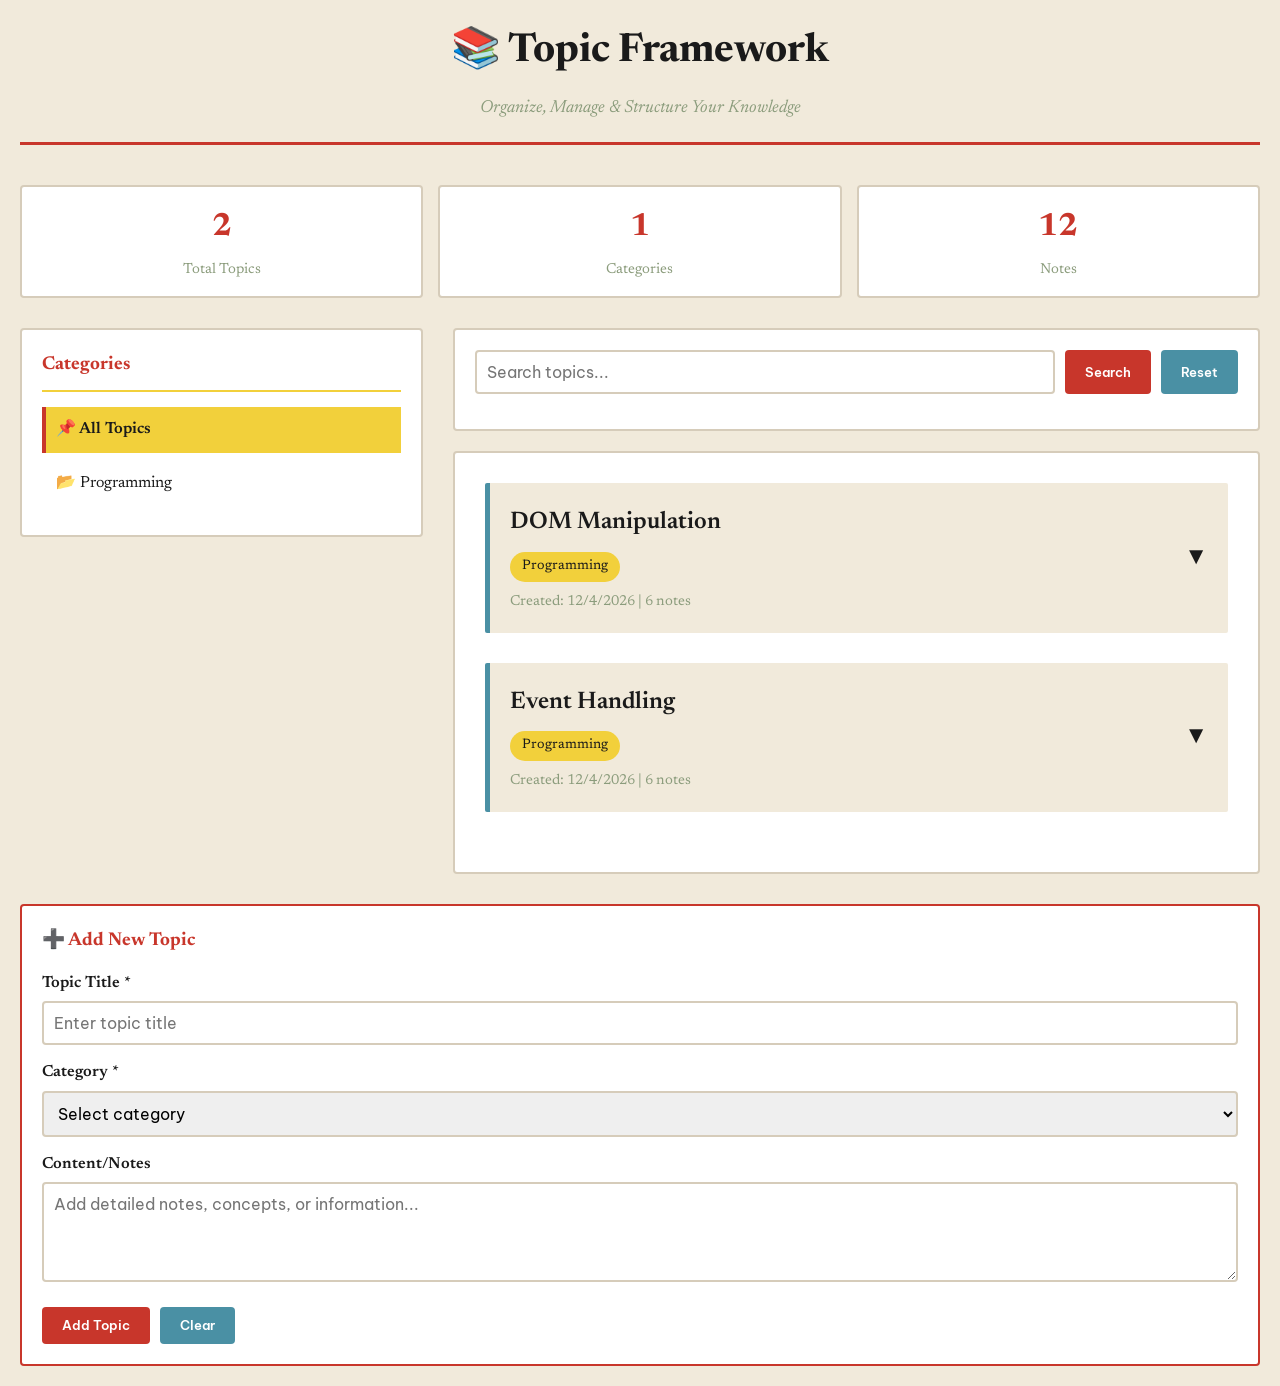
<file: topic-framework.html>
<!DOCTYPE html>
<html lang="en">
<head>
  <meta charset="UTF-8">
  <meta name="viewport" content="width=device-width, initial-scale=1.0">
  <title>Topic Framework - Notes & Organization</title>
  <link rel="preconnect" href="https://fonts.googleapis.com">
  <link rel="preconnect" href="https://fonts.gstatic.com" crossorigin>
  <link href="https://fonts.googleapis.com/css2?family=Newsreader:wght@400;600;700&family=Be+Vietnam+Pro:wght@400;500;600&display=swap" rel="stylesheet">
  <style>
    * {
      margin: 0;
      padding: 0;
      box-sizing: border-box;
    }

    :root {
      --paper: #f1eadb;
      --ink: #1a1a1a;
      --oxblood: #c8362b;
      --note: #f2d03b;
      --line: #d6ccba;
      --sage: #8b9c7c;
      --blue: #4a90a4;
    }

    body {
      font-family: 'Newsreader', serif;
      background: var(--paper);
      color: var(--ink);
      line-height: 1.6;
    }

    .container {
      max-width: 1400px;
      margin: 0 auto;
      padding: 20px;
    }

    header {
      text-align: center;
      margin-bottom: 40px;
      border-bottom: 3px solid var(--oxblood);
      padding-bottom: 20px;
    }

    h1 {
      font-size: 2.5em;
      margin-bottom: 10px;
    }

    .header-subtitle {
      font-size: 1.1em;
      color: var(--sage);
      font-style: italic;
    }

    .main-content {
      display: grid;
      grid-template-columns: 1fr 2fr;
      gap: 30px;
      margin-bottom: 30px;
    }

    /* SIDEBAR - CATEGORY NAVIGATION */
    .sidebar {
      background: white;
      border: 2px solid var(--line);
      padding: 20px;
      border-radius: 4px;
      height: fit-content;
    }

    .sidebar h3 {
      color: var(--oxblood);
      margin-bottom: 15px;
      border-bottom: 2px solid var(--note);
      padding-bottom: 10px;
    }

    .category-list {
      list-style: none;
    }

    .category-item {
      margin: 8px 0;
      padding: 10px;
      cursor: pointer;
      border-left: 4px solid transparent;
      transition: all 0.3s ease;
    }

    .category-item:hover {
      background: var(--paper);
      border-left-color: var(--oxblood);
      padding-left: 15px;
    }

    .category-item.active {
      background: var(--note);
      border-left-color: var(--oxblood);
      font-weight: 600;
    }

    /* SEARCH & CONTROLS */
    .controls {
      background: white;
      border: 2px solid var(--line);
      padding: 20px;
      margin-bottom: 20px;
      border-radius: 4px;
    }

    .search-container {
      display: flex;
      gap: 10px;
      margin-bottom: 15px;
    }

    input[type="text"] {
      flex: 1;
      padding: 10px;
      border: 2px solid var(--line);
      border-radius: 4px;
      font-family: 'Be Vietnam Pro', sans-serif;
      font-size: 1em;
    }

    input[type="text"]:focus {
      outline: none;
      border-color: var(--oxblood);
      box-shadow: 0 0 0 3px rgba(200, 54, 43, 0.1);
    }

    .btn {
      padding: 10px 20px;
      border: none;
      background: var(--oxblood);
      color: white;
      border-radius: 4px;
      cursor: pointer;
      font-family: 'Be Vietnam Pro', sans-serif;
      font-weight: 600;
      transition: all 0.3s ease;
    }

    .btn:hover {
      background: #a02520;
      transform: translateY(-2px);
    }

    .btn-secondary {
      background: var(--blue);
    }

    .btn-secondary:hover {
      background: #3a6d82;
    }

    /* MAIN CONTENT AREA */
    .content-area {
      background: white;
      border: 2px solid var(--line);
      padding: 30px;
      border-radius: 4px;
    }

    .topic-item {
      margin-bottom: 30px;
      padding: 20px;
      background: var(--paper);
      border-left: 5px solid var(--blue);
      border-radius: 2px;
      cursor: pointer;
      transition: all 0.3s ease;
      position: relative;
    }

    .topic-item:hover {
      box-shadow: 0 4px 12px rgba(0, 0, 0, 0.1);
      transform: translateY(-2px);
    }

    .topic-item.expanded {
      background: white;
      border-left-color: var(--oxblood);
    }

    .topic-header {
      display: flex;
      justify-content: space-between;
      align-items: center;
      cursor: pointer;
    }

    .topic-title {
      font-size: 1.5em;
      font-weight: 600;
      color: var(--ink);
      margin-bottom: 5px;
    }

    .topic-category {
      display: inline-block;
      background: var(--note);
      padding: 4px 12px;
      border-radius: 20px;
      font-size: 0.85em;
      margin-top: 5px;
    }

    .topic-meta {
      font-size: 0.9em;
      color: var(--sage);
      margin-top: 8px;
    }

    .expand-icon {
      font-size: 1.5em;
      transition: transform 0.3s ease;
    }

    .topic-item.expanded .expand-icon {
      transform: rotate(180deg);
    }

    .topic-content {
      max-height: 0;
      overflow: hidden;
      transition: max-height 0.3s ease;
      margin-top: 0;
    }

    .topic-item.expanded .topic-content {
      max-height: 2000px;
      margin-top: 15px;
      padding-top: 15px;
      border-top: 2px dashed var(--line);
    }

    .subtopic {
      margin-bottom: 15px;
      padding: 10px;
      background: white;
      border-radius: 2px;
      border-left: 3px solid var(--sage);
    }

    .subtopic-title {
      font-weight: 600;
      color: var(--blue);
      margin-bottom: 5px;
    }

    .notes-list {
      list-style: none;
      margin-left: 10px;
    }

    .notes-list li {
      padding: 5px 0;
      margin: 5px 0;
    }

    .notes-list li:before {
      content: "▸ ";
      color: var(--oxblood);
      margin-right: 8px;
      font-weight: bold;
    }

    /* ADD NEW TOPIC FORM */
    .form-section {
      background: white;
      border: 2px solid var(--oxblood);
      padding: 20px;
      margin-top: 30px;
      border-radius: 4px;
    }

    .form-group {
      margin-bottom: 15px;
    }

    label {
      display: block;
      margin-bottom: 5px;
      font-weight: 600;
      color: var(--ink);
    }

    input, textarea, select {
      width: 100%;
      padding: 10px;
      border: 2px solid var(--line);
      border-radius: 4px;
      font-family: 'Be Vietnam Pro', sans-serif;
      font-size: 1em;
    }

    textarea {
      resize: vertical;
      min-height: 100px;
    }

    input:focus, textarea:focus, select:focus {
      outline: none;
      border-color: var(--oxblood);
      box-shadow: 0 0 0 3px rgba(200, 54, 43, 0.1);
    }

    .form-buttons {
      display: flex;
      gap: 10px;
      margin-top: 15px;
    }

    /* STATISTICS */
    .stats {
      display: grid;
      grid-template-columns: repeat(auto-fit, minmax(150px, 1fr));
      gap: 15px;
      margin-bottom: 30px;
    }

    .stat-card {
      background: white;
      border: 2px solid var(--line);
      padding: 15px;
      text-align: center;
      border-radius: 4px;
    }

    .stat-number {
      font-size: 2em;
      font-weight: 700;
      color: var(--oxblood);
    }

    .stat-label {
      font-size: 0.9em;
      color: var(--sage);
      margin-top: 5px;
    }

    @media (max-width: 768px) {
      .main-content {
        grid-template-columns: 1fr;
      }

      h1 {
        font-size: 1.8em;
      }

      .stats {
        grid-template-columns: repeat(2, 1fr);
      }
    }
  </style>
</head>
<body>
  <div class="container">
    <!-- HEADER -->
    <header>
      <h1>📚 Topic Framework</h1>
      <p class="header-subtitle">Organize, Manage & Structure Your Knowledge</p>
    </header>

    <!-- STATISTICS -->
    <div class="stats">
      <div class="stat-card">
        <div class="stat-number" id="totalTopics">0</div>
        <div class="stat-label">Total Topics</div>
      </div>
      <div class="stat-card">
        <div class="stat-number" id="totalCategories">0</div>
        <div class="stat-label">Categories</div>
      </div>
      <div class="stat-card">
        <div class="stat-number" id="totalNotes">0</div>
        <div class="stat-label">Notes</div>
      </div>
    </div>

    <!-- MAIN CONTENT -->
    <div class="main-content">
      <!-- SIDEBAR -->
      <aside class="sidebar">
        <h3>Categories</h3>
        <ul class="category-list" id="categoryList">
          <li class="category-item active" data-category="all">📌 All Topics</li>
        </ul>
      </aside>

      <!-- CONTENT AREA -->
      <div>
        <!-- CONTROLS -->
        <div class="controls">
          <div class="search-container">
            <input type="text" id="searchInput" placeholder="Search topics...">
            <button class="btn" onclick="searchTopics()">Search</button>
            <button class="btn btn-secondary" onclick="resetSearch()">Reset</button>
          </div>
        </div>

        <!-- TOPICS LIST -->
        <div class="content-area">
          <div id="topicsList"></div>
        </div>
      </div>
    </div>

    <!-- ADD NEW TOPIC FORM -->
    <div class="form-section">
      <h3 style="color: var(--oxblood); margin-bottom: 15px;">➕ Add New Topic</h3>
      <form onsubmit="addTopic(event)">
        <div class="form-group">
          <label for="topicTitle">Topic Title *</label>
          <input type="text" id="topicTitle" placeholder="Enter topic title" required>
        </div>

        <div class="form-group">
          <label for="topicCategory">Category *</label>
          <select id="topicCategory" required>
            <option value="">Select category</option>
            <option value="Programming">Programming</option>
            <option value="Design">Design</option>
            <option value="Database">Database</option>
            <option value="DevOps">DevOps</option>
            <option value="Security">Security</option>
            <option value="Other">Other</option>
          </select>
        </div>

        <div class="form-group">
          <label for="topicContent">Content/Notes</label>
          <textarea id="topicContent" placeholder="Add detailed notes, concepts, or information..."></textarea>
        </div>

        <div class="form-buttons">
          <button type="submit" class="btn">Add Topic</button>
          <button type="reset" class="btn btn-secondary">Clear</button>
        </div>
      </form>
    </div>
  </div>

  <script>
    // DATA STRUCTURE
    let topics = [
      {
        id: 1,
        title: "DOM Manipulation",
        category: "Programming",
        content: "Master selecting, modifying, and manipulating HTML elements",
        subtopics: [
          {
            title: "Selecting Elements",
            notes: [
              "getElementById() - Select by ID",
              "querySelector() - CSS selectors",
              "querySelectorAll() - Multiple elements"
            ]
          },
          {
            title: "Modifying Content",
            notes: [
              "textContent - Change text",
              "innerHTML - Change HTML",
              "setAttribute() - Modify attributes"
            ]
          }
        ],
        date: new Date().toLocaleDateString(),
        noteCount: 6
      },
      {
        id: 2,
        title: "Event Handling",
        category: "Programming",
        content: "Learn how to respond to user interactions",
        subtopics: [
          {
            title: "Event Types",
            notes: [
              "click - Mouse click event",
              "keydown/keyup - Keyboard events",
              "change - Form input changes"
            ]
          },
          {
            title: "Event Listeners",
            notes: [
              "addEventListener() - Add event listener",
              "removeEventListener() - Remove event",
              "Event delegation - Efficient handling"
            ]
          }
        ],
        date: new Date().toLocaleDateString(),
        noteCount: 6
      }
    ];

    let categories = ['Programming', 'Design', 'Database', 'DevOps', 'Security', 'Other'];
    let currentFilter = 'all';

    // Initialize
    function init() {
      updateCategories();
      renderTopics();
      updateStats();
    }

    // Update category list
    function updateCategories() {
      const categoryList = document.getElementById('categoryList');
      const categorySet = new Set(topics.map(t => t.category));
      
      categories.forEach(cat => {
        if (!Array.from(categorySet).includes(cat) && topics.length > 0) return;
        
        const exists = Array.from(categoryList.children).some(
          item => item.dataset.category === cat
        );
        
        if (!exists && topics.some(t => t.category === cat)) {
          const li = document.createElement('li');
          li.className = 'category-item';
          li.dataset.category = cat;
          li.textContent = `📂 ${cat}`;
          li.onclick = () => filterByCategory(cat);
          categoryList.appendChild(li);
        }
      });
    }

    // Filter by category
    function filterByCategory(category) {
      currentFilter = category;
      document.querySelectorAll('.category-item').forEach(item => {
        item.classList.remove('active');
      });
      event.target.classList.add('active');
      renderTopics();
    }

    // Render topics
    function renderTopics() {
      const topicsList = document.getElementById('topicsList');
      topicsList.innerHTML = '';

      let filtered = topics;
      if (currentFilter !== 'all') {
        filtered = topics.filter(t => t.category === currentFilter);
      }

      if (filtered.length === 0) {
        topicsList.innerHTML = '<p style="text-align: center; color: var(--sage);">No topics found. Create one to get started! 📝</p>';
        return;
      }

      filtered.forEach((topic, index) => {
        const topicDiv = document.createElement('div');
        topicDiv.className = 'topic-item';
        topicDiv.innerHTML = `
          <div class="topic-header" onclick="toggleTopic(this)">
            <div>
              <div class="topic-title">${topic.title}</div>
              <div class="topic-category">${topic.category}</div>
              <div class="topic-meta">Created: ${topic.date} | ${topic.noteCount} notes</div>
            </div>
            <div class="expand-icon">▼</div>
          </div>
          <div class="topic-content">
            <p>${topic.content}</p>
            ${topic.subtopics.map(sub => `
              <div class="subtopic">
                <div class="subtopic-title">${sub.title}</div>
                <ul class="notes-list">
                  ${sub.notes.map(note => `<li>${note}</li>`).join('')}
                </ul>
              </div>
            `).join('')}
            <button class="btn btn-secondary" style="margin-top: 10px; font-size: 0.9em;" onclick="deleteTopic(${topic.id})">🗑️ Delete Topic</button>
          </div>
        `;
        topicsList.appendChild(topicDiv);
      });
    }

    // Toggle topic expansion
    function toggleTopic(header) {
      const topicItem = header.closest('.topic-item');
      topicItem.classList.toggle('expanded');
    }

    // Add new topic
    function addTopic(e) {
      e.preventDefault();
      
      const title = document.getElementById('topicTitle').value;
      const category = document.getElementById('topicCategory').value;
      const content = document.getElementById('topicContent').value;

      const newTopic = {
        id: Math.max(...topics.map(t => t.id), 0) + 1,
        title,
        category,
        content: content || 'No content added',
        subtopics: [
          {
            title: 'Overview',
            notes: [content || 'Content pending']
          }
        ],
        date: new Date().toLocaleDateString(),
        noteCount: 1
      };

      topics.push(newTopic);
      
      // Reset form
      e.target.reset();
      
      // Update UI
      updateCategories();
      renderTopics();
      updateStats();
      
      alert('✅ Topic added successfully!');
    }

    // Delete topic
    function deleteTopic(id) {
      if (confirm('Are you sure you want to delete this topic?')) {
        topics = topics.filter(t => t.id !== id);
        updateCategories();
        renderTopics();
        updateStats();
      }
    }

    // Search topics
    function searchTopics() {
      const searchTerm = document.getElementById('searchInput').value.toLowerCase();
      if (!searchTerm) return;

      const results = topics.filter(t => 
        t.title.toLowerCase().includes(searchTerm) ||
        t.content.toLowerCase().includes(searchTerm)
      );

      const topicsList = document.getElementById('topicsList');
      topicsList.innerHTML = '';

      if (results.length === 0) {
        topicsList.innerHTML = '<p style="text-align: center; color: var(--sage);">No results found for "' + searchTerm + '"</p>';
        return;
      }

      results.forEach(topic => {
        const topicDiv = document.createElement('div');
        topicDiv.className = 'topic-item expanded';
        topicDiv.innerHTML = `
          <div class="topic-header">
            <div>
              <div class="topic-title">${topic.title}</div>
              <div class="topic-category">${topic.category}</div>
            </div>
          </div>
          <div class="topic-content" style="max-height: 2000px; margin-top: 15px;">
            <p>${topic.content}</p>
          </div>
        `;
        topicsList.appendChild(topicDiv);
      });
    }

    // Reset search
    function resetSearch() {
      document.getElementById('searchInput').value = '';
      currentFilter = 'all';
      renderTopics();
    }

    // Update statistics
    function updateStats() {
      document.getElementById('totalTopics').textContent = topics.length;
      document.getElementById('totalCategories').textContent = new Set(topics.map(t => t.category)).size;
      document.getElementById('totalNotes').textContent = topics.reduce((sum, t) => sum + t.noteCount, 0);
    }

    // Initialize on load
    window.addEventListener('DOMContentLoaded', init);
  </script>
</body>
</html>
</file>
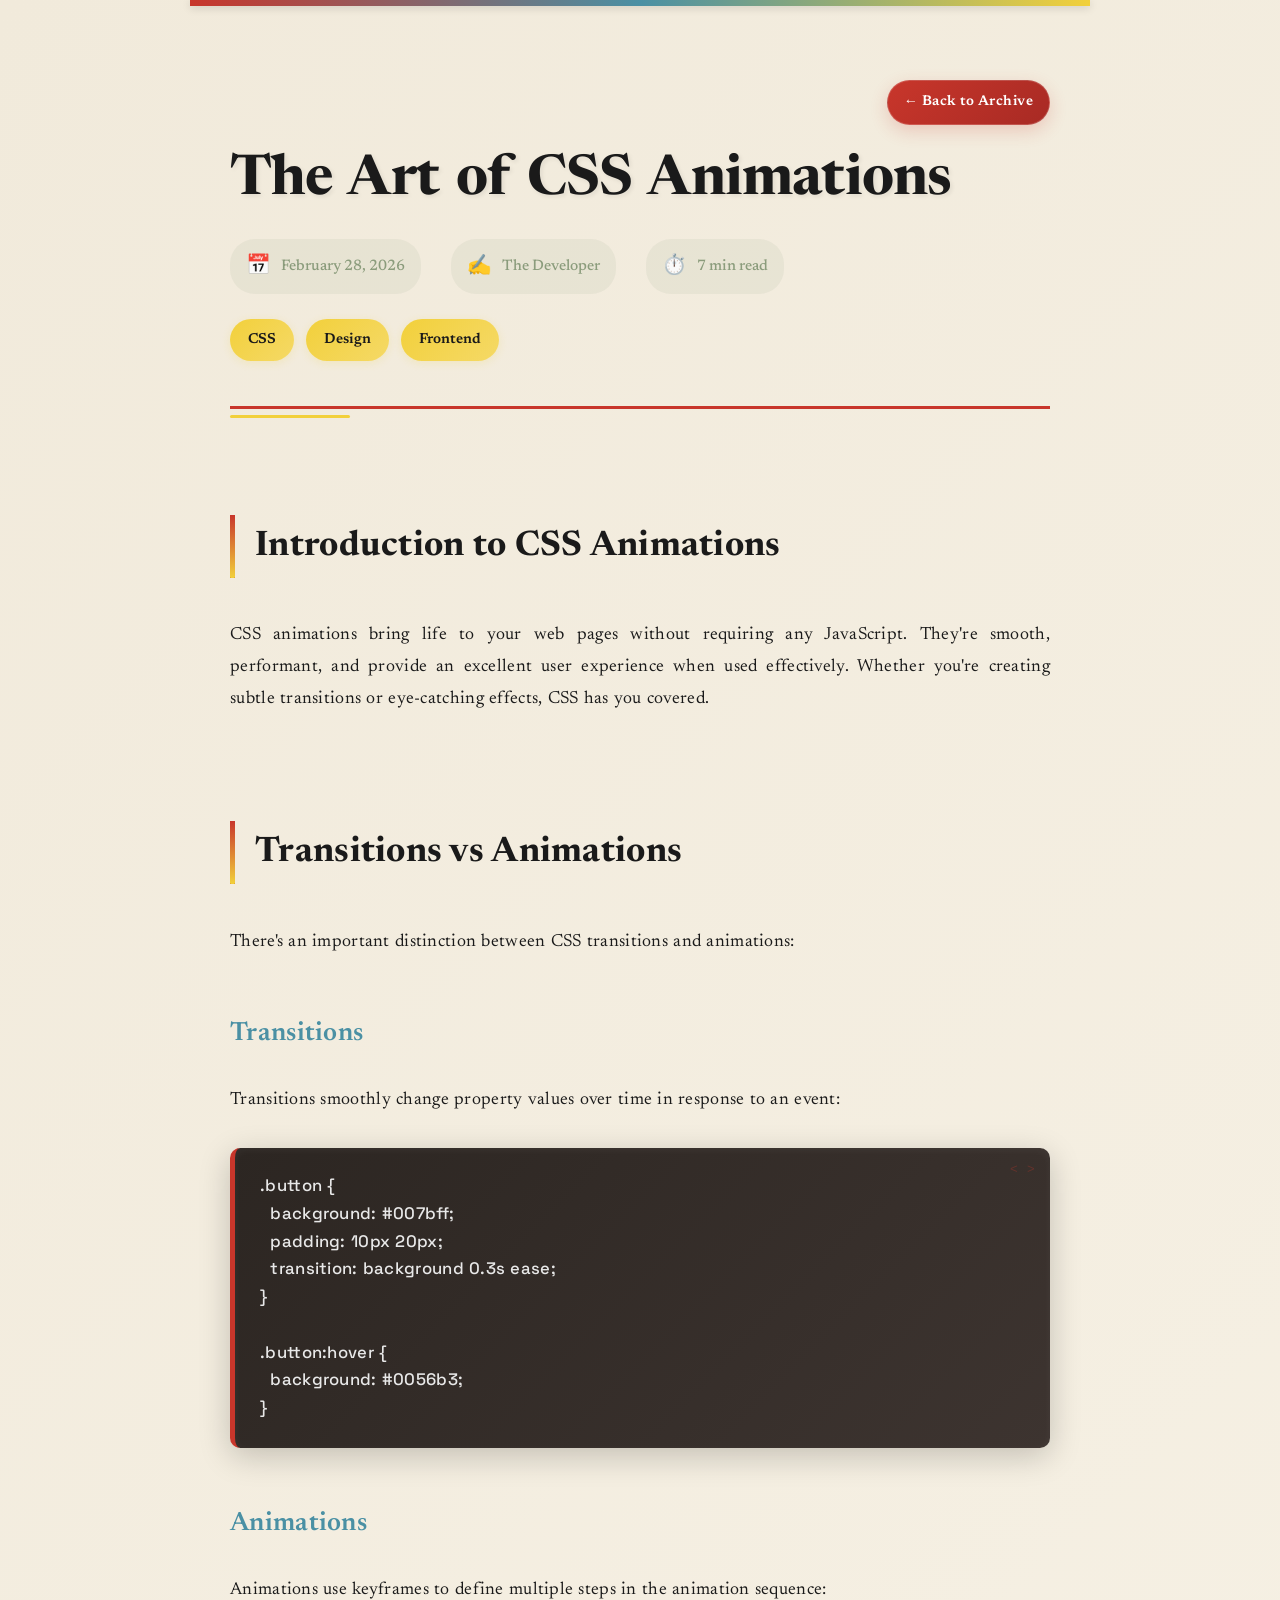
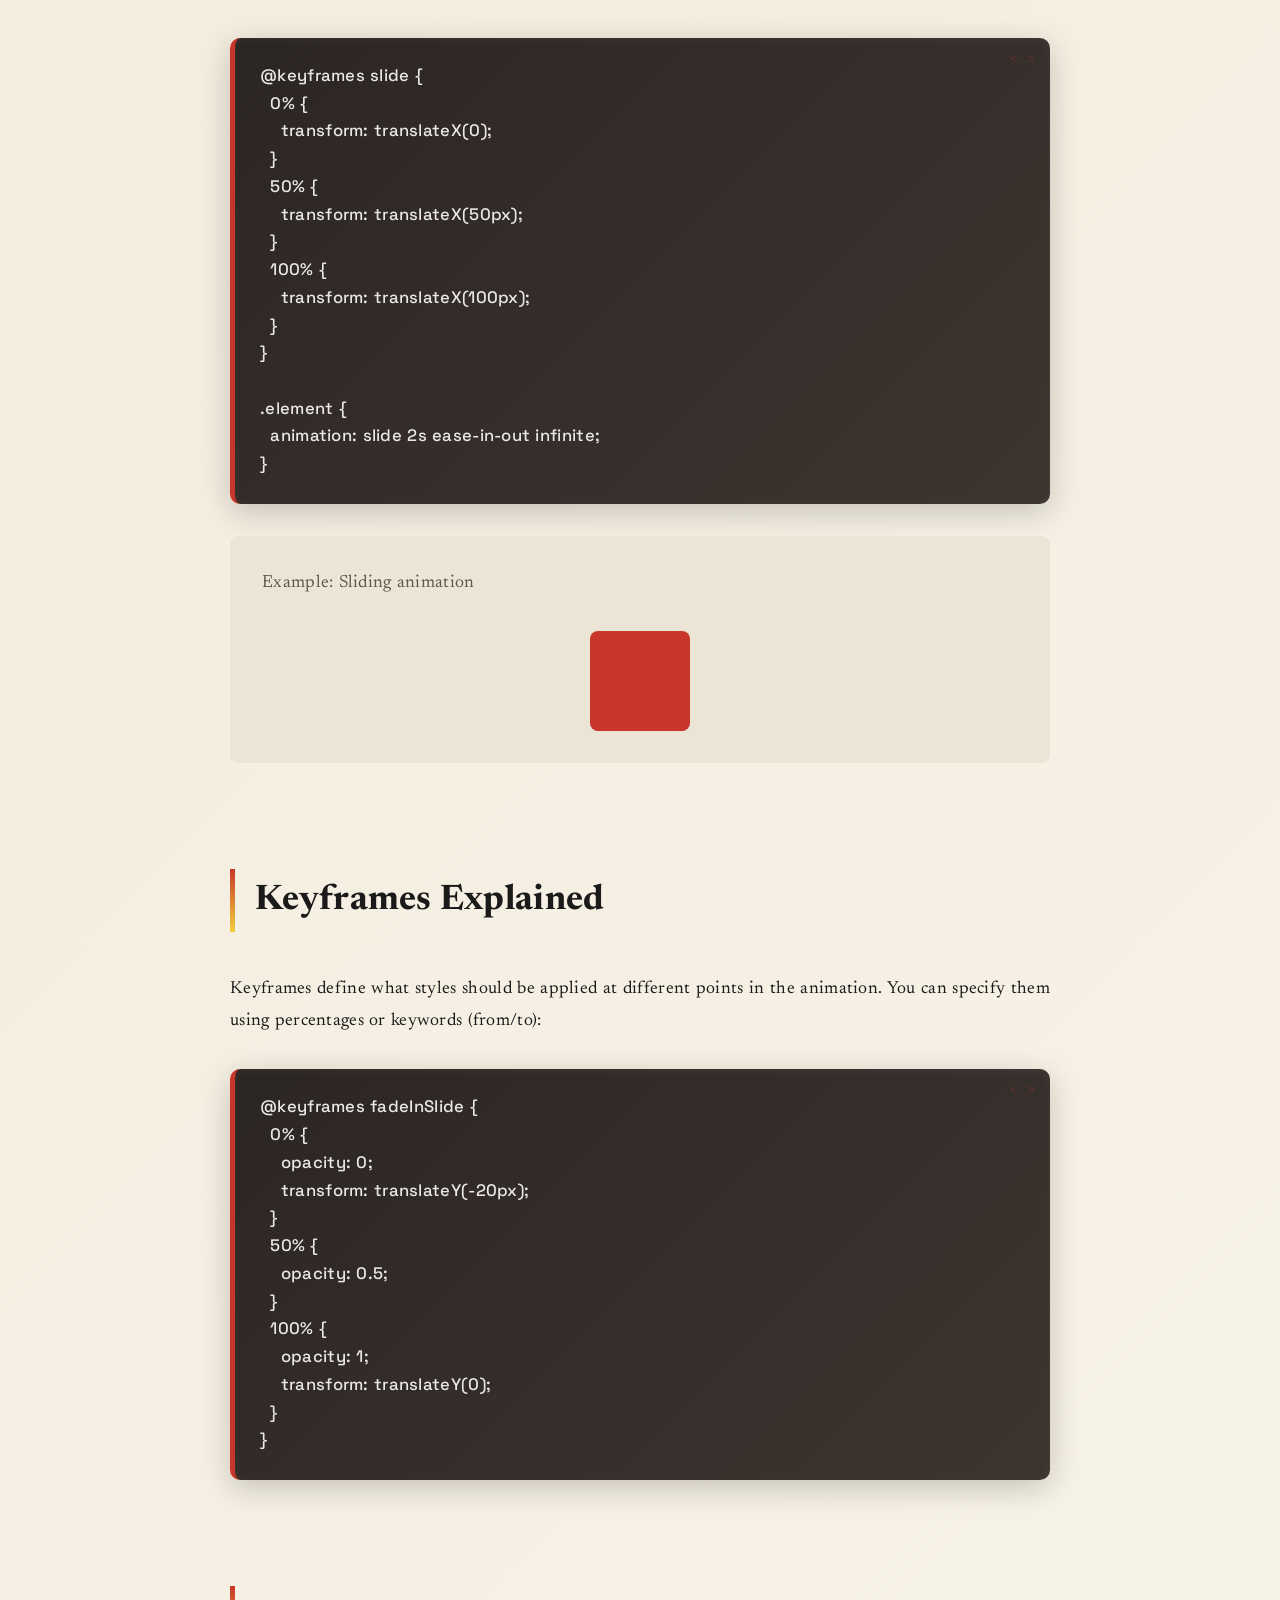
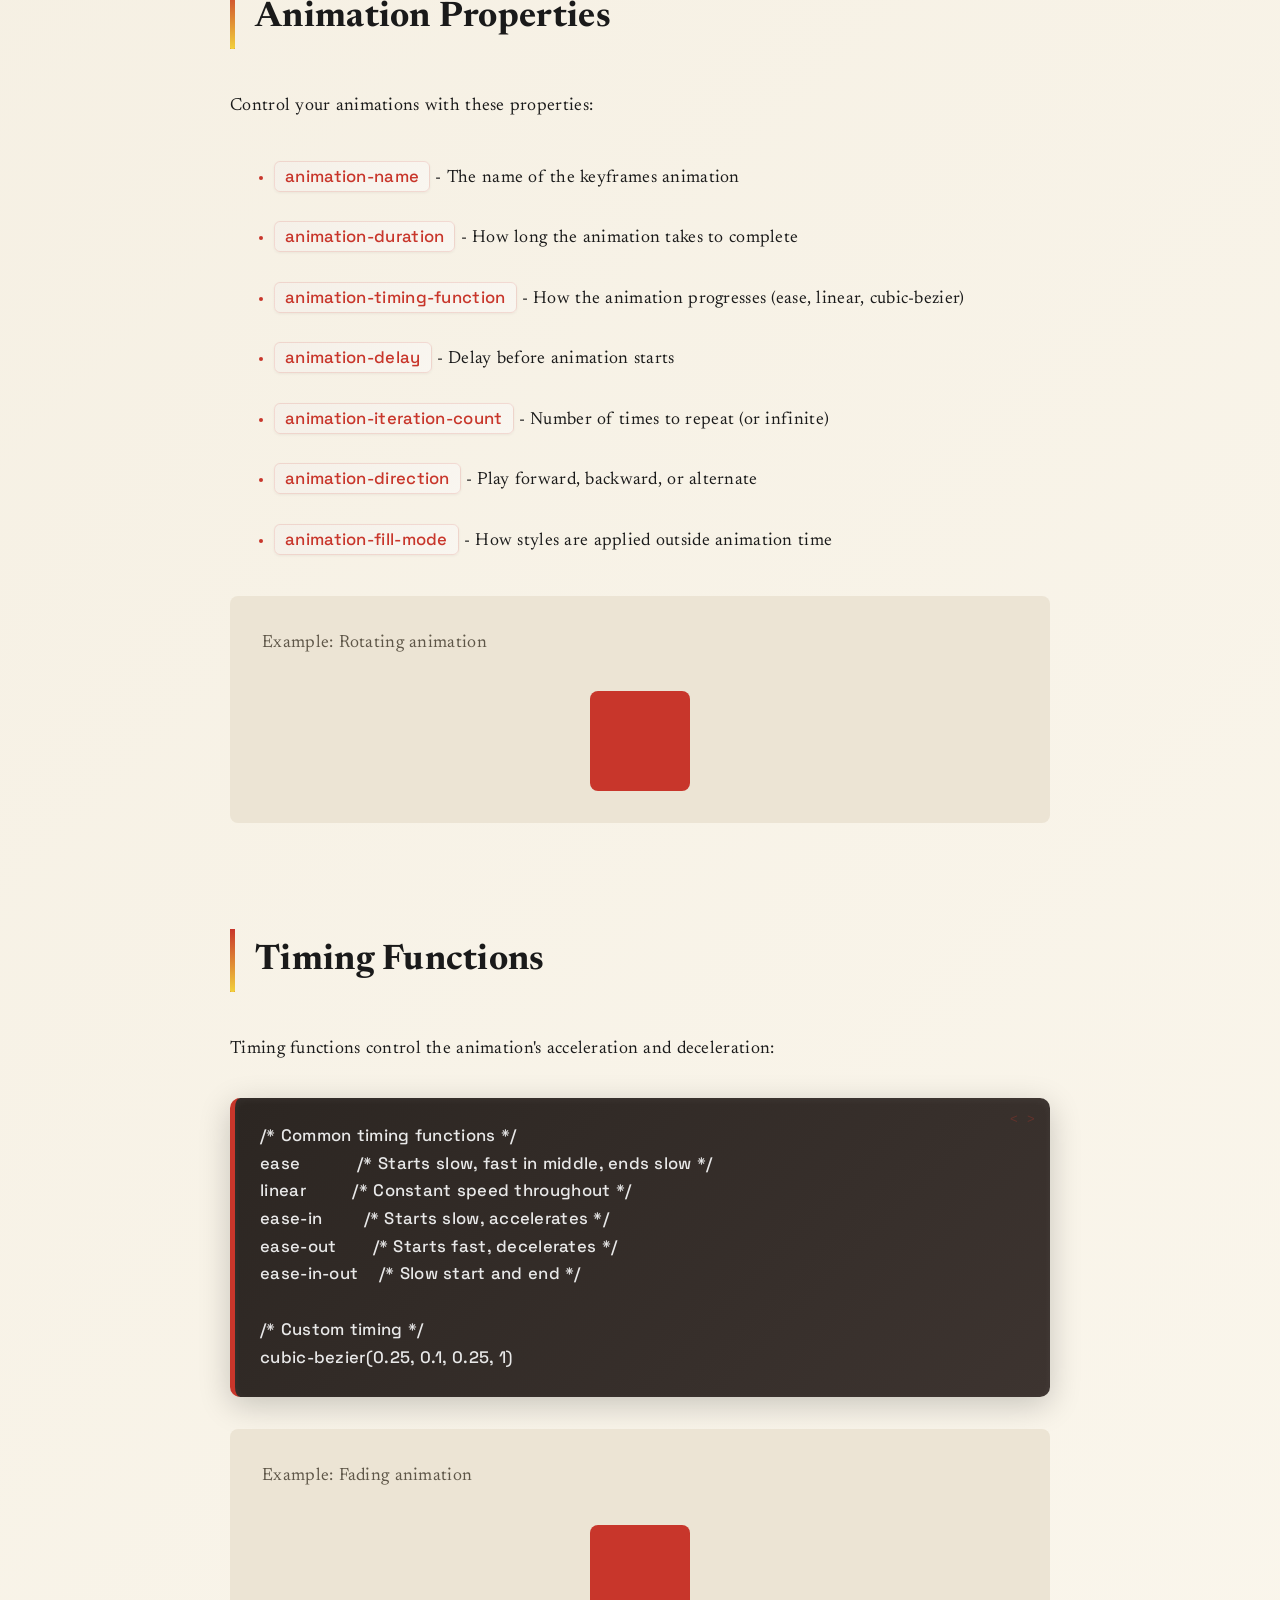
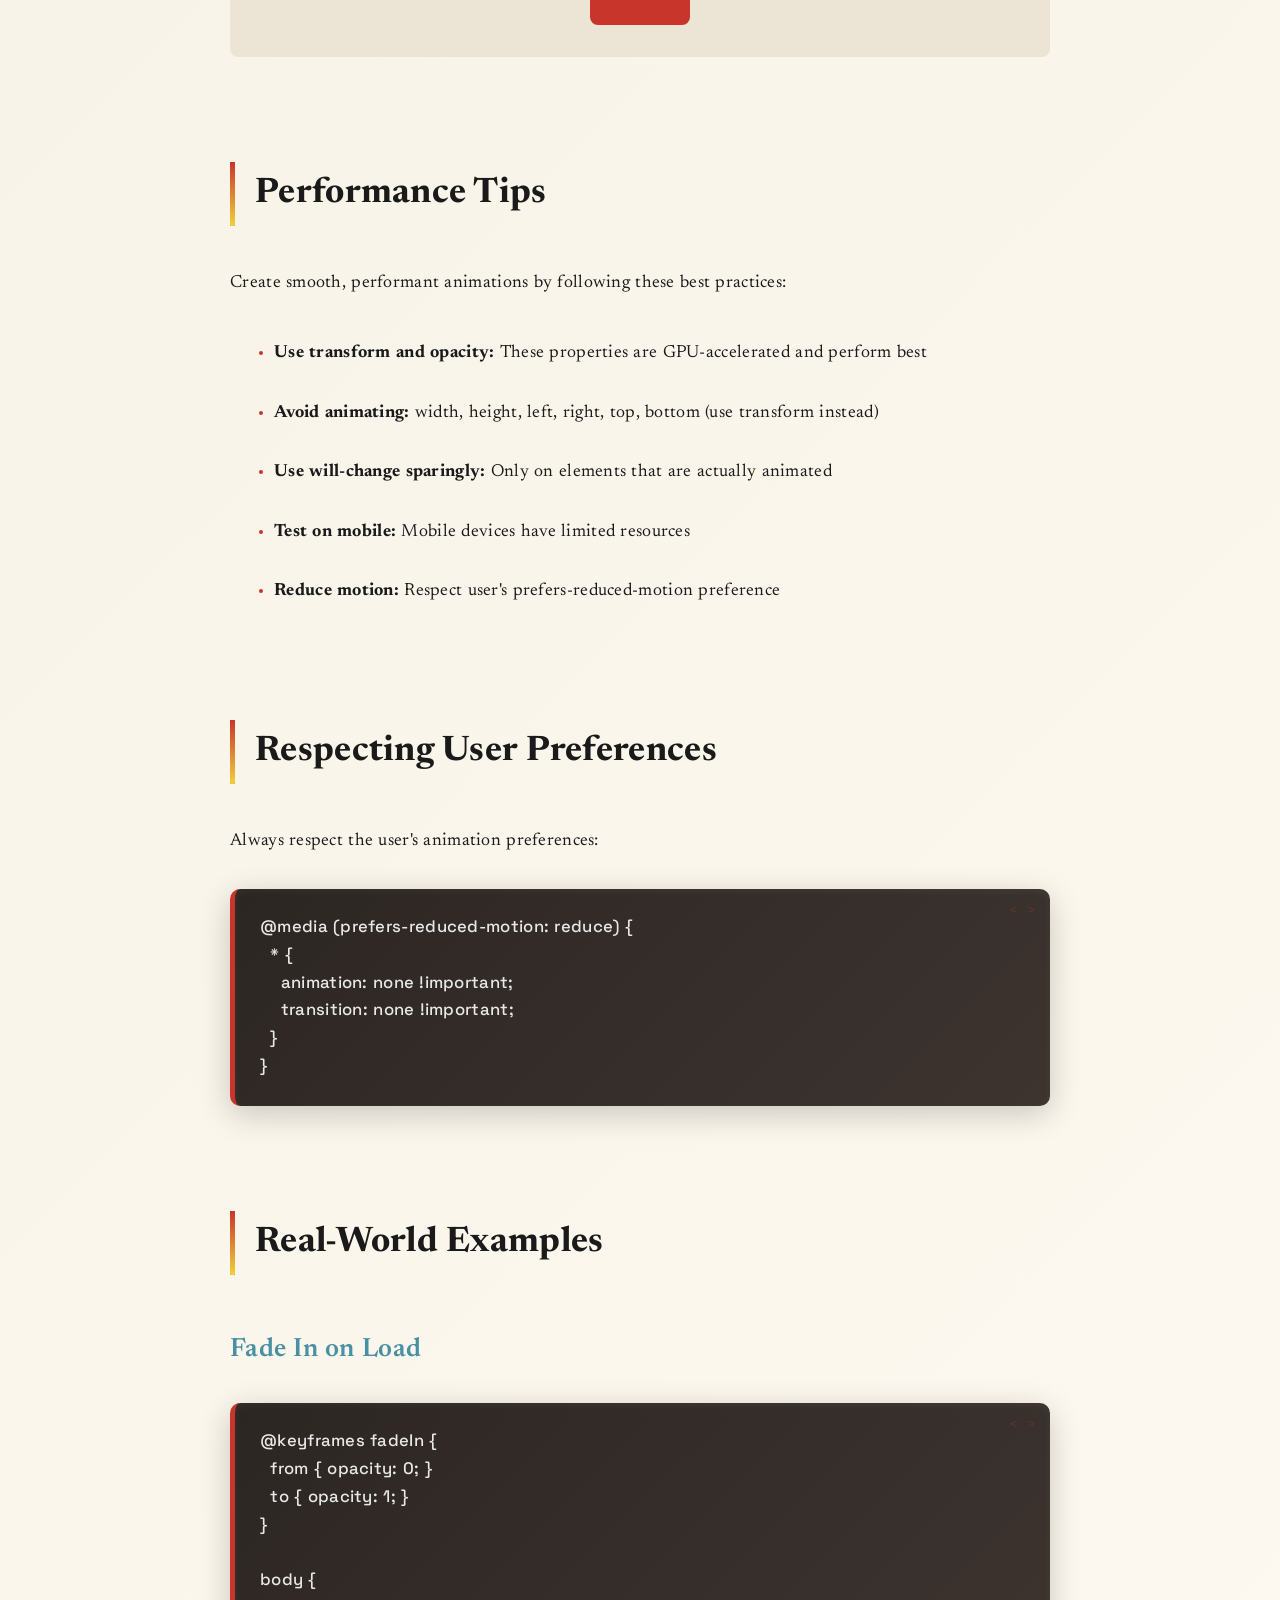
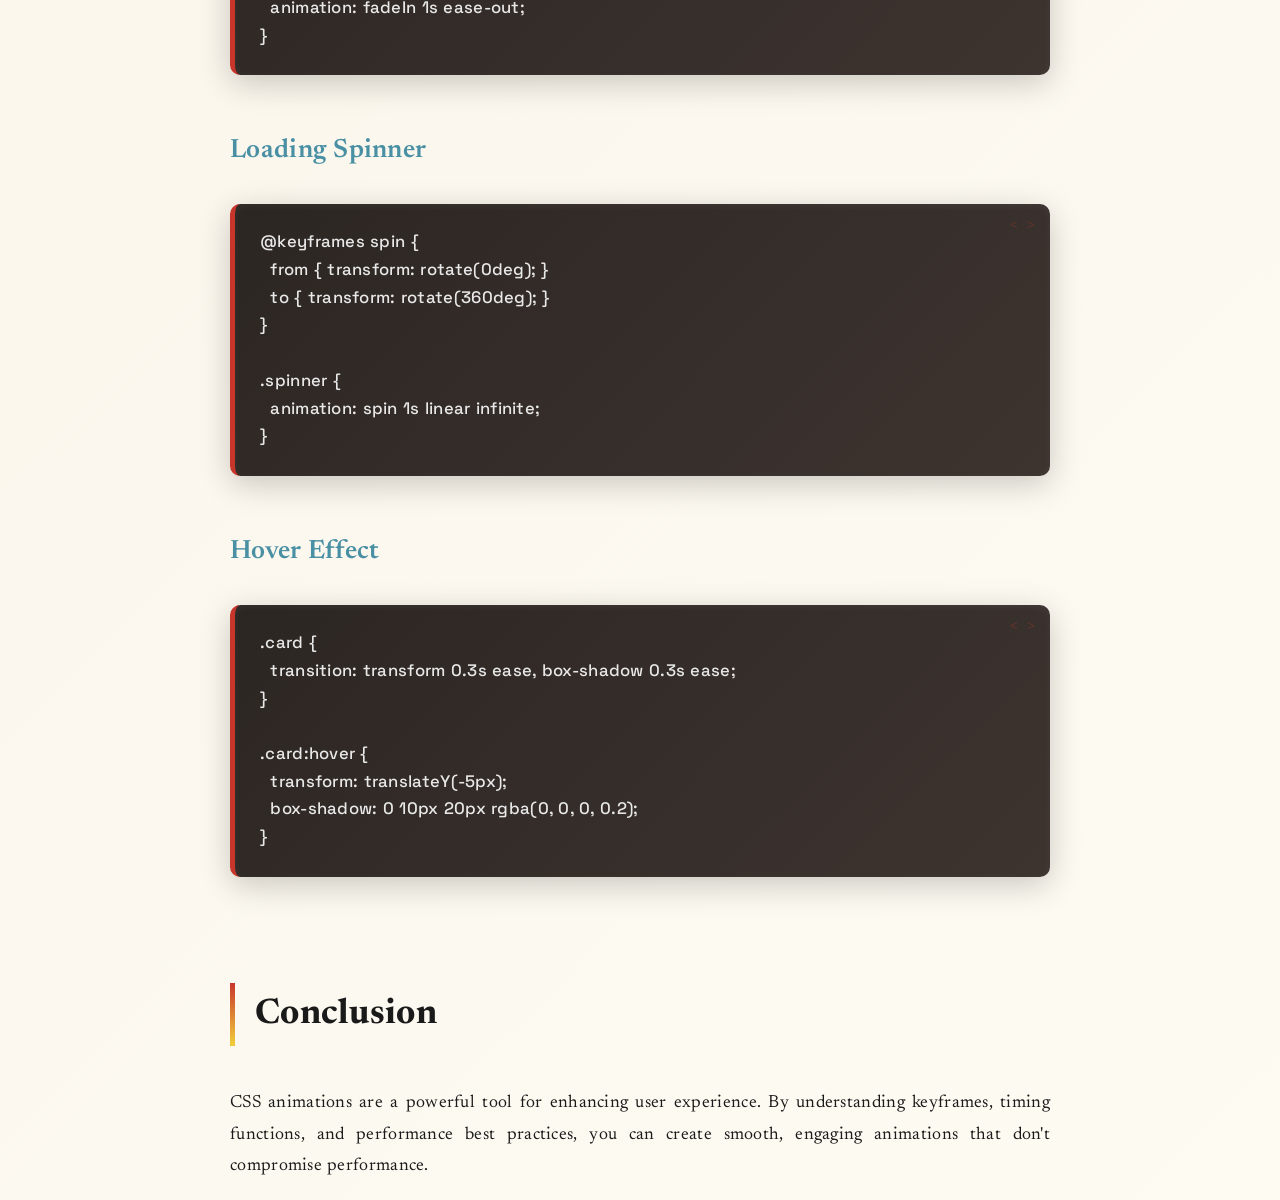
<file: journalist_narrative/blogs/css-animations-guide.html>
<!DOCTYPE html>
<html lang="en">
<head>
  <meta charset="UTF-8">
  <meta name="viewport" content="width=device-width, initial-scale=1.0">
  <title>The Art of CSS Animations - The Scribbler's Journal</title>
  <link rel="preconnect" href="https://fonts.googleapis.com">
  <link rel="preconnect" href="https://fonts.gstatic.com" crossorigin>
  <link href="https://fonts.googleapis.com/css2?family=Be+Vietnam+Pro:wght@400;500;600&family=Caveat:wght@400;600&family=Newsreader:opsz,wght@6..72,400;6..72,500;6..72,600;6..72,700&family=Orbitron:wght@500;700&family=Permanent+Marker&family=Press+Start+2P&family=Space+Grotesk:wght@400;500;600&display=swap" rel="stylesheet">
  <link rel="stylesheet" href="../styles.css">
  <link rel="stylesheet" href="blog-styles.css">
  <style>
    /* Demo animation styles */
    .animation-demo {
      background: var(--paper-soft);
      padding: 2rem;
      border-radius: 8px;
      margin: 2rem 0;
      text-align: center;
      position: relative;
    }

    .demo-box {
      width: 100px;
      height: 100px;
      background: var(--oxblood);
      margin: 0 auto;
      border-radius: 8px;
    }

    .demo-slide {
      animation: demoSlide 2s ease-in-out infinite;
    }

    @keyframes demoSlide {
      0%, 100% { transform: translateX(0); }
      50% { transform: translateX(100px); }
    }

    .demo-rotate {
      animation: demoRotate 2s linear infinite;
    }

    @keyframes demoRotate {
      from { transform: rotate(0deg); }
      to { transform: rotate(360deg); }
    }

    .demo-fade {
      animation: demoFade 2s ease-in-out infinite;
    }

    @keyframes demoFade {
      0%, 100% { opacity: 1; }
      50% { opacity: 0.3; }
    }
  </style>
</head>
<body>
  <div class="blog-post-container">
    <div class="blog-post-header">
      <h1 class="blog-post-title">The Art of CSS Animations</h1>
      <div class="blog-post-meta">
        <div class="blog-post-meta-item">
          <span>📅</span>
          <span>February 28, 2026</span>
        </div>
        <div class="blog-post-meta-item">
          <span>✍️</span>
          <span>The Developer</span>
        </div>
        <div class="blog-post-meta-item">
          <span>⏱️</span>
          <span>7 min read</span>
        </div>
      </div>
      <div class="blog-post-tags">
        <span class="blog-tag">CSS</span>
        <span class="blog-tag">Design</span>
        <span class="blog-tag">Frontend</span>
      </div>
    </div>

    <div class="blog-post-content">
      <h2>Introduction to CSS Animations</h2>
      <p>CSS animations bring life to your web pages without requiring any JavaScript. They're smooth, performant, and provide an excellent user experience when used effectively. Whether you're creating subtle transitions or eye-catching effects, CSS has you covered.</p>

      <h2>Transitions vs Animations</h2>
      <p>There's an important distinction between CSS transitions and animations:</p>

      <h3>Transitions</h3>
      <p>Transitions smoothly change property values over time in response to an event:</p>
      <pre><code>.button {
  background: #007bff;
  padding: 10px 20px;
  transition: background 0.3s ease;
}

.button:hover {
  background: #0056b3;
}</code></pre>

      <h3>Animations</h3>
      <p>Animations use keyframes to define multiple steps in the animation sequence:</p>
      <pre><code>@keyframes slide {
  0% {
    transform: translateX(0);
  }
  50% {
    transform: translateX(50px);
  }
  100% {
    transform: translateX(100px);
  }
}

.element {
  animation: slide 2s ease-in-out infinite;
}</code></pre>

      <div class="animation-demo">
        <p style="color: var(--ink-muted); margin-top: 0;">Example: Sliding animation</p>
        <div class="demo-box demo-slide"></div>
      </div>

      <h2>Keyframes Explained</h2>
      <p>Keyframes define what styles should be applied at different points in the animation. You can specify them using percentages or keywords (from/to):</p>
      <pre><code>@keyframes fadeInSlide {
  0% {
    opacity: 0;
    transform: translateY(-20px);
  }
  50% {
    opacity: 0.5;
  }
  100% {
    opacity: 1;
    transform: translateY(0);
  }
}</code></pre>

      <h2>Animation Properties</h2>
      <p>Control your animations with these properties:</p>
      <ul>
        <li><code>animation-name</code> - The name of the keyframes animation</li>
        <li><code>animation-duration</code> - How long the animation takes to complete</li>
        <li><code>animation-timing-function</code> - How the animation progresses (ease, linear, cubic-bezier)</li>
        <li><code>animation-delay</code> - Delay before animation starts</li>
        <li><code>animation-iteration-count</code> - Number of times to repeat (or infinite)</li>
        <li><code>animation-direction</code> - Play forward, backward, or alternate</li>
        <li><code>animation-fill-mode</code> - How styles are applied outside animation time</li>
      </ul>

      <div class="animation-demo">
        <p style="color: var(--ink-muted); margin-top: 0;">Example: Rotating animation</p>
        <div class="demo-box demo-rotate"></div>
      </div>

      <h2>Timing Functions</h2>
      <p>Timing functions control the animation's acceleration and deceleration:</p>
      <pre><code>/* Common timing functions */
ease           /* Starts slow, fast in middle, ends slow */
linear         /* Constant speed throughout */
ease-in        /* Starts slow, accelerates */
ease-out       /* Starts fast, decelerates */
ease-in-out    /* Slow start and end */

/* Custom timing */
cubic-bezier(0.25, 0.1, 0.25, 1)</code></pre>

      <div class="animation-demo">
        <p style="color: var(--ink-muted); margin-top: 0;">Example: Fading animation</p>
        <div class="demo-box demo-fade"></div>
      </div>

      <h2>Performance Tips</h2>
      <p>Create smooth, performant animations by following these best practices:</p>
      <ul>
        <li><strong>Use transform and opacity:</strong> These properties are GPU-accelerated and perform best</li>
        <li><strong>Avoid animating:</strong> width, height, left, right, top, bottom (use transform instead)</li>
        <li><strong>Use will-change sparingly:</strong> Only on elements that are actually animated</li>
        <li><strong>Test on mobile:</strong> Mobile devices have limited resources</li>
        <li><strong>Reduce motion:</strong> Respect user's prefers-reduced-motion preference</li>
      </ul>

      <h2>Respecting User Preferences</h2>
      <p>Always respect the user's animation preferences:</p>
      <pre><code>@media (prefers-reduced-motion: reduce) {
  * {
    animation: none !important;
    transition: none !important;
  }
}</code></pre>

      <h2>Real-World Examples</h2>
      <h3>Fade In on Load</h3>
      <pre><code>@keyframes fadeIn {
  from { opacity: 0; }
  to { opacity: 1; }
}

body {
  animation: fadeIn 1s ease-out;
}</code></pre>

      <h3>Loading Spinner</h3>
      <pre><code>@keyframes spin {
  from { transform: rotate(0deg); }
  to { transform: rotate(360deg); }
}

.spinner {
  animation: spin 1s linear infinite;
}</code></pre>

      <h3>Hover Effect</h3>
      <pre><code>.card {
  transition: transform 0.3s ease, box-shadow 0.3s ease;
}

.card:hover {
  transform: translateY(-5px);
  box-shadow: 0 10px 20px rgba(0, 0, 0, 0.2);
}</code></pre>

      <h2>Conclusion</h2>
      <p>CSS animations are a powerful tool for enhancing user experience. By understanding keyframes, timing functions, and performance best practices, you can create smooth, engaging animations that don't compromise performance.</p>
    </div>

    <div class="blog-navigation">
      <a href="index.html" class="nav-button prev">Back to Blog</a>
      <a href="../index.html" class="nav-button next">Back to Journal</a>
    </div>
  </div>

  <script src="blog-animation.js"></script>
</body>
</html>
</file>
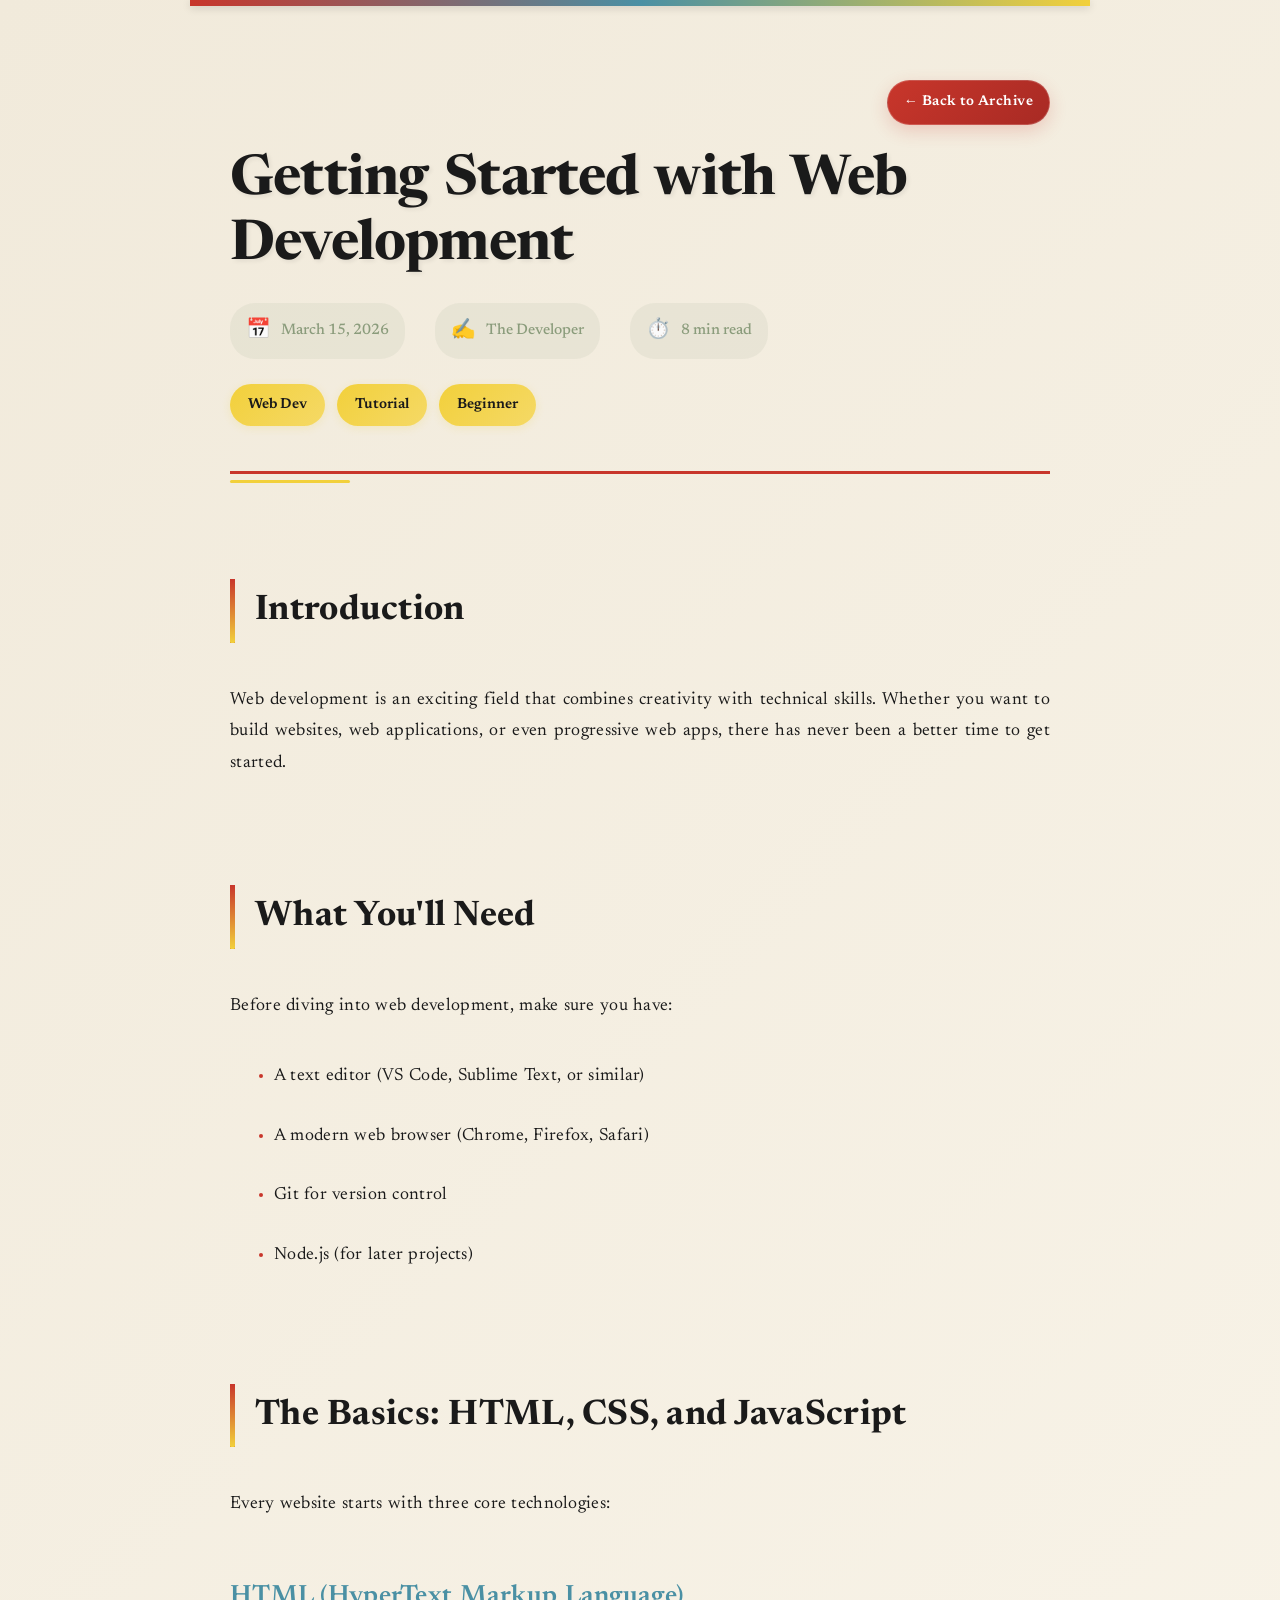
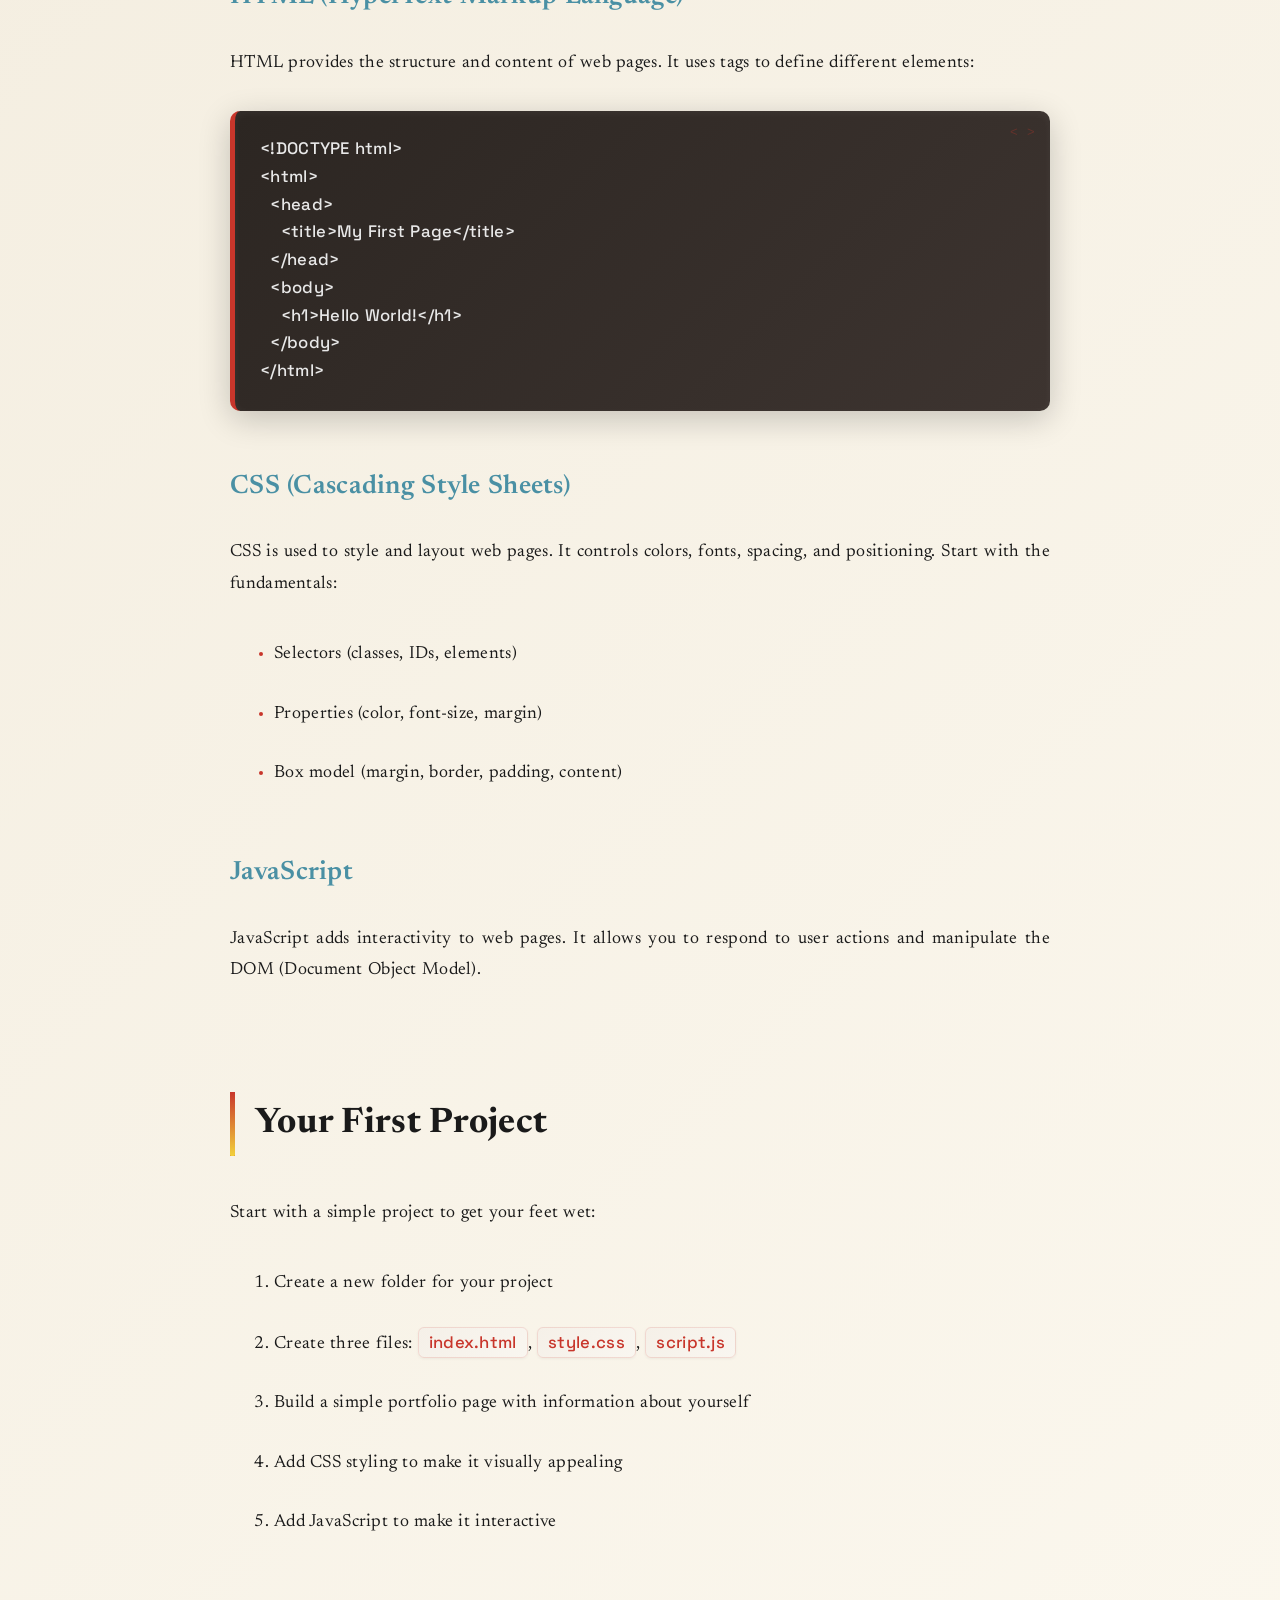
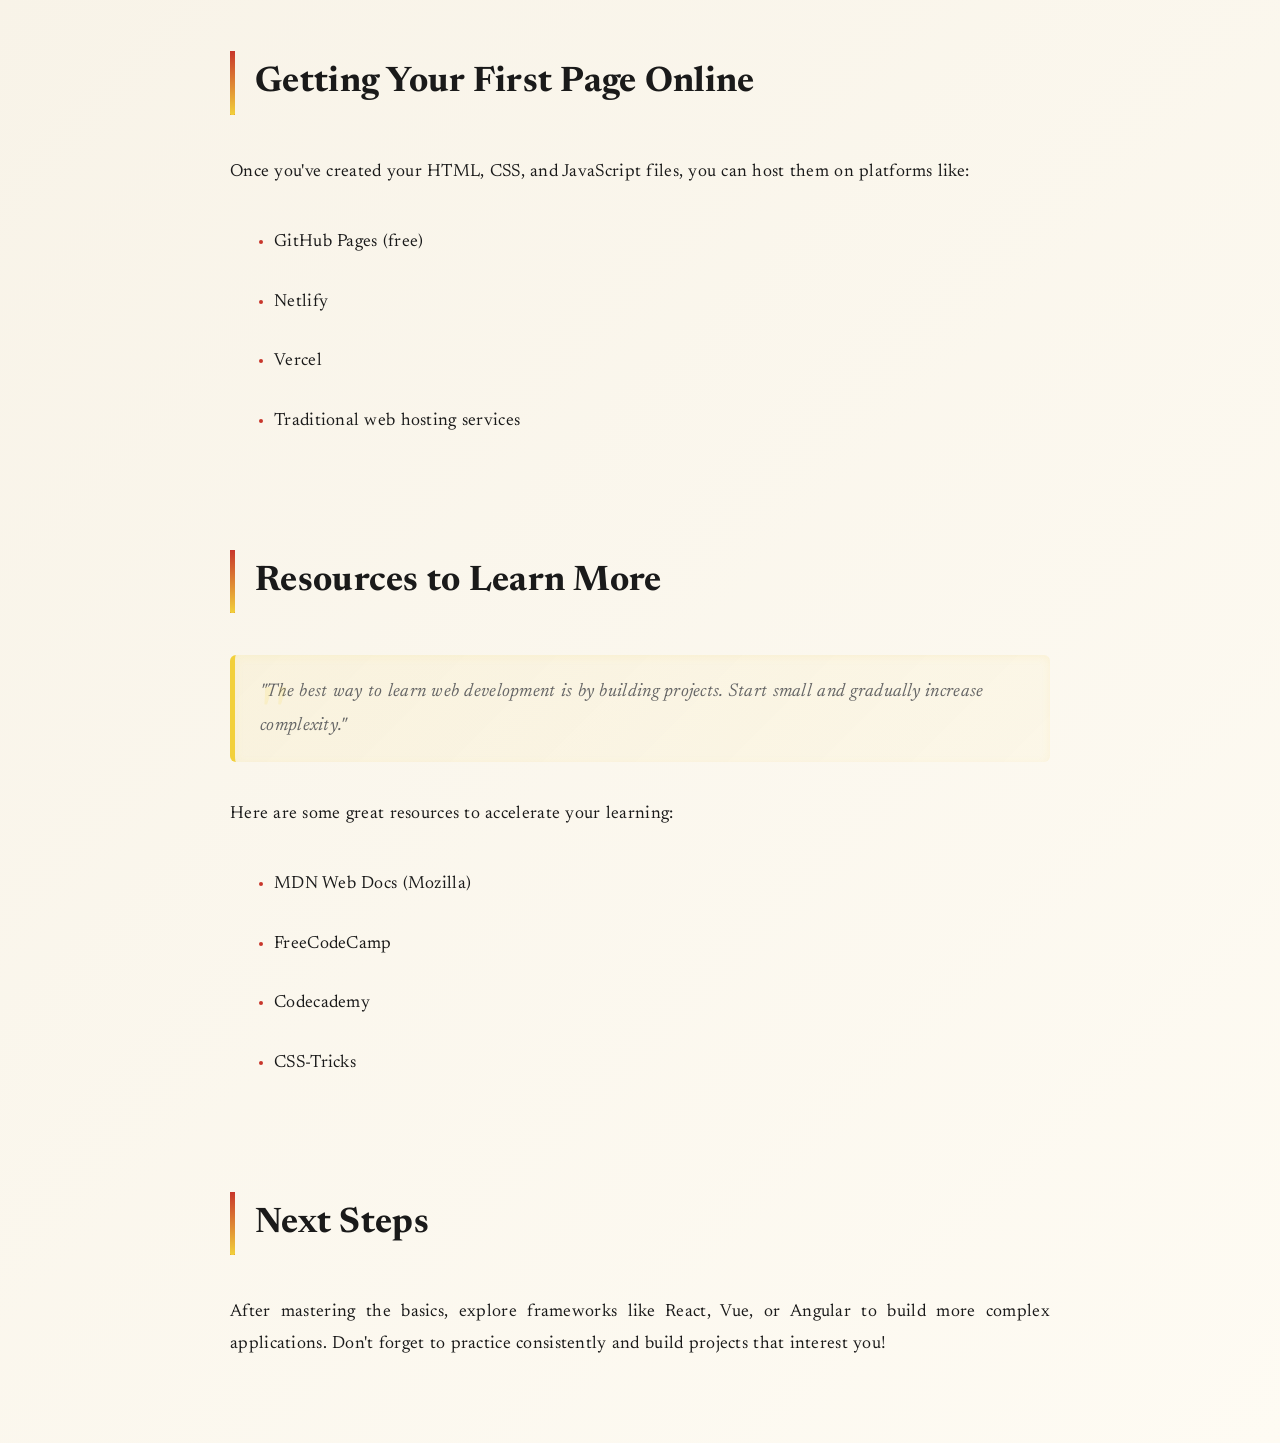
<file: journalist_narrative/blogs/getting-started-web-dev.html>
<!DOCTYPE html>
<html lang="en">
<head>
  <meta charset="UTF-8">
  <meta name="viewport" content="width=device-width, initial-scale=1.0">
  <title>Getting Started with Web Development - The Scribbler's Journal</title>
  <link rel="preconnect" href="https://fonts.googleapis.com">
  <link rel="preconnect" href="https://fonts.gstatic.com" crossorigin>
  <link href="https://fonts.googleapis.com/css2?family=Be+Vietnam+Pro:wght@400;500;600&family=Caveat:wght@400;600&family=Newsreader:opsz,wght@6..72,400;6..72,500;6..72,600;6..72,700&family=Orbitron:wght@500;700&family=Permanent+Marker&family=Press+Start+2P&family=Space+Grotesk:wght@400;500;600&display=swap" rel="stylesheet">
  <link rel="stylesheet" href="../styles.css">
  <link rel="stylesheet" href="blog-styles.css">
</head>
<body>
  <div class="blog-post-container">
    <div class="blog-post-header">
      <h1 class="blog-post-title">Getting Started with Web Development</h1>
      <div class="blog-post-meta">
        <div class="blog-post-meta-item">
          <span>📅</span>
          <span>March 15, 2026</span>
        </div>
        <div class="blog-post-meta-item">
          <span>✍️</span>
          <span>The Developer</span>
        </div>
        <div class="blog-post-meta-item">
          <span>⏱️</span>
          <span>8 min read</span>
        </div>
      </div>
      <div class="blog-post-tags">
        <span class="blog-tag">Web Dev</span>
        <span class="blog-tag">Tutorial</span>
        <span class="blog-tag">Beginner</span>
      </div>
    </div>

    <div class="blog-post-content">
      <h2>Introduction</h2>
      <p>Web development is an exciting field that combines creativity with technical skills. Whether you want to build websites, web applications, or even progressive web apps, there has never been a better time to get started.</p>
      
      <h2>What You'll Need</h2>
      <p>Before diving into web development, make sure you have:</p>
      <ul>
        <li>A text editor (VS Code, Sublime Text, or similar)</li>
        <li>A modern web browser (Chrome, Firefox, Safari)</li>
        <li>Git for version control</li>
        <li>Node.js (for later projects)</li>
      </ul>

      <h2>The Basics: HTML, CSS, and JavaScript</h2>
      <p>Every website starts with three core technologies:</p>
      
      <h3>HTML (HyperText Markup Language)</h3>
      <p>HTML provides the structure and content of web pages. It uses tags to define different elements:</p>
      <pre><code>&lt;!DOCTYPE html&gt;
&lt;html&gt;
  &lt;head&gt;
    &lt;title&gt;My First Page&lt;/title&gt;
  &lt;/head&gt;
  &lt;body&gt;
    &lt;h1&gt;Hello World!&lt;/h1&gt;
  &lt;/body&gt;
&lt;/html&gt;</code></pre>

      <h3>CSS (Cascading Style Sheets)</h3>
      <p>CSS is used to style and layout web pages. It controls colors, fonts, spacing, and positioning. Start with the fundamentals:</p>
      <ul>
        <li>Selectors (classes, IDs, elements)</li>
        <li>Properties (color, font-size, margin)</li>
        <li>Box model (margin, border, padding, content)</li>
      </ul>

      <h3>JavaScript</h3>
      <p>JavaScript adds interactivity to web pages. It allows you to respond to user actions and manipulate the DOM (Document Object Model).</p>

      <h2>Your First Project</h2>
      <p>Start with a simple project to get your feet wet:</p>
      <ol>
        <li>Create a new folder for your project</li>
        <li>Create three files: <code>index.html</code>, <code>style.css</code>, <code>script.js</code></li>
        <li>Build a simple portfolio page with information about yourself</li>
        <li>Add CSS styling to make it visually appealing</li>
        <li>Add JavaScript to make it interactive</li>
      </ol>

      <h2>Getting Your First Page Online</h2>
      <p>Once you've created your HTML, CSS, and JavaScript files, you can host them on platforms like:</p>
      <ul>
        <li>GitHub Pages (free)</li>
        <li>Netlify</li>
        <li>Vercel</li>
        <li>Traditional web hosting services</li>
      </ul>

      <h2>Resources to Learn More</h2>
      <blockquote>
        "The best way to learn web development is by building projects. Start small and gradually increase complexity."
      </blockquote>
      <p>Here are some great resources to accelerate your learning:</p>
      <ul>
        <li>MDN Web Docs (Mozilla)</li>
        <li>FreeCodeCamp</li>
        <li>Codecademy</li>
        <li>CSS-Tricks</li>
      </ul>

      <h2>Next Steps</h2>
      <p>After mastering the basics, explore frameworks like React, Vue, or Angular to build more complex applications. Don't forget to practice consistently and build projects that interest you!</p>
    </div>

    <div class="blog-navigation">
      <a href="index.html" class="nav-button prev">Back to Blog</a>
      <a href="../index.html" class="nav-button next">Back to Journal</a>
    </div>
  </div>

  <script src="blog-animation.js"></script>
</body>
</html>
</file>
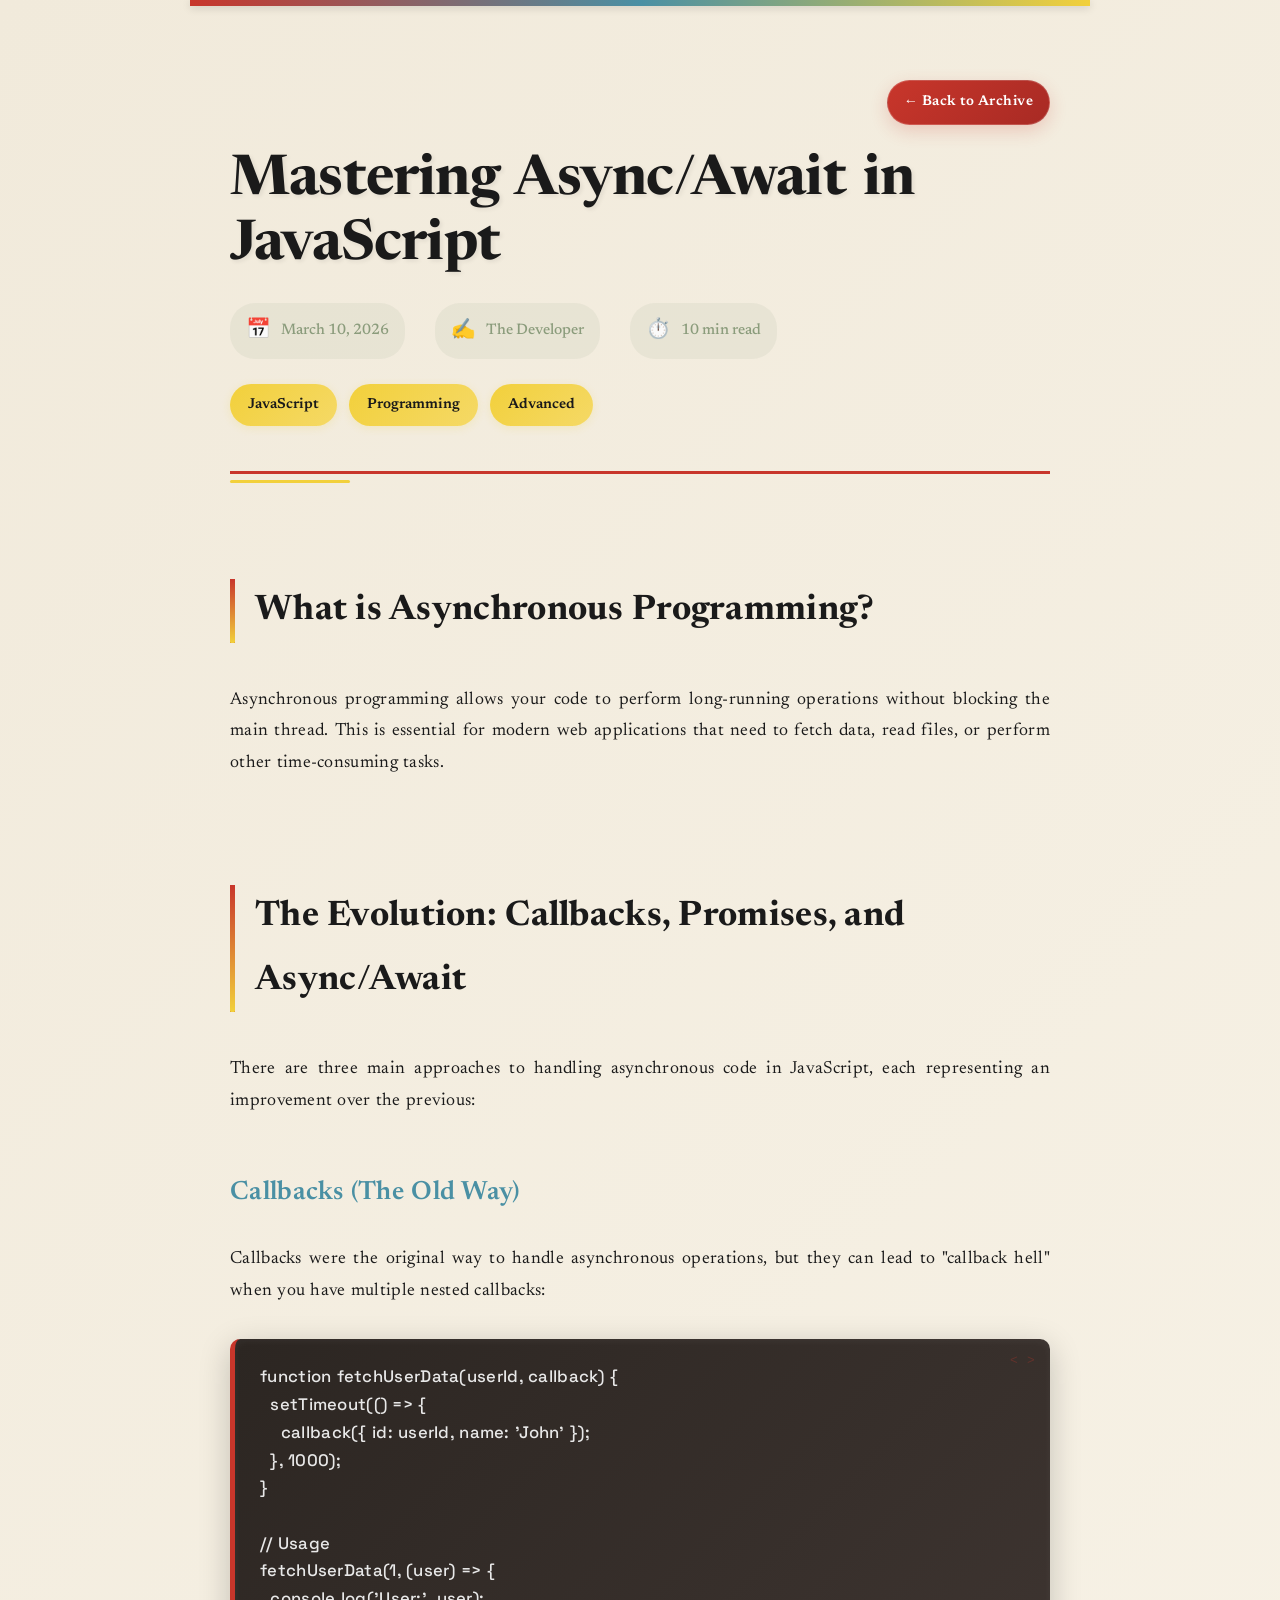
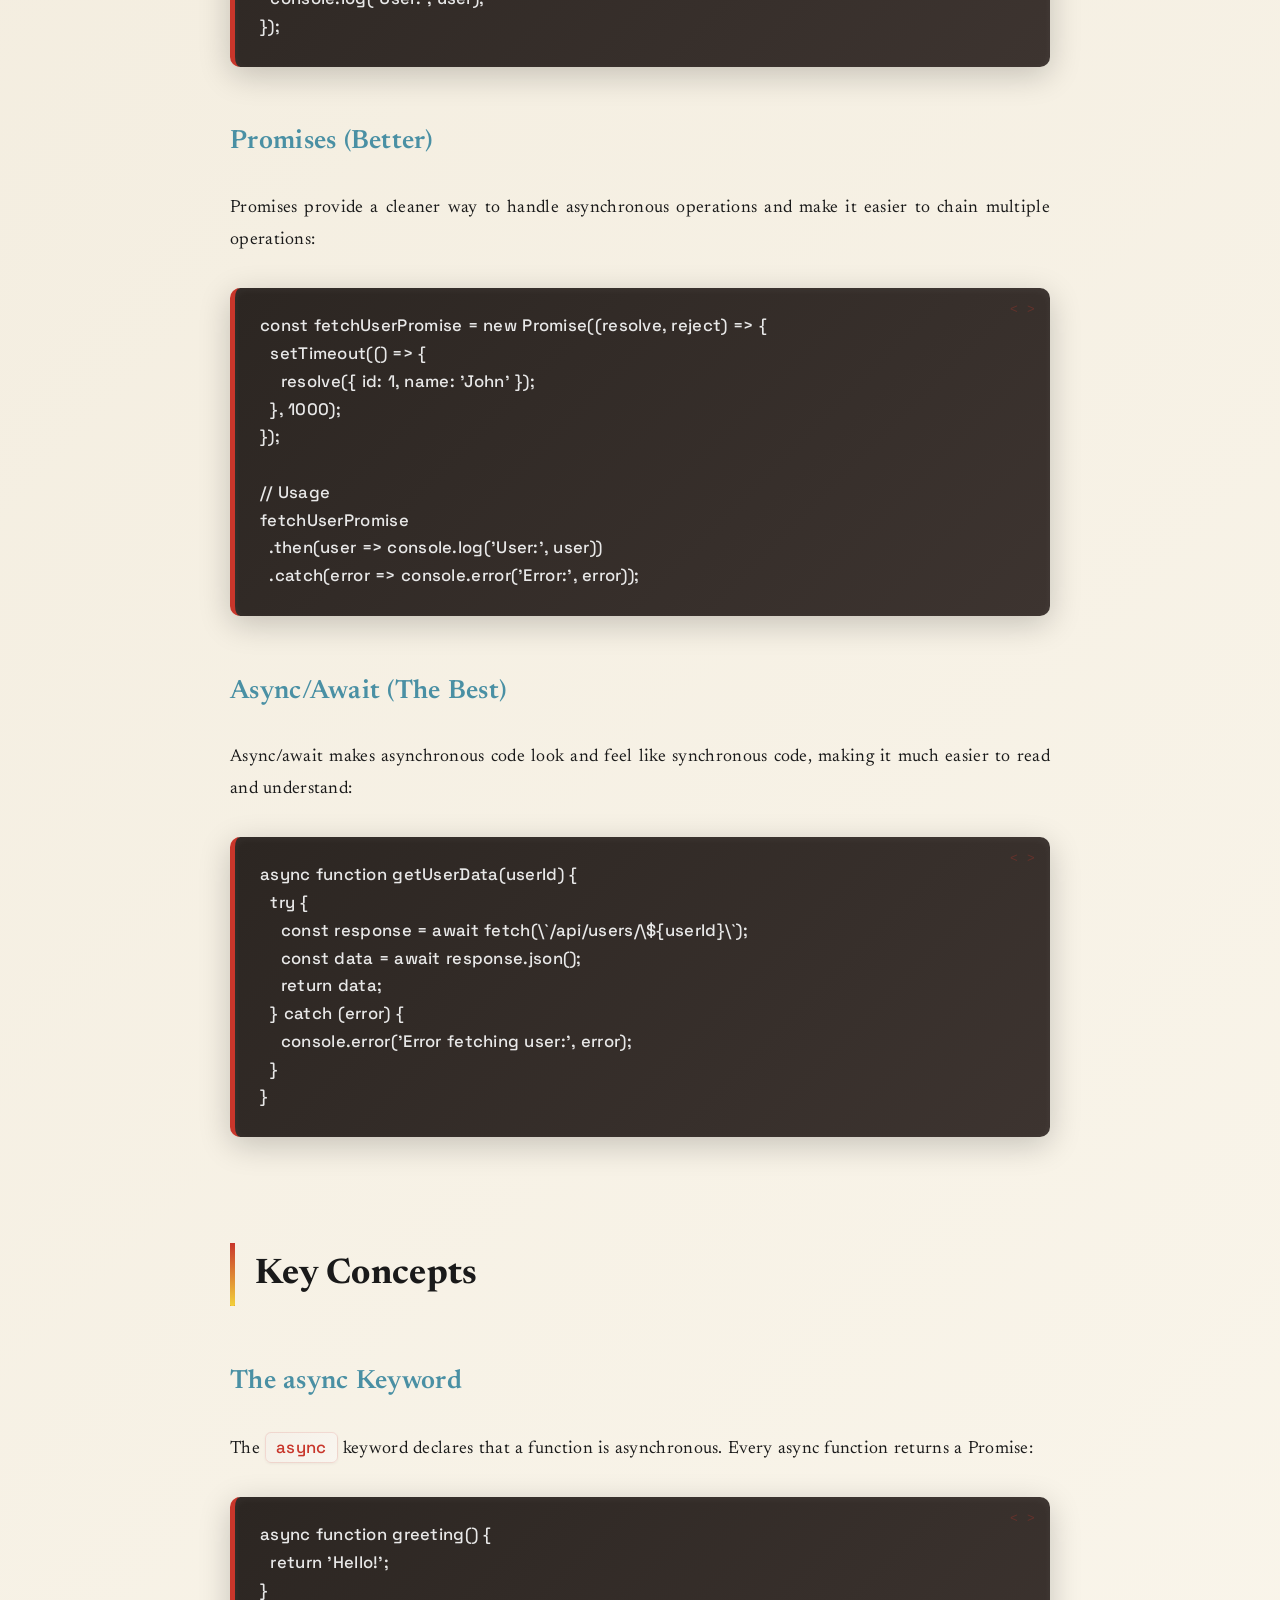
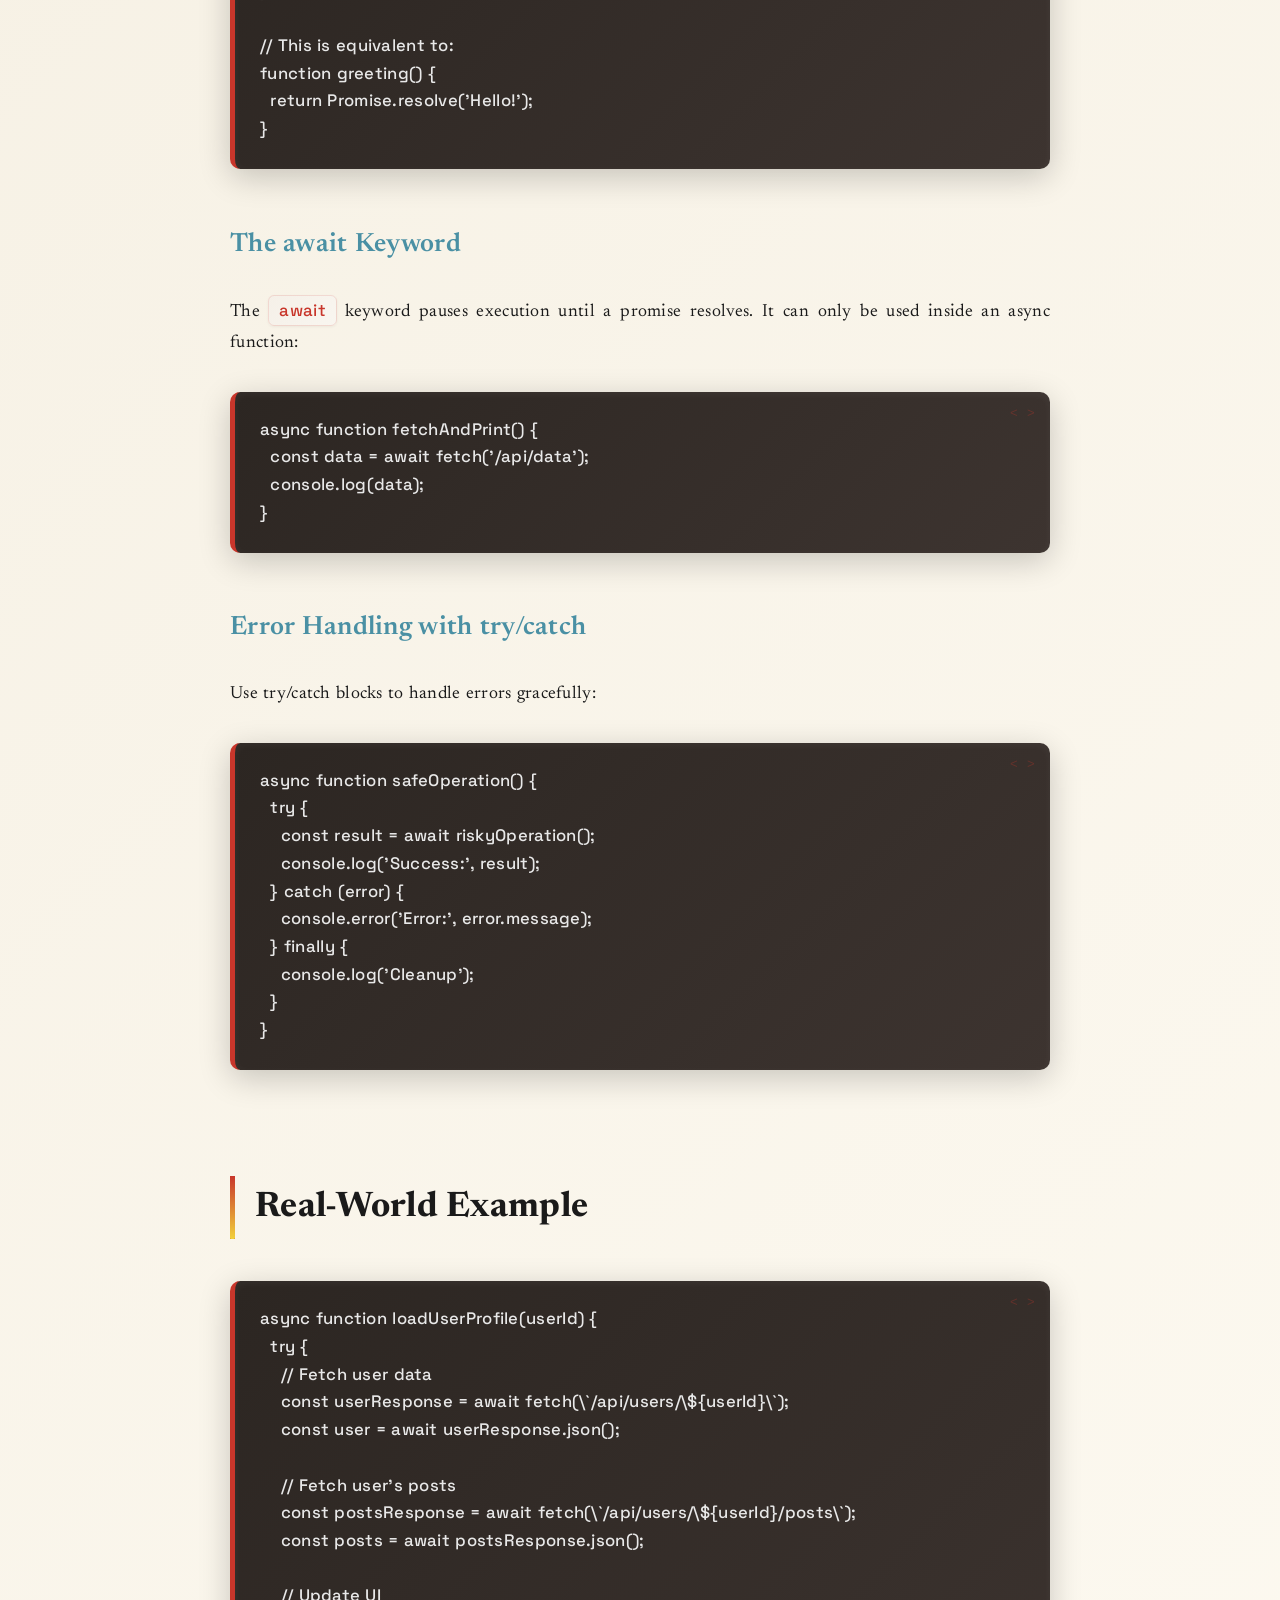
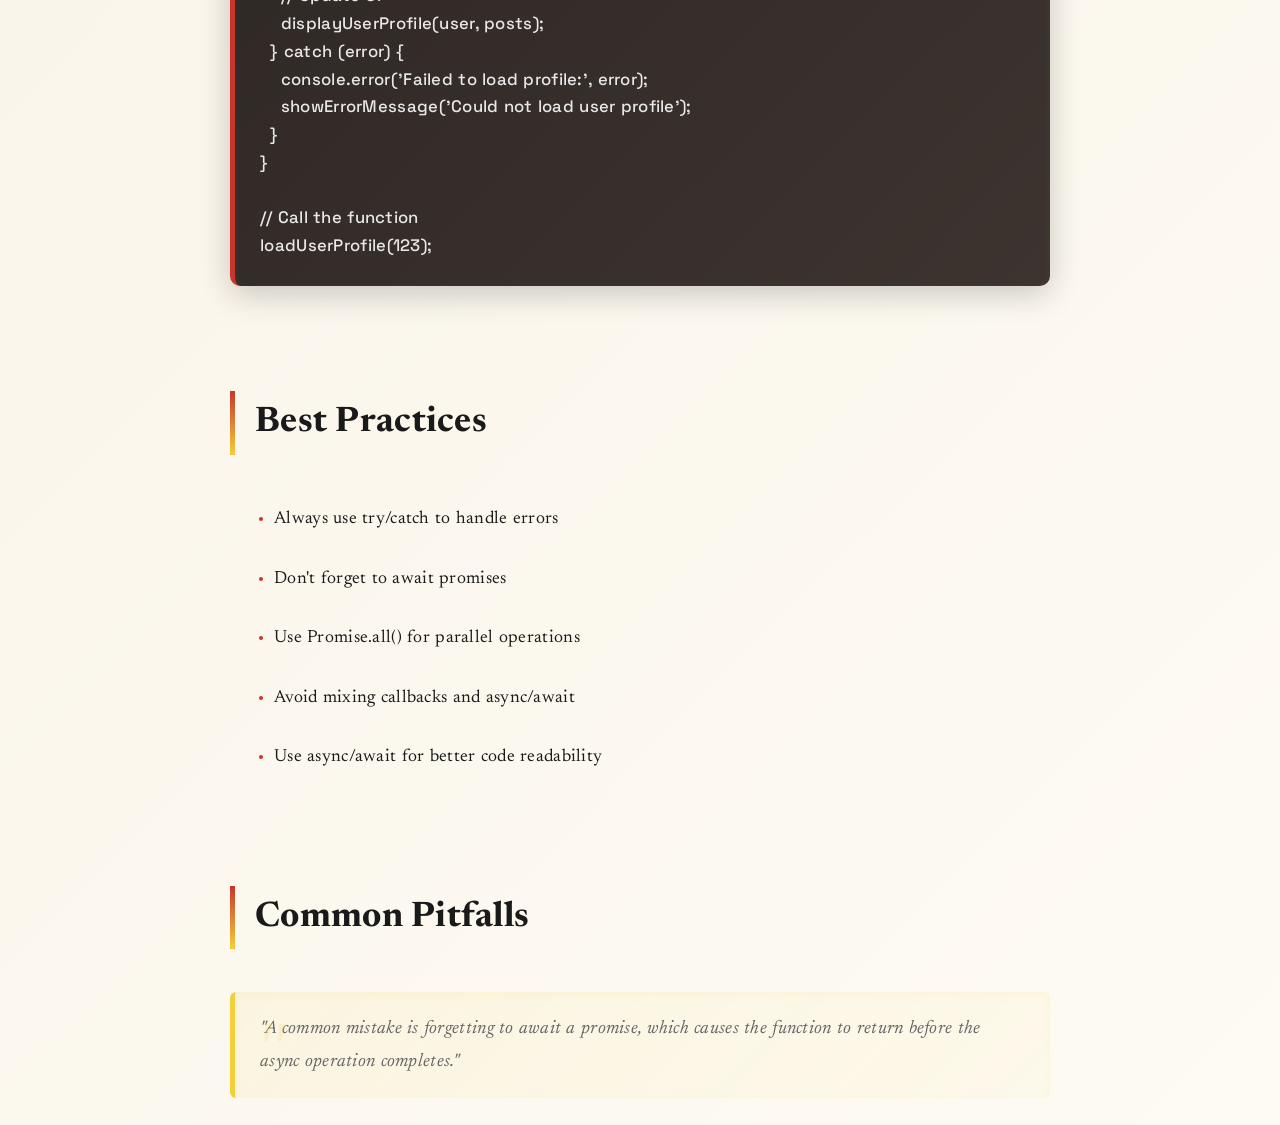
<file: journalist_narrative/blogs/javascript-async-await.html>
<!DOCTYPE html>
<html lang="en">
<head>
  <meta charset="UTF-8">
  <meta name="viewport" content="width=device-width, initial-scale=1.0">
  <title>Mastering Async/Await in JavaScript - The Scribbler's Journal</title>
  <link rel="preconnect" href="https://fonts.googleapis.com">
  <link rel="preconnect" href="https://fonts.gstatic.com" crossorigin>
  <link href="https://fonts.googleapis.com/css2?family=Be+Vietnam+Pro:wght@400;500;600&family=Caveat:wght@400;600&family=Newsreader:opsz,wght@6..72,400;6..72,500;6..72,600;6..72,700&family=Orbitron:wght@500;700&family=Permanent+Marker&family=Press+Start+2P&family=Space+Grotesk:wght@400;500;600&display=swap" rel="stylesheet">
  <link rel="stylesheet" href="../styles.css">
  <link rel="stylesheet" href="blog-styles.css">
</head>
<body>
  <div class="blog-post-container">
    <div class="blog-post-header">
      <h1 class="blog-post-title">Mastering Async/Await in JavaScript</h1>
      <div class="blog-post-meta">
        <div class="blog-post-meta-item">
          <span>📅</span>
          <span>March 10, 2026</span>
        </div>
        <div class="blog-post-meta-item">
          <span>✍️</span>
          <span>The Developer</span>
        </div>
        <div class="blog-post-meta-item">
          <span>⏱️</span>
          <span>10 min read</span>
        </div>
      </div>
      <div class="blog-post-tags">
        <span class="blog-tag">JavaScript</span>
        <span class="blog-tag">Programming</span>
        <span class="blog-tag">Advanced</span>
      </div>
    </div>

    <div class="blog-post-content">
      <h2>What is Asynchronous Programming?</h2>
      <p>Asynchronous programming allows your code to perform long-running operations without blocking the main thread. This is essential for modern web applications that need to fetch data, read files, or perform other time-consuming tasks.</p>

      <h2>The Evolution: Callbacks, Promises, and Async/Await</h2>
      <p>There are three main approaches to handling asynchronous code in JavaScript, each representing an improvement over the previous:</p>

      <h3>Callbacks (The Old Way)</h3>
      <p>Callbacks were the original way to handle asynchronous operations, but they can lead to "callback hell" when you have multiple nested callbacks:</p>
      <pre><code>function fetchUserData(userId, callback) {
  setTimeout(() => {
    callback({ id: userId, name: 'John' });
  }, 1000);
}

// Usage
fetchUserData(1, (user) => {
  console.log('User:', user);
});</code></pre>

      <h3>Promises (Better)</h3>
      <p>Promises provide a cleaner way to handle asynchronous operations and make it easier to chain multiple operations:</p>
      <pre><code>const fetchUserPromise = new Promise((resolve, reject) => {
  setTimeout(() => {
    resolve({ id: 1, name: 'John' });
  }, 1000);
});

// Usage
fetchUserPromise
  .then(user => console.log('User:', user))
  .catch(error => console.error('Error:', error));</code></pre>

      <h3>Async/Await (The Best)</h3>
      <p>Async/await makes asynchronous code look and feel like synchronous code, making it much easier to read and understand:</p>
      <pre><code>async function getUserData(userId) {
  try {
    const response = await fetch(\`/api/users/\${userId}\`);
    const data = await response.json();
    return data;
  } catch (error) {
    console.error('Error fetching user:', error);
  }
}</code></pre>

      <h2>Key Concepts</h2>
      <h3>The async Keyword</h3>
      <p>The <code>async</code> keyword declares that a function is asynchronous. Every async function returns a Promise:</p>
      <pre><code>async function greeting() {
  return 'Hello!';
}

// This is equivalent to:
function greeting() {
  return Promise.resolve('Hello!');
}</code></pre>

      <h3>The await Keyword</h3>
      <p>The <code>await</code> keyword pauses execution until a promise resolves. It can only be used inside an async function:</p>
      <pre><code>async function fetchAndPrint() {
  const data = await fetch('/api/data');
  console.log(data);
}</code></pre>

      <h3>Error Handling with try/catch</h3>
      <p>Use try/catch blocks to handle errors gracefully:</p>
      <pre><code>async function safeOperation() {
  try {
    const result = await riskyOperation();
    console.log('Success:', result);
  } catch (error) {
    console.error('Error:', error.message);
  } finally {
    console.log('Cleanup');
  }
}</code></pre>

      <h2>Real-World Example</h2>
      <pre><code>async function loadUserProfile(userId) {
  try {
    // Fetch user data
    const userResponse = await fetch(\`/api/users/\${userId}\`);
    const user = await userResponse.json();

    // Fetch user's posts
    const postsResponse = await fetch(\`/api/users/\${userId}/posts\`);
    const posts = await postsResponse.json();

    // Update UI
    displayUserProfile(user, posts);
  } catch (error) {
    console.error('Failed to load profile:', error);
    showErrorMessage('Could not load user profile');
  }
}

// Call the function
loadUserProfile(123);</code></pre>

      <h2>Best Practices</h2>
      <ul>
        <li>Always use try/catch to handle errors</li>
        <li>Don't forget to await promises</li>
        <li>Use Promise.all() for parallel operations</li>
        <li>Avoid mixing callbacks and async/await</li>
        <li>Use async/await for better code readability</li>
      </ul>

      <h2>Common Pitfalls</h2>
      <blockquote>
        "A common mistake is forgetting to await a promise, which causes the function to return before the async operation completes."
      </blockquote>
    </div>

    <div class="blog-navigation">
      <a href="index.html" class="nav-button prev">Back to Blog</a>
      <a href="../index.html" class="nav-button next">Back to Journal</a>
    </div>
  </div>

  <script src="blog-animation.js"></script>
</body>
</html>
</file>
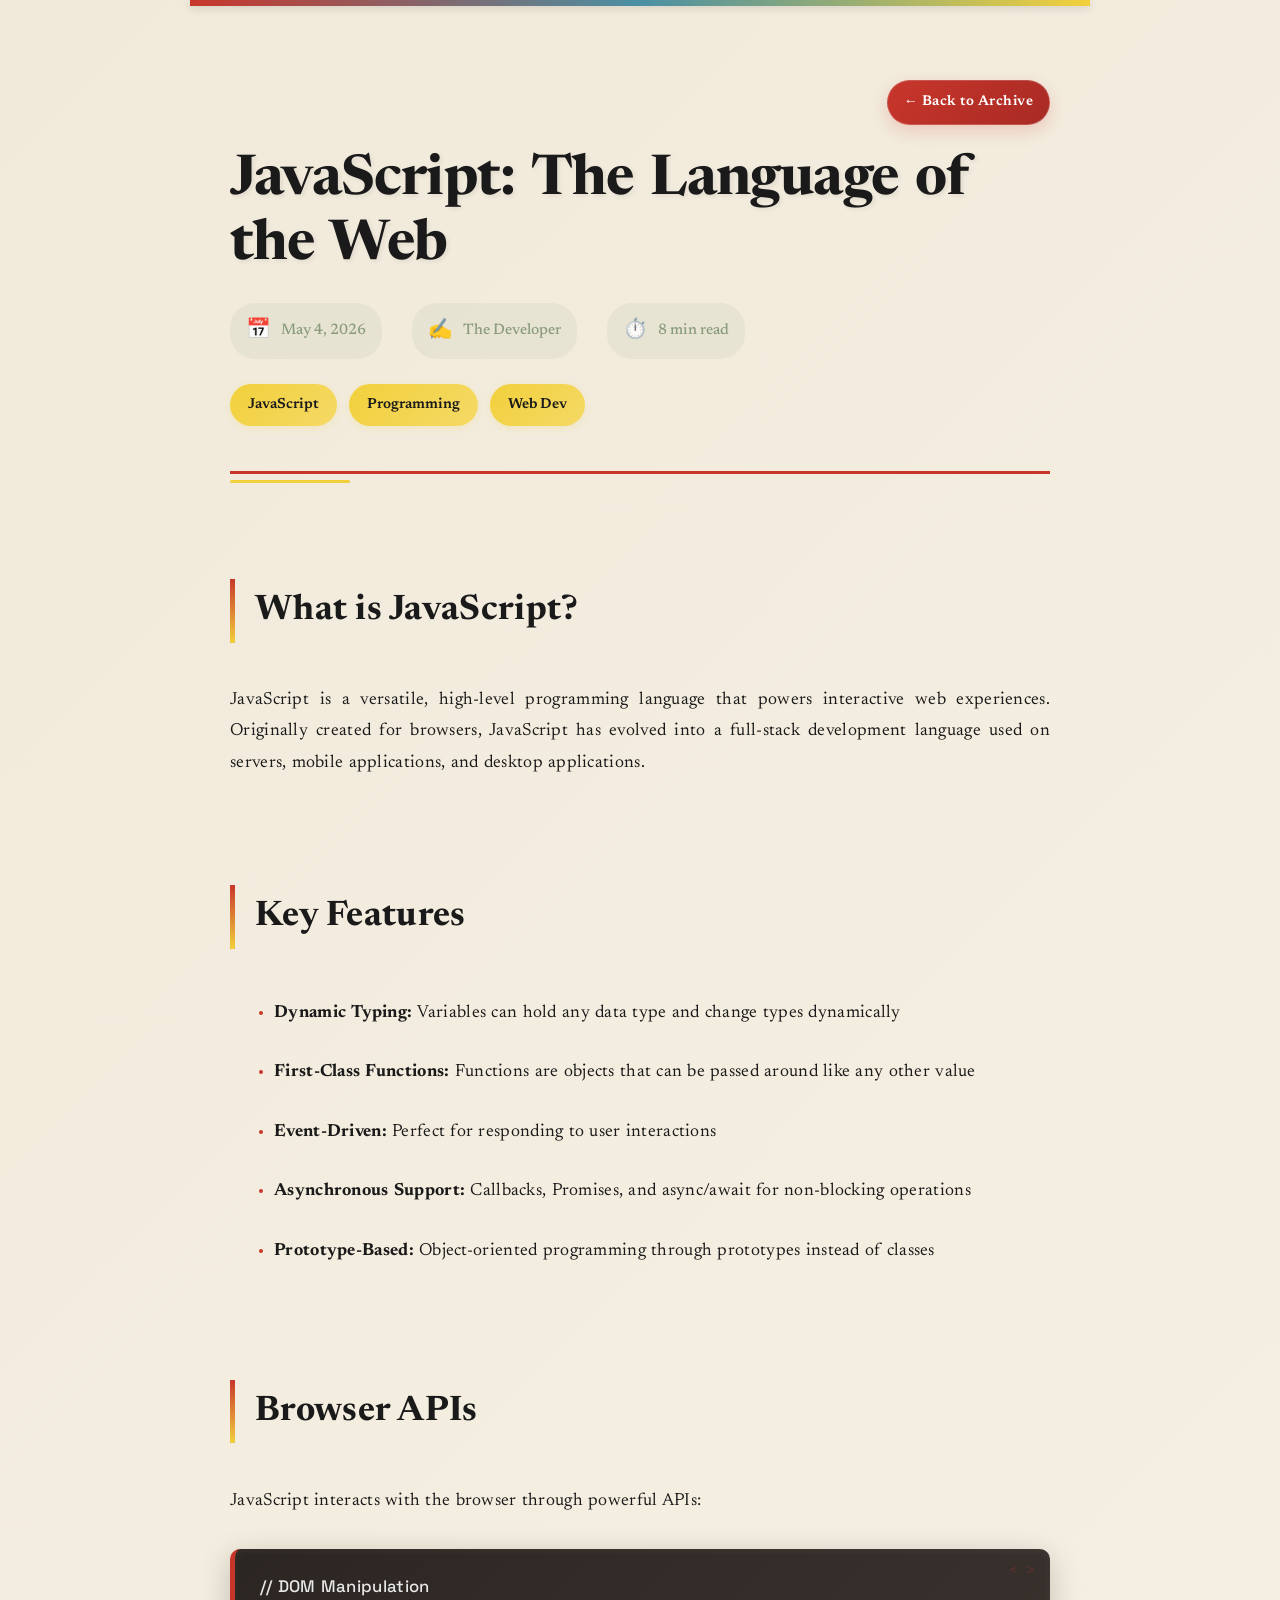
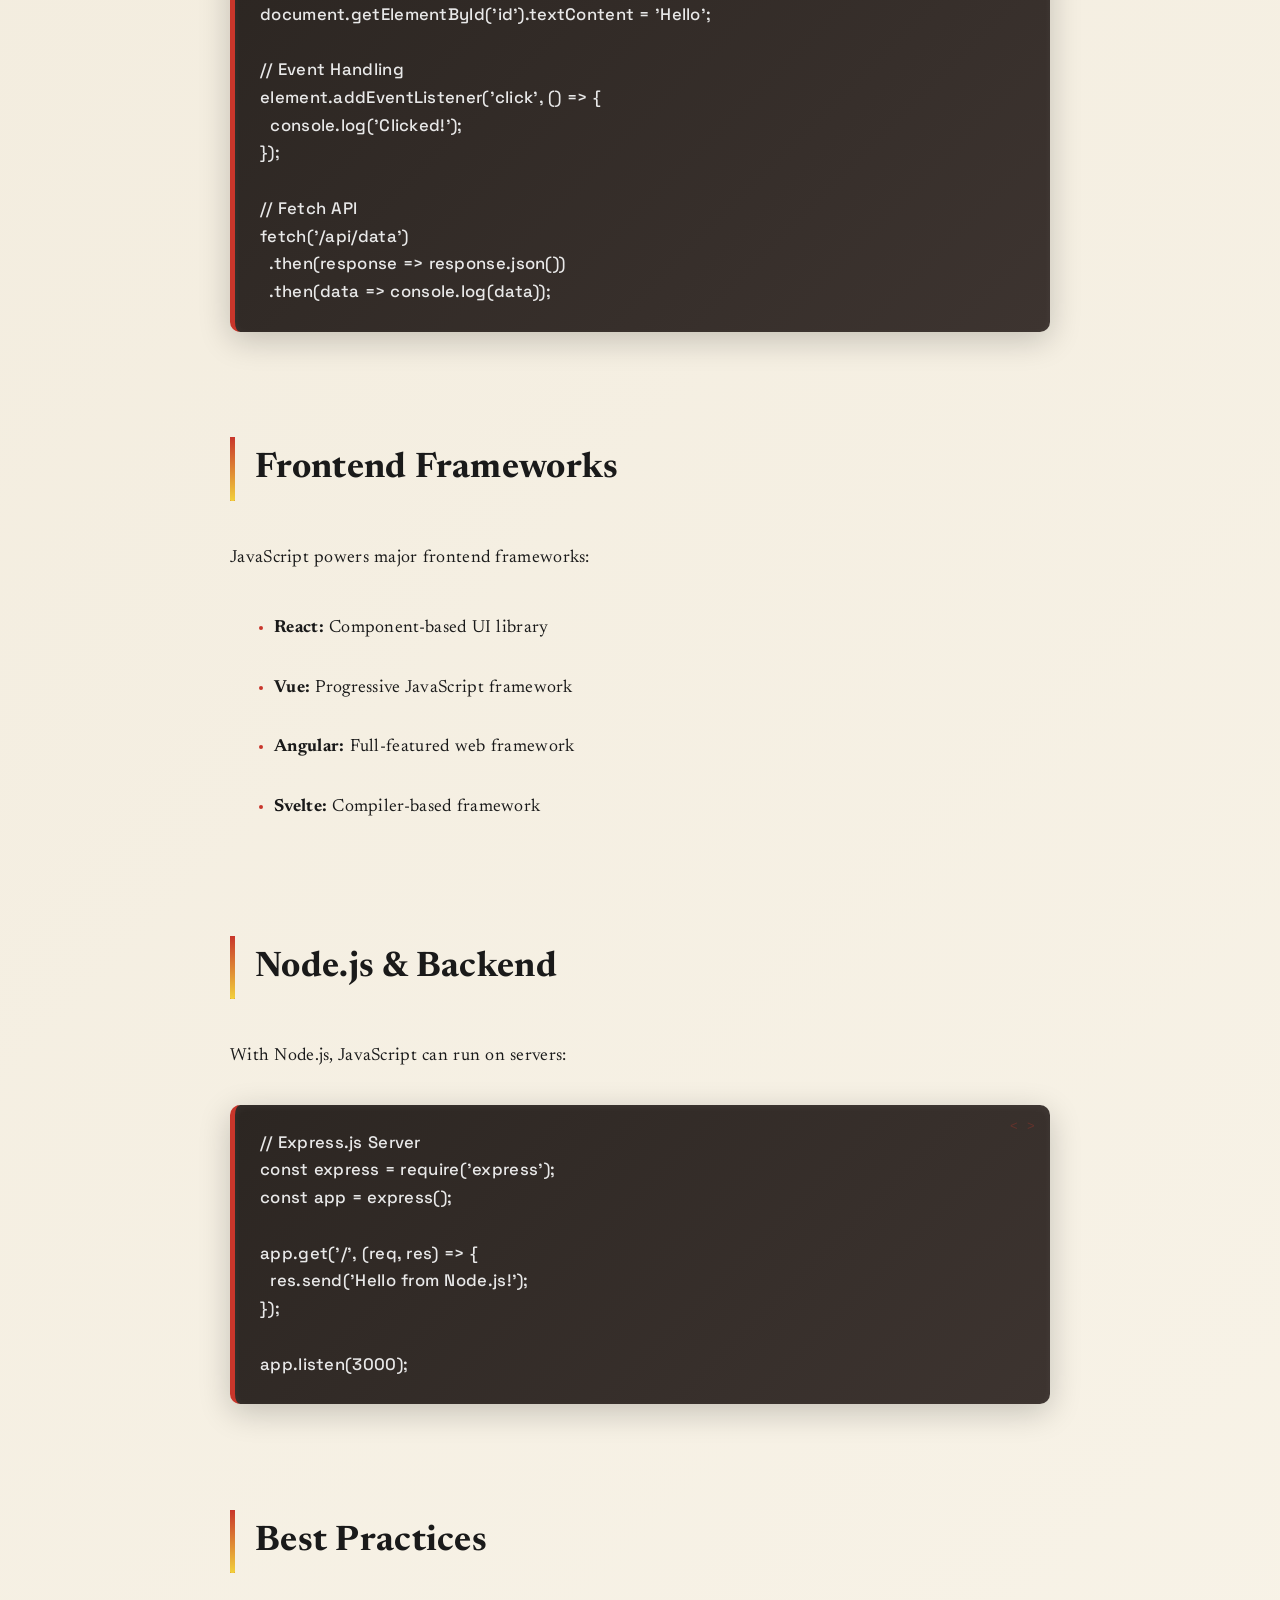
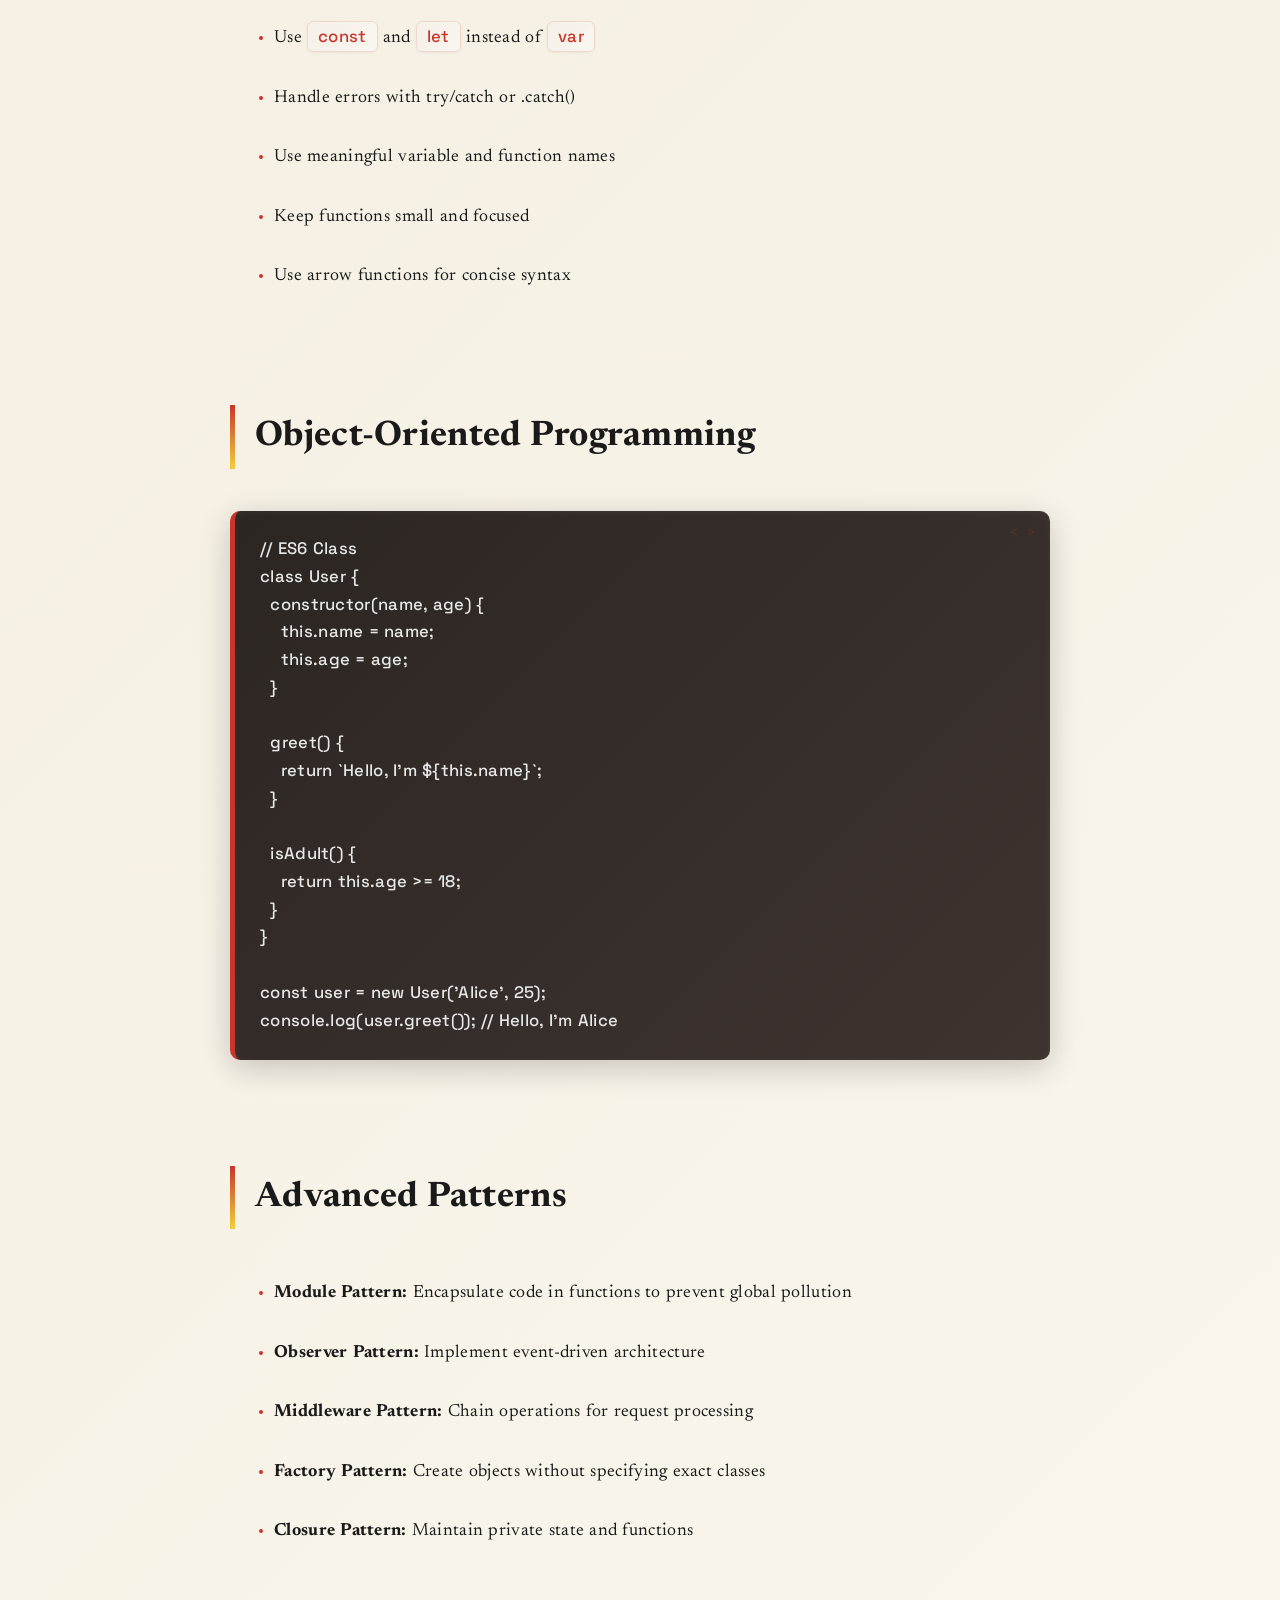
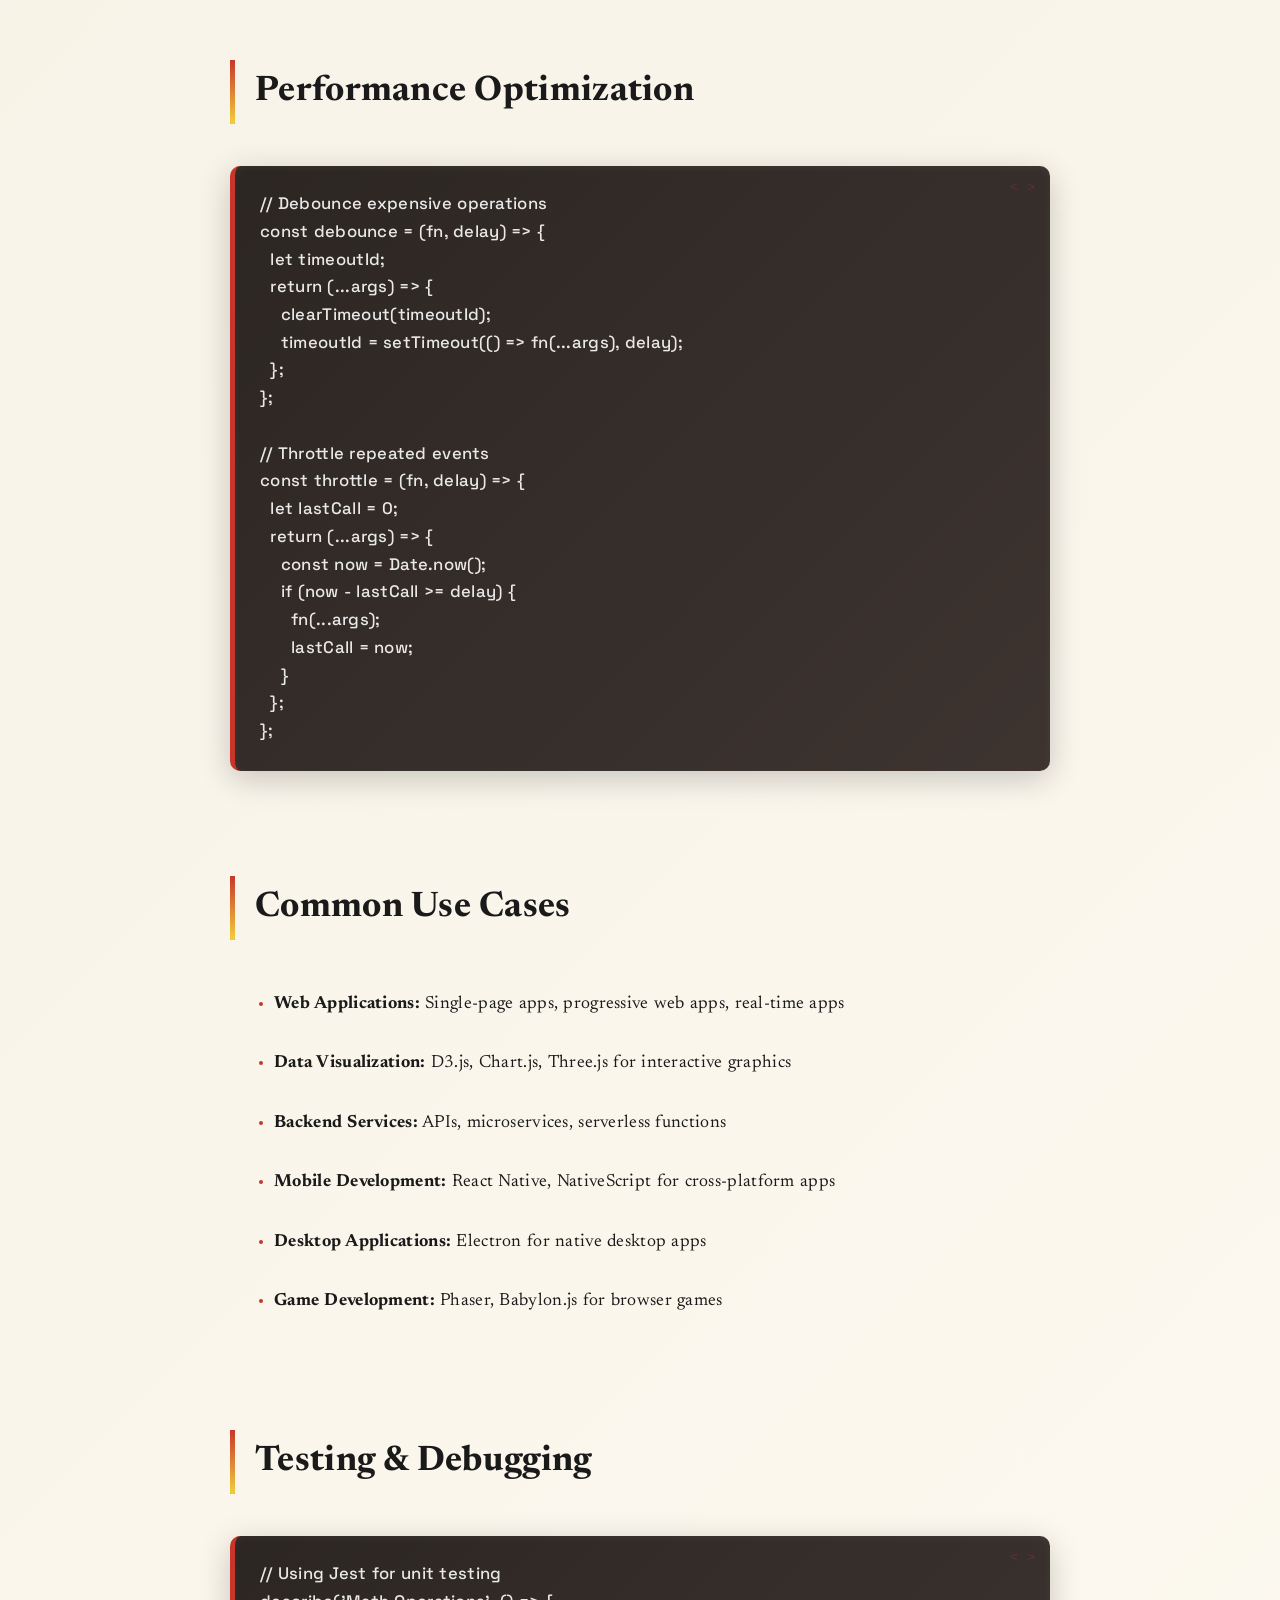
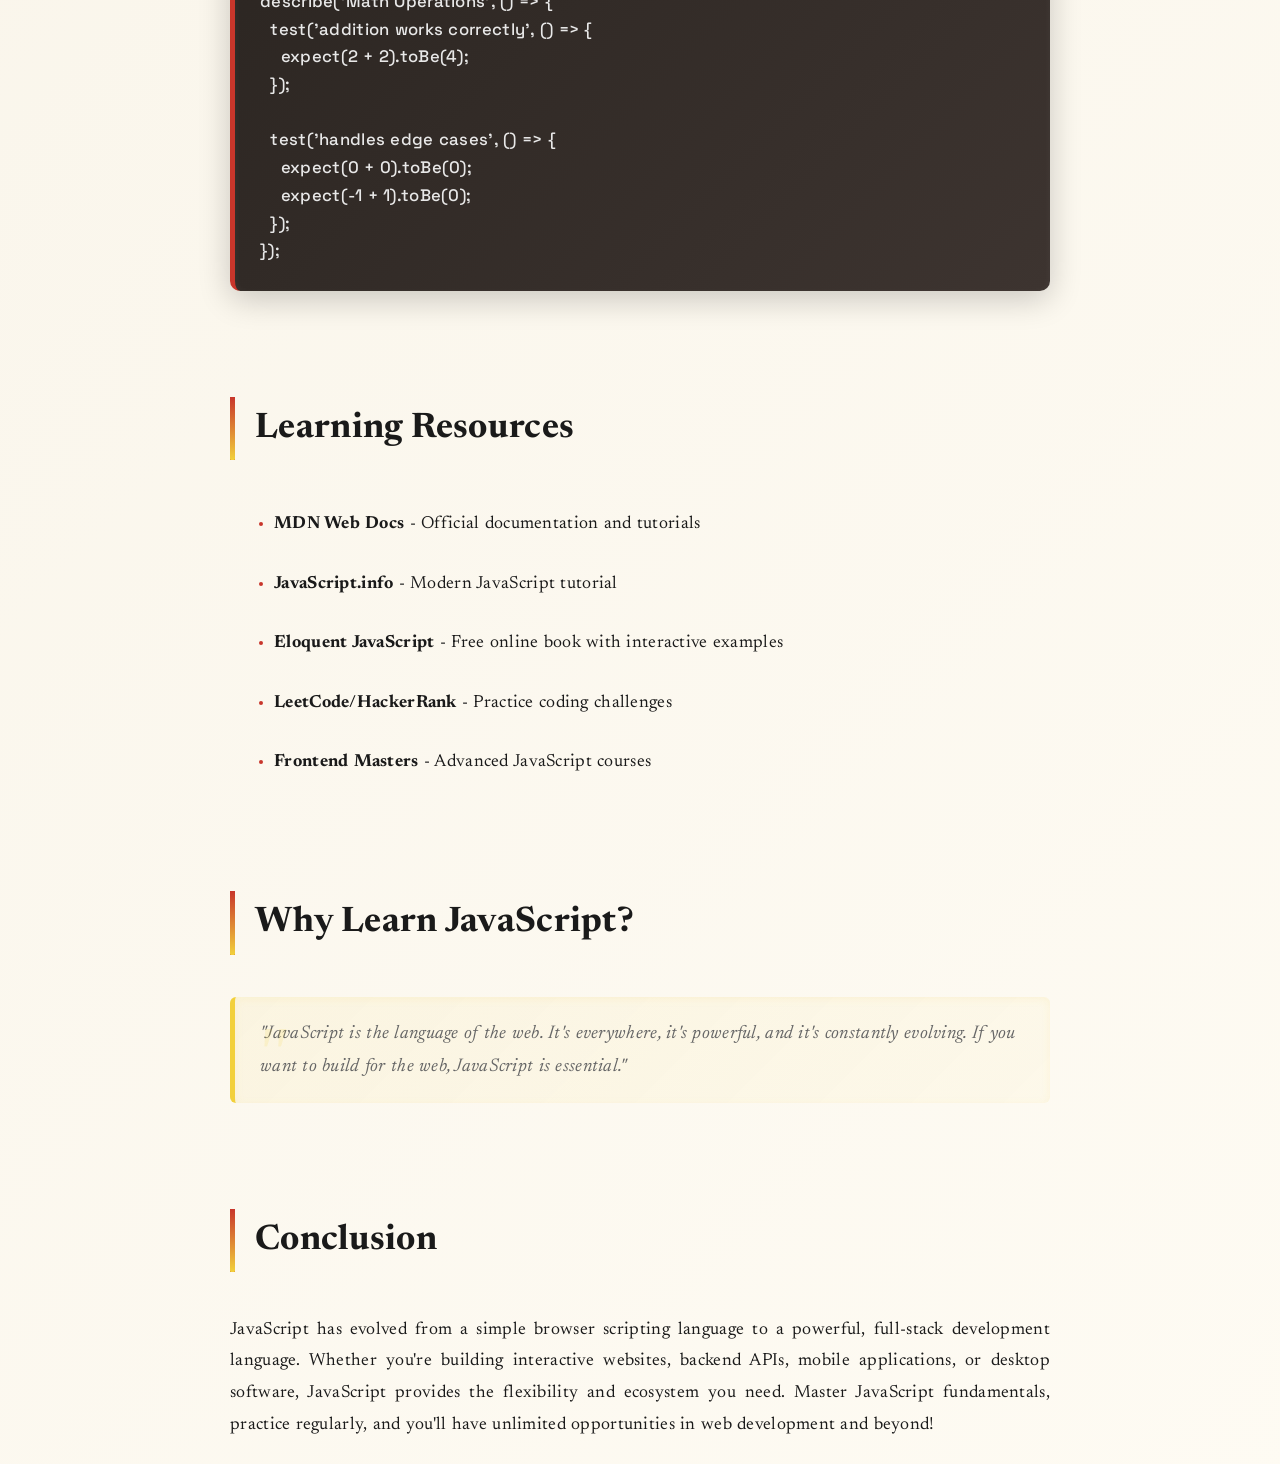
<file: journalist_narrative/blogs/javascript-guide.html>
<!DOCTYPE html>
<html lang="en">
<head>
  <meta charset="UTF-8">
  <meta name="viewport" content="width=device-width, initial-scale=1.0">
  <title>JavaScript Guide - The Scribbler's Journal</title>
  <link rel="preconnect" href="https://fonts.googleapis.com">
  <link rel="preconnect" href="https://fonts.gstatic.com" crossorigin>
  <link href="https://fonts.googleapis.com/css2?family=Be+Vietnam+Pro:wght@400;500;600&family=Caveat:wght@400;600&family=Newsreader:opsz,wght@6..72,400;6..72,500;6..72,600;6..72,700&family=Orbitron:wght@500;700&family=Permanent+Marker&family=Press+Start+2P&family=Space+Grotesk:wght@400;500;600&display=swap" rel="stylesheet">
  <link rel="stylesheet" href="../styles.css">
  <link rel="stylesheet" href="blog-styles.css">
  <style>
    .tech-badge {
      display: inline-block;
      background: #F7DF1E;
      color: #333;
      padding: 0.25rem 0.75rem;
      border-radius: 4px;
      font-weight: 600;
      font-size: 0.85rem;
      margin-right: 0.5rem;
    }
  </style>
</head>
<body>
  <div class="blog-post-container">
    <div class="blog-post-header">
      <h1 class="blog-post-title">JavaScript: The Language of the Web</h1>
      <div class="blog-post-meta">
        <div class="blog-post-meta-item">
          <span>📅</span>
          <span>May 4, 2026</span>
        </div>
        <div class="blog-post-meta-item">
          <span>✍️</span>
          <span>The Developer</span>
        </div>
        <div class="blog-post-meta-item">
          <span>⏱️</span>
          <span>8 min read</span>
        </div>
      </div>
      <div class="blog-post-tags">
        <span class="blog-tag">JavaScript</span>
        <span class="blog-tag">Programming</span>
        <span class="blog-tag">Web Dev</span>
      </div>
    </div>

    <div class="blog-post-content">
      <h2>What is JavaScript?</h2>
      <p>JavaScript is a versatile, high-level programming language that powers interactive web experiences. Originally created for browsers, JavaScript has evolved into a full-stack development language used on servers, mobile applications, and desktop applications.</p>

      <h2>Key Features</h2>
      <ul>
        <li><strong>Dynamic Typing:</strong> Variables can hold any data type and change types dynamically</li>
        <li><strong>First-Class Functions:</strong> Functions are objects that can be passed around like any other value</li>
        <li><strong>Event-Driven:</strong> Perfect for responding to user interactions</li>
        <li><strong>Asynchronous Support:</strong> Callbacks, Promises, and async/await for non-blocking operations</li>
        <li><strong>Prototype-Based:</strong> Object-oriented programming through prototypes instead of classes</li>
      </ul>

      <h2>Browser APIs</h2>
      <p>JavaScript interacts with the browser through powerful APIs:</p>
      <pre><code>// DOM Manipulation
document.getElementById('id').textContent = 'Hello';

// Event Handling
element.addEventListener('click', () => {
  console.log('Clicked!');
});

// Fetch API
fetch('/api/data')
  .then(response => response.json())
  .then(data => console.log(data));</code></pre>

      <h2>Frontend Frameworks</h2>
      <p>JavaScript powers major frontend frameworks:</p>
      <ul>
        <li><strong>React:</strong> Component-based UI library</li>
        <li><strong>Vue:</strong> Progressive JavaScript framework</li>
        <li><strong>Angular:</strong> Full-featured web framework</li>
        <li><strong>Svelte:</strong> Compiler-based framework</li>
      </ul>

      <h2>Node.js & Backend</h2>
      <p>With Node.js, JavaScript can run on servers:</p>
      <pre><code>// Express.js Server
const express = require('express');
const app = express();

app.get('/', (req, res) => {
  res.send('Hello from Node.js!');
});

app.listen(3000);</code></pre>

      <h2>Best Practices</h2>
      <ul>
        <li>Use <code>const</code> and <code>let</code> instead of <code>var</code></li>
        <li>Handle errors with try/catch or .catch()</li>
        <li>Use meaningful variable and function names</li>
        <li>Keep functions small and focused</li>
        <li>Use arrow functions for concise syntax</li>
      </ul>

      <h2>Object-Oriented Programming</h2>
      <pre><code>// ES6 Class
class User {
  constructor(name, age) {
    this.name = name;
    this.age = age;
  }

  greet() {
    return `Hello, I'm ${this.name}`;
  }

  isAdult() {
    return this.age >= 18;
  }
}

const user = new User('Alice', 25);
console.log(user.greet()); // Hello, I'm Alice</code></pre>

      <h2>Advanced Patterns</h2>
      <ul>
        <li><strong>Module Pattern:</strong> Encapsulate code in functions to prevent global pollution</li>
        <li><strong>Observer Pattern:</strong> Implement event-driven architecture</li>
        <li><strong>Middleware Pattern:</strong> Chain operations for request processing</li>
        <li><strong>Factory Pattern:</strong> Create objects without specifying exact classes</li>
        <li><strong>Closure Pattern:</strong> Maintain private state and functions</li>
      </ul>

      <h2>Performance Optimization</h2>
      <pre><code>// Debounce expensive operations
const debounce = (fn, delay) => {
  let timeoutId;
  return (...args) => {
    clearTimeout(timeoutId);
    timeoutId = setTimeout(() => fn(...args), delay);
  };
};

// Throttle repeated events
const throttle = (fn, delay) => {
  let lastCall = 0;
  return (...args) => {
    const now = Date.now();
    if (now - lastCall >= delay) {
      fn(...args);
      lastCall = now;
    }
  };
};</code></pre>

      <h2>Common Use Cases</h2>
      <ul>
        <li><strong>Web Applications:</strong> Single-page apps, progressive web apps, real-time apps</li>
        <li><strong>Data Visualization:</strong> D3.js, Chart.js, Three.js for interactive graphics</li>
        <li><strong>Backend Services:</strong> APIs, microservices, serverless functions</li>
        <li><strong>Mobile Development:</strong> React Native, NativeScript for cross-platform apps</li>
        <li><strong>Desktop Applications:</strong> Electron for native desktop apps</li>
        <li><strong>Game Development:</strong> Phaser, Babylon.js for browser games</li>
      </ul>

      <h2>Testing &amp; Debugging</h2>
      <pre><code>// Using Jest for unit testing
describe('Math Operations', () => {
  test('addition works correctly', () => {
    expect(2 + 2).toBe(4);
  });

  test('handles edge cases', () => {
    expect(0 + 0).toBe(0);
    expect(-1 + 1).toBe(0);
  });
});</code></pre>

      <h2>Learning Resources</h2>
      <ul>
        <li><strong>MDN Web Docs</strong> - Official documentation and tutorials</li>
        <li><strong>JavaScript.info</strong> - Modern JavaScript tutorial</li>
        <li><strong>Eloquent JavaScript</strong> - Free online book with interactive examples</li>
        <li><strong>LeetCode/HackerRank</strong> - Practice coding challenges</li>
        <li><strong>Frontend Masters</strong> - Advanced JavaScript courses</li>
      </ul>

      <h2>Why Learn JavaScript?</h2>
      <blockquote>
        "JavaScript is the language of the web. It's everywhere, it's powerful, and it's constantly evolving. If you want to build for the web, JavaScript is essential."
      </blockquote>

      <h2>Conclusion</h2>
      <p>JavaScript has evolved from a simple browser scripting language to a powerful, full-stack development language. Whether you're building interactive websites, backend APIs, mobile applications, or desktop software, JavaScript provides the flexibility and ecosystem you need. Master JavaScript fundamentals, practice regularly, and you'll have unlimited opportunities in web development and beyond!</p>
    </div>

    <div class="blog-navigation">
      <a href="index.html" class="nav-button prev">Back to Blog</a>
      <a href="../index.html" class="nav-button next">Back to Journal</a>
    </div>
  </div>

    <script src="blog-cursor.js"></script>
  <script src="blog-animation.js"></script>
</body>
</html>
</file>
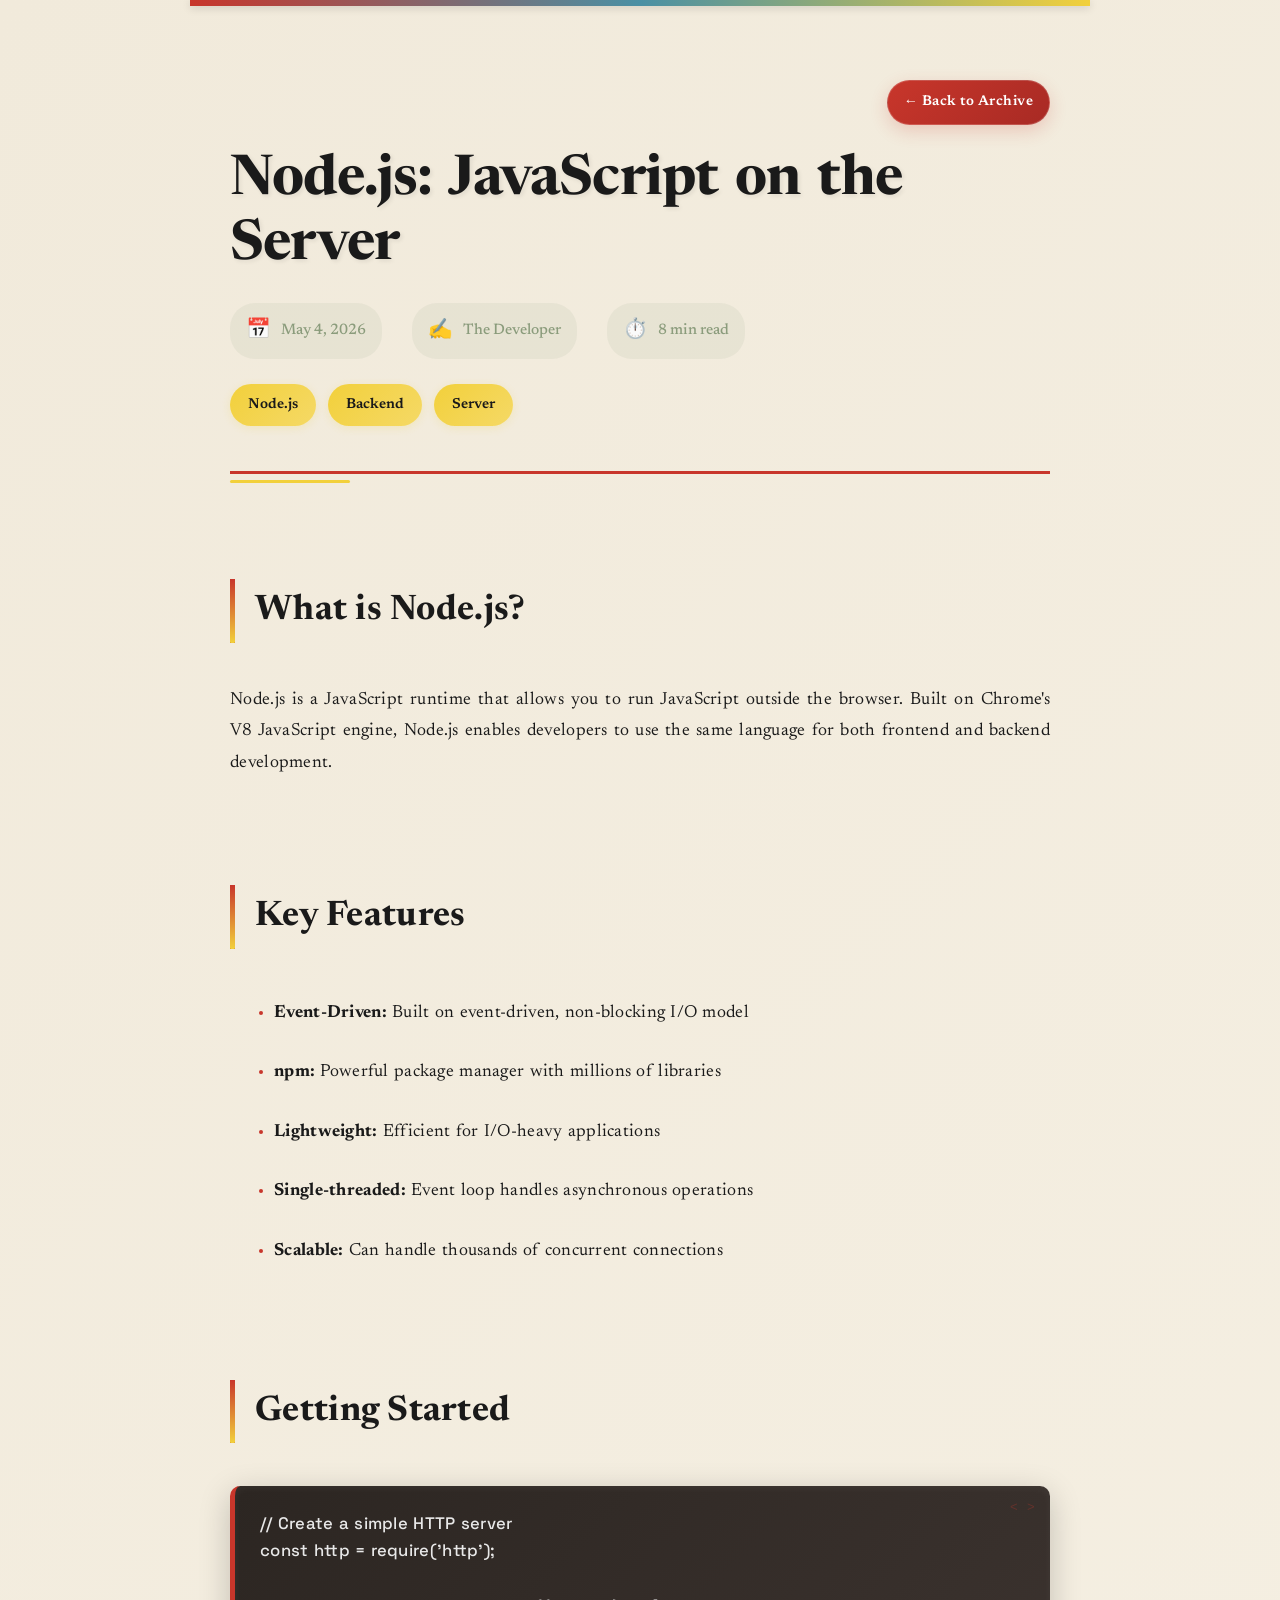
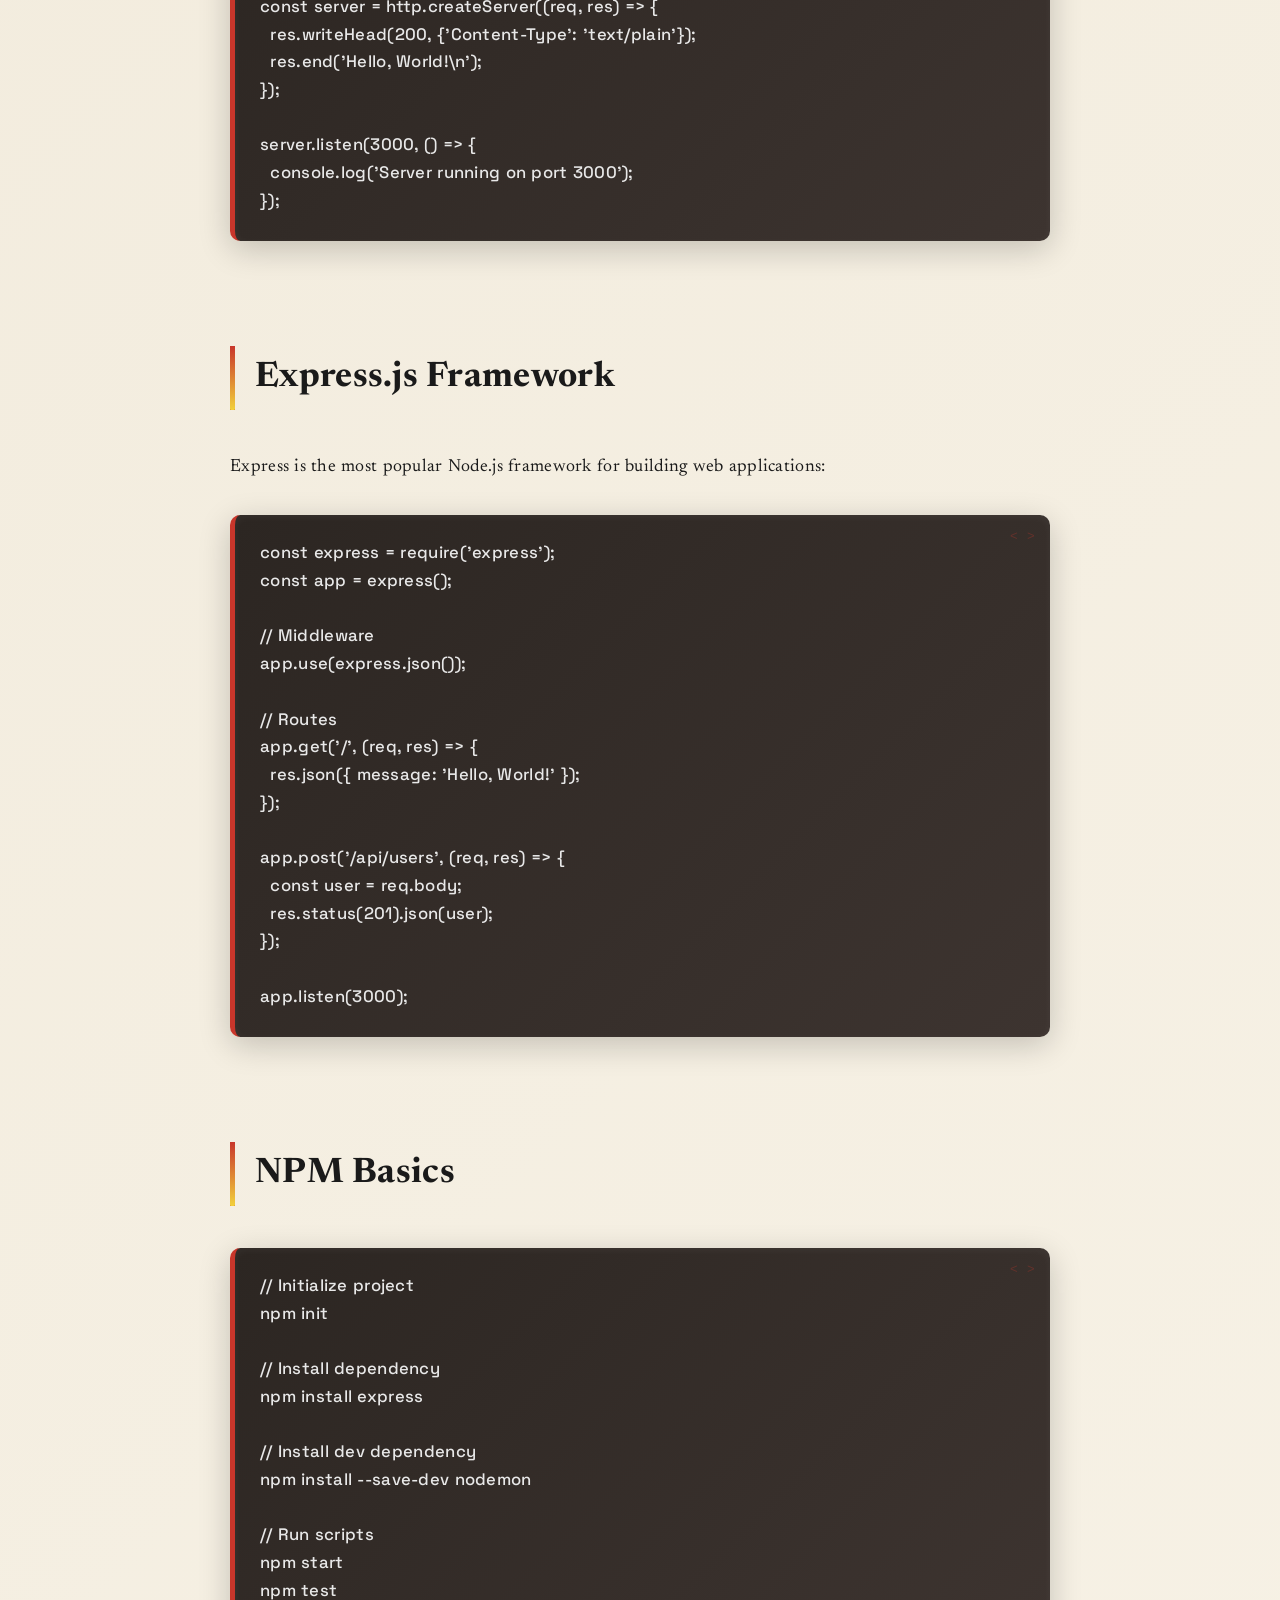
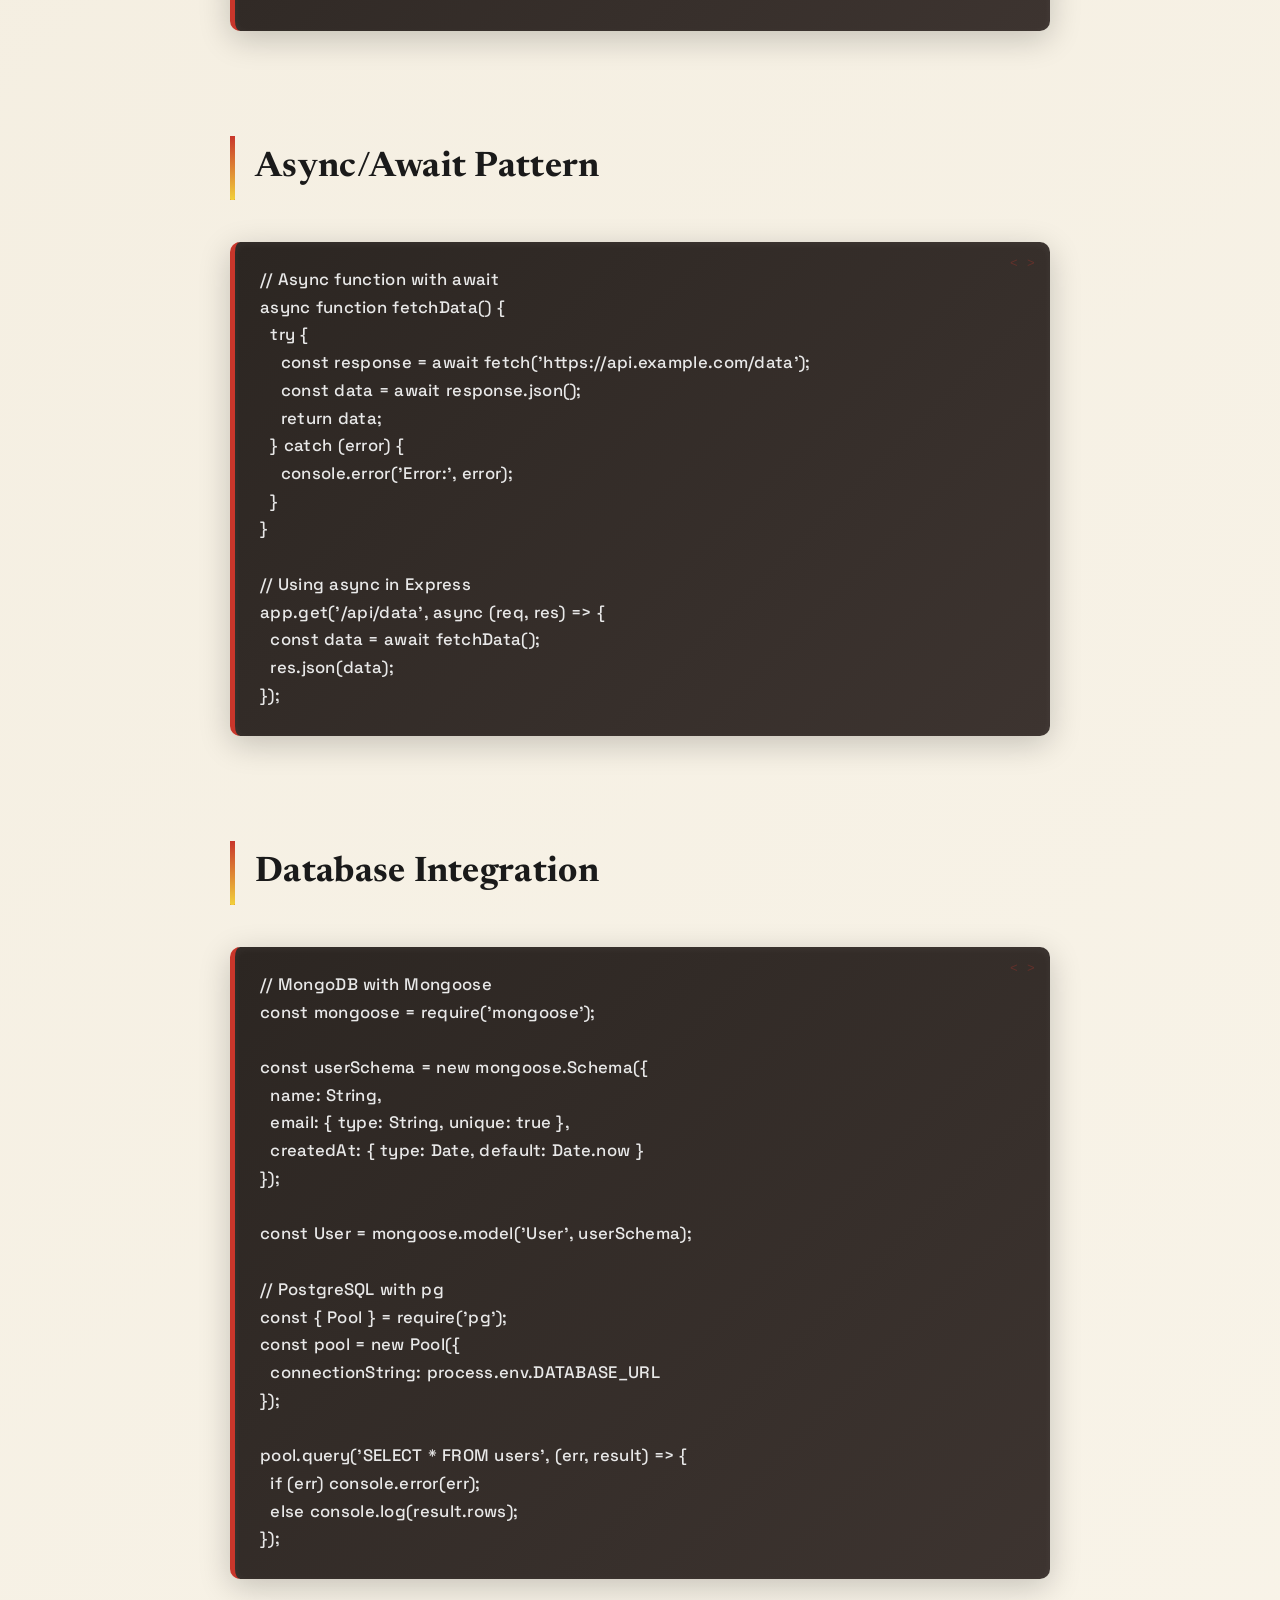
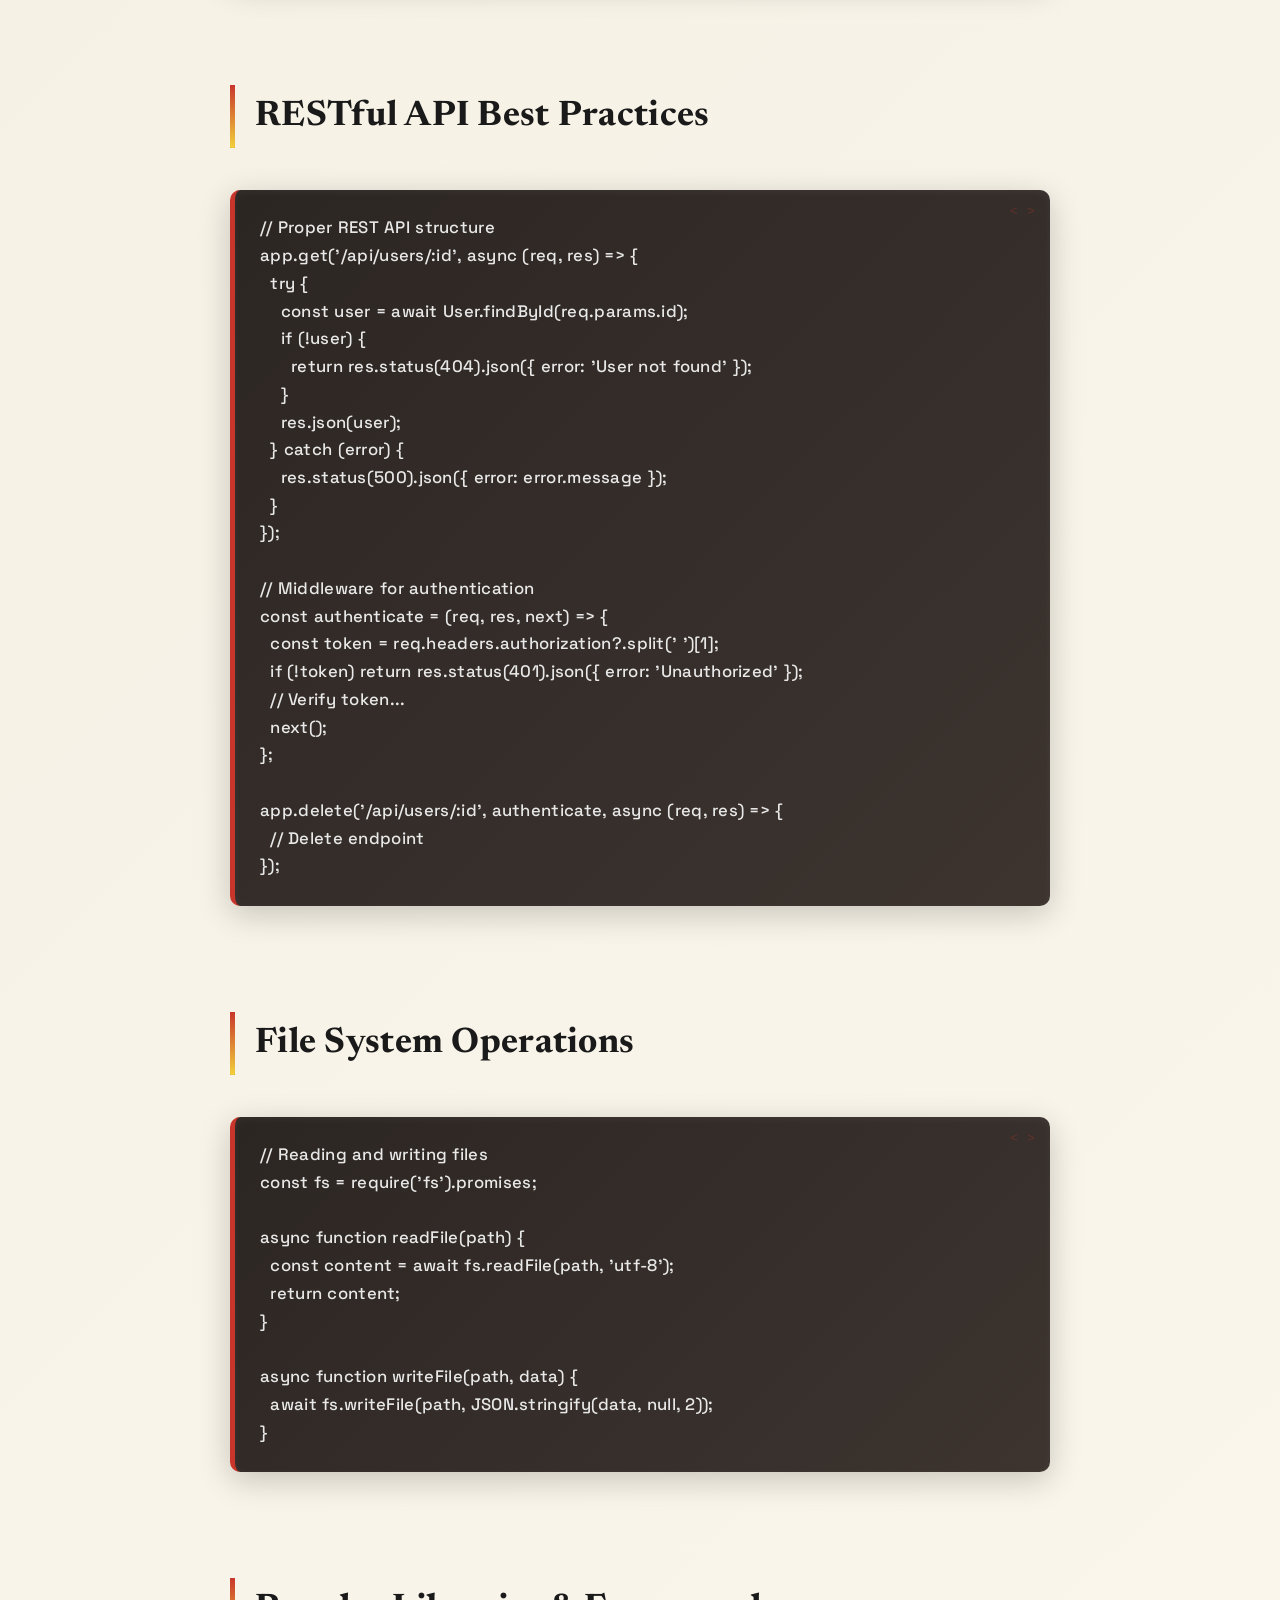
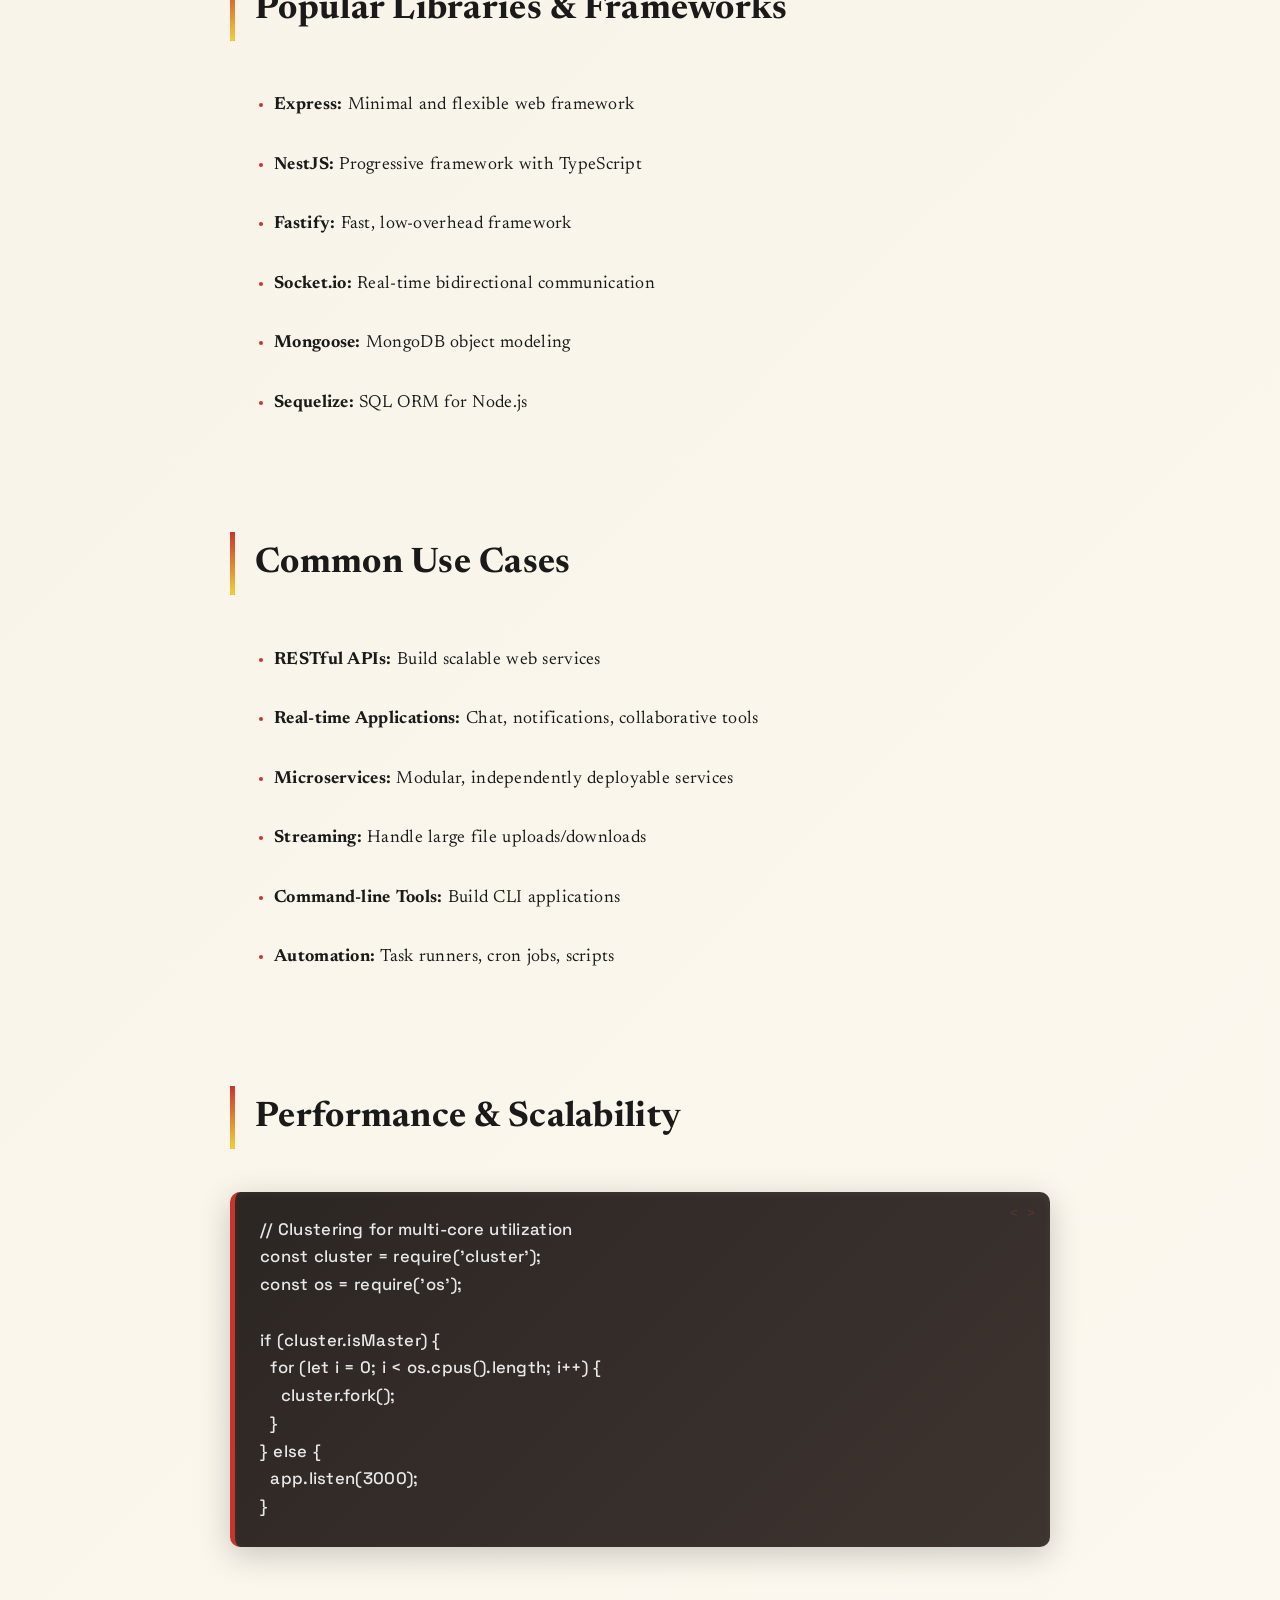
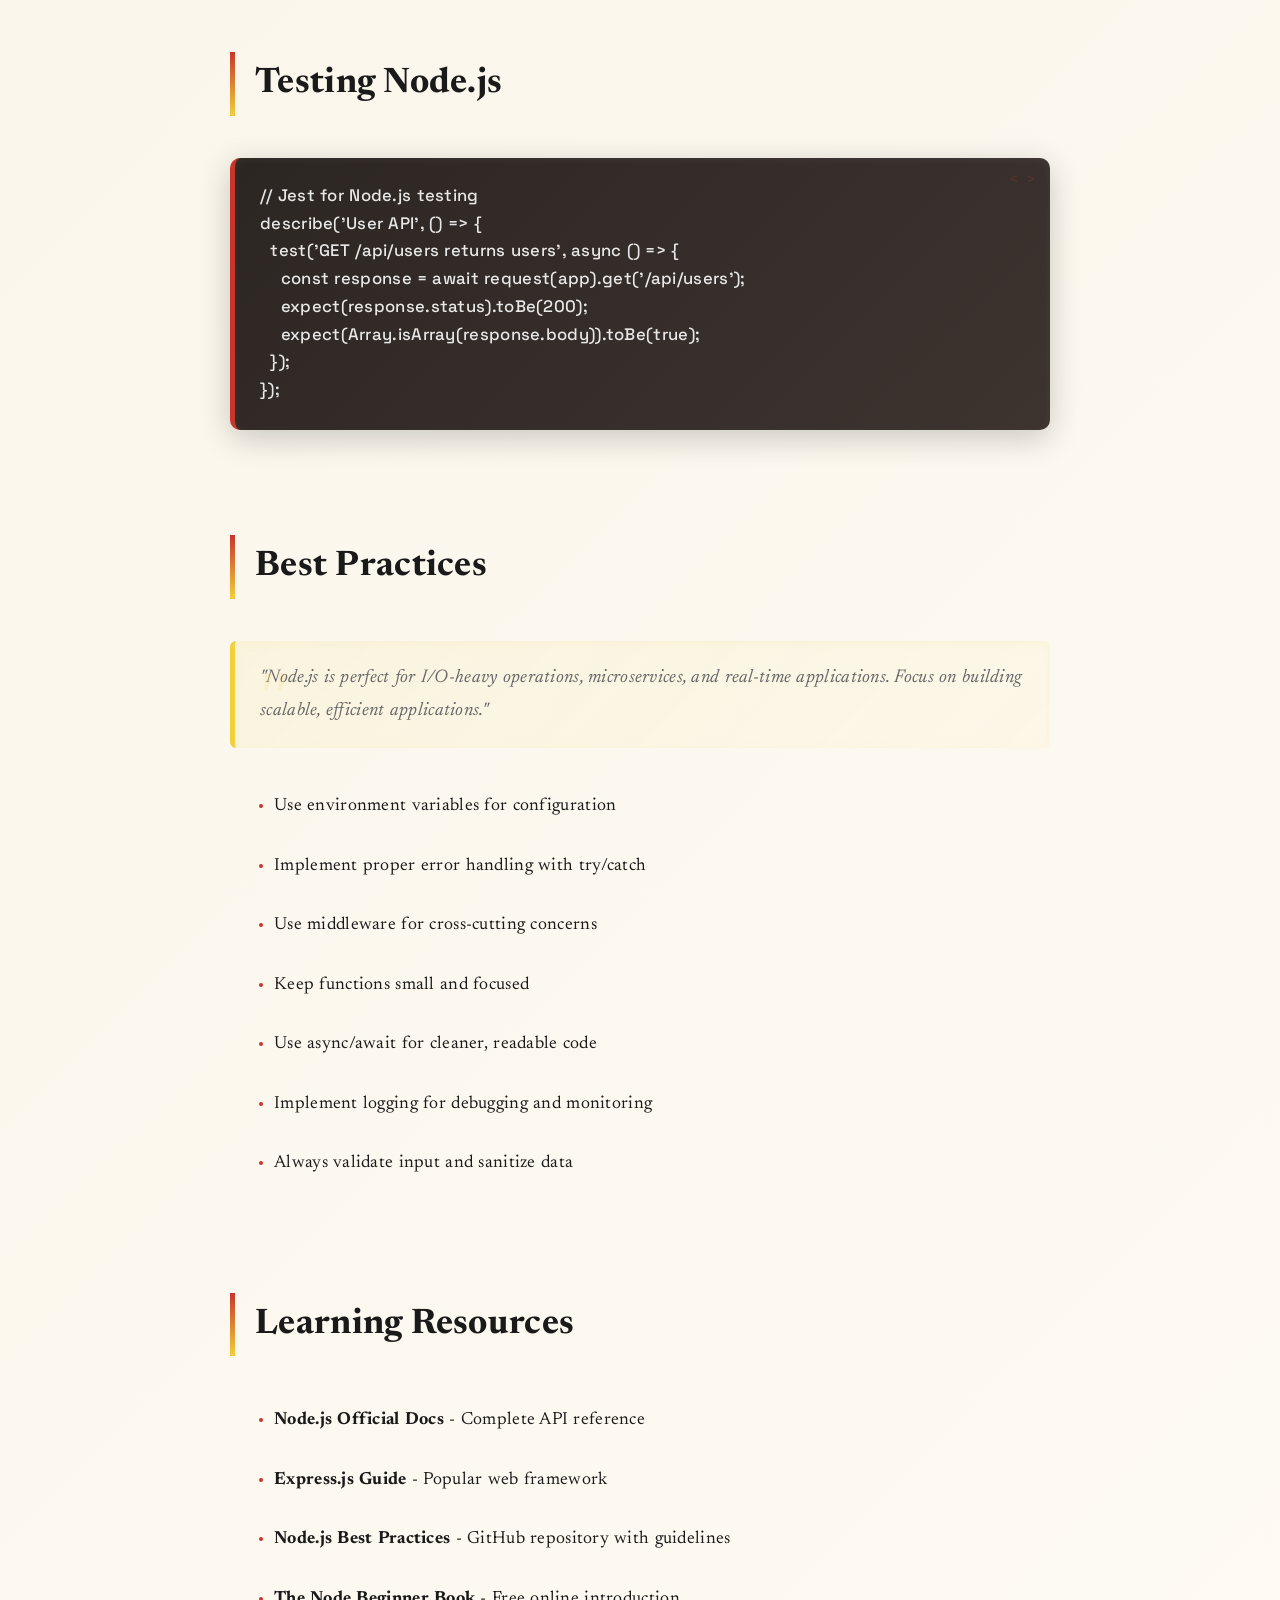
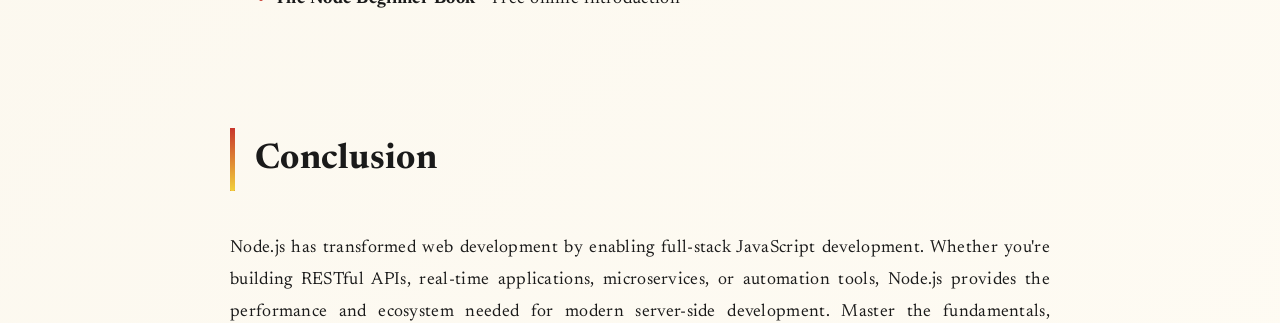
<file: journalist_narrative/blogs/nodejs-guide.html>
<!DOCTYPE html>
<html lang="en">
<head>
  <meta charset="UTF-8">
  <meta name="viewport" content="width=device-width, initial-scale=1.0">
  <title>Node.js Guide - The Scribbler's Journal</title>
  <link rel="preconnect" href="https://fonts.googleapis.com">
  <link rel="preconnect" href="https://fonts.gstatic.com" crossorigin>
  <link href="https://fonts.googleapis.com/css2?family=Be+Vietnam+Pro:wght@400;500;600&family=Caveat:wght@400;600&family=Newsreader:opsz,wght@6..72,400;6..72,500;6..72,600;6..72,700&family=Orbitron:wght@500;700&family=Permanent+Marker&family=Press+Start+2P&family=Space+Grotesk:wght@400;500;600&display=swap" rel="stylesheet">
  <link rel="stylesheet" href="../styles.css">
  <link rel="stylesheet" href="blog-styles.css">
</head>
<body>
  <div class="blog-post-container">
    <div class="blog-post-header">
      <h1 class="blog-post-title">Node.js: JavaScript on the Server</h1>
      <div class="blog-post-meta">
        <div class="blog-post-meta-item">
          <span>📅</span>
          <span>May 4, 2026</span>
        </div>
        <div class="blog-post-meta-item">
          <span>✍️</span>
          <span>The Developer</span>
        </div>
        <div class="blog-post-meta-item">
          <span>⏱️</span>
          <span>8 min read</span>
        </div>
      </div>
      <div class="blog-post-tags">
        <span class="blog-tag">Node.js</span>
        <span class="blog-tag">Backend</span>
        <span class="blog-tag">Server</span>
      </div>
    </div>

    <div class="blog-post-content">
      <h2>What is Node.js?</h2>
      <p>Node.js is a JavaScript runtime that allows you to run JavaScript outside the browser. Built on Chrome's V8 JavaScript engine, Node.js enables developers to use the same language for both frontend and backend development.</p>

      <h2>Key Features</h2>
      <ul>
        <li><strong>Event-Driven:</strong> Built on event-driven, non-blocking I/O model</li>
        <li><strong>npm:</strong> Powerful package manager with millions of libraries</li>
        <li><strong>Lightweight:</strong> Efficient for I/O-heavy applications</li>
        <li><strong>Single-threaded:</strong> Event loop handles asynchronous operations</li>
        <li><strong>Scalable:</strong> Can handle thousands of concurrent connections</li>
      </ul>

      <h2>Getting Started</h2>
      <pre><code>// Create a simple HTTP server
const http = require('http');

const server = http.createServer((req, res) => {
  res.writeHead(200, {'Content-Type': 'text/plain'});
  res.end('Hello, World!\n');
});

server.listen(3000, () => {
  console.log('Server running on port 3000');
});</code></pre>

      <h2>Express.js Framework</h2>
      <p>Express is the most popular Node.js framework for building web applications:</p>
      <pre><code>const express = require('express');
const app = express();

// Middleware
app.use(express.json());

// Routes
app.get('/', (req, res) => {
  res.json({ message: 'Hello, World!' });
});

app.post('/api/users', (req, res) => {
  const user = req.body;
  res.status(201).json(user);
});

app.listen(3000);</code></pre>

      <h2>NPM Basics</h2>
      <pre><code>// Initialize project
npm init

// Install dependency
npm install express

// Install dev dependency
npm install --save-dev nodemon

// Run scripts
npm start
npm test</code></pre>

      <h2>Async/Await Pattern</h2>
      <pre><code>// Async function with await
async function fetchData() {
  try {
    const response = await fetch('https://api.example.com/data');
    const data = await response.json();
    return data;
  } catch (error) {
    console.error('Error:', error);
  }
}

// Using async in Express
app.get('/api/data', async (req, res) => {
  const data = await fetchData();
  res.json(data);
});</code></pre>

      <h2>Database Integration</h2>
      <pre><code>// MongoDB with Mongoose
const mongoose = require('mongoose');

const userSchema = new mongoose.Schema({
  name: String,
  email: { type: String, unique: true },
  createdAt: { type: Date, default: Date.now }
});

const User = mongoose.model('User', userSchema);

// PostgreSQL with pg
const { Pool } = require('pg');
const pool = new Pool({
  connectionString: process.env.DATABASE_URL
});

pool.query('SELECT * FROM users', (err, result) => {
  if (err) console.error(err);
  else console.log(result.rows);
});</code></pre>

      <h2>RESTful API Best Practices</h2>
      <pre><code>// Proper REST API structure
app.get('/api/users/:id', async (req, res) => {
  try {
    const user = await User.findById(req.params.id);
    if (!user) {
      return res.status(404).json({ error: 'User not found' });
    }
    res.json(user);
  } catch (error) {
    res.status(500).json({ error: error.message });
  }
});

// Middleware for authentication
const authenticate = (req, res, next) => {
  const token = req.headers.authorization?.split(' ')[1];
  if (!token) return res.status(401).json({ error: 'Unauthorized' });
  // Verify token...
  next();
};

app.delete('/api/users/:id', authenticate, async (req, res) => {
  // Delete endpoint
});</code></pre>

      <h2>File System Operations</h2>
      <pre><code>// Reading and writing files
const fs = require('fs').promises;

async function readFile(path) {
  const content = await fs.readFile(path, 'utf-8');
  return content;
}

async function writeFile(path, data) {
  await fs.writeFile(path, JSON.stringify(data, null, 2));
}</code></pre>

      <h2>Popular Libraries &amp; Frameworks</h2>
      <ul>
        <li><strong>Express:</strong> Minimal and flexible web framework</li>
        <li><strong>NestJS:</strong> Progressive framework with TypeScript</li>
        <li><strong>Fastify:</strong> Fast, low-overhead framework</li>
        <li><strong>Socket.io:</strong> Real-time bidirectional communication</li>
        <li><strong>Mongoose:</strong> MongoDB object modeling</li>
        <li><strong>Sequelize:</strong> SQL ORM for Node.js</li>
      </ul>

      <h2>Common Use Cases</h2>
      <ul>
        <li><strong>RESTful APIs:</strong> Build scalable web services</li>
        <li><strong>Real-time Applications:</strong> Chat, notifications, collaborative tools</li>
        <li><strong>Microservices:</strong> Modular, independently deployable services</li>
        <li><strong>Streaming:</strong> Handle large file uploads/downloads</li>
        <li><strong>Command-line Tools:</strong> Build CLI applications</li>
        <li><strong>Automation:</strong> Task runners, cron jobs, scripts</li>
      </ul>

      <h2>Performance &amp; Scalability</h2>
      <pre><code>// Clustering for multi-core utilization
const cluster = require('cluster');
const os = require('os');

if (cluster.isMaster) {
  for (let i = 0; i &lt; os.cpus().length; i++) {
    cluster.fork();
  }
} else {
  app.listen(3000);
}</code></pre>

      <h2>Testing Node.js</h2>
      <pre><code>// Jest for Node.js testing
describe('User API', () => {
  test('GET /api/users returns users', async () => {
    const response = await request(app).get('/api/users');
    expect(response.status).toBe(200);
    expect(Array.isArray(response.body)).toBe(true);
  });
});</code></pre>

      <h2>Best Practices</h2>
      <blockquote>
        "Node.js is perfect for I/O-heavy operations, microservices, and real-time applications. Focus on building scalable, efficient applications."
      </blockquote>

      <ul>
        <li>Use environment variables for configuration</li>
        <li>Implement proper error handling with try/catch</li>
        <li>Use middleware for cross-cutting concerns</li>
        <li>Keep functions small and focused</li>
        <li>Use async/await for cleaner, readable code</li>
        <li>Implement logging for debugging and monitoring</li>
        <li>Always validate input and sanitize data</li>
      </ul>

      <h2>Learning Resources</h2>
      <ul>
        <li><strong>Node.js Official Docs</strong> - Complete API reference</li>
        <li><strong>Express.js Guide</strong> - Popular web framework</li>
        <li><strong>Node.js Best Practices</strong> - GitHub repository with guidelines</li>
        <li><strong>The Node Beginner Book</strong> - Free online introduction</li>
      </ul>

      <h2>Conclusion</h2>
      <p>Node.js has transformed web development by enabling full-stack JavaScript development. Whether you're building RESTful APIs, real-time applications, microservices, or automation tools, Node.js provides the performance and ecosystem needed for modern server-side development. Master the fundamentals, understand asynchronous patterns, and leverage the rich npm ecosystem to build scalable applications.</p>
    </div>

    <div class="blog-navigation">
      <a href="index.html" class="nav-button prev">Back to Blog</a>
      <a href="../index.html" class="nav-button next">Back to Journal</a>
    </div>
  </div>

    <script src="blog-cursor.js"></script>
  <script src="blog-animation.js"></script>
</body>
</html>
</file>
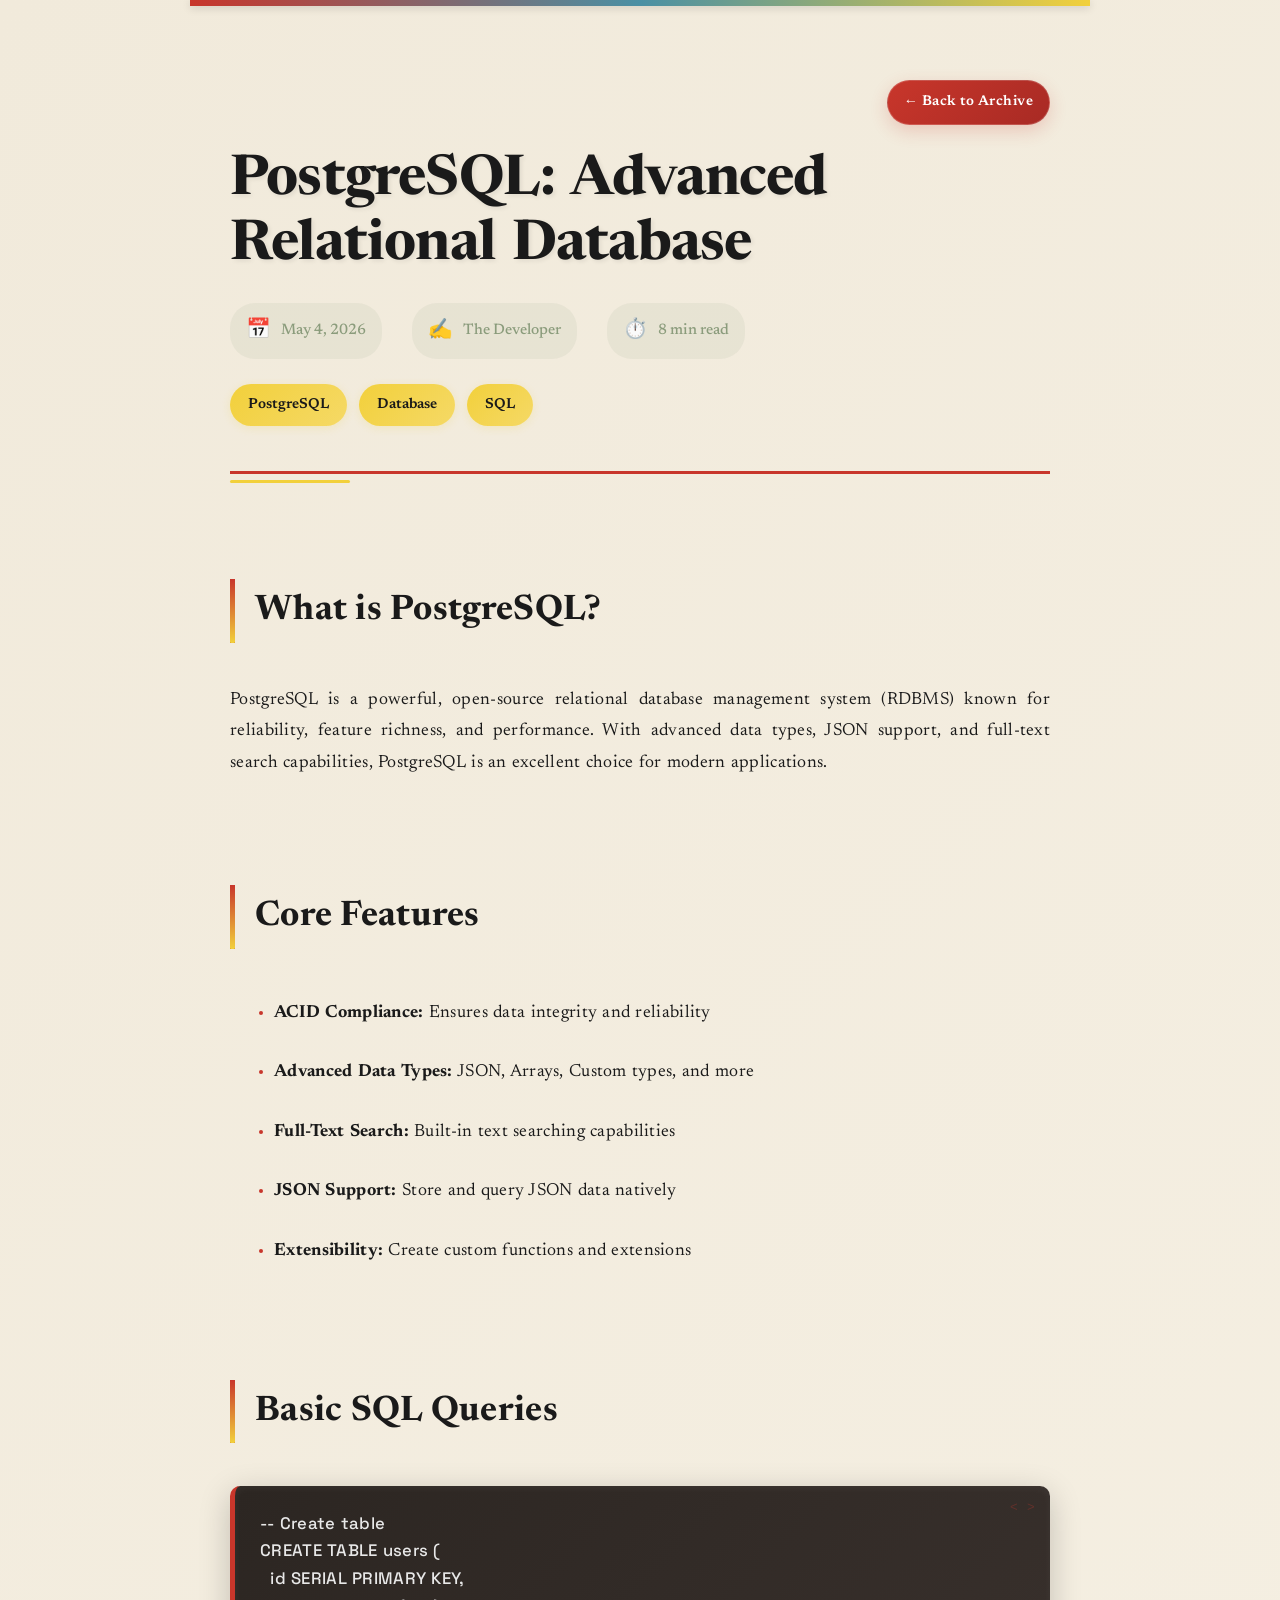
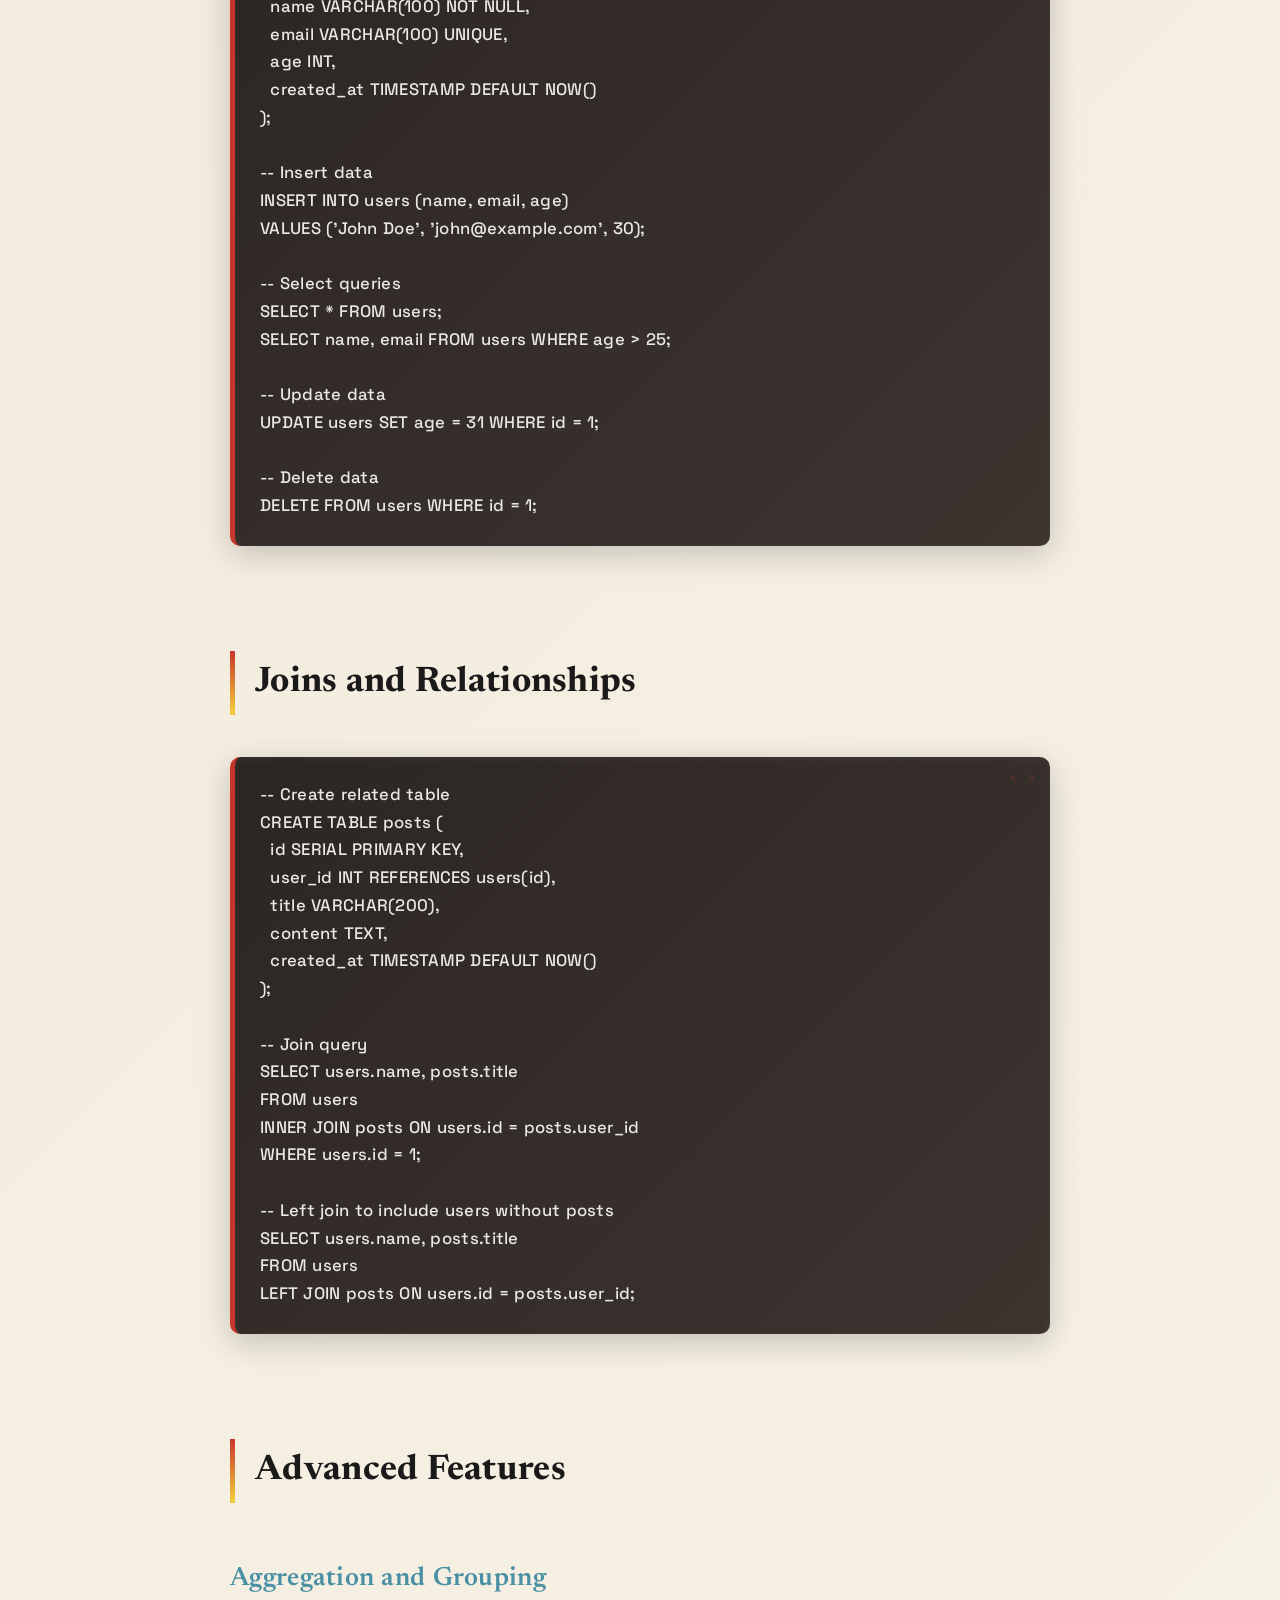
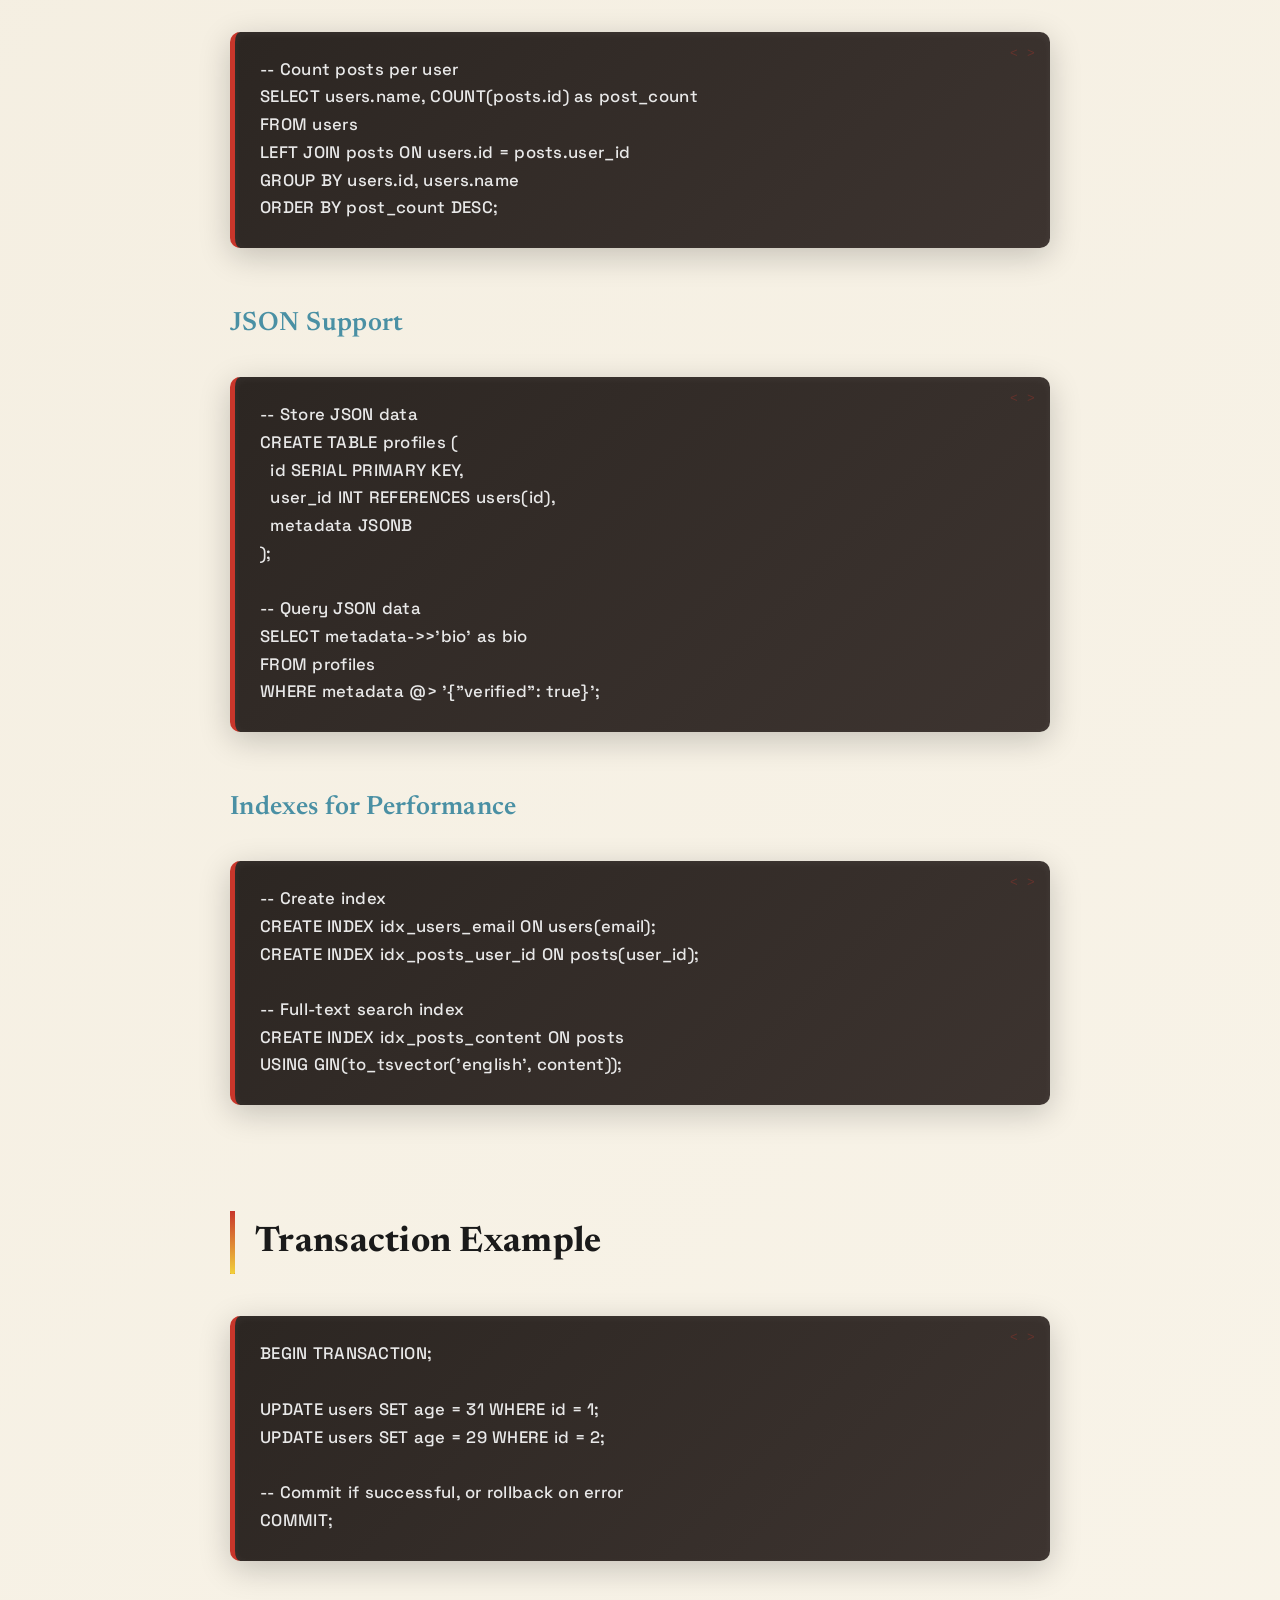
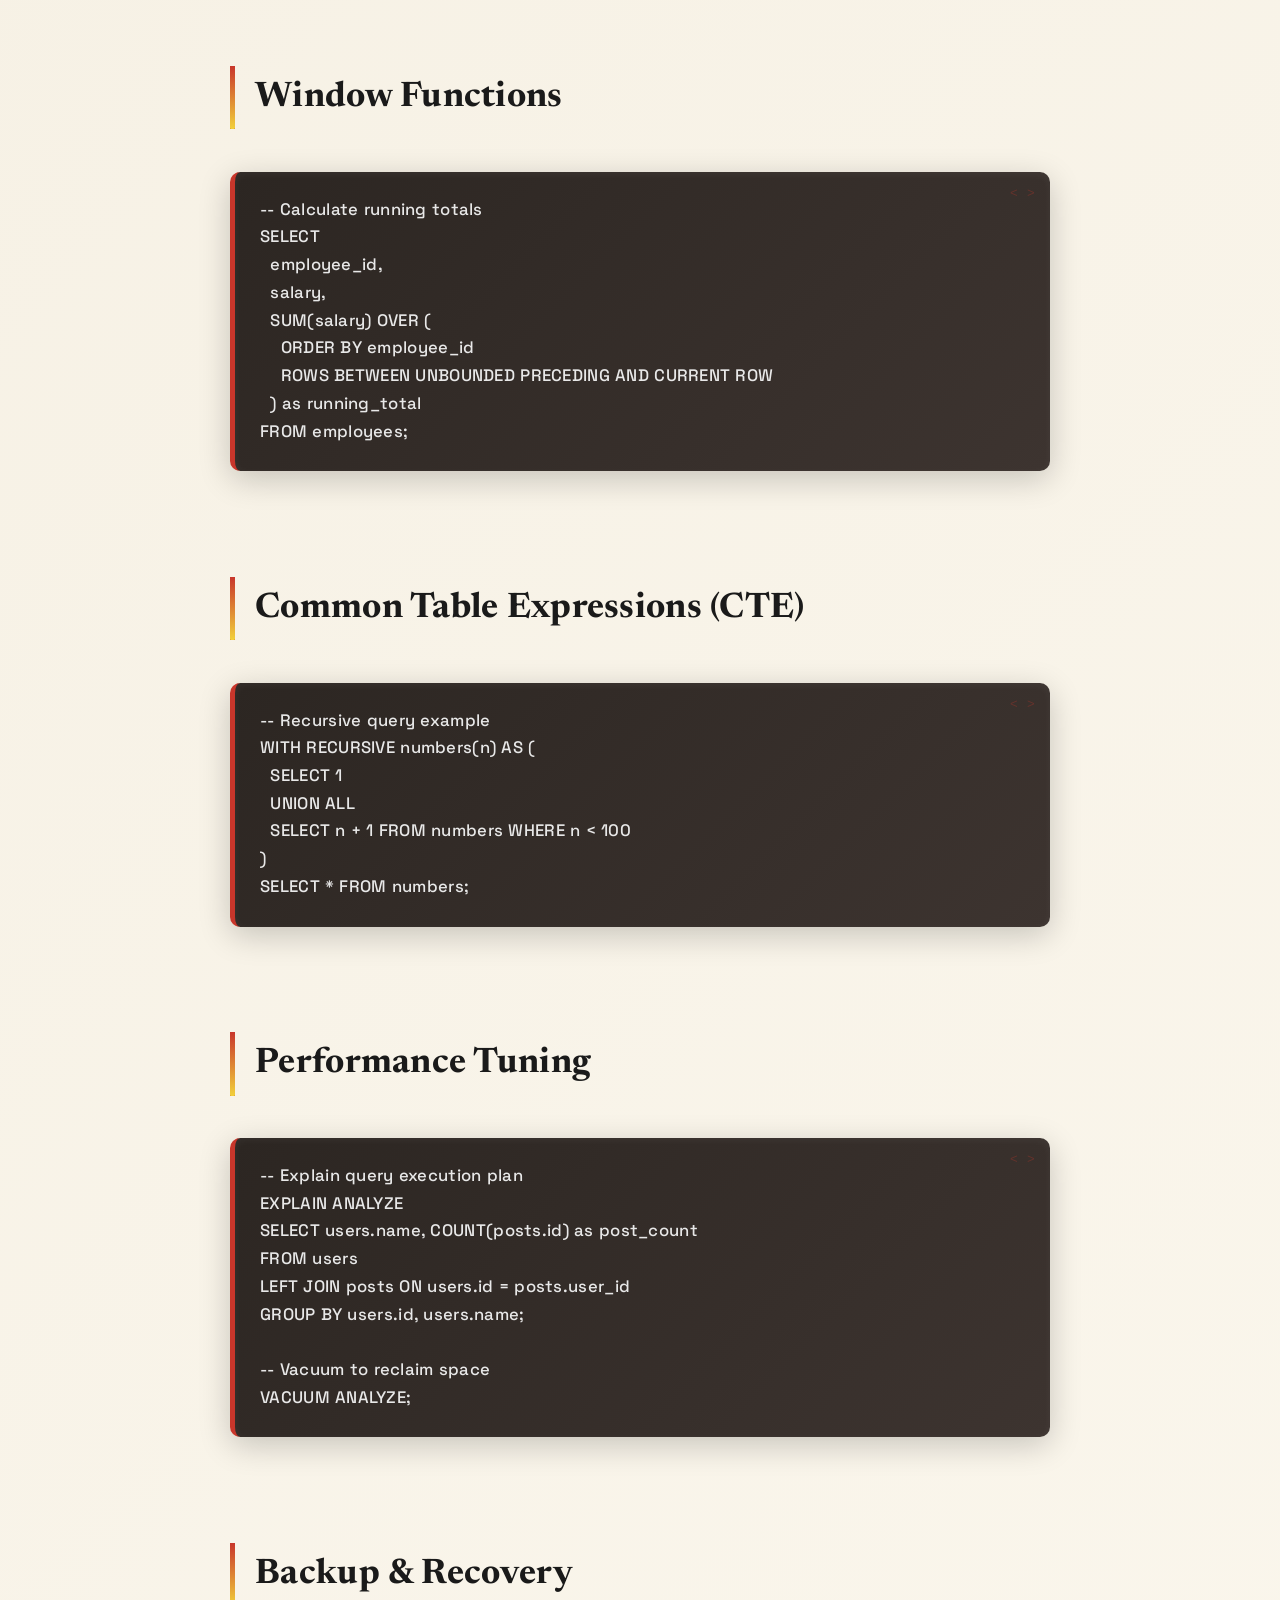
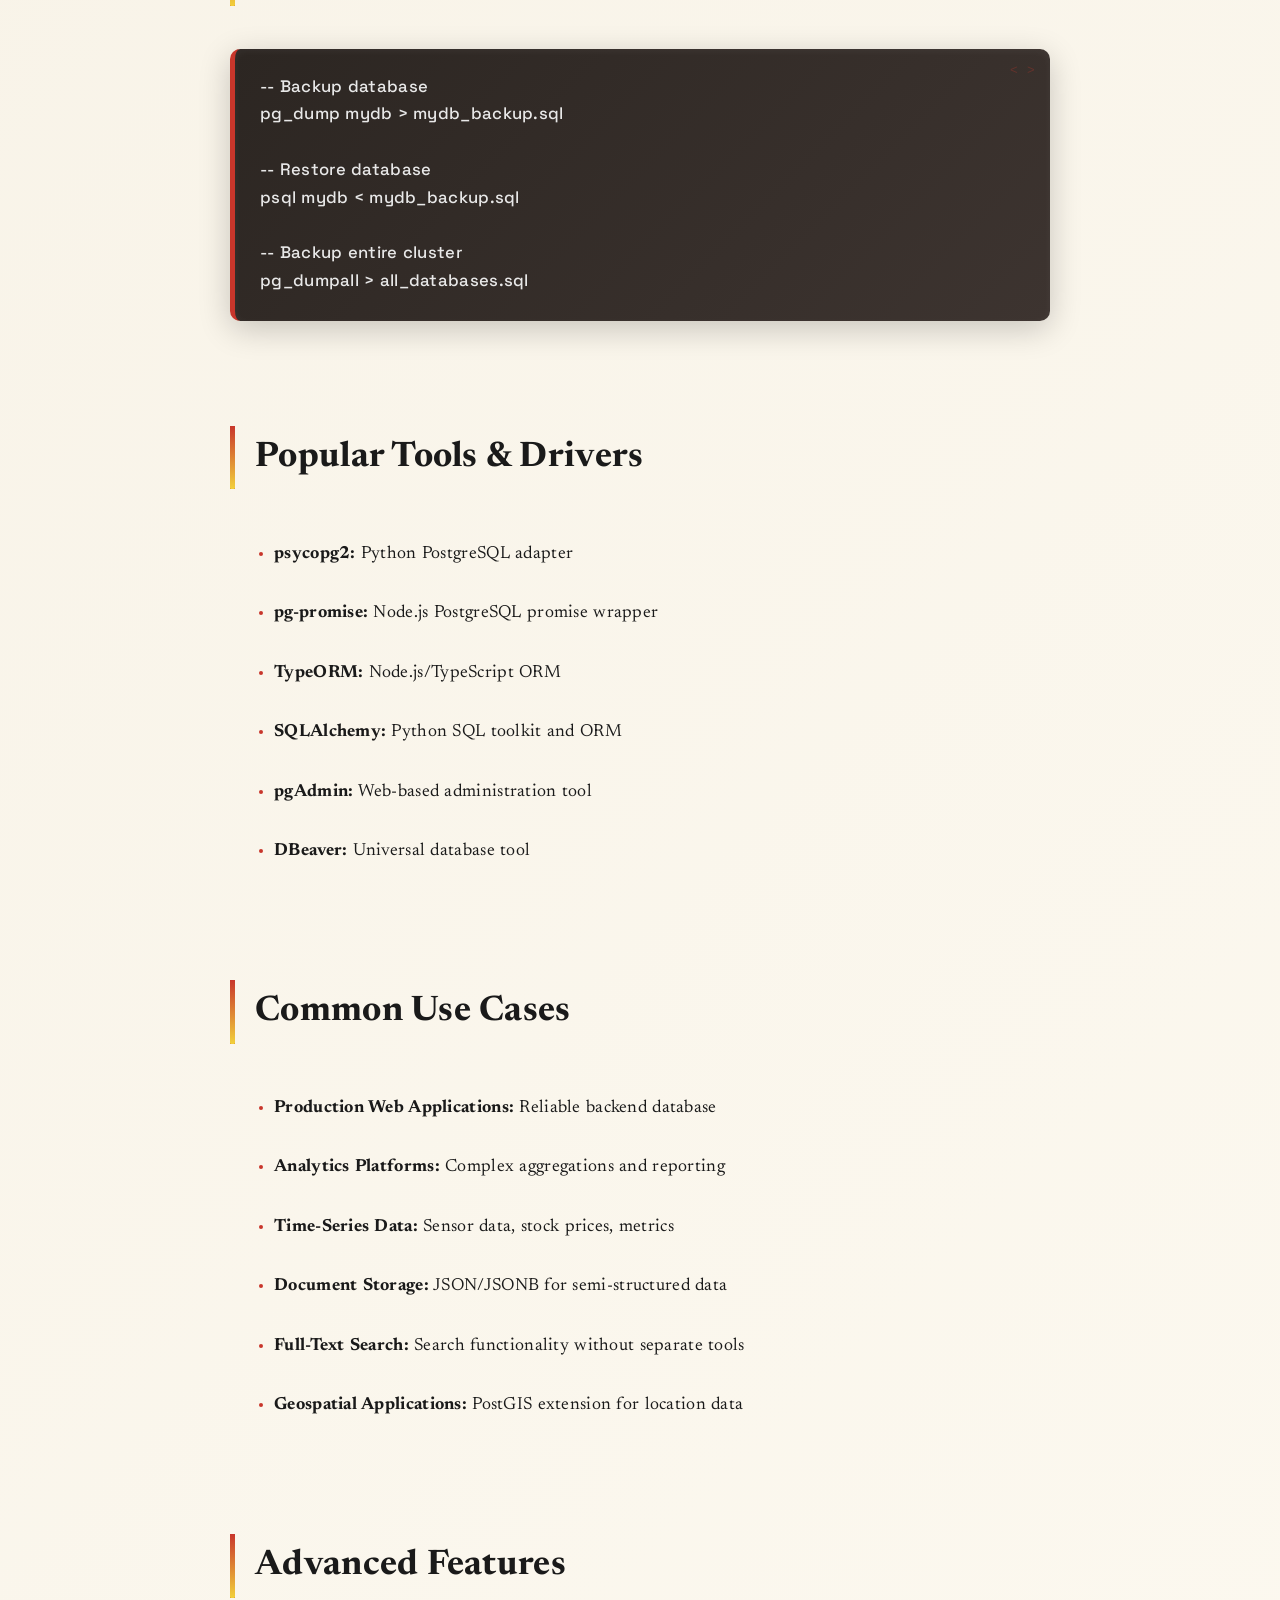
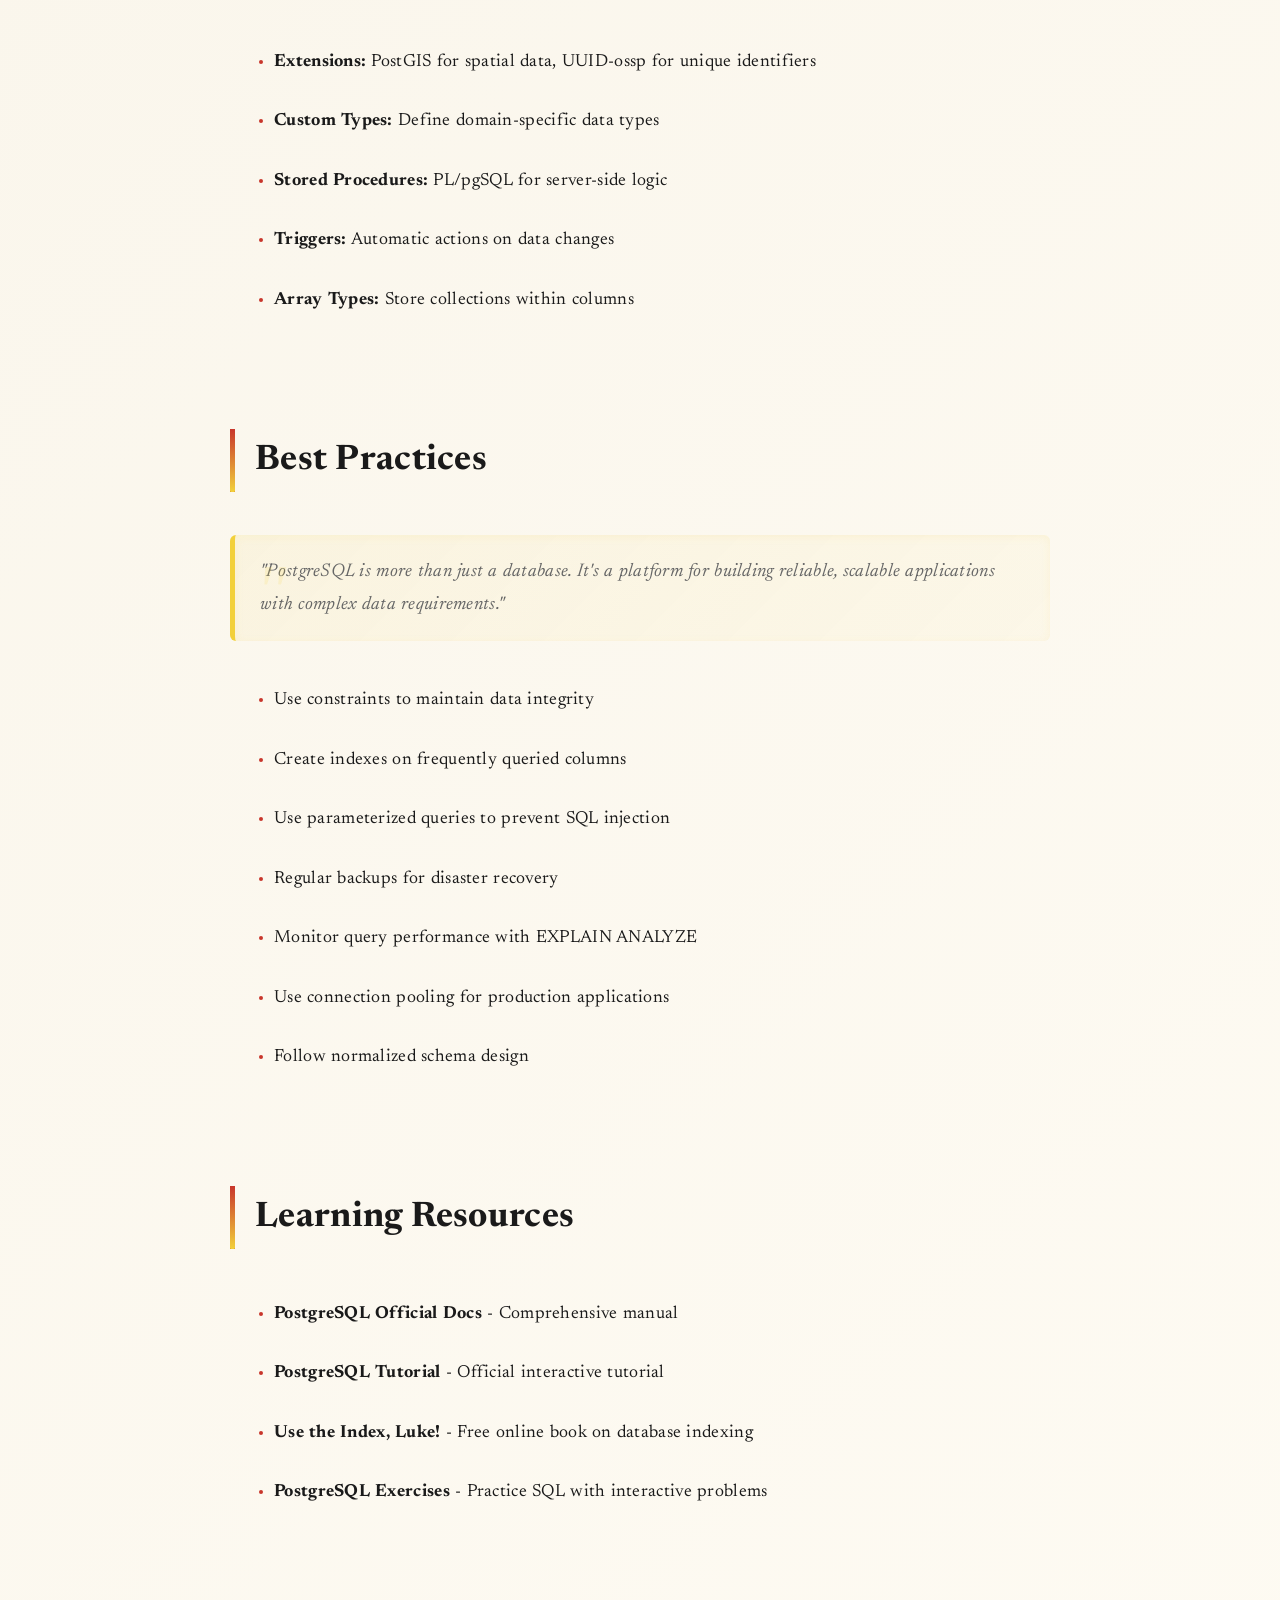
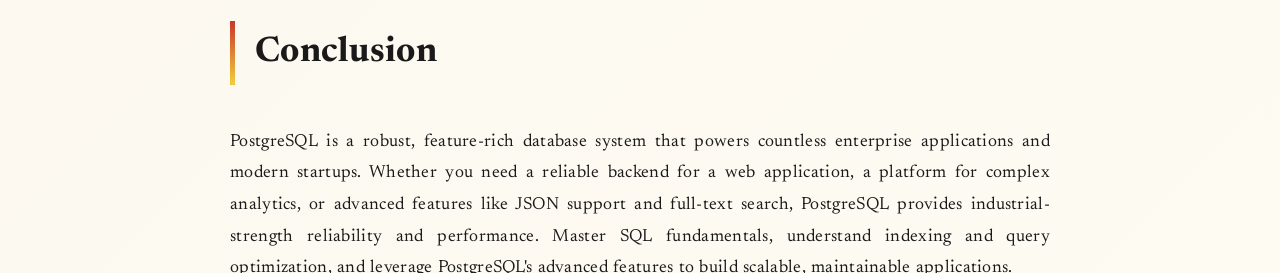
<file: journalist_narrative/blogs/postgresql-guide.html>
<!DOCTYPE html>
<html lang="en">
<head>
  <meta charset="UTF-8">
  <meta name="viewport" content="width=device-width, initial-scale=1.0">
  <title>PostgreSQL Guide - The Scribbler's Journal</title>
  <link rel="preconnect" href="https://fonts.googleapis.com">
  <link rel="preconnect" href="https://fonts.gstatic.com" crossorigin>
  <link href="https://fonts.googleapis.com/css2?family=Be+Vietnam+Pro:wght@400;500;600&family=Caveat:wght@400;600&family=Newsreader:opsz,wght@6..72,400;6..72,500;6..72,600;6..72,700&family=Orbitron:wght@500;700&family=Permanent+Marker&family=Press+Start+2P&family=Space+Grotesk:wght@400;500;600&display=swap" rel="stylesheet">
  <link rel="stylesheet" href="../styles.css">
  <link rel="stylesheet" href="blog-styles.css">
</head>
<body>
  <div class="blog-post-container">
    <div class="blog-post-header">
      <h1 class="blog-post-title">PostgreSQL: Advanced Relational Database</h1>
      <div class="blog-post-meta">
        <div class="blog-post-meta-item">
          <span>📅</span>
          <span>May 4, 2026</span>
        </div>
        <div class="blog-post-meta-item">
          <span>✍️</span>
          <span>The Developer</span>
        </div>
        <div class="blog-post-meta-item">
          <span>⏱️</span>
          <span>8 min read</span>
        </div>
      </div>
      <div class="blog-post-tags">
        <span class="blog-tag">PostgreSQL</span>
        <span class="blog-tag">Database</span>
        <span class="blog-tag">SQL</span>
      </div>
    </div>

    <div class="blog-post-content">
      <h2>What is PostgreSQL?</h2>
      <p>PostgreSQL is a powerful, open-source relational database management system (RDBMS) known for reliability, feature richness, and performance. With advanced data types, JSON support, and full-text search capabilities, PostgreSQL is an excellent choice for modern applications.</p>

      <h2>Core Features</h2>
      <ul>
        <li><strong>ACID Compliance:</strong> Ensures data integrity and reliability</li>
        <li><strong>Advanced Data Types:</strong> JSON, Arrays, Custom types, and more</li>
        <li><strong>Full-Text Search:</strong> Built-in text searching capabilities</li>
        <li><strong>JSON Support:</strong> Store and query JSON data natively</li>
        <li><strong>Extensibility:</strong> Create custom functions and extensions</li>
      </ul>

      <h2>Basic SQL Queries</h2>
      <pre><code>-- Create table
CREATE TABLE users (
  id SERIAL PRIMARY KEY,
  name VARCHAR(100) NOT NULL,
  email VARCHAR(100) UNIQUE,
  age INT,
  created_at TIMESTAMP DEFAULT NOW()
);

-- Insert data
INSERT INTO users (name, email, age)
VALUES ('John Doe', 'john@example.com', 30);

-- Select queries
SELECT * FROM users;
SELECT name, email FROM users WHERE age > 25;

-- Update data
UPDATE users SET age = 31 WHERE id = 1;

-- Delete data
DELETE FROM users WHERE id = 1;</code></pre>

      <h2>Joins and Relationships</h2>
      <pre><code>-- Create related table
CREATE TABLE posts (
  id SERIAL PRIMARY KEY,
  user_id INT REFERENCES users(id),
  title VARCHAR(200),
  content TEXT,
  created_at TIMESTAMP DEFAULT NOW()
);

-- Join query
SELECT users.name, posts.title
FROM users
INNER JOIN posts ON users.id = posts.user_id
WHERE users.id = 1;

-- Left join to include users without posts
SELECT users.name, posts.title
FROM users
LEFT JOIN posts ON users.id = posts.user_id;</code></pre>

      <h2>Advanced Features</h2>

      <h3>Aggregation and Grouping</h3>
      <pre><code>-- Count posts per user
SELECT users.name, COUNT(posts.id) as post_count
FROM users
LEFT JOIN posts ON users.id = posts.user_id
GROUP BY users.id, users.name
ORDER BY post_count DESC;</code></pre>

      <h3>JSON Support</h3>
      <pre><code>-- Store JSON data
CREATE TABLE profiles (
  id SERIAL PRIMARY KEY,
  user_id INT REFERENCES users(id),
  metadata JSONB
);

-- Query JSON data
SELECT metadata->>'bio' as bio
FROM profiles
WHERE metadata @> '{"verified": true}';</code></pre>

      <h3>Indexes for Performance</h3>
      <pre><code>-- Create index
CREATE INDEX idx_users_email ON users(email);
CREATE INDEX idx_posts_user_id ON posts(user_id);

-- Full-text search index
CREATE INDEX idx_posts_content ON posts 
USING GIN(to_tsvector('english', content));</code></pre>

      <h2>Transaction Example</h2>
      <pre><code>BEGIN TRANSACTION;

UPDATE users SET age = 31 WHERE id = 1;
UPDATE users SET age = 29 WHERE id = 2;

-- Commit if successful, or rollback on error
COMMIT;</code></pre>

      <h2>Window Functions</h2>
      <pre><code>-- Calculate running totals
SELECT 
  employee_id,
  salary,
  SUM(salary) OVER (
    ORDER BY employee_id 
    ROWS BETWEEN UNBOUNDED PRECEDING AND CURRENT ROW
  ) as running_total
FROM employees;</code></pre>

      <h2>Common Table Expressions (CTE)</h2>
      <pre><code>-- Recursive query example
WITH RECURSIVE numbers(n) AS (
  SELECT 1
  UNION ALL
  SELECT n + 1 FROM numbers WHERE n &lt; 100
)
SELECT * FROM numbers;</code></pre>

      <h2>Performance Tuning</h2>
      <pre><code>-- Explain query execution plan
EXPLAIN ANALYZE
SELECT users.name, COUNT(posts.id) as post_count
FROM users
LEFT JOIN posts ON users.id = posts.user_id
GROUP BY users.id, users.name;

-- Vacuum to reclaim space
VACUUM ANALYZE;</code></pre>

      <h2>Backup &amp; Recovery</h2>
      <pre><code>-- Backup database
pg_dump mydb &gt; mydb_backup.sql

-- Restore database
psql mydb &lt; mydb_backup.sql

-- Backup entire cluster
pg_dumpall &gt; all_databases.sql</code></pre>

      <h2>Popular Tools &amp; Drivers</h2>
      <ul>
        <li><strong>psycopg2:</strong> Python PostgreSQL adapter</li>
        <li><strong>pg-promise:</strong> Node.js PostgreSQL promise wrapper</li>
        <li><strong>TypeORM:</strong> Node.js/TypeScript ORM</li>
        <li><strong>SQLAlchemy:</strong> Python SQL toolkit and ORM</li>
        <li><strong>pgAdmin:</strong> Web-based administration tool</li>
        <li><strong>DBeaver:</strong> Universal database tool</li>
      </ul>

      <h2>Common Use Cases</h2>
      <ul>
        <li><strong>Production Web Applications:</strong> Reliable backend database</li>
        <li><strong>Analytics Platforms:</strong> Complex aggregations and reporting</li>
        <li><strong>Time-Series Data:</strong> Sensor data, stock prices, metrics</li>
        <li><strong>Document Storage:</strong> JSON/JSONB for semi-structured data</li>
        <li><strong>Full-Text Search:</strong> Search functionality without separate tools</li>
        <li><strong>Geospatial Applications:</strong> PostGIS extension for location data</li>
      </ul>

      <h2>Advanced Features</h2>
      <ul>
        <li><strong>Extensions:</strong> PostGIS for spatial data, UUID-ossp for unique identifiers</li>
        <li><strong>Custom Types:</strong> Define domain-specific data types</li>
        <li><strong>Stored Procedures:</strong> PL/pgSQL for server-side logic</li>
        <li><strong>Triggers:</strong> Automatic actions on data changes</li>
        <li><strong>Array Types:</strong> Store collections within columns</li>
      </ul>

      <h2>Best Practices</h2>
      <blockquote>
        "PostgreSQL is more than just a database. It's a platform for building reliable, scalable applications with complex data requirements."
      </blockquote>

      <ul>
        <li>Use constraints to maintain data integrity</li>
        <li>Create indexes on frequently queried columns</li>
        <li>Use parameterized queries to prevent SQL injection</li>
        <li>Regular backups for disaster recovery</li>
        <li>Monitor query performance with EXPLAIN ANALYZE</li>
        <li>Use connection pooling for production applications</li>
        <li>Follow normalized schema design</li>
      </ul>

      <h2>Learning Resources</h2>
      <ul>
        <li><strong>PostgreSQL Official Docs</strong> - Comprehensive manual</li>
        <li><strong>PostgreSQL Tutorial</strong> - Official interactive tutorial</li>
        <li><strong>Use the Index, Luke!</strong> - Free online book on database indexing</li>
        <li><strong>PostgreSQL Exercises</strong> - Practice SQL with interactive problems</li>
      </ul>

      <h2>Conclusion</h2>
      <p>PostgreSQL is a robust, feature-rich database system that powers countless enterprise applications and modern startups. Whether you need a reliable backend for a web application, a platform for complex analytics, or advanced features like JSON support and full-text search, PostgreSQL provides industrial-strength reliability and performance. Master SQL fundamentals, understand indexing and query optimization, and leverage PostgreSQL's advanced features to build scalable, maintainable applications.</p>
    </div>

    <div class="blog-navigation">
      <a href="index.html" class="nav-button prev">Back to Blog</a>
      <a href="../index.html" class="nav-button next">Back to Journal</a>
    </div>
  </div>

    <script src="blog-cursor.js"></script>
  <script src="blog-animation.js"></script>
</body>
</html>
</file>
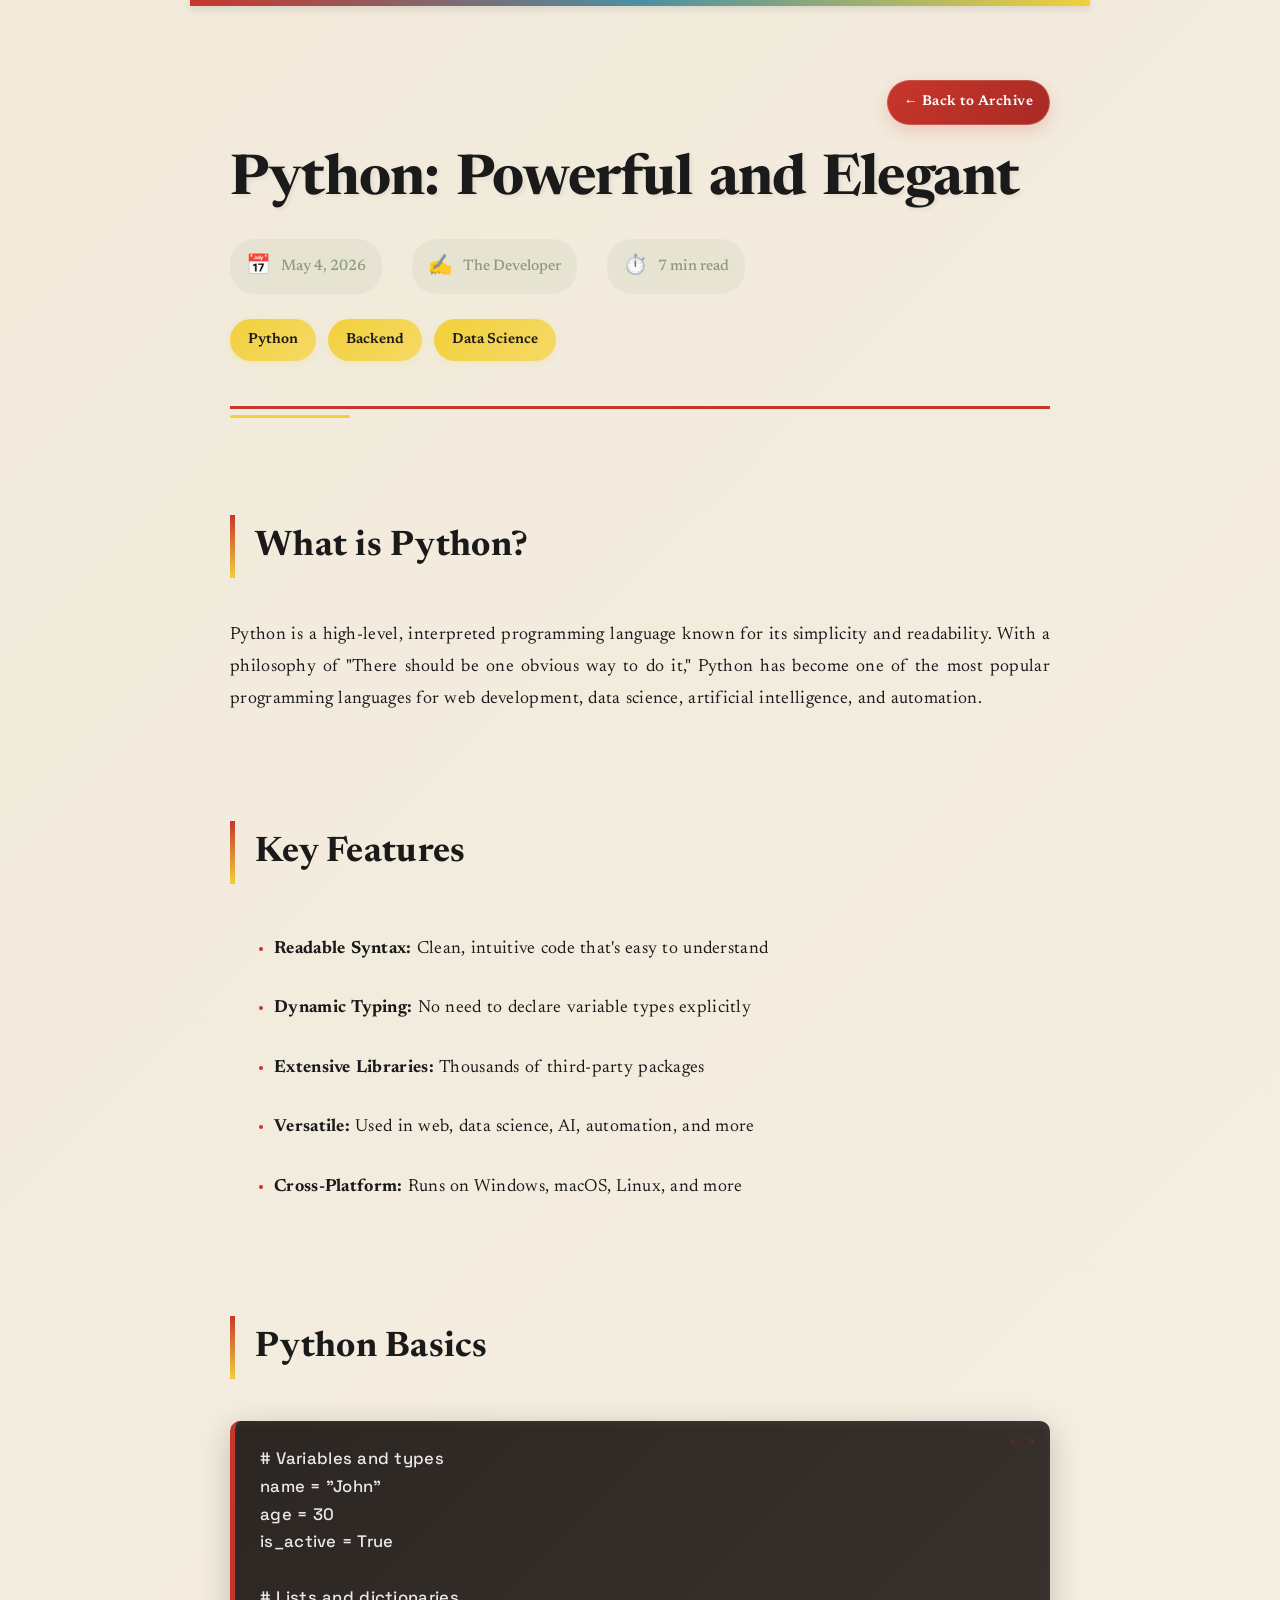
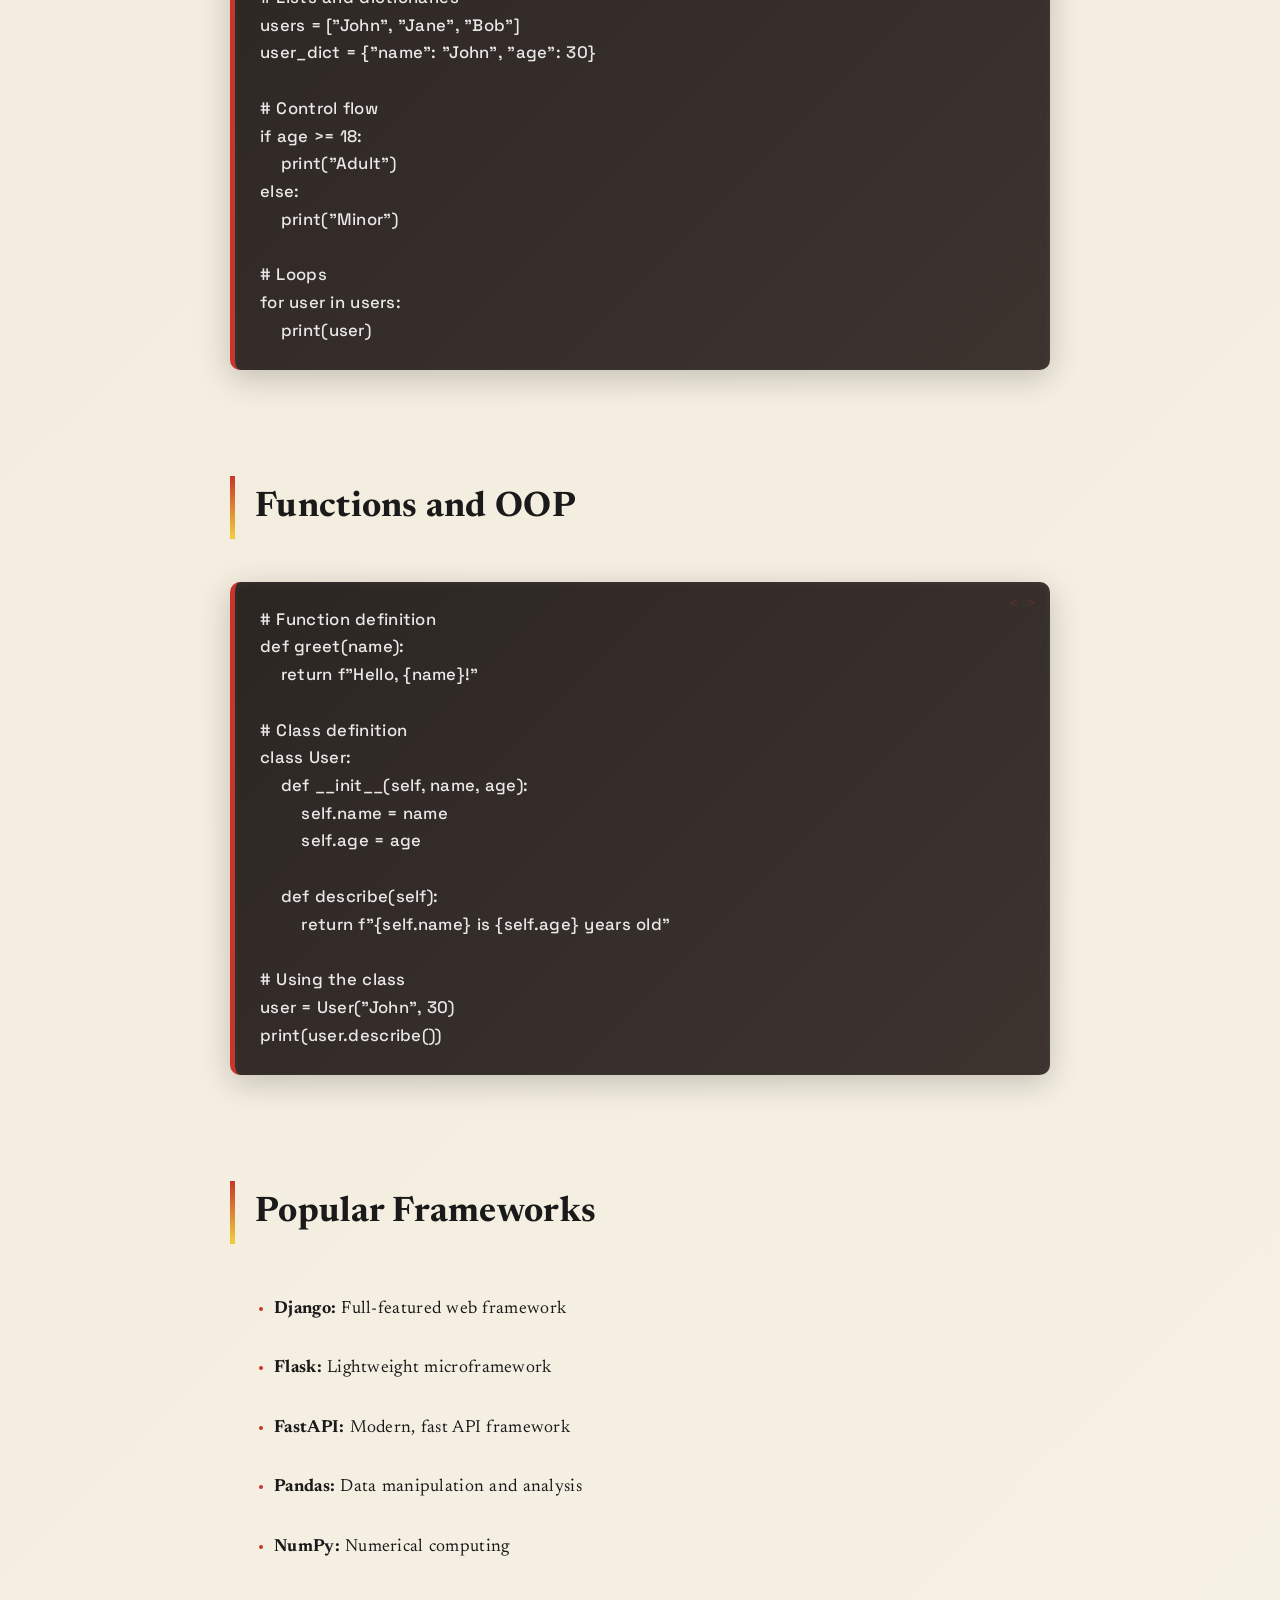
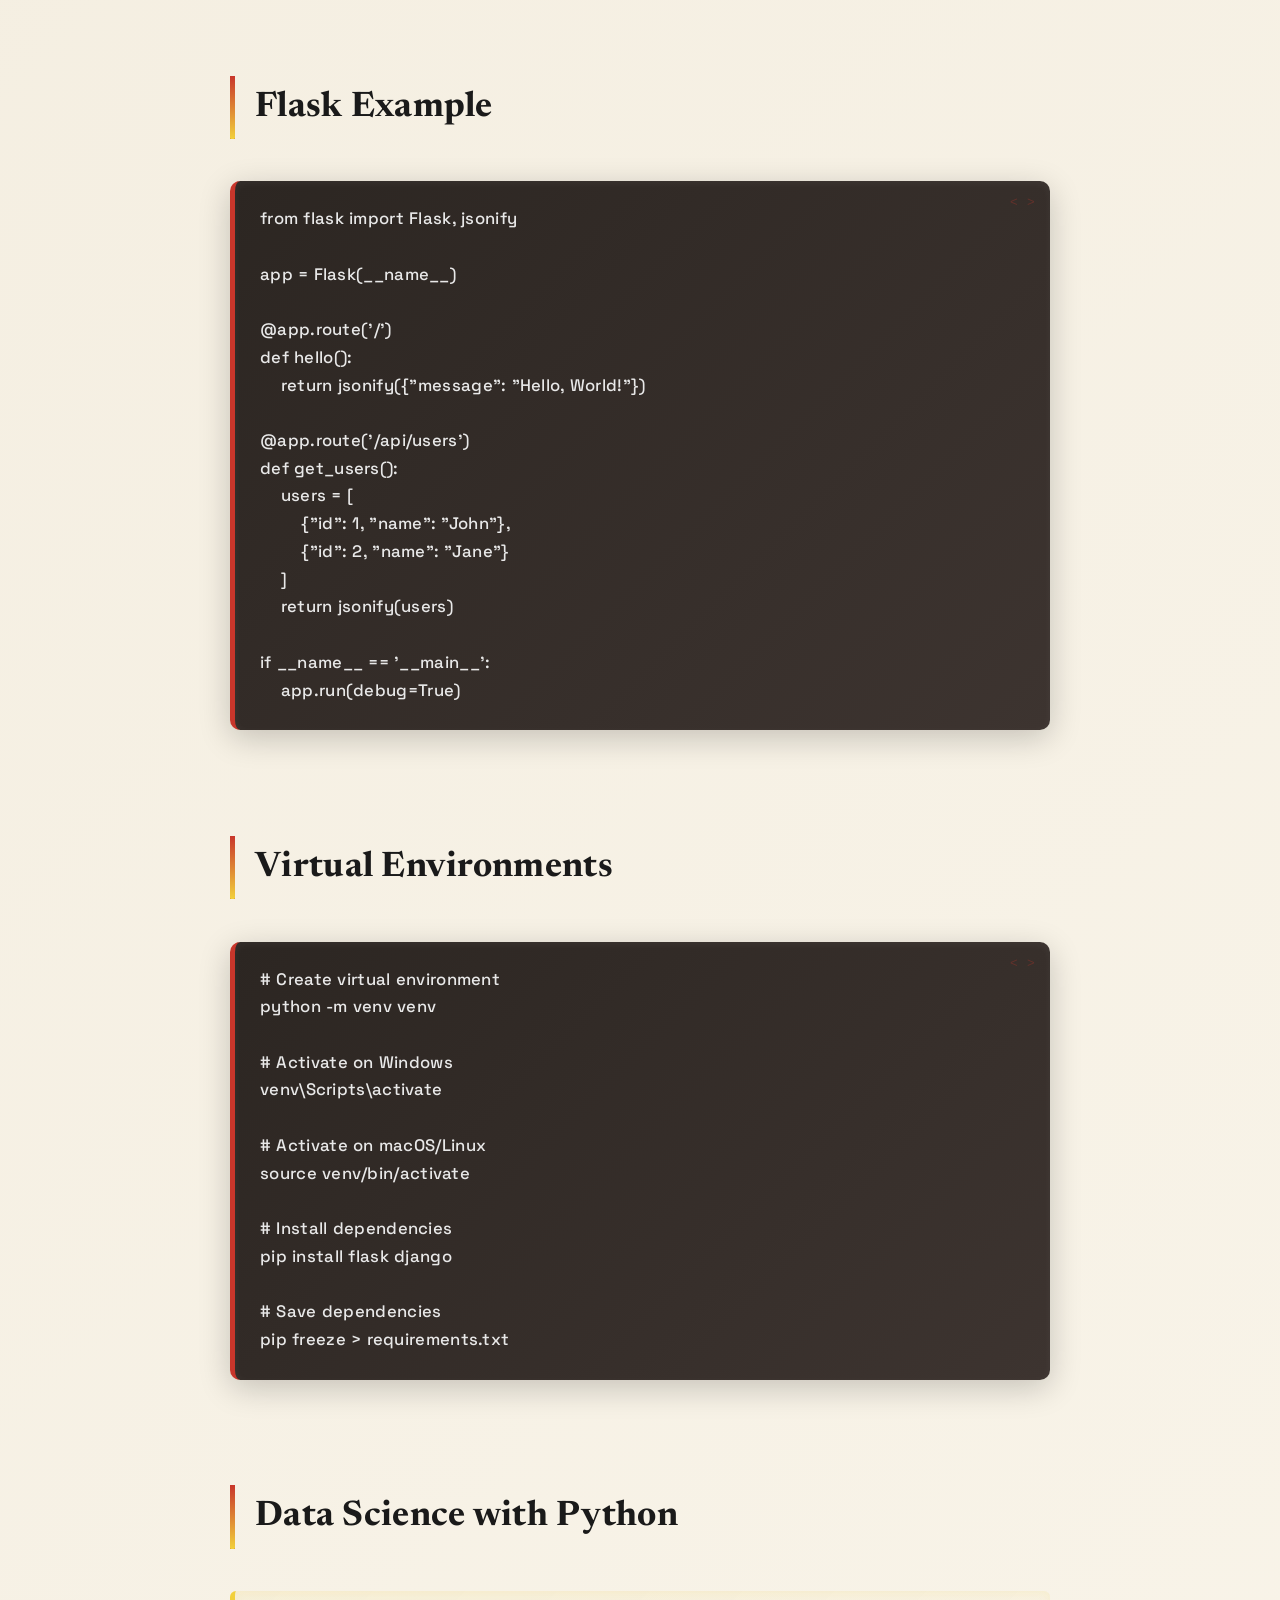
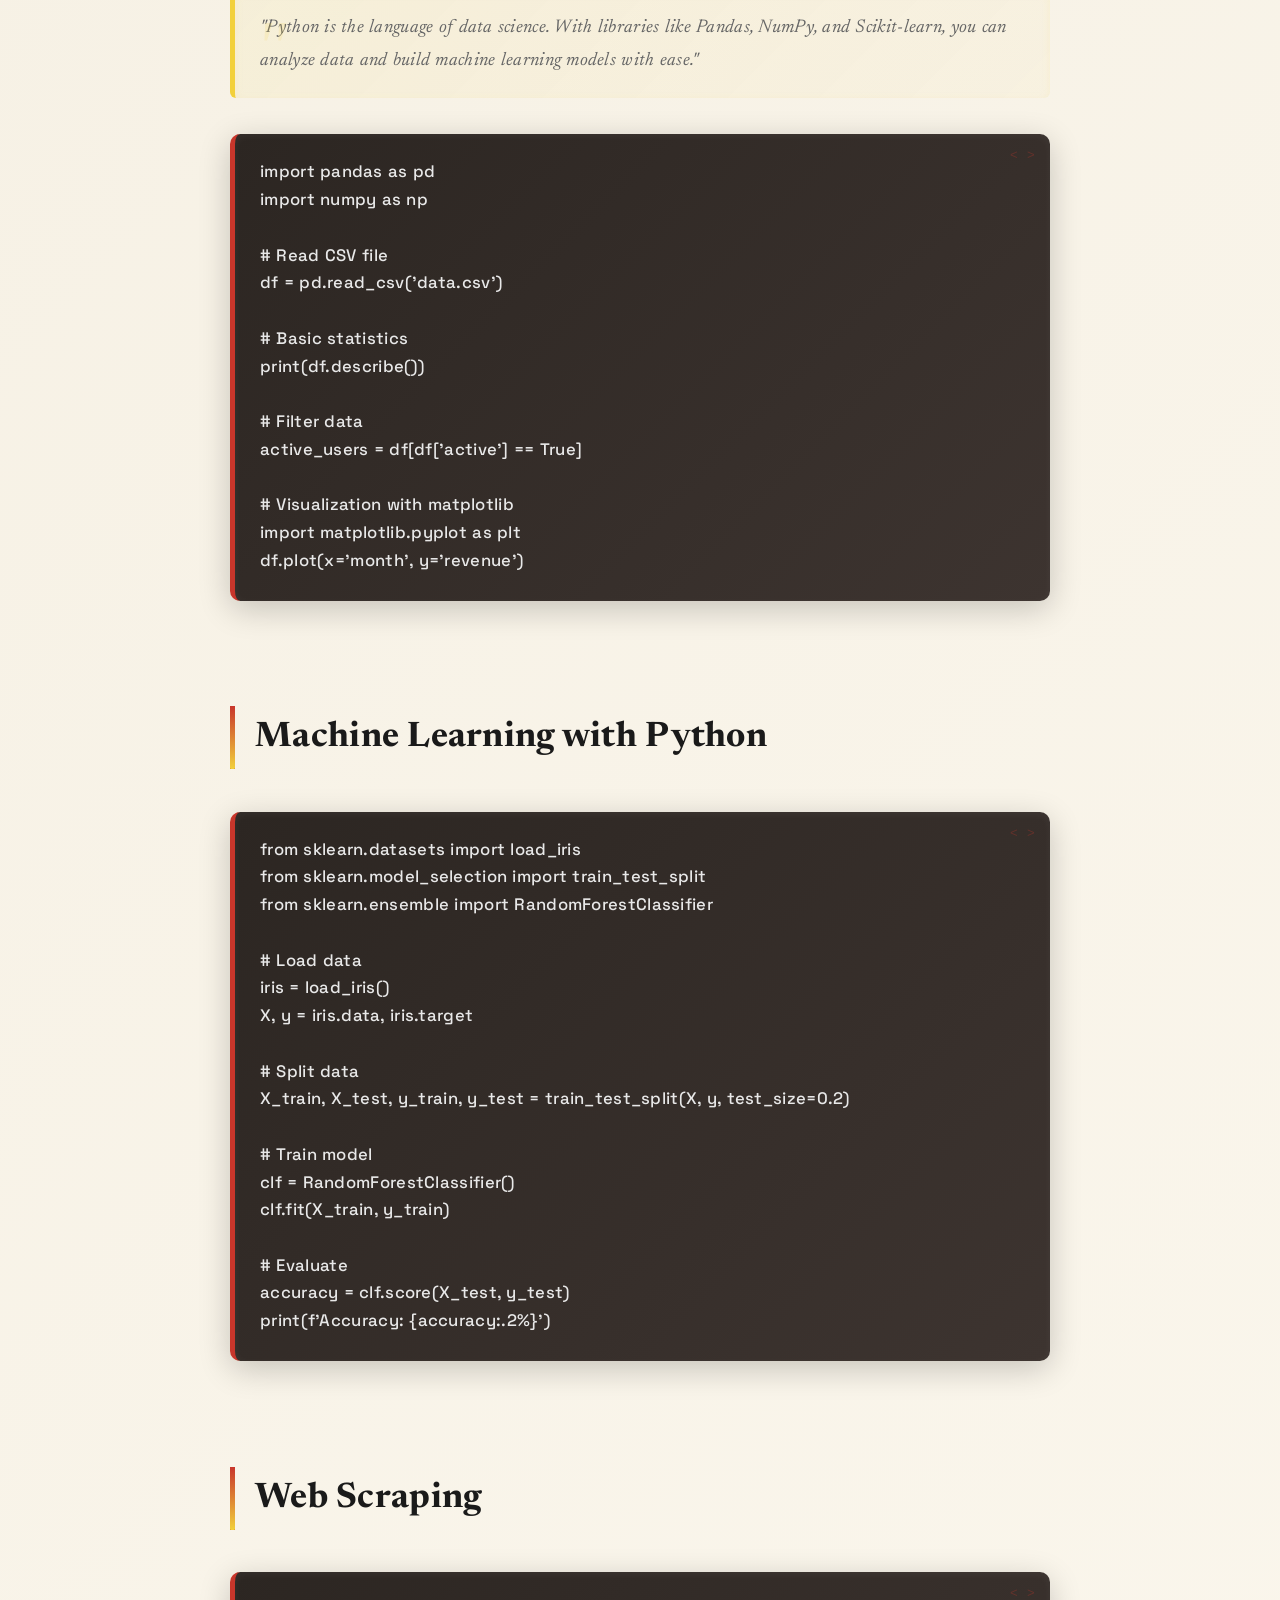
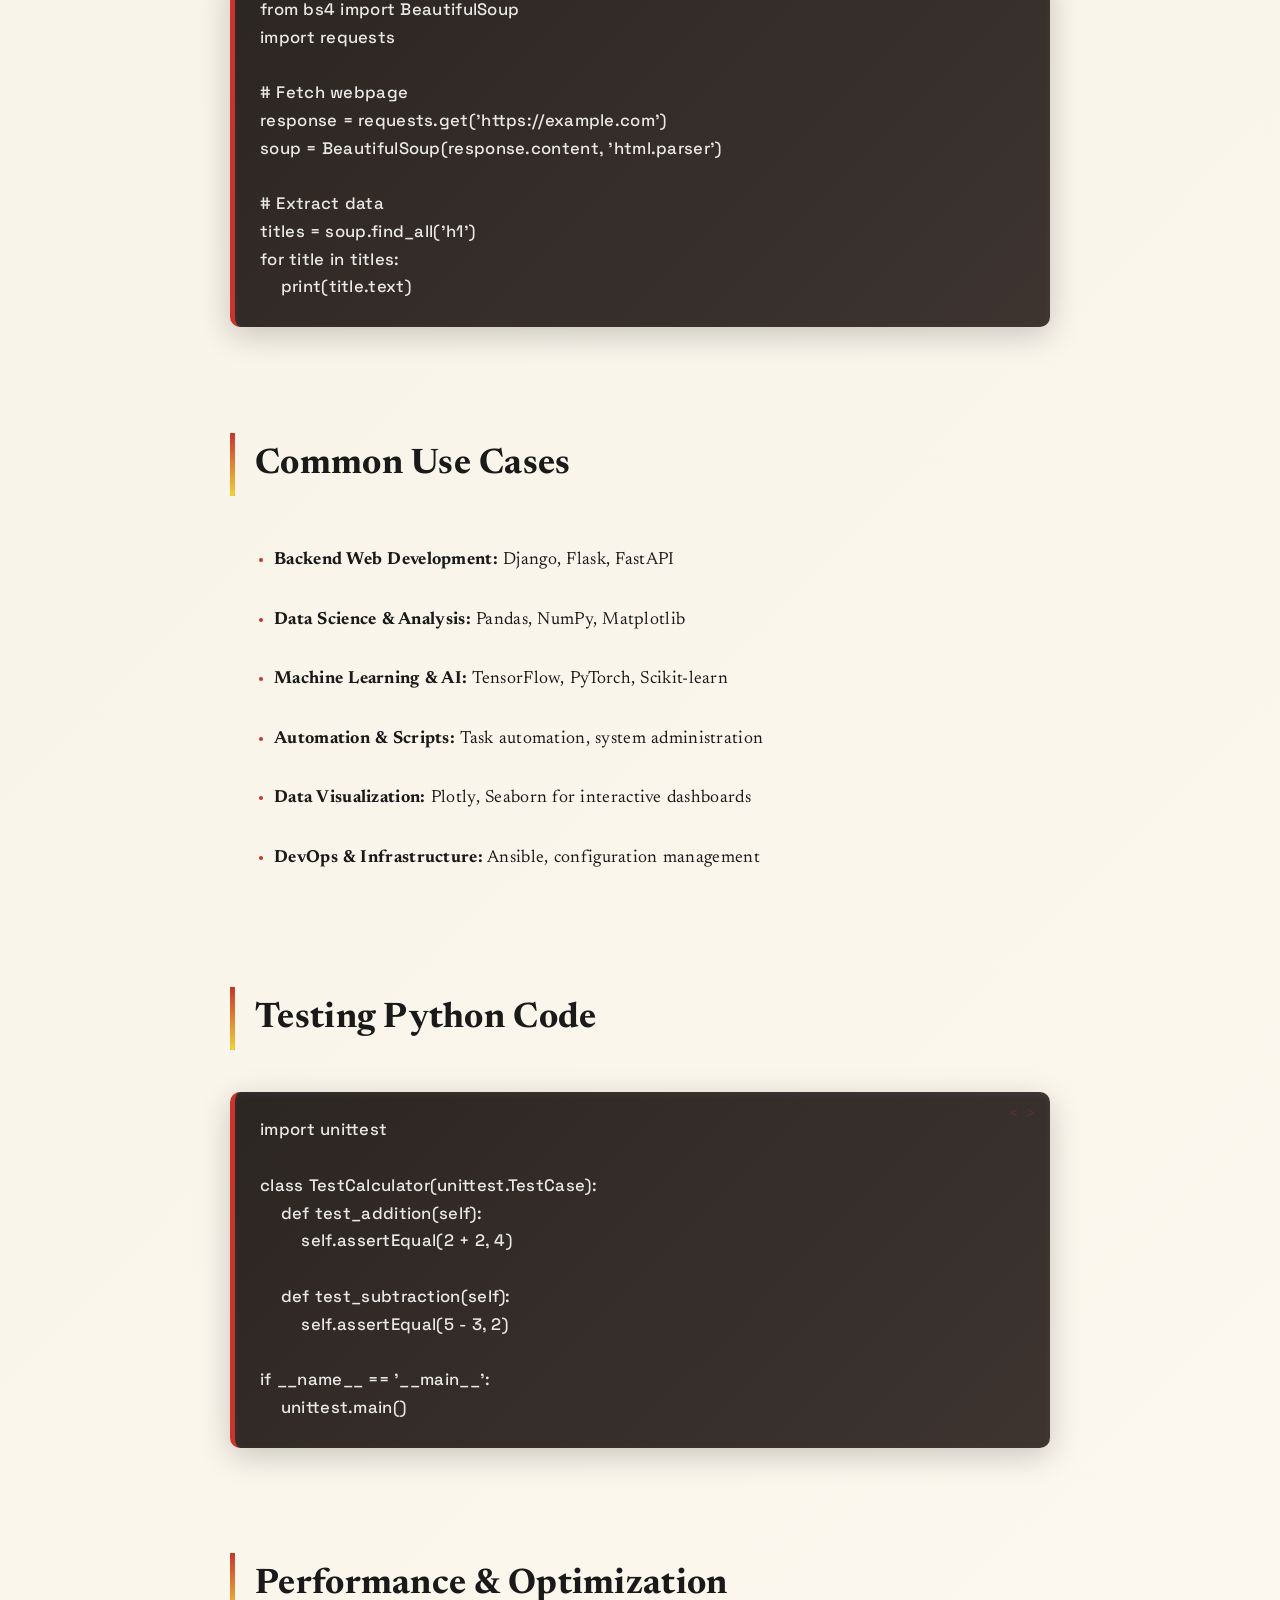
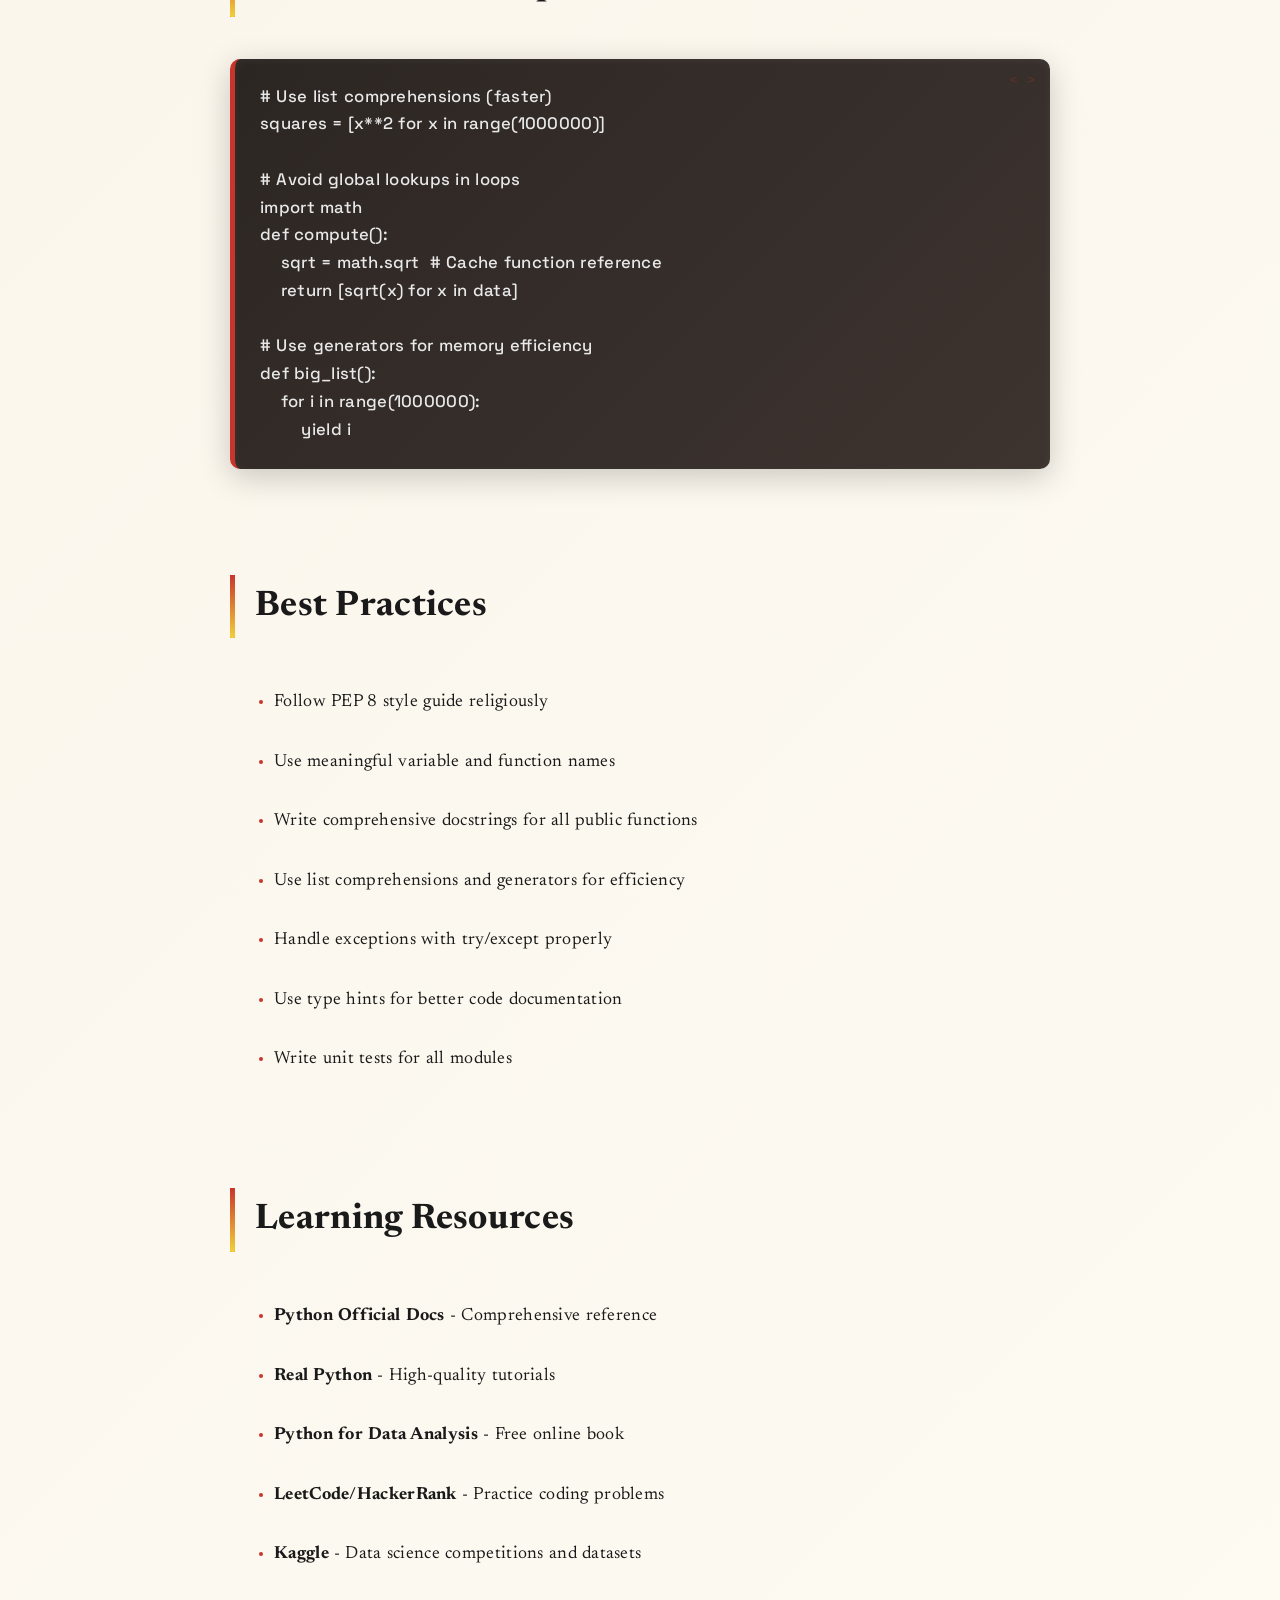
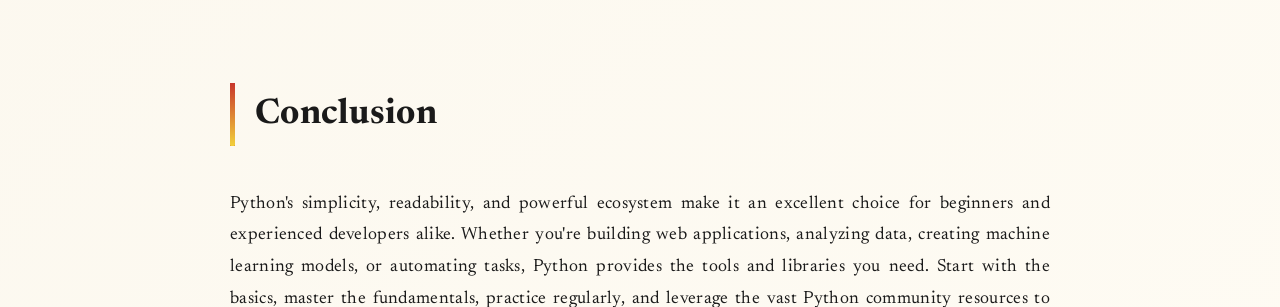
<file: journalist_narrative/blogs/python-guide.html>
<!DOCTYPE html>
<html lang="en">
<head>
  <meta charset="UTF-8">
  <meta name="viewport" content="width=device-width, initial-scale=1.0">
  <title>Python Guide - The Scribbler's Journal</title>
  <link rel="preconnect" href="https://fonts.googleapis.com">
  <link rel="preconnect" href="https://fonts.gstatic.com" crossorigin>
  <link href="https://fonts.googleapis.com/css2?family=Be+Vietnam+Pro:wght@400;500;600&family=Caveat:wght@400;600&family=Newsreader:opsz,wght@6..72,400;6..72,500;6..72,600;6..72,700&family=Orbitron:wght@500;700&family=Permanent+Marker&family=Press+Start+2P&family=Space+Grotesk:wght@400;500;600&display=swap" rel="stylesheet">
  <link rel="stylesheet" href="../styles.css">
  <link rel="stylesheet" href="blog-styles.css">
</head>
<body>
  <div class="blog-post-container">
    <div class="blog-post-header">
      <h1 class="blog-post-title">Python: Powerful and Elegant</h1>
      <div class="blog-post-meta">
        <div class="blog-post-meta-item">
          <span>📅</span>
          <span>May 4, 2026</span>
        </div>
        <div class="blog-post-meta-item">
          <span>✍️</span>
          <span>The Developer</span>
        </div>
        <div class="blog-post-meta-item">
          <span>⏱️</span>
          <span>7 min read</span>
        </div>
      </div>
      <div class="blog-post-tags">
        <span class="blog-tag">Python</span>
        <span class="blog-tag">Backend</span>
        <span class="blog-tag">Data Science</span>
      </div>
    </div>

    <div class="blog-post-content">
      <h2>What is Python?</h2>
      <p>Python is a high-level, interpreted programming language known for its simplicity and readability. With a philosophy of "There should be one obvious way to do it," Python has become one of the most popular programming languages for web development, data science, artificial intelligence, and automation.</p>

      <h2>Key Features</h2>
      <ul>
        <li><strong>Readable Syntax:</strong> Clean, intuitive code that's easy to understand</li>
        <li><strong>Dynamic Typing:</strong> No need to declare variable types explicitly</li>
        <li><strong>Extensive Libraries:</strong> Thousands of third-party packages</li>
        <li><strong>Versatile:</strong> Used in web, data science, AI, automation, and more</li>
        <li><strong>Cross-Platform:</strong> Runs on Windows, macOS, Linux, and more</li>
      </ul>

      <h2>Python Basics</h2>
      <pre><code># Variables and types
name = "John"
age = 30
is_active = True

# Lists and dictionaries
users = ["John", "Jane", "Bob"]
user_dict = {"name": "John", "age": 30}

# Control flow
if age >= 18:
    print("Adult")
else:
    print("Minor")

# Loops
for user in users:
    print(user)</code></pre>

      <h2>Functions and OOP</h2>
      <pre><code># Function definition
def greet(name):
    return f"Hello, {name}!"

# Class definition
class User:
    def __init__(self, name, age):
        self.name = name
        self.age = age
    
    def describe(self):
        return f"{self.name} is {self.age} years old"

# Using the class
user = User("John", 30)
print(user.describe())</code></pre>

      <h2>Popular Frameworks</h2>
      <ul>
        <li><strong>Django:</strong> Full-featured web framework</li>
        <li><strong>Flask:</strong> Lightweight microframework</li>
        <li><strong>FastAPI:</strong> Modern, fast API framework</li>
        <li><strong>Pandas:</strong> Data manipulation and analysis</li>
        <li><strong>NumPy:</strong> Numerical computing</li>
      </ul>

      <h2>Flask Example</h2>
      <pre><code>from flask import Flask, jsonify

app = Flask(__name__)

@app.route('/')
def hello():
    return jsonify({"message": "Hello, World!"})

@app.route('/api/users')
def get_users():
    users = [
        {"id": 1, "name": "John"},
        {"id": 2, "name": "Jane"}
    ]
    return jsonify(users)

if __name__ == '__main__':
    app.run(debug=True)</code></pre>

      <h2>Virtual Environments</h2>
      <pre><code># Create virtual environment
python -m venv venv

# Activate on Windows
venv\Scripts\activate

# Activate on macOS/Linux
source venv/bin/activate

# Install dependencies
pip install flask django

# Save dependencies
pip freeze > requirements.txt</code></pre>

      <h2>Data Science with Python</h2>
      <blockquote>
        "Python is the language of data science. With libraries like Pandas, NumPy, and Scikit-learn, you can analyze data and build machine learning models with ease."
      </blockquote>

      <pre><code>import pandas as pd
import numpy as np

# Read CSV file
df = pd.read_csv('data.csv')

# Basic statistics
print(df.describe())

# Filter data
active_users = df[df['active'] == True]

# Visualization with matplotlib
import matplotlib.pyplot as plt
df.plot(x='month', y='revenue')</code></pre>

      <h2>Machine Learning with Python</h2>
      <pre><code>from sklearn.datasets import load_iris
from sklearn.model_selection import train_test_split
from sklearn.ensemble import RandomForestClassifier

# Load data
iris = load_iris()
X, y = iris.data, iris.target

# Split data
X_train, X_test, y_train, y_test = train_test_split(X, y, test_size=0.2)

# Train model
clf = RandomForestClassifier()
clf.fit(X_train, y_train)

# Evaluate
accuracy = clf.score(X_test, y_test)
print(f'Accuracy: {accuracy:.2%}')</code></pre>

      <h2>Web Scraping</h2>
      <pre><code>from bs4 import BeautifulSoup
import requests

# Fetch webpage
response = requests.get('https://example.com')
soup = BeautifulSoup(response.content, 'html.parser')

# Extract data
titles = soup.find_all('h1')
for title in titles:
    print(title.text)</code></pre>

      <h2>Common Use Cases</h2>
      <ul>
        <li><strong>Backend Web Development:</strong> Django, Flask, FastAPI</li>
        <li><strong>Data Science &amp; Analysis:</strong> Pandas, NumPy, Matplotlib</li>
        <li><strong>Machine Learning &amp; AI:</strong> TensorFlow, PyTorch, Scikit-learn</li>
        <li><strong>Automation &amp; Scripts:</strong> Task automation, system administration</li>
        <li><strong>Data Visualization:</strong> Plotly, Seaborn for interactive dashboards</li>
        <li><strong>DevOps &amp; Infrastructure:</strong> Ansible, configuration management</li>
      </ul>

      <h2>Testing Python Code</h2>
      <pre><code>import unittest

class TestCalculator(unittest.TestCase):
    def test_addition(self):
        self.assertEqual(2 + 2, 4)
    
    def test_subtraction(self):
        self.assertEqual(5 - 3, 2)

if __name__ == '__main__':
    unittest.main()</code></pre>

      <h2>Performance &amp; Optimization</h2>
      <pre><code># Use list comprehensions (faster)
squares = [x**2 for x in range(1000000)]

# Avoid global lookups in loops
import math
def compute():
    sqrt = math.sqrt  # Cache function reference
    return [sqrt(x) for x in data]

# Use generators for memory efficiency
def big_list():
    for i in range(1000000):
        yield i</code></pre>

      <h2>Best Practices</h2>
      <ul>
        <li>Follow PEP 8 style guide religiously</li>
        <li>Use meaningful variable and function names</li>
        <li>Write comprehensive docstrings for all public functions</li>
        <li>Use list comprehensions and generators for efficiency</li>
        <li>Handle exceptions with try/except properly</li>
        <li>Use type hints for better code documentation</li>
        <li>Write unit tests for all modules</li>
      </ul>

      <h2>Learning Resources</h2>
      <ul>
        <li><strong>Python Official Docs</strong> - Comprehensive reference</li>
        <li><strong>Real Python</strong> - High-quality tutorials</li>
        <li><strong>Python for Data Analysis</strong> - Free online book</li>
        <li><strong>LeetCode/HackerRank</strong> - Practice coding problems</li>
        <li><strong>Kaggle</strong> - Data science competitions and datasets</li>
      </ul>

      <h2>Conclusion</h2>
      <p>Python's simplicity, readability, and powerful ecosystem make it an excellent choice for beginners and experienced developers alike. Whether you're building web applications, analyzing data, creating machine learning models, or automating tasks, Python provides the tools and libraries you need. Start with the basics, master the fundamentals, practice regularly, and leverage the vast Python community resources to build amazing projects.</p>
    </div>

    <div class="blog-navigation">
      <a href="index.html" class="nav-button prev">Back to Blog</a>
      <a href="../index.html" class="nav-button next">Back to Journal</a>
    </div>
  </div>

    <script src="blog-cursor.js"></script>
  <script src="blog-animation.js"></script>
</body>
</html>
</file>
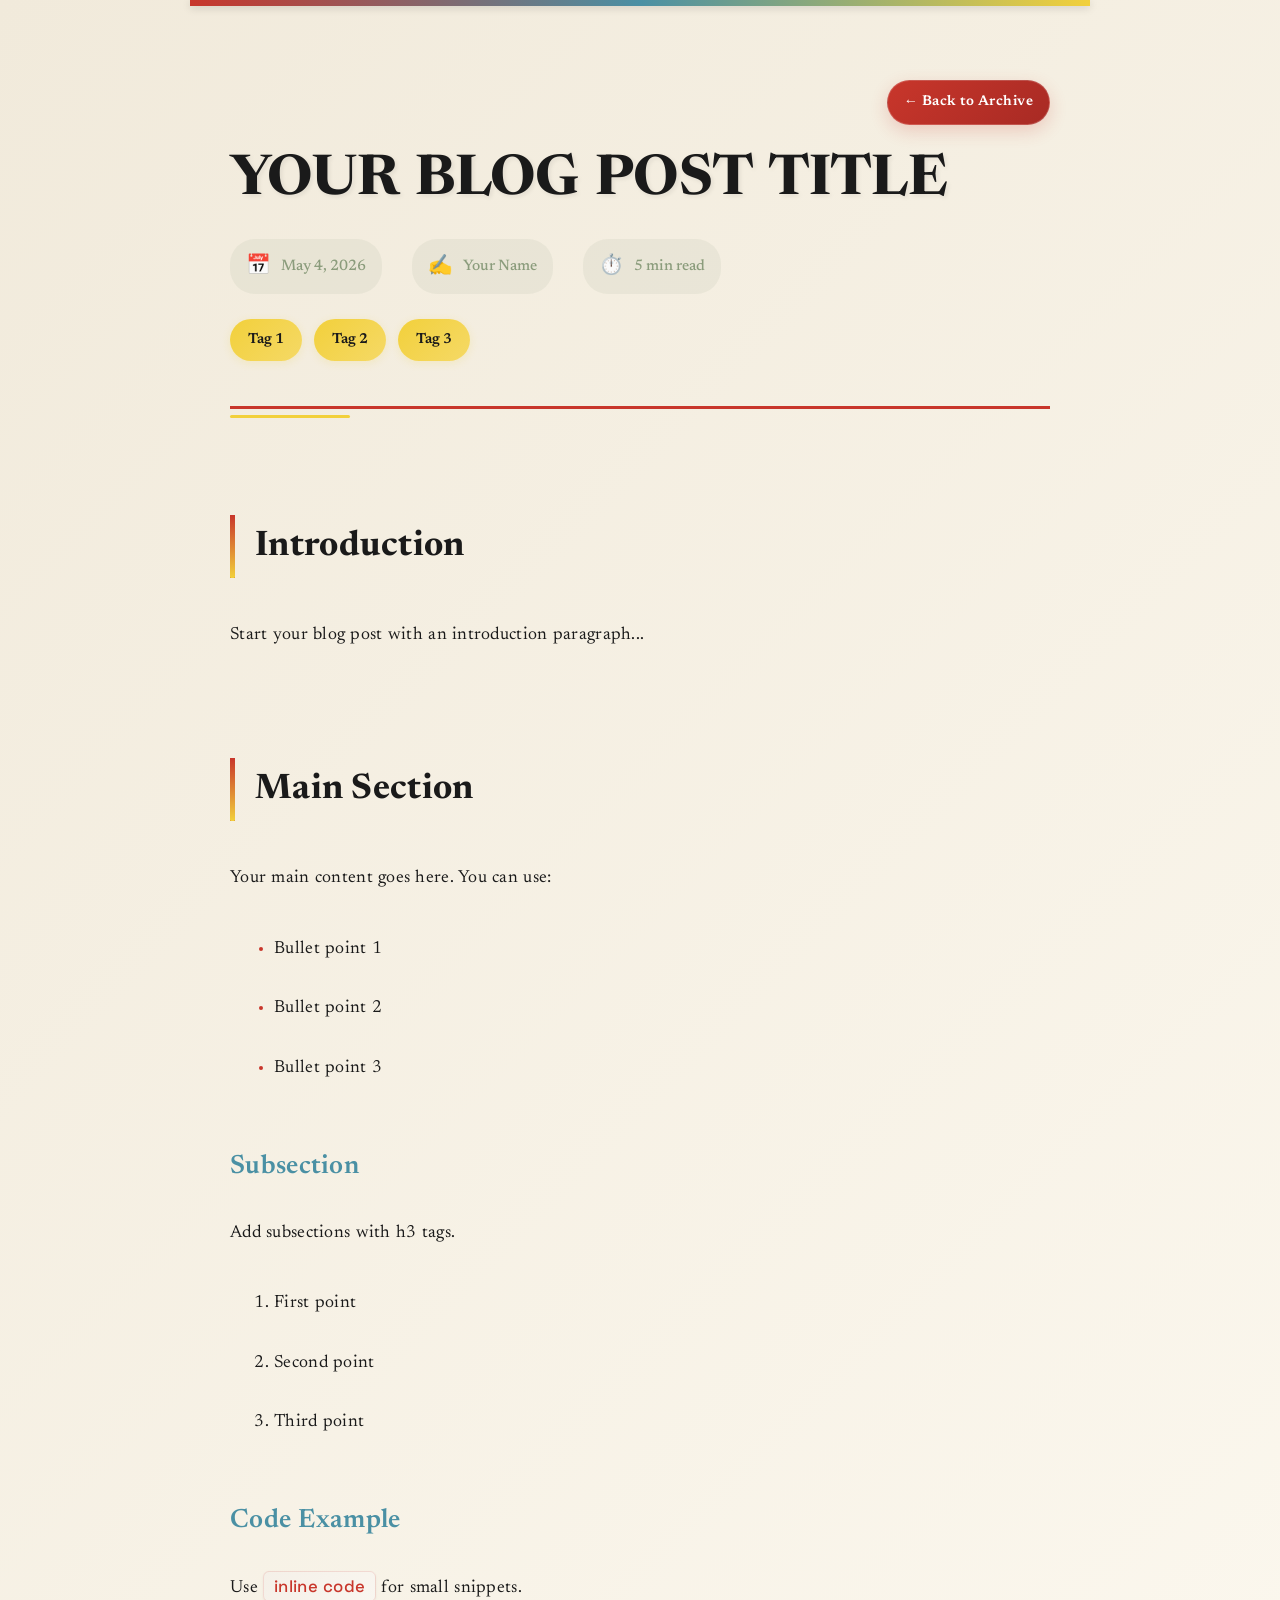
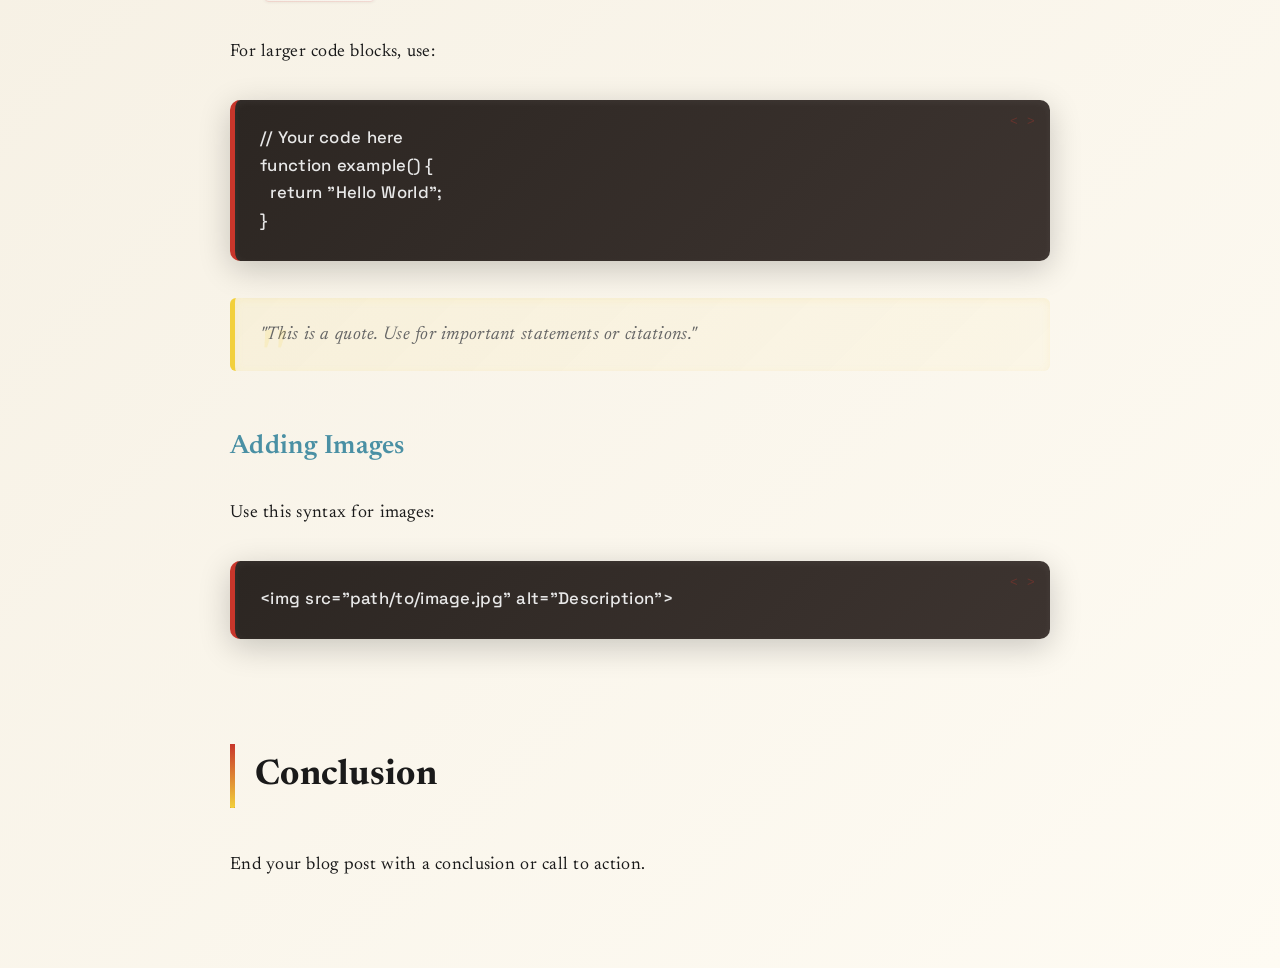
<file: journalist_narrative/blogs/QUICK_TEMPLATE.html>
<!-- Quick Reference: How to Add a Blog Post -->

<!DOCTYPE html>
<html>
<head>
  <title>Blog Post Quick Template</title>
</head>
<body>

<!-- COPY THIS ENTIRE FILE AND MODIFY THE CONTENT -->

<!DOCTYPE html>
<html lang="en">
<head>
  <meta charset="UTF-8">
  <meta name="viewport" content="width=device-width, initial-scale=1.0">
  <title>YOUR BLOG TITLE HERE - The Scribbler's Journal</title>
  <link rel="preconnect" href="https://fonts.googleapis.com">
  <link rel="preconnect" href="https://fonts.gstatic.com" crossorigin>
  <link href="https://fonts.googleapis.com/css2?family=Be+Vietnam+Pro:wght@400;500;600&family=Caveat:wght@400;600&family=Newsreader:opsz,wght@6..72,400;6..72,500;6..72,600;6..72,700&family=Orbitron:wght@500;700&family=Permanent+Marker&family=Press+Start+2P&family=Space+Grotesk:wght@400;500;600&display=swap" rel="stylesheet">
  <link rel="stylesheet" href="../styles.css">
  <link rel="stylesheet" href="blog-styles.css">
</head>
<body>
  <div class="blog-post-container">
    <div class="blog-post-header">
      <!-- UPDATE: Title -->
      <h1 class="blog-post-title">YOUR BLOG POST TITLE</h1>
      
      <div class="blog-post-meta">
        <!-- UPDATE: Date, Author, Read Time -->
        <div class="blog-post-meta-item">
          <span>📅</span>
          <span>May 4, 2026</span>
        </div>
        <div class="blog-post-meta-item">
          <span>✍️</span>
          <span>Your Name</span>
        </div>
        <div class="blog-post-meta-item">
          <span>⏱️</span>
          <span>5 min read</span>
        </div>
      </div>
      
      <!-- UPDATE: Tags -->
      <div class="blog-post-tags">
        <span class="blog-tag">Tag 1</span>
        <span class="blog-tag">Tag 2</span>
        <span class="blog-tag">Tag 3</span>
      </div>
    </div>

    <!-- WRITE YOUR BLOG CONTENT HERE -->
    <div class="blog-post-content">
      <h2>Introduction</h2>
      <p>Start your blog post with an introduction paragraph...</p>

      <h2>Main Section</h2>
      <p>Your main content goes here. You can use:</p>
      
      <!-- Bullet Points -->
      <ul>
        <li>Bullet point 1</li>
        <li>Bullet point 2</li>
        <li>Bullet point 3</li>
      </ul>

      <h3>Subsection</h3>
      <p>Add subsections with h3 tags.</p>

      <!-- Numbered List -->
      <ol>
        <li>First point</li>
        <li>Second point</li>
        <li>Third point</li>
      </ol>

      <!-- Code Example -->
      <h3>Code Example</h3>
      <p>Use <code>inline code</code> for small snippets.</p>
      
      <p>For larger code blocks, use:</p>
      <pre><code>// Your code here
function example() {
  return "Hello World";
}</code></pre>

      <!-- Quote -->
      <blockquote>
        "This is a quote. Use for important statements or citations."
      </blockquote>

      <!-- Images -->
      <h3>Adding Images</h3>
      <p>Use this syntax for images:</p>
      <pre><code>&lt;img src="path/to/image.jpg" alt="Description"&gt;</code></pre>

      <h2>Conclusion</h2>
      <p>End your blog post with a conclusion or call to action.</p>
    </div>

    <!-- Navigation - Keep as is -->
    <div class="blog-navigation">
      <a href="index.html" class="nav-button prev">Back to Blog</a>
      <a href="../index.html" class="nav-button next">Back to Journal</a>
    </div>
  </div>

  <script src="blog-animation.js"></script>
</body>
</html>

<!-- STEPS TO ADD THIS BLOG POST:

1. SAVE THIS FILE with a unique name:
   Example: "my-awesome-post.html"

2. EDIT THE CONTENT:
   - Change title in <title> and <h1>
   - Update date, author, read time
   - Add your tags
   - Write your blog content

3. UPDATE blogs/index.html:
   Find the `blogs` array and add:
   
   {
     id: 'my-awesome-post',
     title: 'My Awesome Post',
     date: 'May 4, 2026',
     excerpt: 'Brief description shown in preview...',
     tags: ['Tag1', 'Tag2'],
     author: 'Your Name'
   }

4. SAVE AND TEST:
   - Open blogs/index.html in browser
   - Click your blog post
   - Check animations and styling

5. TROUBLESHOOT:
   - Is the file in the blogs/ folder? ✓
   - Does the ID match in index.html? ✓
   - Are the CSS files linked? ✓
   - Check browser console for errors ✓

CONTENT ELEMENTS REFERENCE:

Headings:
  <h2>Main Section</h2>
  <h3>Subsection</h3>

Text:
  <p>Paragraph</p>

Lists:
  <ul><li>Bullet</li></ul>
  <ol><li>Numbered</li></ol>

Code:
  <code>inline</code>
  <pre><code>block code</code></pre>

Quotes:
  <blockquote>Quote text</blockquote>

Images:
  <img src="path" alt="description">

ANIMATION SUPPORT:
All blog posts automatically get:
✓ Fade-in entrance animation
✓ Slide-left exit animation
✓ Staggered content animation
✓ Smooth page scrolling
✓ Keyboard navigation

No additional code needed - just write!

TIPS:
- Keep paragraphs concise (2-3 sentences)
- Use code blocks for complex examples
- Add images to break up text
- Use blockquotes for important ideas
- Proofread before publishing
- Test on mobile devices

Need help? See README.md for full guide!
-->

</body>
</html>
</file>
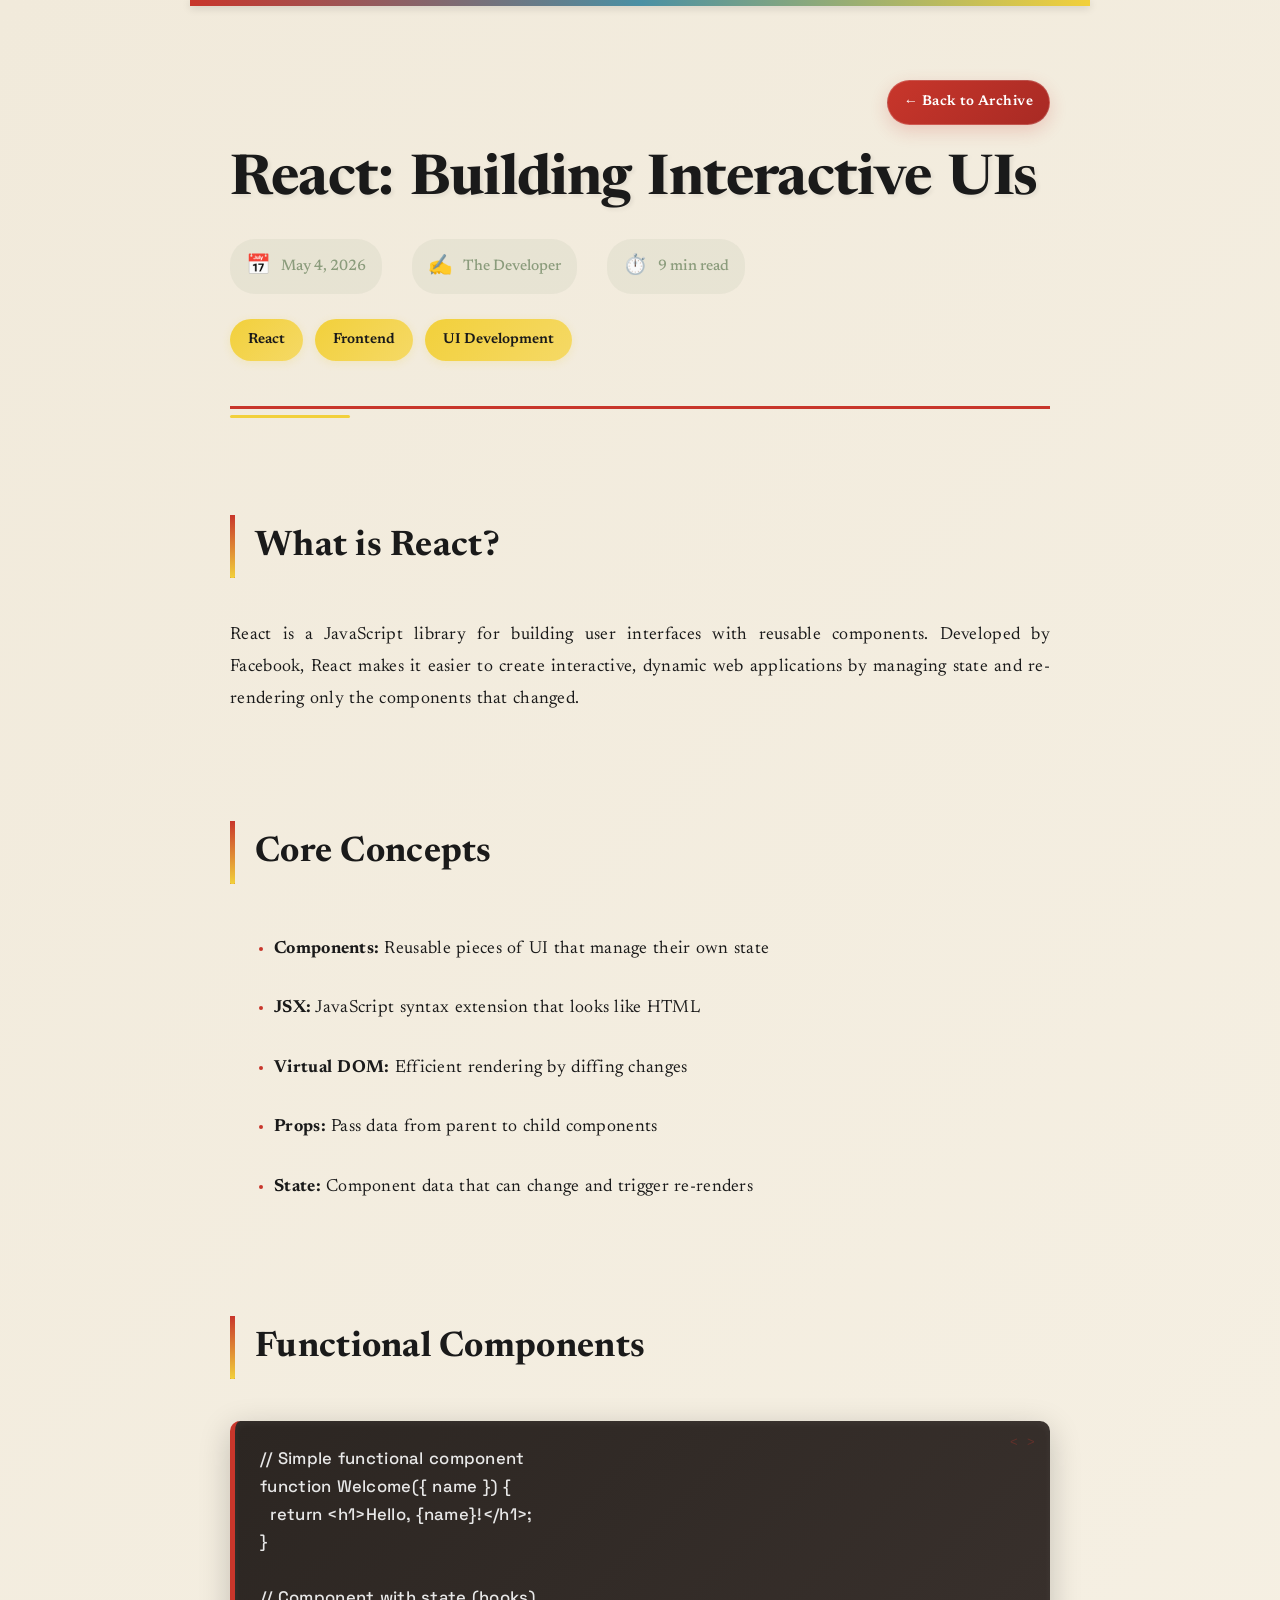
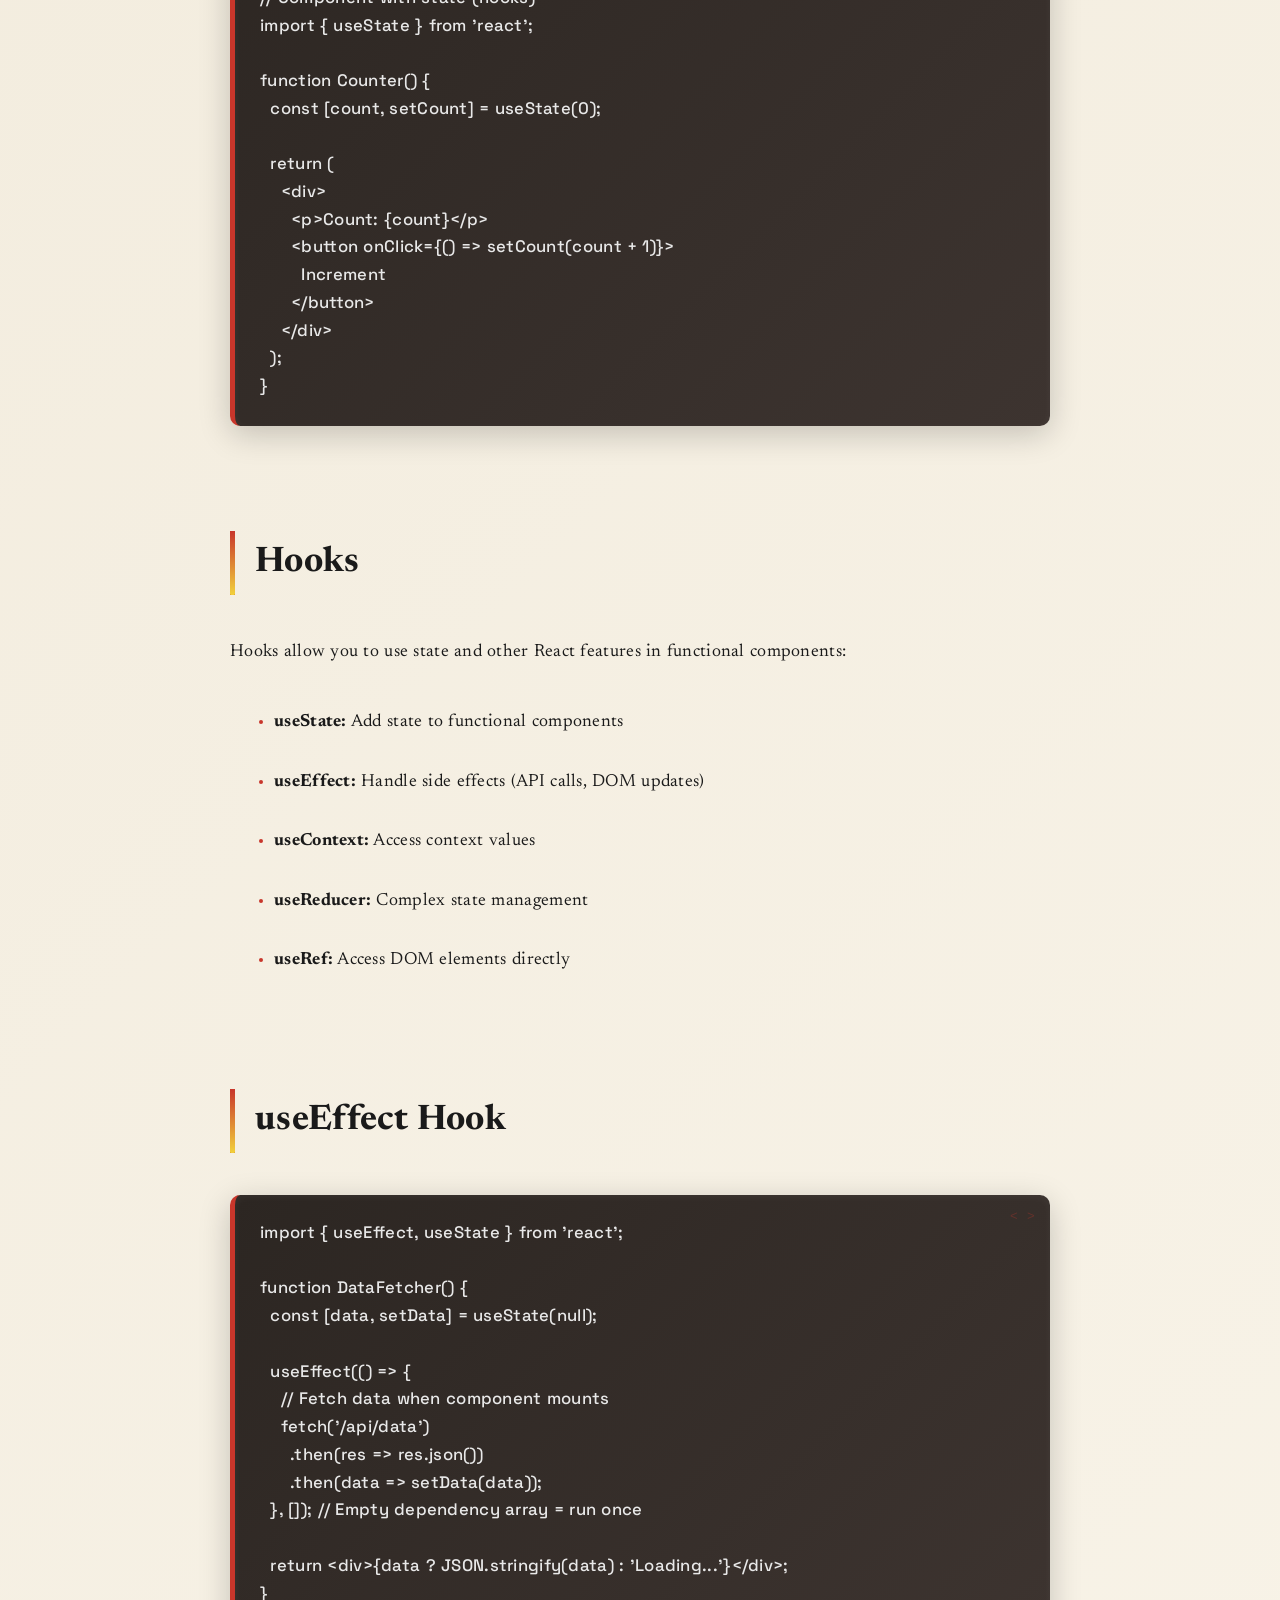
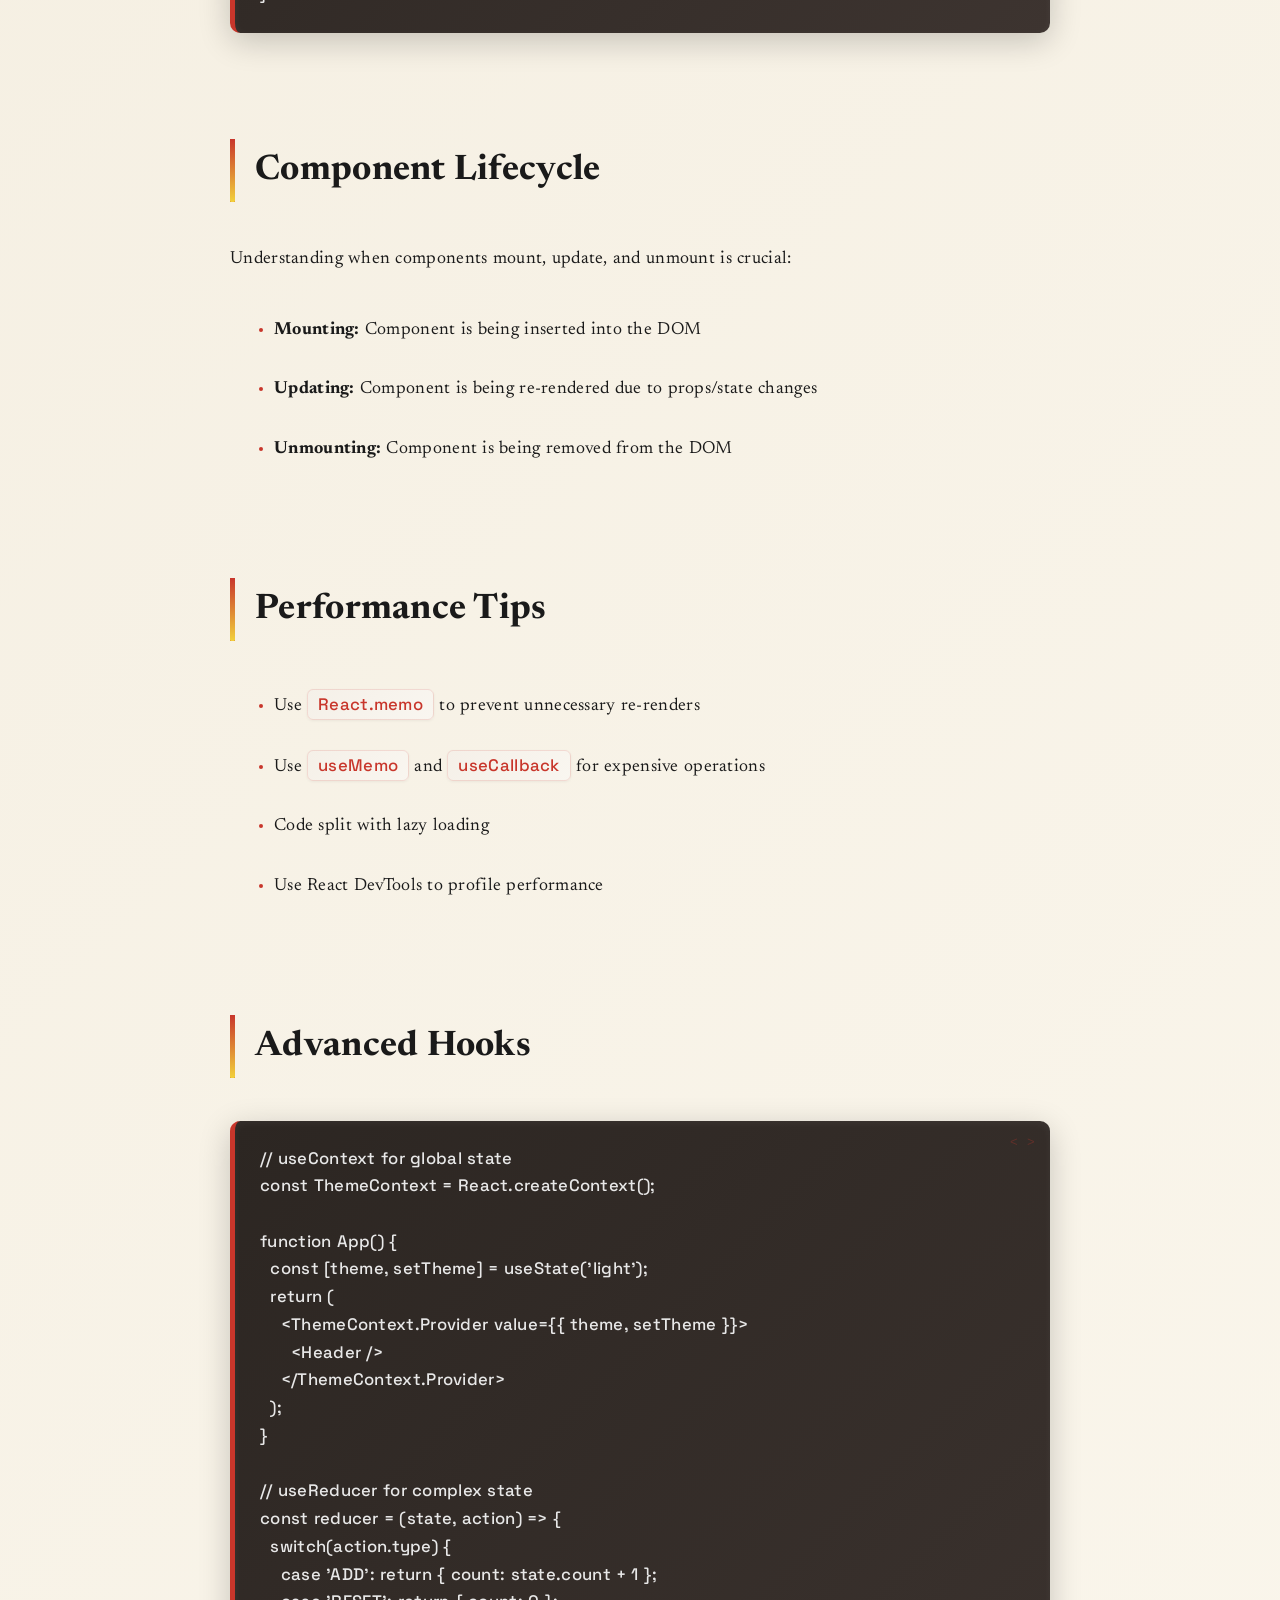
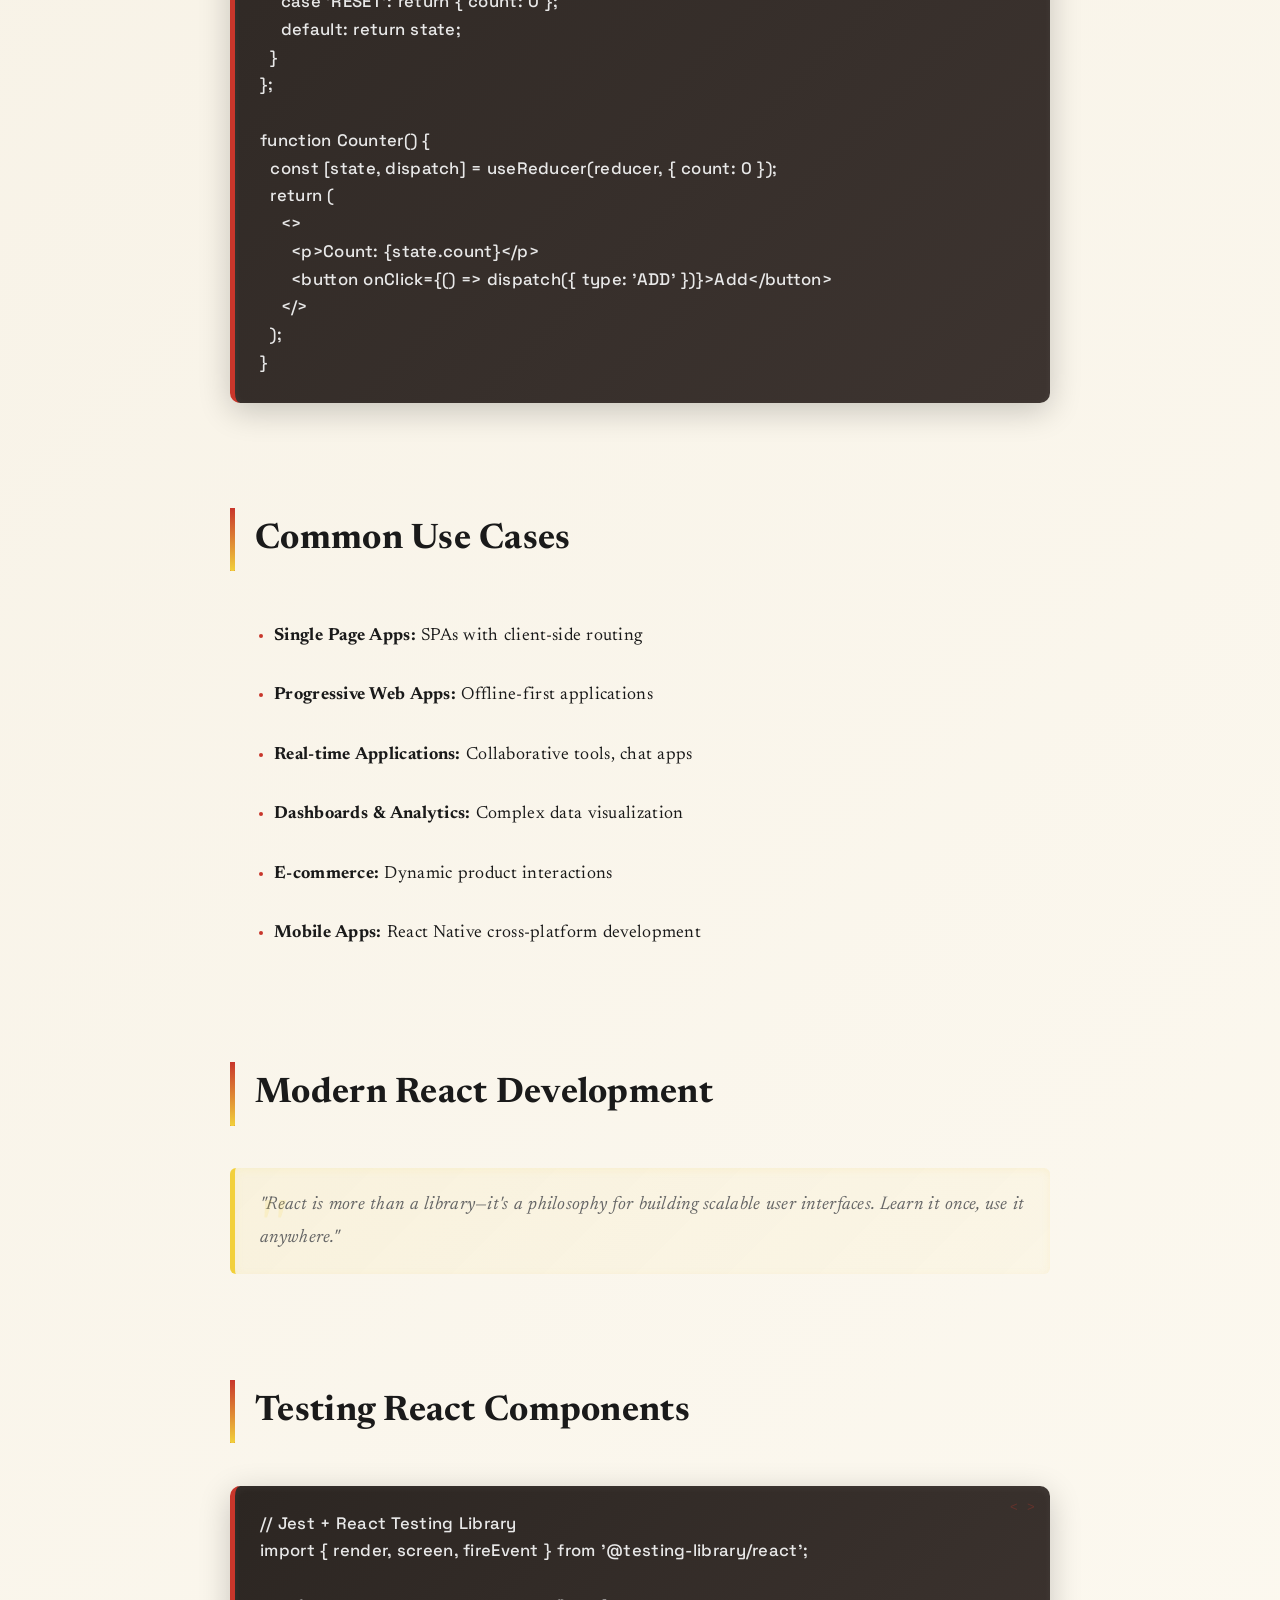
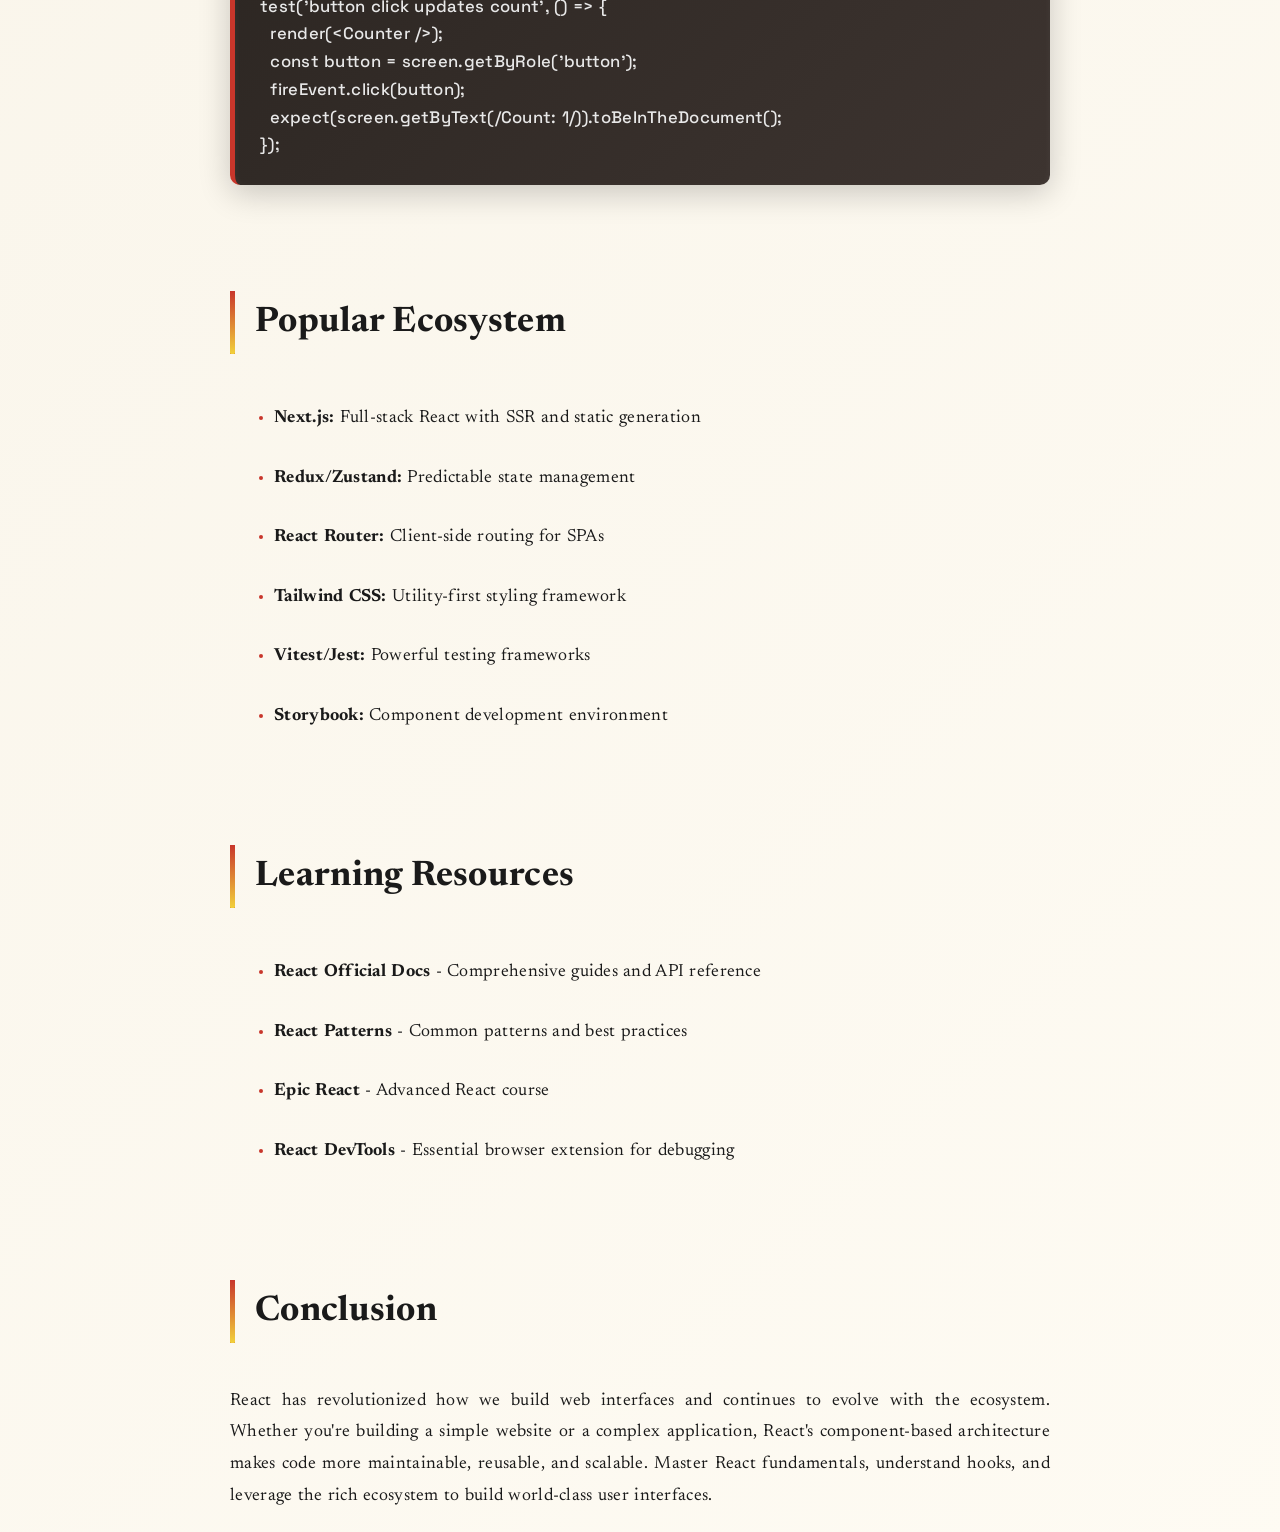
<file: journalist_narrative/blogs/react-guide.html>
<!DOCTYPE html>
<html lang="en">
<head>
  <meta charset="UTF-8">
  <meta name="viewport" content="width=device-width, initial-scale=1.0">
  <title>React Guide - The Scribbler's Journal</title>
  <link rel="preconnect" href="https://fonts.googleapis.com">
  <link rel="preconnect" href="https://fonts.gstatic.com" crossorigin>
  <link href="https://fonts.googleapis.com/css2?family=Be+Vietnam+Pro:wght@400;500;600&family=Caveat:wght@400;600&family=Newsreader:opsz,wght@6..72,400;6..72,500;6..72,600;6..72,700&family=Orbitron:wght@500;700&family=Permanent+Marker&family=Press+Start+2P&family=Space+Grotesk:wght@400;500;600&display=swap" rel="stylesheet">
  <link rel="stylesheet" href="../styles.css">
  <link rel="stylesheet" href="blog-styles.css">
</head>
<body>
  <div class="blog-post-container">
    <div class="blog-post-header">
      <h1 class="blog-post-title">React: Building Interactive UIs</h1>
      <div class="blog-post-meta">
        <div class="blog-post-meta-item">
          <span>📅</span>
          <span>May 4, 2026</span>
        </div>
        <div class="blog-post-meta-item">
          <span>✍️</span>
          <span>The Developer</span>
        </div>
        <div class="blog-post-meta-item">
          <span>⏱️</span>
          <span>9 min read</span>
        </div>
      </div>
      <div class="blog-post-tags">
        <span class="blog-tag">React</span>
        <span class="blog-tag">Frontend</span>
        <span class="blog-tag">UI Development</span>
      </div>
    </div>

    <div class="blog-post-content">
      <h2>What is React?</h2>
      <p>React is a JavaScript library for building user interfaces with reusable components. Developed by Facebook, React makes it easier to create interactive, dynamic web applications by managing state and re-rendering only the components that changed.</p>

      <h2>Core Concepts</h2>
      <ul>
        <li><strong>Components:</strong> Reusable pieces of UI that manage their own state</li>
        <li><strong>JSX:</strong> JavaScript syntax extension that looks like HTML</li>
        <li><strong>Virtual DOM:</strong> Efficient rendering by diffing changes</li>
        <li><strong>Props:</strong> Pass data from parent to child components</li>
        <li><strong>State:</strong> Component data that can change and trigger re-renders</li>
      </ul>

      <h2>Functional Components</h2>
      <pre><code>// Simple functional component
function Welcome({ name }) {
  return &lt;h1&gt;Hello, {name}!&lt;/h1&gt;;
}

// Component with state (hooks)
import { useState } from 'react';

function Counter() {
  const [count, setCount] = useState(0);
  
  return (
    &lt;div&gt;
      &lt;p&gt;Count: {count}&lt;/p&gt;
      &lt;button onClick={() => setCount(count + 1)}&gt;
        Increment
      &lt;/button&gt;
    &lt;/div&gt;
  );
}</code></pre>

      <h2>Hooks</h2>
      <p>Hooks allow you to use state and other React features in functional components:</p>
      <ul>
        <li><strong>useState:</strong> Add state to functional components</li>
        <li><strong>useEffect:</strong> Handle side effects (API calls, DOM updates)</li>
        <li><strong>useContext:</strong> Access context values</li>
        <li><strong>useReducer:</strong> Complex state management</li>
        <li><strong>useRef:</strong> Access DOM elements directly</li>
      </ul>

      <h2>useEffect Hook</h2>
      <pre><code>import { useEffect, useState } from 'react';

function DataFetcher() {
  const [data, setData] = useState(null);
  
  useEffect(() => {
    // Fetch data when component mounts
    fetch('/api/data')
      .then(res => res.json())
      .then(data => setData(data));
  }, []); // Empty dependency array = run once
  
  return &lt;div&gt;{data ? JSON.stringify(data) : 'Loading...'}&lt;/div&gt;;
}</code></pre>

      <h2>Component Lifecycle</h2>
      <p>Understanding when components mount, update, and unmount is crucial:</p>
      <ul>
        <li><strong>Mounting:</strong> Component is being inserted into the DOM</li>
        <li><strong>Updating:</strong> Component is being re-rendered due to props/state changes</li>
        <li><strong>Unmounting:</strong> Component is being removed from the DOM</li>
      </ul>

      <h2>Performance Tips</h2>
      <ul>
        <li>Use <code>React.memo</code> to prevent unnecessary re-renders</li>
        <li>Use <code>useMemo</code> and <code>useCallback</code> for expensive operations</li>
        <li>Code split with lazy loading</li>
        <li>Use React DevTools to profile performance</li>
      </ul>

      <h2>Advanced Hooks</h2>
      <pre><code>// useContext for global state
const ThemeContext = React.createContext();

function App() {
  const [theme, setTheme] = useState('light');
  return (
    &lt;ThemeContext.Provider value={{ theme, setTheme }}&gt;
      &lt;Header /&gt;
    &lt;/ThemeContext.Provider&gt;
  );
}

// useReducer for complex state
const reducer = (state, action) => {
  switch(action.type) {
    case 'ADD': return { count: state.count + 1 };
    case 'RESET': return { count: 0 };
    default: return state;
  }
};

function Counter() {
  const [state, dispatch] = useReducer(reducer, { count: 0 });
  return (
    &lt;&gt;
      &lt;p&gt;Count: {state.count}&lt;/p&gt;
      &lt;button onClick={() => dispatch({ type: 'ADD' })}&gt;Add&lt;/button&gt;
    &lt;/&gt;
  );
}</code></pre>

      <h2>Common Use Cases</h2>
      <ul>
        <li><strong>Single Page Apps:</strong> SPAs with client-side routing</li>
        <li><strong>Progressive Web Apps:</strong> Offline-first applications</li>
        <li><strong>Real-time Applications:</strong> Collaborative tools, chat apps</li>
        <li><strong>Dashboards &amp; Analytics:</strong> Complex data visualization</li>
        <li><strong>E-commerce:</strong> Dynamic product interactions</li>
        <li><strong>Mobile Apps:</strong> React Native cross-platform development</li>
      </ul>

      <h2>Modern React Development</h2>
      <blockquote>
        "React is more than a library—it's a philosophy for building scalable user interfaces. Learn it once, use it anywhere."
      </blockquote>

      <h2>Testing React Components</h2>
      <pre><code>// Jest + React Testing Library
import { render, screen, fireEvent } from '@testing-library/react';

test('button click updates count', () => {
  render(&lt;Counter /&gt;);
  const button = screen.getByRole('button');
  fireEvent.click(button);
  expect(screen.getByText(/Count: 1/)).toBeInTheDocument();
});</code></pre>

      <h2>Popular Ecosystem</h2>
      <ul>
        <li><strong>Next.js:</strong> Full-stack React with SSR and static generation</li>
        <li><strong>Redux/Zustand:</strong> Predictable state management</li>
        <li><strong>React Router:</strong> Client-side routing for SPAs</li>
        <li><strong>Tailwind CSS:</strong> Utility-first styling framework</li>
        <li><strong>Vitest/Jest:</strong> Powerful testing frameworks</li>
        <li><strong>Storybook:</strong> Component development environment</li>
      </ul>

      <h2>Learning Resources</h2>
      <ul>
        <li><strong>React Official Docs</strong> - Comprehensive guides and API reference</li>
        <li><strong>React Patterns</strong> - Common patterns and best practices</li>
        <li><strong>Epic React</strong> - Advanced React course</li>
        <li><strong>React DevTools</strong> - Essential browser extension for debugging</li>
      </ul>

      <h2>Conclusion</h2>
      <p>React has revolutionized how we build web interfaces and continues to evolve with the ecosystem. Whether you're building a simple website or a complex application, React's component-based architecture makes code more maintainable, reusable, and scalable. Master React fundamentals, understand hooks, and leverage the rich ecosystem to build world-class user interfaces.</p>
    </div>

    <div class="blog-navigation">
      <a href="index.html" class="nav-button prev">Back to Blog</a>
      <a href="../index.html" class="nav-button next">Back to Journal</a>
    </div>
  </div>

    <script src="blog-cursor.js"></script>
  <script src="blog-animation.js"></script>
</body>
</html>
</file>
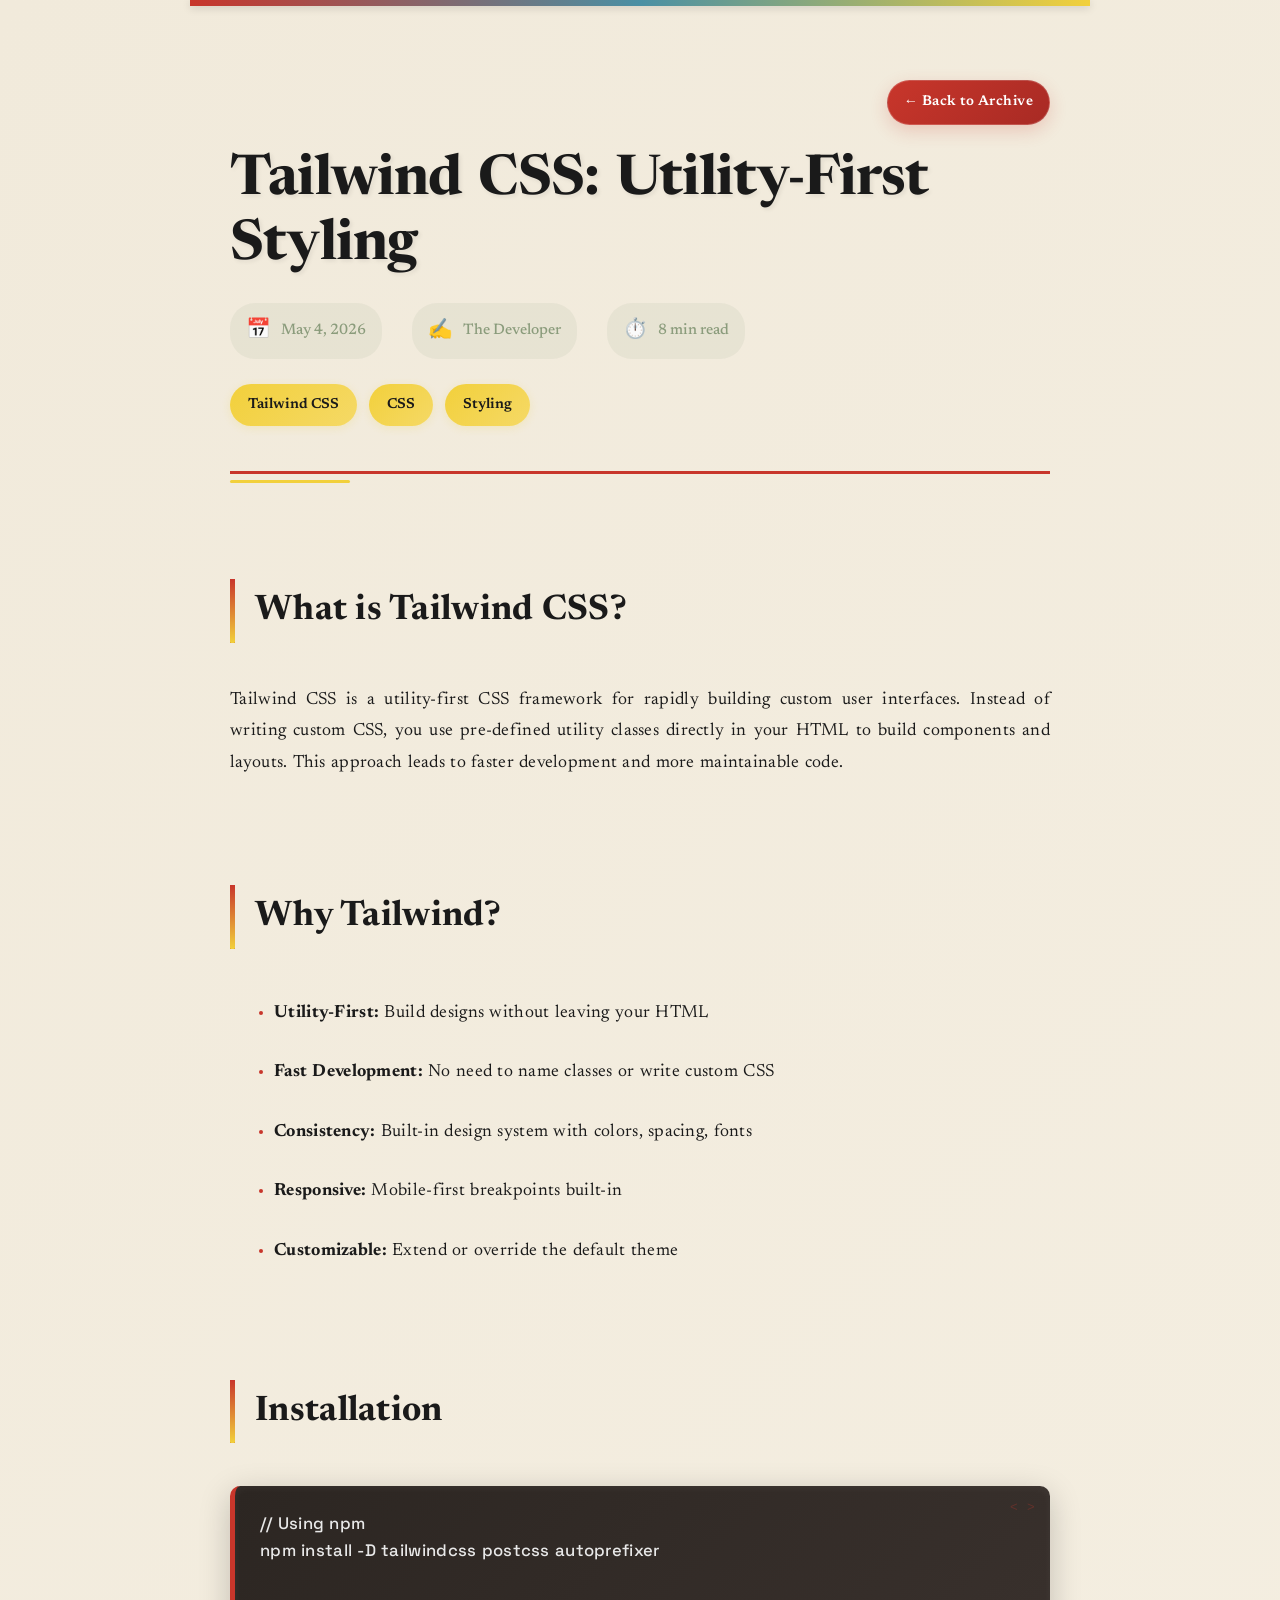
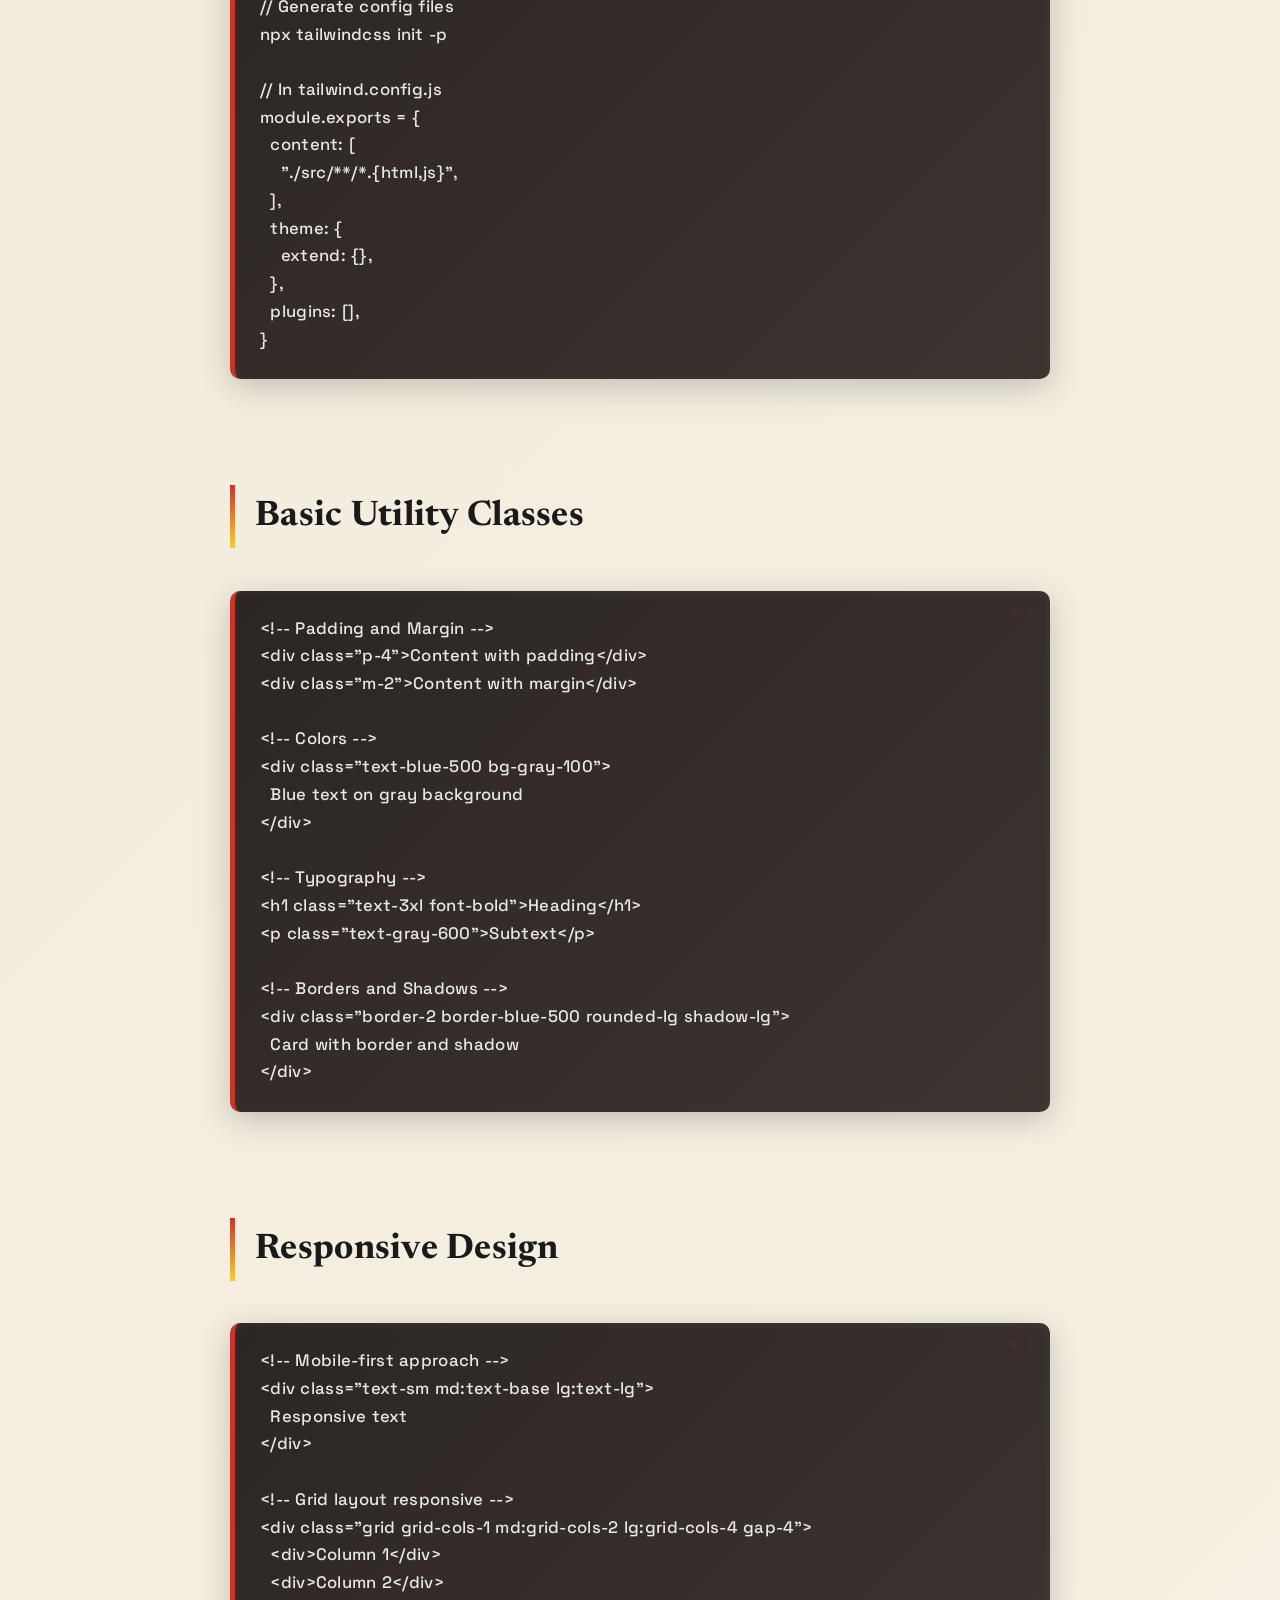
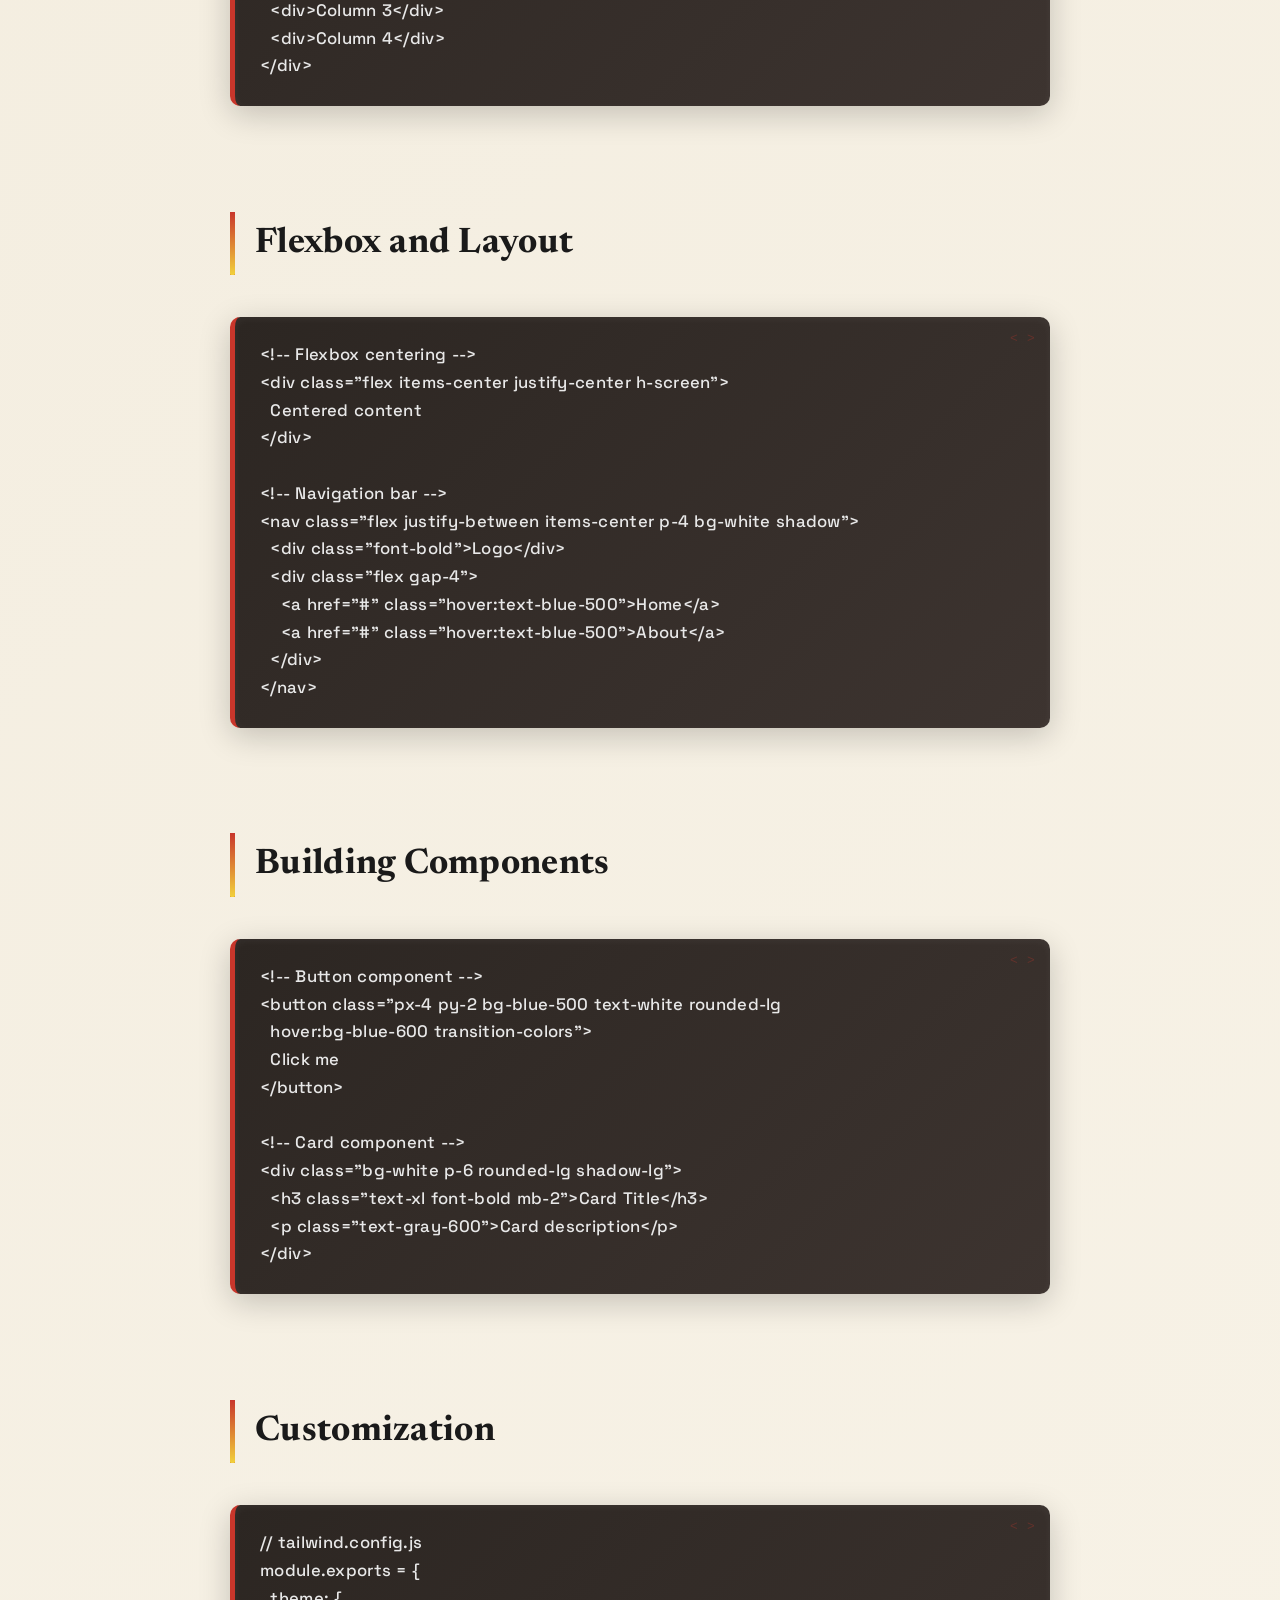
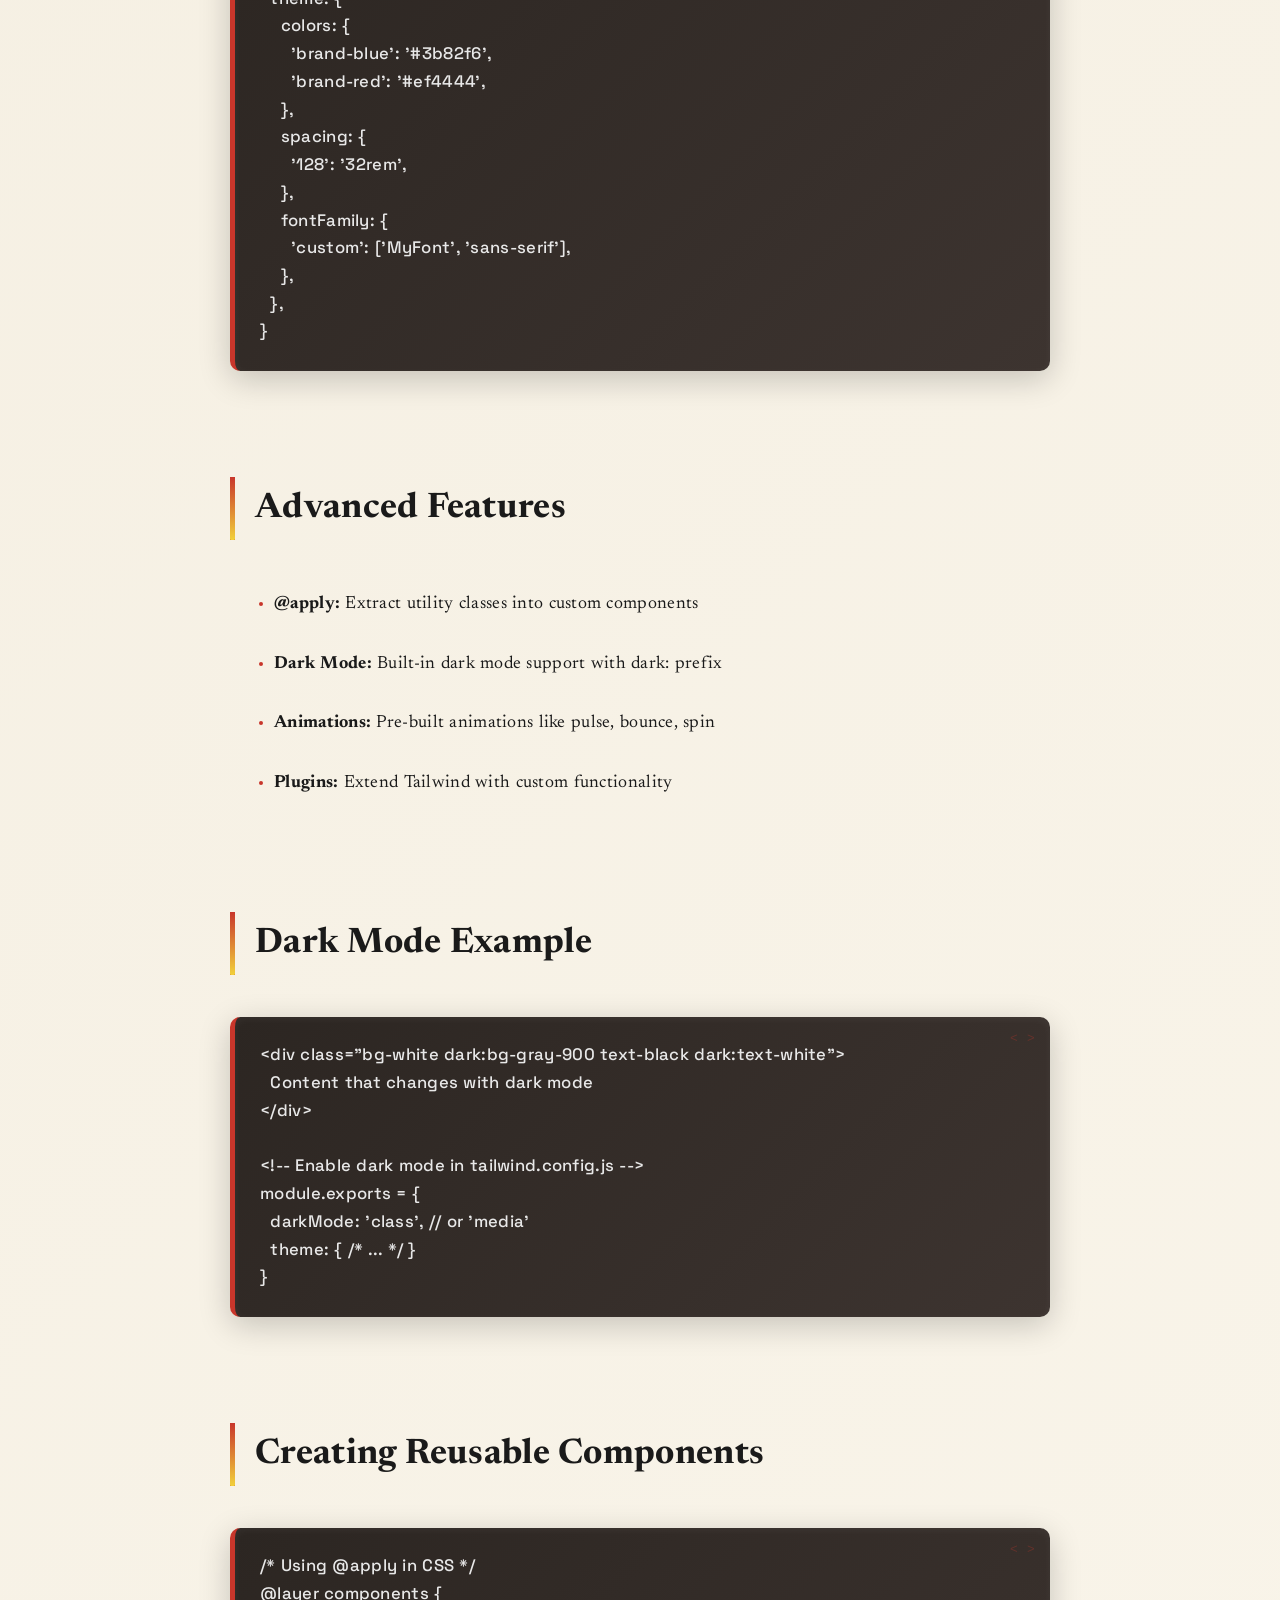
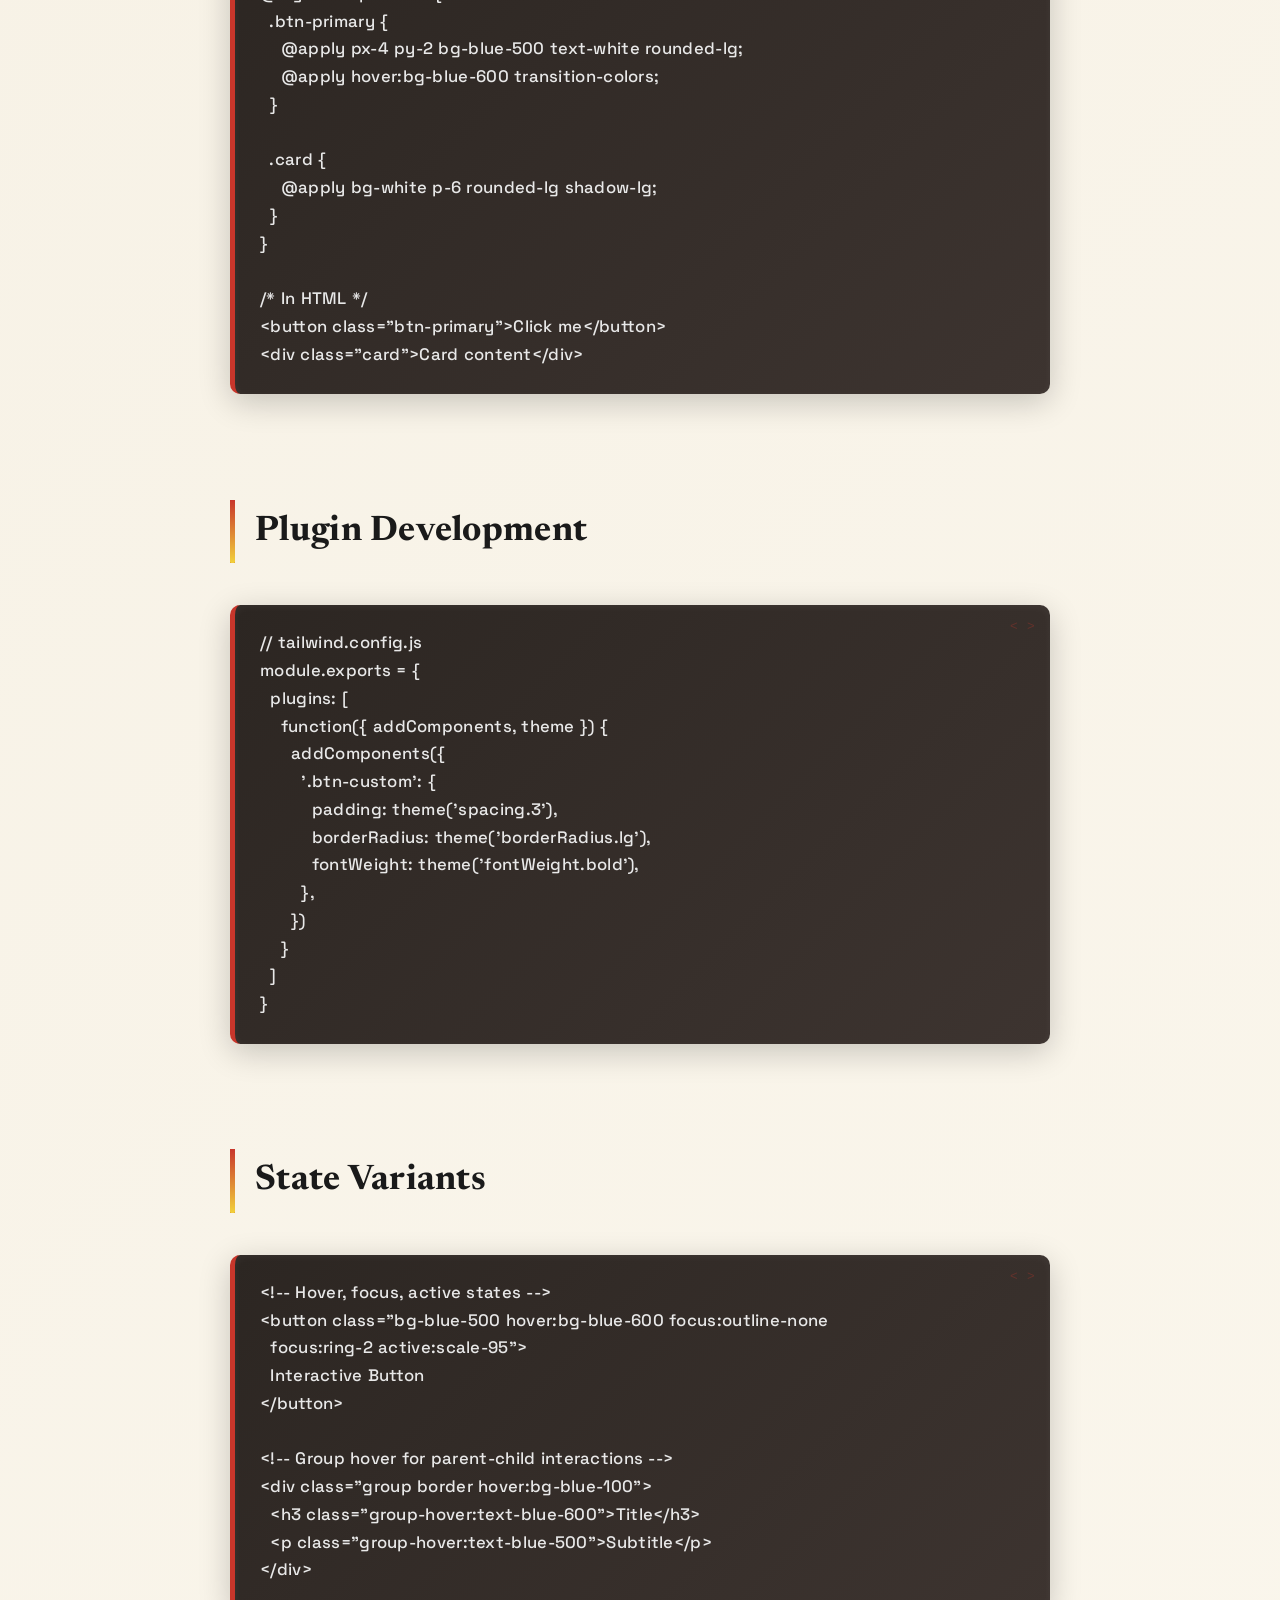
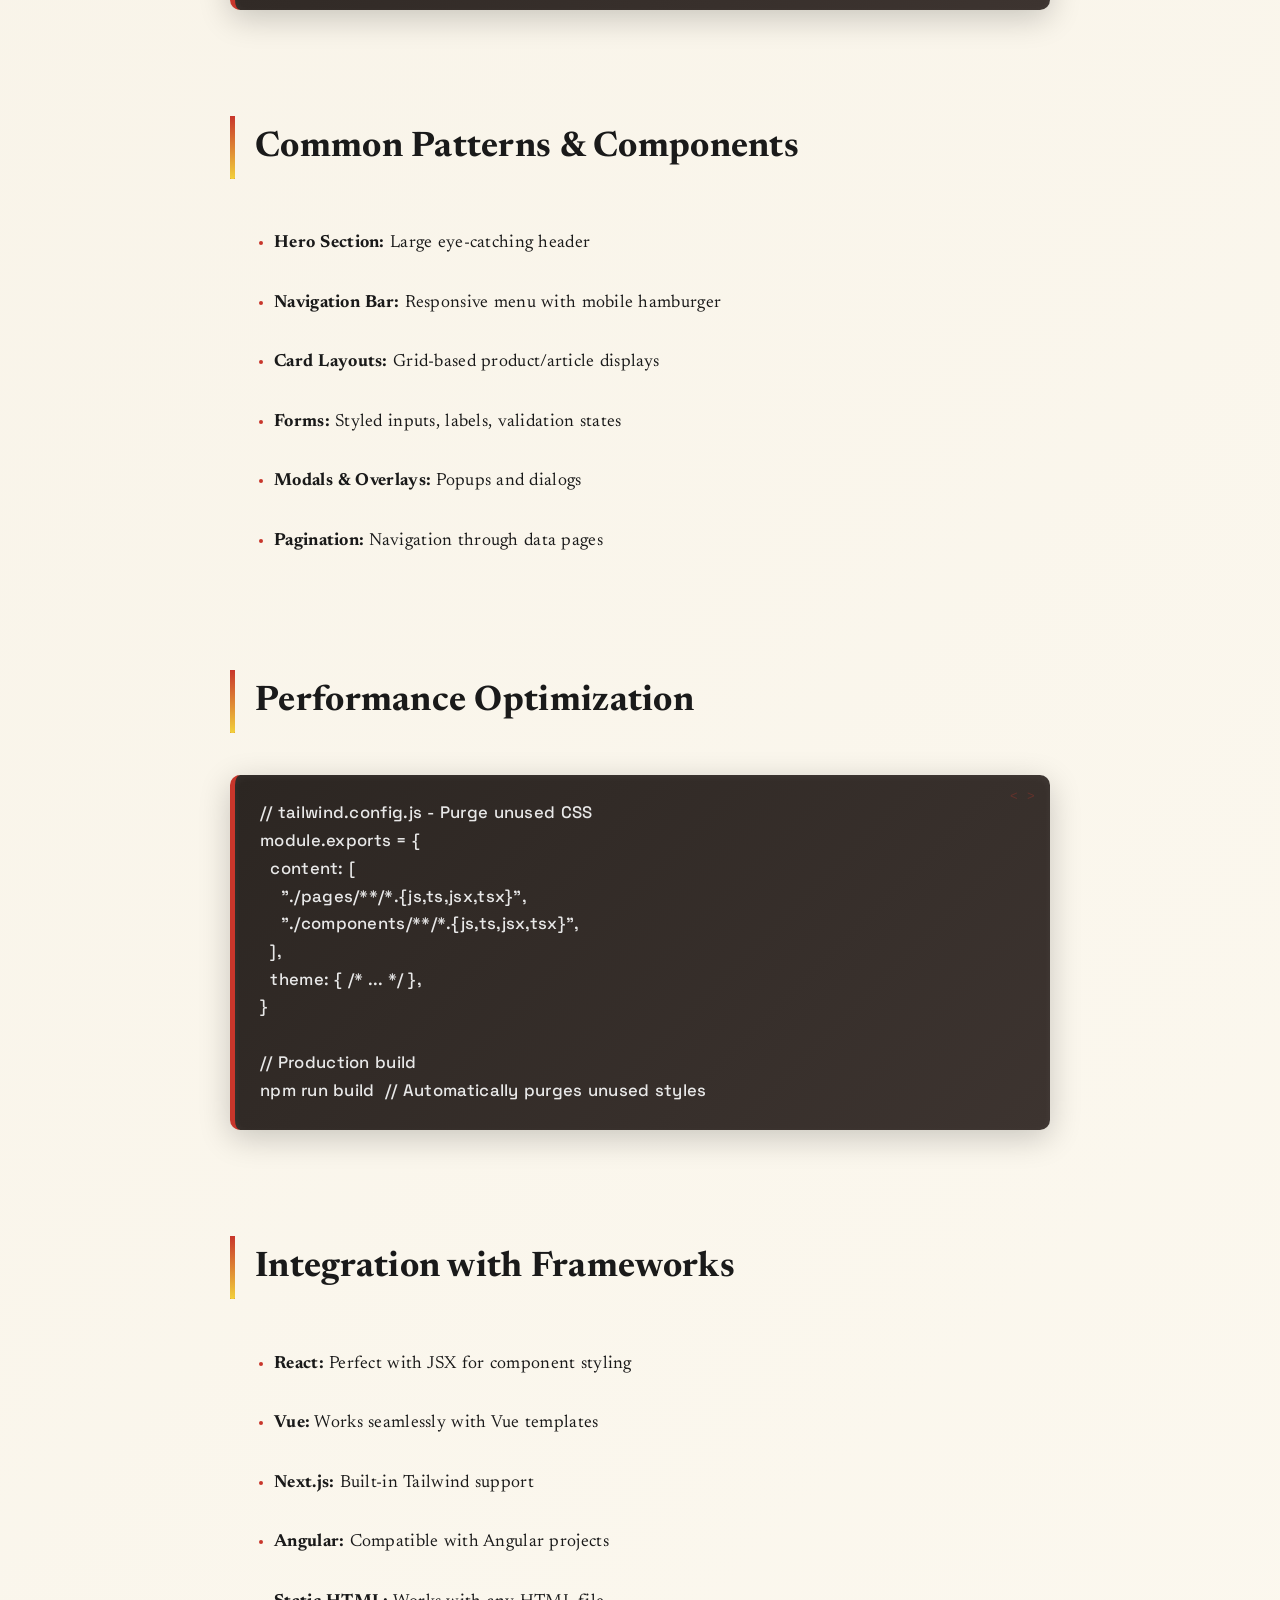
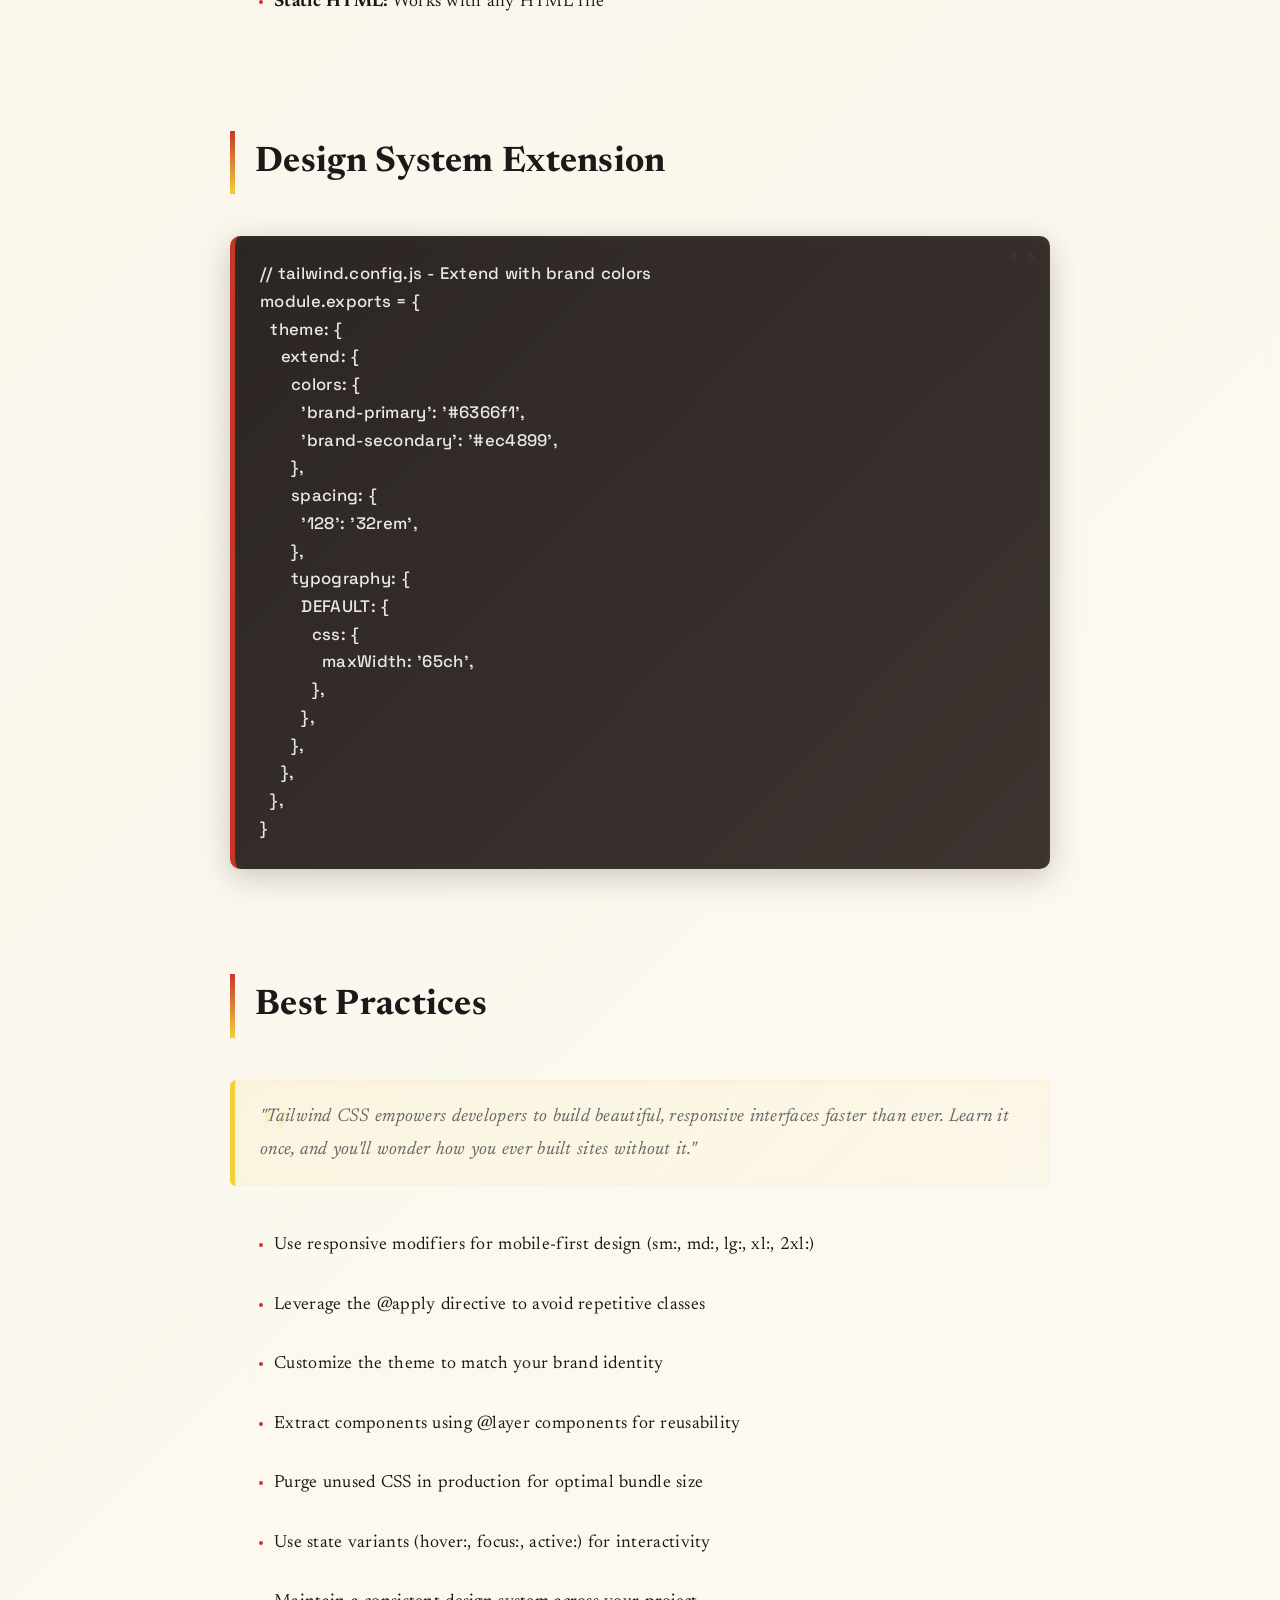
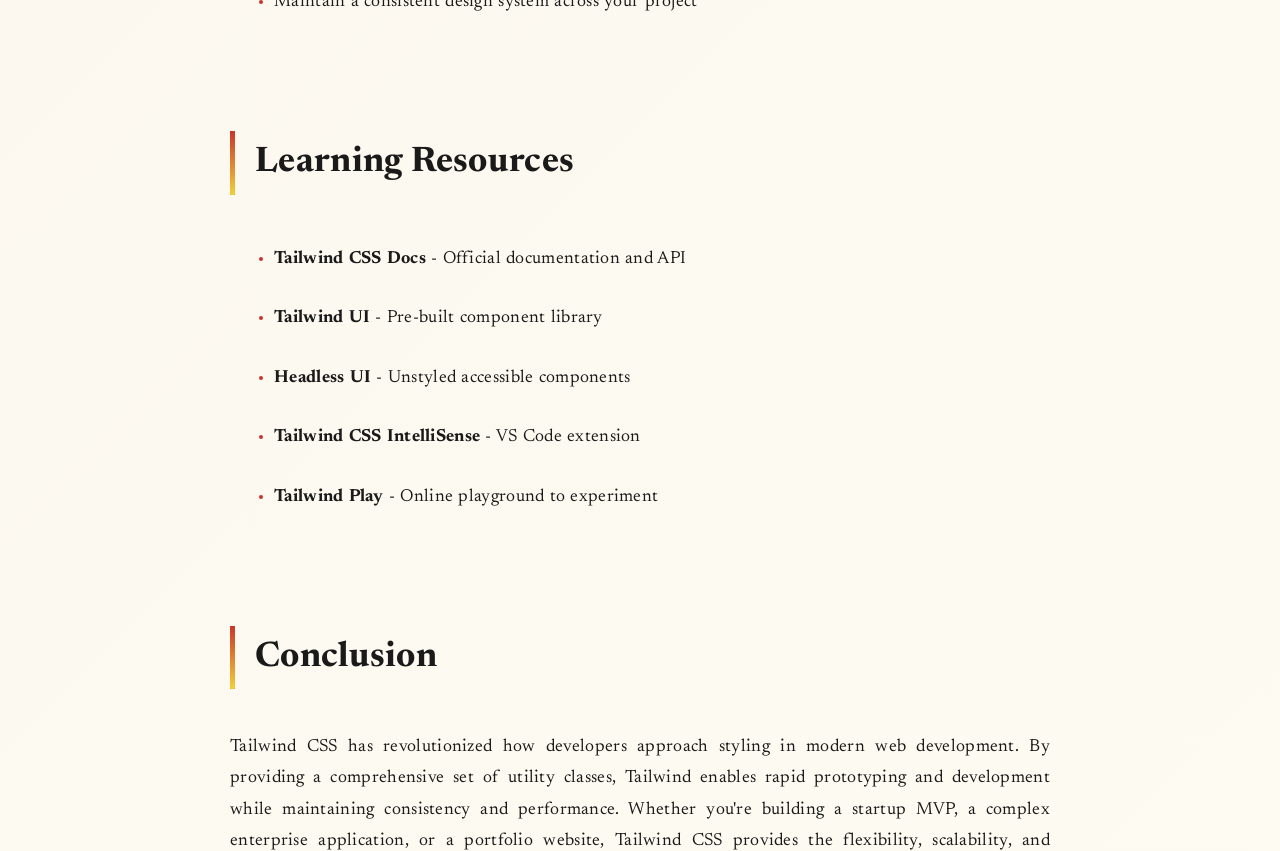
<file: journalist_narrative/blogs/tailwind-guide.html>
<!DOCTYPE html>
<html lang="en">
<head>
  <meta charset="UTF-8">
  <meta name="viewport" content="width=device-width, initial-scale=1.0">
  <title>Tailwind CSS Guide - The Scribbler's Journal</title>
  <link rel="preconnect" href="https://fonts.googleapis.com">
  <link rel="preconnect" href="https://fonts.gstatic.com" crossorigin>
  <link href="https://fonts.googleapis.com/css2?family=Be+Vietnam+Pro:wght@400;500;600&family=Caveat:wght@400;600&family=Newsreader:opsz,wght@6..72,400;6..72,500;6..72,600;6..72,700&family=Orbitron:wght@500;700&family=Permanent+Marker&family=Press+Start+2P&family=Space+Grotesk:wght@400;500;600&display=swap" rel="stylesheet">
  <link rel="stylesheet" href="../styles.css">
  <link rel="stylesheet" href="blog-styles.css">
</head>
<body>
  <div class="blog-post-container">
    <div class="blog-post-header">
      <h1 class="blog-post-title">Tailwind CSS: Utility-First Styling</h1>
      <div class="blog-post-meta">
        <div class="blog-post-meta-item">
          <span>📅</span>
          <span>May 4, 2026</span>
        </div>
        <div class="blog-post-meta-item">
          <span>✍️</span>
          <span>The Developer</span>
        </div>
        <div class="blog-post-meta-item">
          <span>⏱️</span>
          <span>8 min read</span>
        </div>
      </div>
      <div class="blog-post-tags">
        <span class="blog-tag">Tailwind CSS</span>
        <span class="blog-tag">CSS</span>
        <span class="blog-tag">Styling</span>
      </div>
    </div>

    <div class="blog-post-content">
      <h2>What is Tailwind CSS?</h2>
      <p>Tailwind CSS is a utility-first CSS framework for rapidly building custom user interfaces. Instead of writing custom CSS, you use pre-defined utility classes directly in your HTML to build components and layouts. This approach leads to faster development and more maintainable code.</p>

      <h2>Why Tailwind?</h2>
      <ul>
        <li><strong>Utility-First:</strong> Build designs without leaving your HTML</li>
        <li><strong>Fast Development:</strong> No need to name classes or write custom CSS</li>
        <li><strong>Consistency:</strong> Built-in design system with colors, spacing, fonts</li>
        <li><strong>Responsive:</strong> Mobile-first breakpoints built-in</li>
        <li><strong>Customizable:</strong> Extend or override the default theme</li>
      </ul>

      <h2>Installation</h2>
      <pre><code>// Using npm
npm install -D tailwindcss postcss autoprefixer

// Generate config files
npx tailwindcss init -p

// In tailwind.config.js
module.exports = {
  content: [
    "./src/**/*.{html,js}",
  ],
  theme: {
    extend: {},
  },
  plugins: [],
}</code></pre>

      <h2>Basic Utility Classes</h2>
      <pre><code>&lt;!-- Padding and Margin --&gt;
&lt;div class="p-4"&gt;Content with padding&lt;/div&gt;
&lt;div class="m-2"&gt;Content with margin&lt;/div&gt;

&lt;!-- Colors --&gt;
&lt;div class="text-blue-500 bg-gray-100"&gt;
  Blue text on gray background
&lt;/div&gt;

&lt;!-- Typography --&gt;
&lt;h1 class="text-3xl font-bold"&gt;Heading&lt;/h1&gt;
&lt;p class="text-gray-600"&gt;Subtext&lt;/p&gt;

&lt;!-- Borders and Shadows --&gt;
&lt;div class="border-2 border-blue-500 rounded-lg shadow-lg"&gt;
  Card with border and shadow
&lt;/div&gt;</code></pre>

      <h2>Responsive Design</h2>
      <pre><code>&lt;!-- Mobile-first approach --&gt;
&lt;div class="text-sm md:text-base lg:text-lg"&gt;
  Responsive text
&lt;/div&gt;

&lt;!-- Grid layout responsive --&gt;
&lt;div class="grid grid-cols-1 md:grid-cols-2 lg:grid-cols-4 gap-4"&gt;
  &lt;div&gt;Column 1&lt;/div&gt;
  &lt;div&gt;Column 2&lt;/div&gt;
  &lt;div&gt;Column 3&lt;/div&gt;
  &lt;div&gt;Column 4&lt;/div&gt;
&lt;/div&gt;</code></pre>

      <h2>Flexbox and Layout</h2>
      <pre><code>&lt;!-- Flexbox centering --&gt;
&lt;div class="flex items-center justify-center h-screen"&gt;
  Centered content
&lt;/div&gt;

&lt;!-- Navigation bar --&gt;
&lt;nav class="flex justify-between items-center p-4 bg-white shadow"&gt;
  &lt;div class="font-bold"&gt;Logo&lt;/div&gt;
  &lt;div class="flex gap-4"&gt;
    &lt;a href="#" class="hover:text-blue-500"&gt;Home&lt;/a&gt;
    &lt;a href="#" class="hover:text-blue-500"&gt;About&lt;/a&gt;
  &lt;/div&gt;
&lt;/nav&gt;</code></pre>

      <h2>Building Components</h2>
      <pre><code>&lt;!-- Button component --&gt;
&lt;button class="px-4 py-2 bg-blue-500 text-white rounded-lg 
  hover:bg-blue-600 transition-colors"&gt;
  Click me
&lt;/button&gt;

&lt;!-- Card component --&gt;
&lt;div class="bg-white p-6 rounded-lg shadow-lg"&gt;
  &lt;h3 class="text-xl font-bold mb-2"&gt;Card Title&lt;/h3&gt;
  &lt;p class="text-gray-600"&gt;Card description&lt;/p&gt;
&lt;/div&gt;</code></pre>

      <h2>Customization</h2>
      <pre><code>// tailwind.config.js
module.exports = {
  theme: {
    colors: {
      'brand-blue': '#3b82f6',
      'brand-red': '#ef4444',
    },
    spacing: {
      '128': '32rem',
    },
    fontFamily: {
      'custom': ['MyFont', 'sans-serif'],
    },
  },
}</code></pre>

      <h2>Advanced Features</h2>
      <ul>
        <li><strong>@apply:</strong> Extract utility classes into custom components</li>
        <li><strong>Dark Mode:</strong> Built-in dark mode support with dark: prefix</li>
        <li><strong>Animations:</strong> Pre-built animations like pulse, bounce, spin</li>
        <li><strong>Plugins:</strong> Extend Tailwind with custom functionality</li>
      </ul>

      <h2>Dark Mode Example</h2>
      <pre><code>&lt;div class="bg-white dark:bg-gray-900 text-black dark:text-white"&gt;
  Content that changes with dark mode
&lt;/div&gt;

&lt;!-- Enable dark mode in tailwind.config.js --&gt;
module.exports = {
  darkMode: 'class', // or 'media'
  theme: { /* ... */ }
}</code></pre>

      <h2>Creating Reusable Components</h2>
      <pre><code>/* Using @apply in CSS */
@layer components {
  .btn-primary {
    @apply px-4 py-2 bg-blue-500 text-white rounded-lg;
    @apply hover:bg-blue-600 transition-colors;
  }

  .card {
    @apply bg-white p-6 rounded-lg shadow-lg;
  }
}

/* In HTML */
&lt;button class="btn-primary"&gt;Click me&lt;/button&gt;
&lt;div class="card"&gt;Card content&lt;/div&gt;</code></pre>

      <h2>Plugin Development</h2>
      <pre><code>// tailwind.config.js
module.exports = {
  plugins: [
    function({ addComponents, theme }) {
      addComponents({
        '.btn-custom': {
          padding: theme('spacing.3'),
          borderRadius: theme('borderRadius.lg'),
          fontWeight: theme('fontWeight.bold'),
        },
      })
    }
  ]
}</code></pre>

      <h2>State Variants</h2>
      <pre><code>&lt;!-- Hover, focus, active states --&gt;
&lt;button class="bg-blue-500 hover:bg-blue-600 focus:outline-none 
  focus:ring-2 active:scale-95"&gt;
  Interactive Button
&lt;/button&gt;

&lt;!-- Group hover for parent-child interactions --&gt;
&lt;div class="group border hover:bg-blue-100"&gt;
  &lt;h3 class="group-hover:text-blue-600"&gt;Title&lt;/h3&gt;
  &lt;p class="group-hover:text-blue-500"&gt;Subtitle&lt;/p&gt;
&lt;/div&gt;</code></pre>

      <h2>Common Patterns &amp; Components</h2>
      <ul>
        <li><strong>Hero Section:</strong> Large eye-catching header</li>
        <li><strong>Navigation Bar:</strong> Responsive menu with mobile hamburger</li>
        <li><strong>Card Layouts:</strong> Grid-based product/article displays</li>
        <li><strong>Forms:</strong> Styled inputs, labels, validation states</li>
        <li><strong>Modals &amp; Overlays:</strong> Popups and dialogs</li>
        <li><strong>Pagination:</strong> Navigation through data pages</li>
      </ul>

      <h2>Performance Optimization</h2>
      <pre><code>// tailwind.config.js - Purge unused CSS
module.exports = {
  content: [
    "./pages/**/*.{js,ts,jsx,tsx}",
    "./components/**/*.{js,ts,jsx,tsx}",
  ],
  theme: { /* ... */ },
}

// Production build
npm run build  // Automatically purges unused styles</code></pre>

      <h2>Integration with Frameworks</h2>
      <ul>
        <li><strong>React:</strong> Perfect with JSX for component styling</li>
        <li><strong>Vue:</strong> Works seamlessly with Vue templates</li>
        <li><strong>Next.js:</strong> Built-in Tailwind support</li>
        <li><strong>Angular:</strong> Compatible with Angular projects</li>
        <li><strong>Static HTML:</strong> Works with any HTML file</li>
      </ul>

      <h2>Design System Extension</h2>
      <pre><code>// tailwind.config.js - Extend with brand colors
module.exports = {
  theme: {
    extend: {
      colors: {
        'brand-primary': '#6366f1',
        'brand-secondary': '#ec4899',
      },
      spacing: {
        '128': '32rem',
      },
      typography: {
        DEFAULT: {
          css: {
            maxWidth: '65ch',
          },
        },
      },
    },
  },
}</code></pre>

      <h2>Best Practices</h2>
      <blockquote>
        "Tailwind CSS empowers developers to build beautiful, responsive interfaces faster than ever. Learn it once, and you'll wonder how you ever built sites without it."
      </blockquote>

      <ul>
        <li>Use responsive modifiers for mobile-first design (sm:, md:, lg:, xl:, 2xl:)</li>
        <li>Leverage the @apply directive to avoid repetitive classes</li>
        <li>Customize the theme to match your brand identity</li>
        <li>Extract components using @layer components for reusability</li>
        <li>Purge unused CSS in production for optimal bundle size</li>
        <li>Use state variants (hover:, focus:, active:) for interactivity</li>
        <li>Maintain a consistent design system across your project</li>
      </ul>

      <h2>Learning Resources</h2>
      <ul>
        <li><strong>Tailwind CSS Docs</strong> - Official documentation and API</li>
        <li><strong>Tailwind UI</strong> - Pre-built component library</li>
        <li><strong>Headless UI</strong> - Unstyled accessible components</li>
        <li><strong>Tailwind CSS IntelliSense</strong> - VS Code extension</li>
        <li><strong>Tailwind Play</strong> - Online playground to experiment</li>
      </ul>

      <h2>Conclusion</h2>
      <p>Tailwind CSS has revolutionized how developers approach styling in modern web development. By providing a comprehensive set of utility classes, Tailwind enables rapid prototyping and development while maintaining consistency and performance. Whether you're building a startup MVP, a complex enterprise application, or a portfolio website, Tailwind CSS provides the flexibility, scalability, and developer experience needed for professional web development. Master utility-first CSS, customize your design system, and build stunning interfaces with confidence!</p>
    </div>

    <div class="blog-navigation">
      <a href="index.html" class="nav-button prev">Back to Blog</a>
      <a href="../index.html" class="nav-button next">Back to Journal</a>
    </div>
  </div>

    <script src="blog-cursor.js"></script>
  <script src="blog-animation.js"></script>
</body>
</html>
</file>
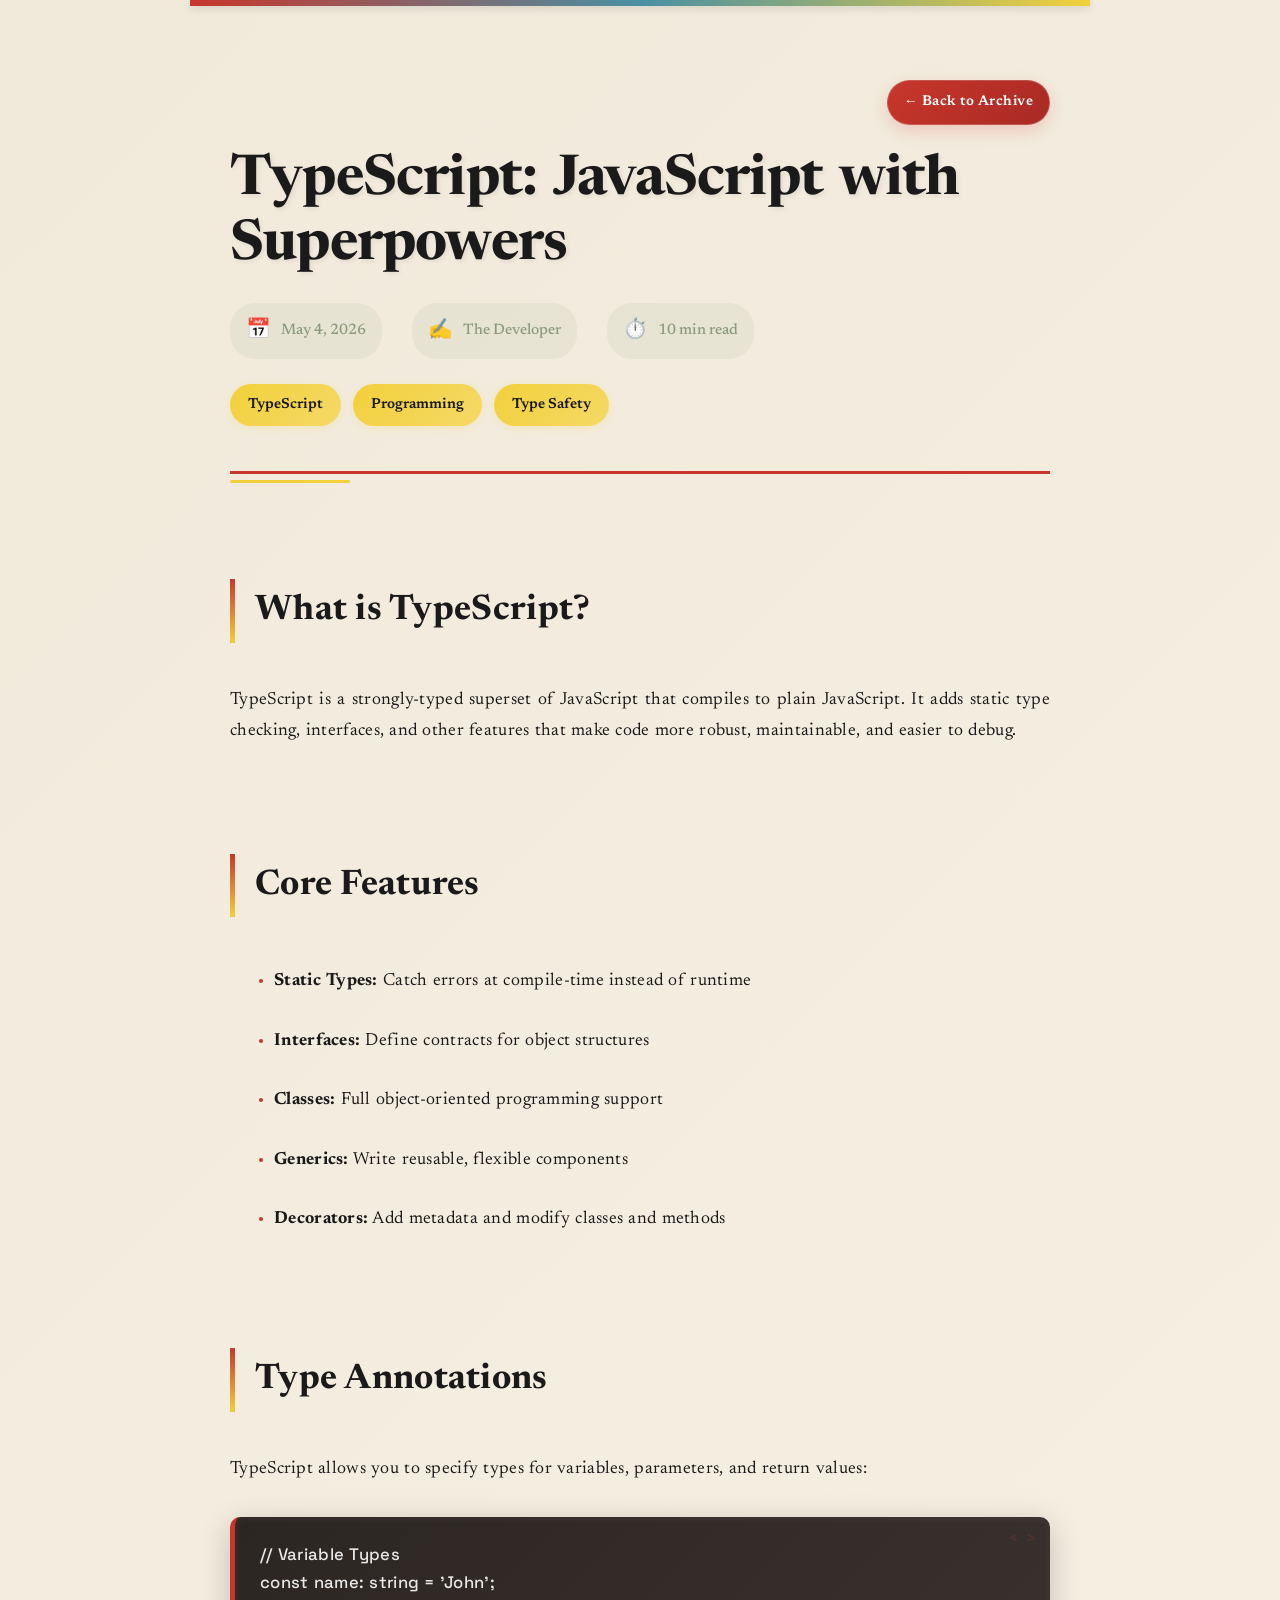
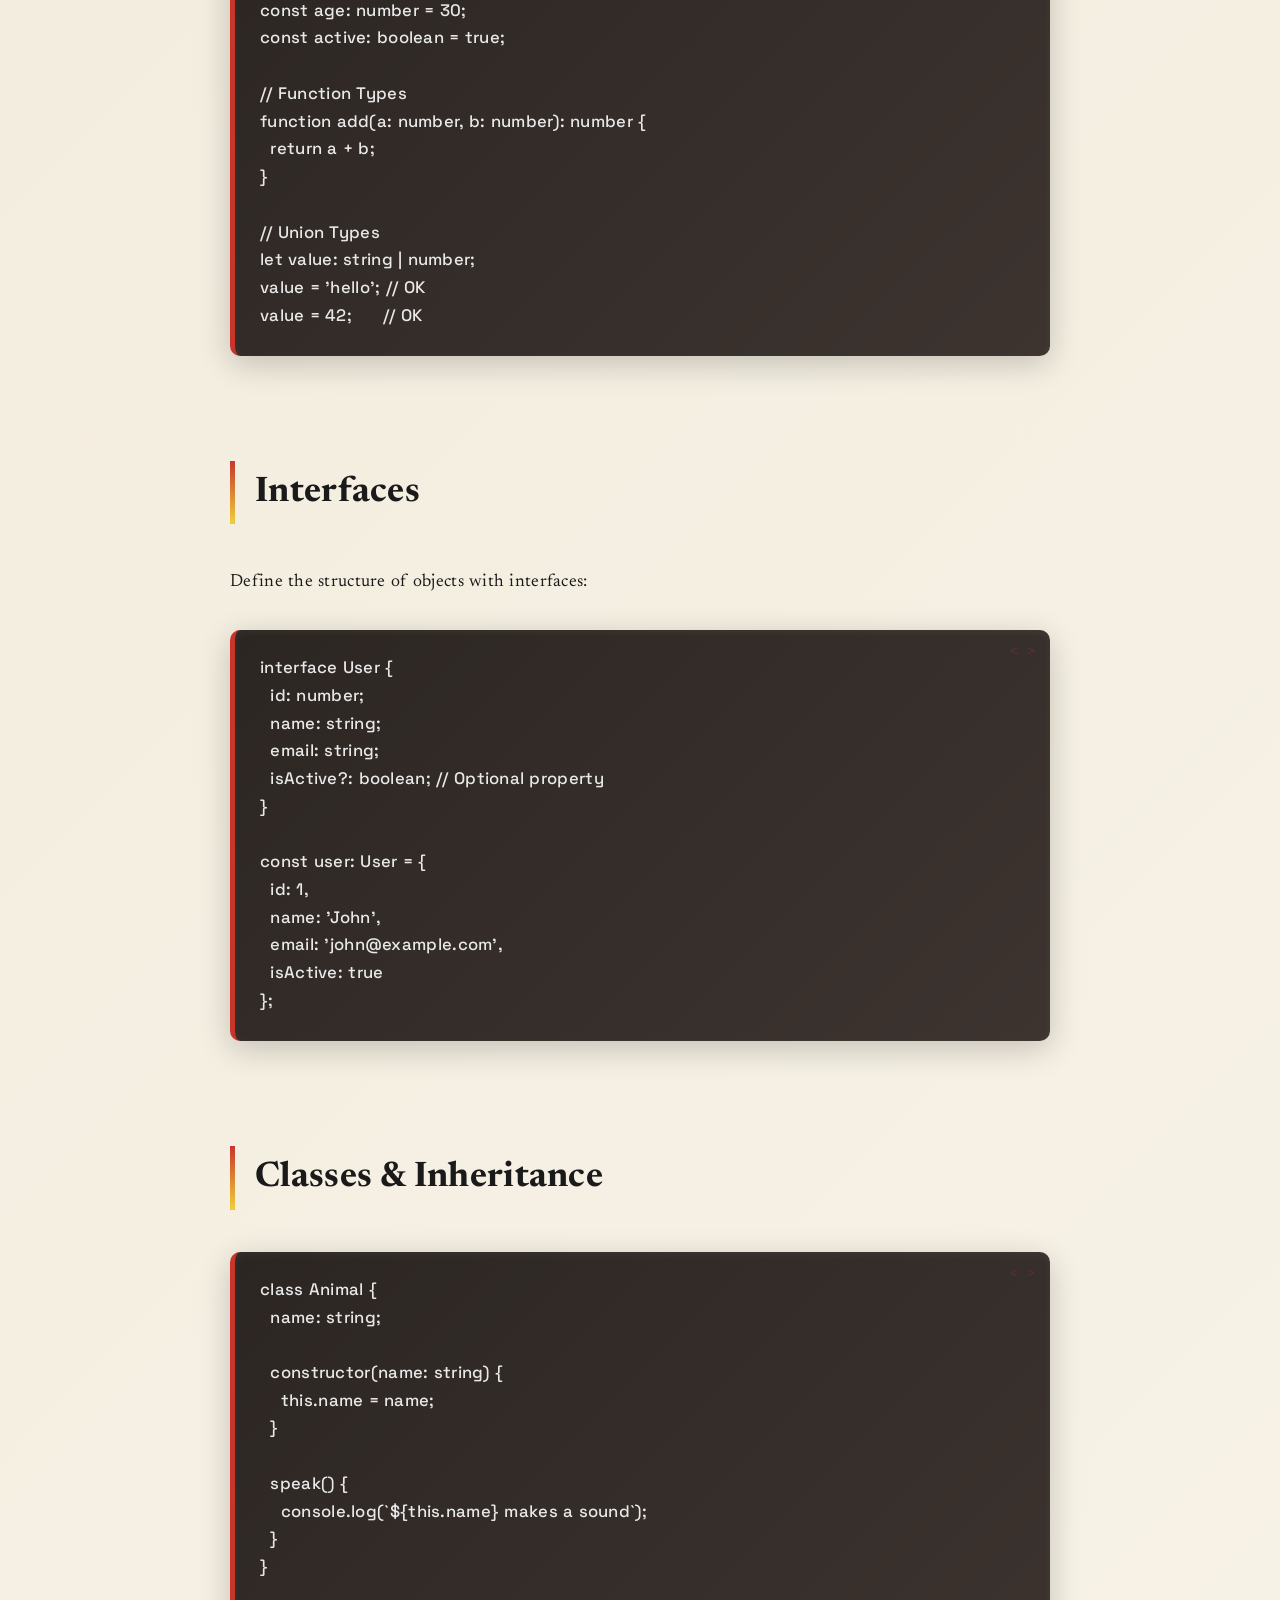
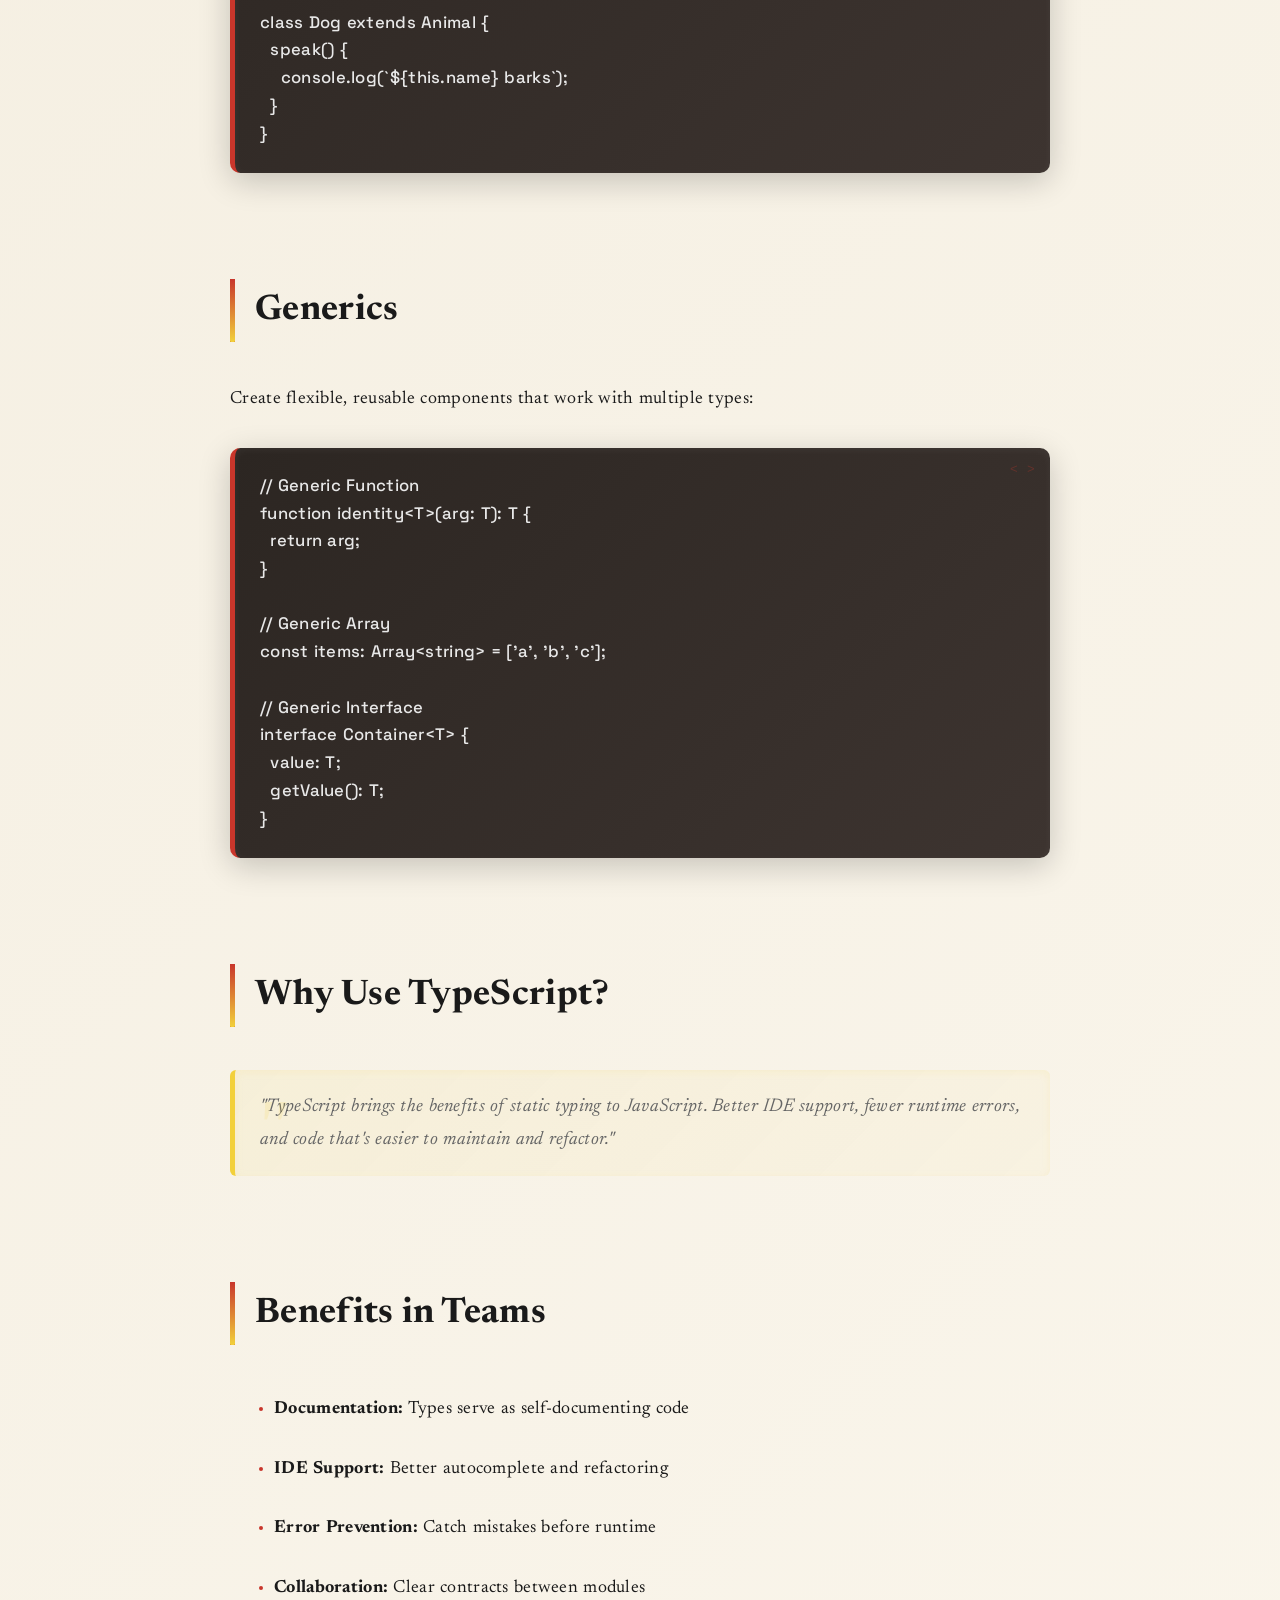
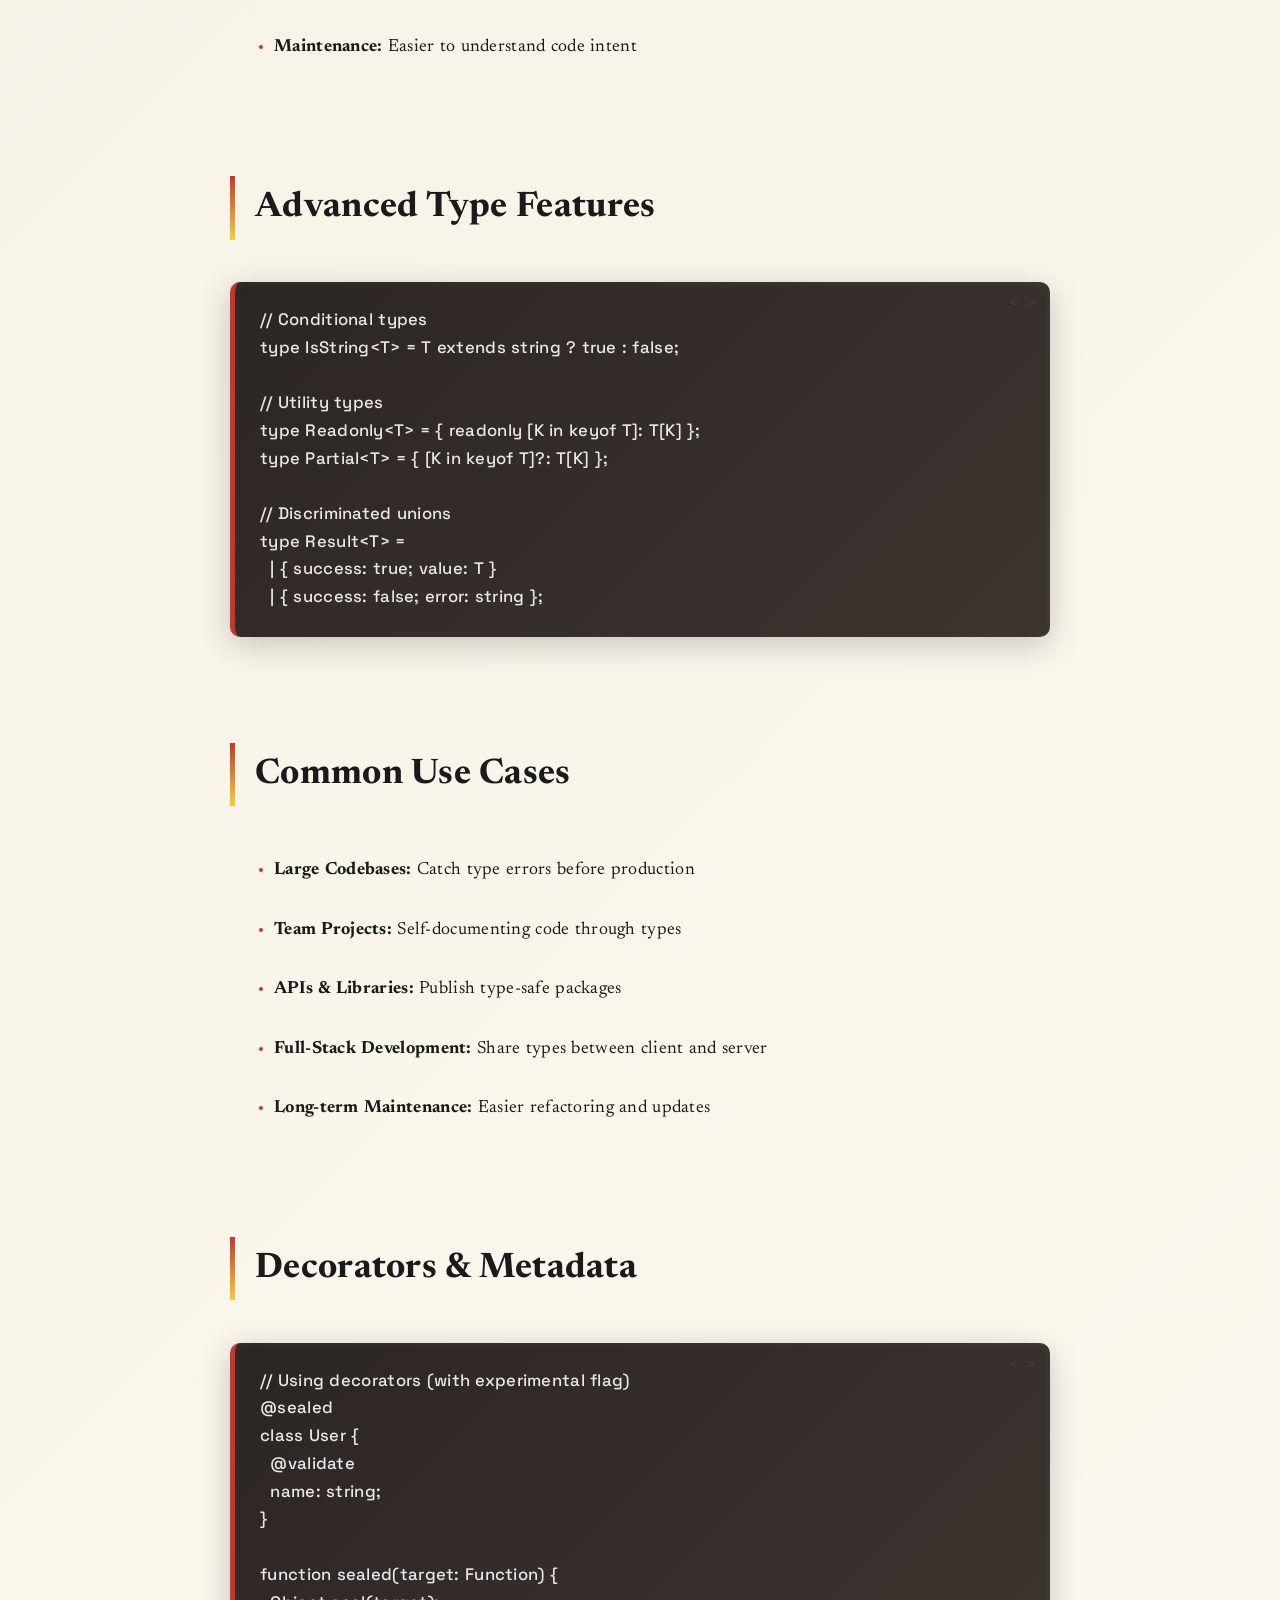
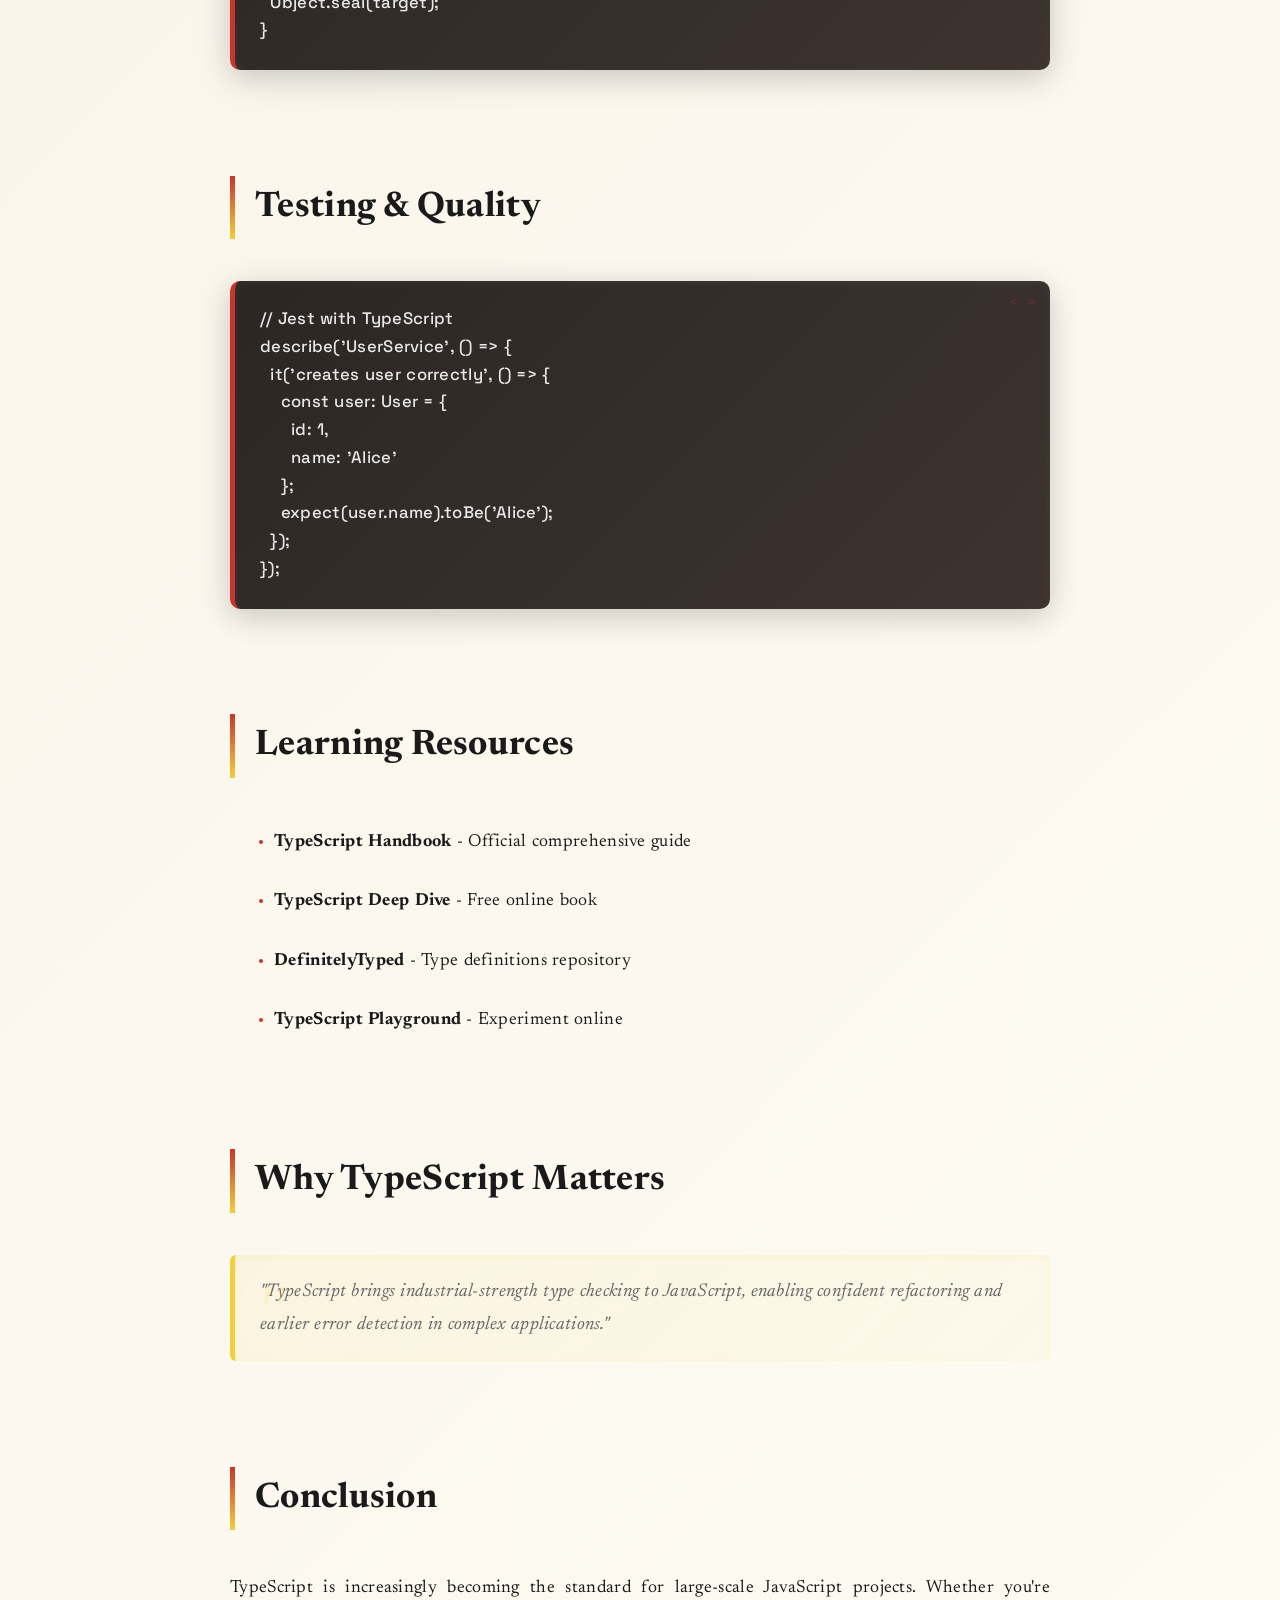
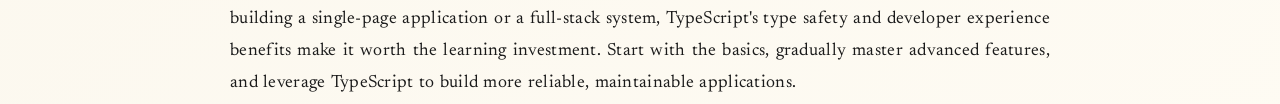
<file: journalist_narrative/blogs/typescript-guide.html>
<!DOCTYPE html>
<html lang="en">
<head>
  <meta charset="UTF-8">
  <meta name="viewport" content="width=device-width, initial-scale=1.0">
  <title>TypeScript Guide - The Scribbler's Journal</title>
  <link rel="preconnect" href="https://fonts.googleapis.com">
  <link rel="preconnect" href="https://fonts.gstatic.com" crossorigin>
  <link href="https://fonts.googleapis.com/css2?family=Be+Vietnam+Pro:wght@400;500;600&family=Caveat:wght@400;600&family=Newsreader:opsz,wght@6..72,400;6..72,500;6..72,600;6..72,700&family=Orbitron:wght@500;700&family=Permanent+Marker&family=Press+Start+2P&family=Space+Grotesk:wght@400;500;600&display=swap" rel="stylesheet">
  <link rel="stylesheet" href="../styles.css">
  <link rel="stylesheet" href="blog-styles.css">
</head>
<body>
  <div class="blog-post-container">
    <div class="blog-post-header">
      <h1 class="blog-post-title">TypeScript: JavaScript with Superpowers</h1>
      <div class="blog-post-meta">
        <div class="blog-post-meta-item">
          <span>📅</span>
          <span>May 4, 2026</span>
        </div>
        <div class="blog-post-meta-item">
          <span>✍️</span>
          <span>The Developer</span>
        </div>
        <div class="blog-post-meta-item">
          <span>⏱️</span>
          <span>10 min read</span>
        </div>
      </div>
      <div class="blog-post-tags">
        <span class="blog-tag">TypeScript</span>
        <span class="blog-tag">Programming</span>
        <span class="blog-tag">Type Safety</span>
      </div>
    </div>

    <div class="blog-post-content">
      <h2>What is TypeScript?</h2>
      <p>TypeScript is a strongly-typed superset of JavaScript that compiles to plain JavaScript. It adds static type checking, interfaces, and other features that make code more robust, maintainable, and easier to debug.</p>

      <h2>Core Features</h2>
      <ul>
        <li><strong>Static Types:</strong> Catch errors at compile-time instead of runtime</li>
        <li><strong>Interfaces:</strong> Define contracts for object structures</li>
        <li><strong>Classes:</strong> Full object-oriented programming support</li>
        <li><strong>Generics:</strong> Write reusable, flexible components</li>
        <li><strong>Decorators:</strong> Add metadata and modify classes and methods</li>
      </ul>

      <h2>Type Annotations</h2>
      <p>TypeScript allows you to specify types for variables, parameters, and return values:</p>
      <pre><code>// Variable Types
const name: string = 'John';
const age: number = 30;
const active: boolean = true;

// Function Types
function add(a: number, b: number): number {
  return a + b;
}

// Union Types
let value: string | number;
value = 'hello'; // OK
value = 42;      // OK</code></pre>

      <h2>Interfaces</h2>
      <p>Define the structure of objects with interfaces:</p>
      <pre><code>interface User {
  id: number;
  name: string;
  email: string;
  isActive?: boolean; // Optional property
}

const user: User = {
  id: 1,
  name: 'John',
  email: 'john@example.com',
  isActive: true
};</code></pre>

      <h2>Classes & Inheritance</h2>
      <pre><code>class Animal {
  name: string;
  
  constructor(name: string) {
    this.name = name;
  }
  
  speak() {
    console.log(`${this.name} makes a sound`);
  }
}

class Dog extends Animal {
  speak() {
    console.log(`${this.name} barks`);
  }
}</code></pre>

      <h2>Generics</h2>
      <p>Create flexible, reusable components that work with multiple types:</p>
      <pre><code>// Generic Function
function identity&lt;T&gt;(arg: T): T {
  return arg;
}

// Generic Array
const items: Array&lt;string&gt; = ['a', 'b', 'c'];

// Generic Interface
interface Container&lt;T&gt; {
  value: T;
  getValue(): T;
}</code></pre>

      <h2>Why Use TypeScript?</h2>
      <blockquote>
        "TypeScript brings the benefits of static typing to JavaScript. Better IDE support, fewer runtime errors, and code that's easier to maintain and refactor."
      </blockquote>

      <h2>Benefits in Teams</h2>
      <ul>
        <li><strong>Documentation:</strong> Types serve as self-documenting code</li>
        <li><strong>IDE Support:</strong> Better autocomplete and refactoring</li>
        <li><strong>Error Prevention:</strong> Catch mistakes before runtime</li>
        <li><strong>Collaboration:</strong> Clear contracts between modules</li>
        <li><strong>Maintenance:</strong> Easier to understand code intent</li>
      </ul>

      <h2>Advanced Type Features</h2>
      <pre><code>// Conditional types
type IsString&lt;T&gt; = T extends string ? true : false;

// Utility types
type Readonly&lt;T&gt; = { readonly [K in keyof T]: T[K] };
type Partial&lt;T&gt; = { [K in keyof T]?: T[K] };

// Discriminated unions
type Result&lt;T&gt; = 
  | { success: true; value: T }
  | { success: false; error: string };</code></pre>

      <h2>Common Use Cases</h2>
      <ul>
        <li><strong>Large Codebases:</strong> Catch type errors before production</li>
        <li><strong>Team Projects:</strong> Self-documenting code through types</li>
        <li><strong>APIs &amp; Libraries:</strong> Publish type-safe packages</li>
        <li><strong>Full-Stack Development:</strong> Share types between client and server</li>
        <li><strong>Long-term Maintenance:</strong> Easier refactoring and updates</li>
      </ul>

      <h2>Decorators &amp; Metadata</h2>
      <pre><code>// Using decorators (with experimental flag)
@sealed
class User {
  @validate
  name: string;
}

function sealed(target: Function) {
  Object.seal(target);
}</code></pre>

      <h2>Testing &amp; Quality</h2>
      <pre><code>// Jest with TypeScript
describe('UserService', () => {
  it('creates user correctly', () => {
    const user: User = { 
      id: 1, 
      name: 'Alice' 
    };
    expect(user.name).toBe('Alice');
  });
});</code></pre>

      <h2>Learning Resources</h2>
      <ul>
        <li><strong>TypeScript Handbook</strong> - Official comprehensive guide</li>
        <li><strong>TypeScript Deep Dive</strong> - Free online book</li>
        <li><strong>DefinitelyTyped</strong> - Type definitions repository</li>
        <li><strong>TypeScript Playground</strong> - Experiment online</li>
      </ul>

      <h2>Why TypeScript Matters</h2>
      <blockquote>
        "TypeScript brings industrial-strength type checking to JavaScript, enabling confident refactoring and earlier error detection in complex applications."
      </blockquote>

      <h2>Conclusion</h2>
      <p>TypeScript is increasingly becoming the standard for large-scale JavaScript projects. Whether you're building a single-page application or a full-stack system, TypeScript's type safety and developer experience benefits make it worth the learning investment. Start with the basics, gradually master advanced features, and leverage TypeScript to build more reliable, maintainable applications.</p>
    </div>

    <div class="blog-navigation">
      <a href="index.html" class="nav-button prev">Back to Blog</a>
      <a href="../index.html" class="nav-button next">Back to Journal</a>
    </div>
  </div>

    <script src="blog-cursor.js"></script>
  <script src="blog-animation.js"></script>
</body>
</html>
</file>
<file: journalist_narrative/styles.css>
:root {
  --paper: #f1eadb;
  --paper-soft: #ece4d4;
  --paper-dark: #ddd4c4;
  --ink: #1a1a1a;
  --ink-muted: #5e5648;
  --oxblood: #c8362b;
  --oxblood-dark: #8f110b;
  --note: #f2d03b;
  --line: #d6ccba;
  --shadow: 0 18px 42px rgba(31, 25, 20, 0.16);
  --open-ms: 1280ms;
  --close-ms: 1120ms;
}

* {
  box-sizing: border-box;
}

html,
body {
  margin: 0;
  padding: 0;
}

body {
  min-height: 100vh;
  color: var(--ink);
  font-family: "Be Vietnam Pro", sans-serif;
  background: radial-gradient(circle at 20% 10%, #dad2c3 0%, #cec6b8 46%, #c8c0b3 100%);
}

@media (pointer: fine) {
  body,
  a,
  button,
  input,
  textarea,
  select {
    cursor: none;
  }
}

.page-cursor {
  position: fixed;
  top: 0;
  left: 0;
  z-index: 99999;
  width: 44px;
  height: 44px;
  pointer-events: none;
  opacity: 0;
  transform: translate3d(-100px, -100px, 0) scale(0.9);
  transition: opacity 160ms ease, transform 120ms ease;
  will-change: transform, opacity;
}

.page-cursor.is-visible {
  opacity: 1;
}

.page-cursor-dot {
  display: none;
}

.page-cursor-pencil {
  position: absolute;
  inset: 0;
  display: grid;
  place-items: center;
  color: var(--oxblood);
  opacity: 1;
  transform: scale(1) rotate(-14deg);
  transition: opacity 140ms ease, transform 140ms ease;
}

.page-cursor-pencil svg {
  width: 34px;
  height: 34px;
  display: block;
}

@media (pointer: coarse), (prefers-reduced-motion: reduce) {
  .page-cursor {
    display: none;
  }

  body,
  a,
  button,
  input,
  textarea,
  select {
    cursor: auto;
  }
}

.page-header-top {
  position: relative;
  z-index: 20;
  padding: 0.85rem 1rem 0.75rem;
  border-bottom: 2px solid var(--oxblood);
  background: linear-gradient(135deg, rgba(241, 234, 219, 0.98), rgba(236, 228, 212, 0.98));
  box-shadow: 0 4px 12px rgba(25, 20, 15, 0.08);
}

.header-container {
  display: grid;
  grid-template-columns: auto minmax(0, 1fr) auto;
  align-items: center;
  gap: 1rem;
  max-width: 1280px;
  margin: 0 auto;
}

.header-brand {
  display: inline-flex;
  align-items: center;
  gap: 0.55rem;
  white-space: nowrap;
}

.brand-label {
  color: var(--oxblood);
  font-family: "Space Grotesk", sans-serif;
  font-size: 0.92rem;
  font-weight: 700;
  letter-spacing: 0.12em;
  text-transform: uppercase;
}

.brand-divider {
  width: 1px;
  height: 22px;
  background: linear-gradient(180deg, transparent, var(--oxblood), transparent);
}

.header-credit {
  display: inline-flex;
  align-items: center;
  gap: 0.45rem;
  justify-self: end;
  white-space: nowrap;
}

.header-social {
  display: inline-flex;
  align-items: center;
  gap: 0.35rem;
  justify-self: end;
}

.social-link {
  position: relative;
  overflow: hidden;
  width: 28px;
  height: 28px;
  display: inline-flex;
  align-items: center;
  justify-content: center;
  border-radius: 999px;
  border: 1px solid rgba(200, 188, 168, 0.9);
  background: rgba(255, 255, 255, 0.3);
  color: var(--ink-muted);
  text-decoration: none;
  transition: transform 140ms ease, color 140ms ease, border-color 140ms ease, background 140ms ease;
}

.social-link::before {
  content: "";
  position: absolute;
  inset: 0;
  background: var(--oxblood);
  border-radius: 999px;
  transform: scaleX(0);
  transform-origin: right;
  transition: transform 180ms ease;
  z-index: 0;
}

.social-link svg {
  width: 14px;
  height: 14px;
  position: relative;
  z-index: 1;
  transition: transform 180ms ease, fill 180ms ease, stroke 180ms ease;
}

.social-link:hover,
.social-link:focus-visible {
  transform: translateY(-2px);
  color: var(--oxblood);
  border-color: var(--oxblood);
}

.social-link:hover::before,
.social-link:focus-visible::before {
  transform: scaleX(1);
  transform-origin: left;
}

.social-link:hover svg,
.social-link:focus-visible svg {
  transform: rotate(12deg) scale(1.12);
}

.social-link:hover,
.social-link:focus-visible {
  color: var(--paper);
}

.portfolio-link {
  width: auto;
  padding: 0 0.6rem;
  font-family: "Space Grotesk", sans-serif;
  font-size: 0.68rem;
}

.portfolio-link::before {
  display: none;
}

.portfolio-link:hover,
.portfolio-link:focus-visible {
  background: var(--oxblood);
  color: var(--paper);
}

.credit-text {
  font-family: "Press Start 2P", monospace;
  font-size: 0.42rem;
  letter-spacing: 0.11em;
  color: var(--ink-muted);
}

.credit-author {
  font-family: "Caveat", cursive;
  font-size: 1.8rem;
  line-height: 1;
  color: var(--oxblood);
}

.credit-note {
  font-family: "Caveat", cursive;
  font-size: 0.95rem;
  color: var(--ink-muted);
}

.credit-indicator {
  width: 6px;
  height: 6px;
  border-radius: 50%;
  background: var(--oxblood);
  display: inline-block;
}

@media (max-width: 900px) {
  .header-container {
    grid-template-columns: 1fr;
    justify-items: center;
    gap: 0.6rem;
  }

  .header-credit {
    justify-self: center;
  }

  .header-social {
    justify-self: center;
  }

  .tool-hero {
    grid-template-columns: 1fr;
  }
}

@media (max-width: 560px) {
  .page-header-top {
    padding-inline: 0.75rem;
  }

  .credit-author {
    font-size: 1.5rem;
  }

  .social-link {
    position: relative;
    overflow: hidden;
    width: 24px;
    height: 24px;
  }

  .social-link svg {
    width: 12px;
    height: 12px;
  }

  .portfolio-link {
    padding-inline: 0.5rem;
  }

  .toc-note {
    min-width: 64px;
    padding-inline: 0.6rem;
    font-size: 0.72rem;
  }

  .link-chip {
    flex: 1 1 calc(50% - 0.45rem);
  }
}

.desk-noise {
  position: fixed;
  inset: 0;
  pointer-events: none;
  background-image:
    radial-gradient(circle at 80% 12%, rgba(255, 255, 255, 0.25), transparent 35%),
    radial-gradient(circle at 4% 56%, rgba(0, 0, 0, 0.06), transparent 42%),
    url("data:image/svg+xml,%3Csvg xmlns='http://www.w3.org/2000/svg' width='180' height='180'%3E%3Cfilter id='n'%3E%3CfeTurbulence type='fractalNoise' baseFrequency='0.95' numOctaves='2' stitchTiles='stitch'/%3E%3C/filter%3E%3Crect width='180' height='180' filter='url(%23n)' opacity='.055'/%3E%3C/svg%3E");
  mix-blend-mode: multiply;
}

.journal-app {
  position: relative;
  z-index: 2;
  min-height: 100vh;
  perspective: 1800px;
  overflow: hidden;
}

.cover-view {
  min-height: 100vh;
  display: none;
  place-items: center;
  padding: 2rem;
  position: relative;
  z-index: 4;
}

.journal-app[data-state="cover"] .cover-view,
.journal-app[data-opening="true"] .cover-view,
.journal-app[data-state="book"][data-closing="true"] .cover-view {
  display: grid;
}

.cover-stage {
  position: relative;
  width: min(540px, 92vw);
  aspect-ratio: 0.78;
  transform-style: preserve-3d;
  transform-origin: left center;
  will-change: transform, filter;
  z-index: 5;
}

.book-top-watch {
  position: absolute;
  left: 50%;
  top: 20px;
  transform: translateX(-50%);
  min-width: clamp(224px, 42vw, 286px);
  text-align: center;
  padding: 0.9rem 1.2rem 0.8rem;
  border-radius: 10px;
  border: 1px solid #5c5f65;
  background:
    linear-gradient(180deg, rgba(255, 255, 255, 0.2), rgba(255, 255, 255, 0) 30%),
    radial-gradient(circle at 50% 0%, rgba(102, 223, 252, 0.16), transparent 58%),
    linear-gradient(180deg, #2c3138 0%, #191d23 100%);
  color: #dff8ff;
  font-family: "Orbitron", "Space Grotesk", sans-serif;
  font-weight: 700;
  font-size: 1.02rem;
  letter-spacing: 0.18em;
  text-shadow: 0 0 10px rgba(146, 235, 255, 0.45);
  box-shadow:
    inset 0 1px 0 rgba(255, 255, 255, 0.18),
    inset 0 -1px 0 rgba(0, 0, 0, 0.35),
    0 10px 18px rgba(14, 18, 24, 0.32);
  z-index: 7;
  pointer-events: none;
}

.book-top-watch::before,
.book-top-watch::after {
  content: "";
  position: absolute;
  top: 50%;
  width: 16px;
  height: 6px;
  border-radius: 999px;
  background:
    linear-gradient(180deg, #5f6772 0%, #3f4650 100%);
  border: 1px solid #444b56;
  transform: translateY(-50%);
}

.book-top-watch::before {
  left: -11px;
}

.book-top-watch::after {
  right: -11px;
}

.tool-hero {
  margin-top: 1.35rem;
  display: grid;
  grid-template-columns: minmax(0, 1.35fr) minmax(250px, 0.9fr);
  gap: 1.15rem;
  align-items: stretch;
  padding: 1rem;
  border: 1px solid #d9ccba;
  border-radius: 14px;
  background:
    linear-gradient(180deg, rgba(255, 255, 255, 0.28), rgba(255, 255, 255, 0.06)),
    radial-gradient(circle at top left, rgba(196, 146, 88, 0.14), transparent 52%),
    var(--paper);
  box-shadow: 0 10px 24px rgba(27, 21, 14, 0.08);
}

.tool-hero-copy {
  display: grid;
  align-content: start;
  gap: 0.65rem;
}

.tool-hero-kicker {
  margin: 0;
  font-family: "Caveat", cursive;
  font-size: 1.55rem;
  color: var(--oxblood);
}

.tool-hero-copy h3 {
  margin: 0;
  font-family: "Newsreader", serif;
  font-size: clamp(1.6rem, 2.6vw, 2.35rem);
  line-height: 1.08;
  position: relative;
  z-index: 1;
  transition: transform 180ms ease, fill 180ms ease, stroke 180ms ease;
  color: #1f1b16;
}

.tool-hero-text {
  margin: 0;
  color: #4f483d;
  line-height: 1.75;
}

.tool-hero-code {
  display: grid;
  gap: 0.45rem;
  padding: 0.85rem 0.9rem;
  border-radius: 10px;
  background: #201c16;

  color: #efe5d1;
  overflow: auto;
  box-shadow: inset 0 1px 0 rgba(255, 255, 255, 0.05);
}

.tool-hero-code code {
  font-family: "Space Grotesk", monospace;
  font-size: 0.86rem;
  white-space: nowrap;
}

.tool-hero-media {
  width: 100%;
  margin: 0;
  display: grid;
  align-content: center;
  gap: 0.6rem;
  transform: none;
}

.retro-desktop {
  position: relative;
  width: min(100%, 320px);
  margin: 0 auto;
  padding: 0.9rem;
  border-radius: 18px;
  background: linear-gradient(180deg, #d1c0a2 0%, #b79d72 100%);
  border: 1px solid #9f8861;
  box-shadow: 0 18px 28px rgba(22, 16, 10, 0.15);
}

.retro-desktop-screen {
  aspect-ratio: 4/3;
  border-radius: 12px;
  border: 1px solid #2f2418;
  background:
    radial-gradient(circle at 50% 38%, rgba(82, 202, 159, 0.36), transparent 18%),
    radial-gradient(circle at 40% 60%, rgba(61, 171, 255, 0.2), transparent 18%),
    linear-gradient(180deg, #121513 0%, #1f2521 48%, #121713 100%);
  overflow: hidden;
  display: grid;
  align-content: center;
  justify-items: center;
  gap: 0.35rem;
}

.retro-desktop-screen span {
  display: block;
  width: min(74%, 170px);
  height: 10px;
  border-radius: 999px;
  background: linear-gradient(90deg, #8bf0b4, #5bd2ff, #f7e86b);
  box-shadow: 0 0 14px rgba(98, 243, 193, 0.35);
  animation: scanPulse 2.2s ease-in-out infinite;
}

.retro-desktop-screen span:nth-child(2) { width: min(58%, 138px); animation-delay: 0.2s; }
.retro-desktop-screen span:nth-child(3) { width: min(66%, 152px); animation-delay: 0.4s; }
.retro-desktop-screen span:nth-child(4) { width: min(48%, 120px); animation-delay: 0.6s; }

.retro-desktop-base {
  width: 72%;
  height: 18px;
  margin: 0.75rem auto 0;
  border-radius: 999px;
  background: linear-gradient(180deg, #7f6640, #59492e);
  box-shadow: inset 0 1px 0 rgba(255, 255, 255, 0.22);
}

.toc-note {
  display: inline-flex;
  align-items: center;
  justify-content: center;
  min-width: 72px;
  padding: 0.34rem 0.7rem;
  border-radius: 999px;
  border: 1px solid #d6c6ae;
  background: linear-gradient(180deg, rgba(255, 255, 255, 0.6), rgba(243, 234, 219, 0.9));
  color: #7b6c57;
  font-family: "Space Grotesk", sans-serif;
  font-size: 0.78rem;
  letter-spacing: 0.08em;
  text-transform: uppercase;
  white-space: nowrap;
}

.link-strip {
  display: flex;
  flex-wrap: wrap;
  gap: 0.55rem;
  margin-top: 1rem;
  padding: 0.85rem 0.9rem;
  border: 1px solid var(--line);
  border-radius: 10px;
  background: linear-gradient(180deg, rgba(255, 255, 255, 0.24), rgba(255, 255, 255, 0.05)), var(--paper);
  box-shadow: 0 8px 18px rgba(25, 20, 15, 0.05);
}

.link-chip {
  display: inline-flex;
  align-items: center;
  justify-content: center;
  text-decoration: none;
  color: var(--ink-muted);
  background: #f8f3e8;
  border: 1px solid #d6cabb;
  border-radius: 999px;
  padding: 0.52rem 0.9rem;
  font-family: "Space Grotesk", sans-serif;
  font-size: 0.82rem;
  letter-spacing: 0.04em;
  white-space: nowrap;
  transition: transform 140ms ease, border-color 140ms ease, color 140ms ease, background 140ms ease;
}

.link-chip:hover,
.link-chip:focus-visible {
  transform: translateY(-2px);
  color: var(--oxblood);
  border-color: #c95a51;
  background: #fffdf8;
}

.cover-decor {
  position: absolute;
  inset: 0;
  pointer-events: none;
  z-index: 3;
  display: grid;
  grid-template-columns: minmax(150px, 1fr) min(540px, 92vw) minmax(150px, 1fr);
  column-gap: 1.6rem;
  row-gap: 0.6rem;
  align-items: start;
  padding: 1.1rem 2rem 1.5rem;
}

.decor-rail {
  display: grid;
  align-content: start;
  gap: 1.05rem;
  padding-top: 0.4rem;
}

.decor-left {
  grid-column: 1;
  justify-items: end;
  padding-right: 0.8rem;
}

.decor-right {
  grid-column: 3;
  justify-items: start;
  padding-left: 0.8rem;
}

.cover-sticky {
  position: absolute;
  --pin-color: #f3cb72;
  max-width: 210px;
  padding: 0.6rem 0.78rem;
  color: #2b2105;
  font-family: "Caveat", cursive;
  font-size: 1.55rem;
  line-height: 1.1;
  background: #f4d84f;
  box-shadow: 0 10px 18px rgba(28, 22, 14, 0.22);
}

.sticky-left {
  --pin-color: #f3cb72;
  left: clamp(30px, 4vw, 72px);
  top: clamp(62px, 11vh, 128px);
  transform: rotate(-3deg);
}

.sticky-right-note {
  --pin-color: #79cfff;
  right: clamp(30px, 4vw, 74px);
  top: clamp(70px, 12vh, 140px);
  transform: rotate(3deg);
}

.cover-coffee-frame {
  position: absolute;
  --pin-color: #ff8dbf;
  left: clamp(30px, 4vw, 80px);
  bottom: clamp(84px, 11vh, 132px);
  width: 176px;
  margin: 0;
  padding: 0.5rem 0.5rem 1rem;
  border: 1px solid #ddd4c4;
  background: #f9f8f5;
  box-shadow: 0 12px 22px rgba(24, 18, 12, 0.22);
  transform: rotate(-2deg);
}

.cover-coffee-gif {
  width: 100%;
  aspect-ratio: 1/1;
  object-fit: cover;
  border: 1px solid #cabfae;
  display: block;
}

.cover-coffee-frame figcaption {
  margin-top: 0.45rem;
  text-align: center;
  font-family: "Caveat", cursive;
  font-size: 1.45rem;
  color: #2b241c;
}

.cover-photo {
  position: absolute;
  --pin-color: #8ee59b;
  right: clamp(234px, 17vw, 338px);
  bottom: clamp(32px, 7vh, 74px);
  width: 176px;
  margin: 0;
  padding: 0.58rem 0.58rem 1.25rem;
  background: #f9f9f7;
  border: 1px solid #e0d9cd;
  box-shadow: 0 14px 24px rgba(20, 16, 11, 0.24);
  transform: rotate(-1deg);
}

.desk-frame {
  position: absolute;
  margin: 0;
  padding: 0.46rem 0.46rem 0.9rem;
  border: 1px solid #ded4c2;
  background: #f8f7f3;
  box-shadow: 0 10px 20px rgba(22, 16, 11, 0.2);
}

.desk-frame-media {
  width: 100%;
  aspect-ratio: 4/3;
  object-fit: cover;
  border: 1px solid #cec4b2;
  display: block;
}

.desk-frame figcaption {
  margin-top: 0.36rem;
  text-align: center;
  font-family: "Caveat", cursive;
  font-size: 1.35rem;
  color: #2a241b;
}

.game-frame {
  --pin-color: #73c4ff;
  right: clamp(30px, 4vw, 84px);
  bottom: clamp(30px, 6vh, 72px);
  width: 172px;
  transform: rotate(1deg);
}

.offline-frame {
  --pin-color: #ff9f9f;
  right: clamp(30px, 4vw, 84px);
  top: clamp(252px, 40vh, 376px);
  width: 172px;
  transform: rotate(-1.5deg);
}

.work-frame {
  --pin-color: #93e6a2;
  left: clamp(30px, 4vw, 84px);
  top: clamp(248px, 39vh, 370px);
  width: 178px;
  transform: rotate(1.2deg);
}

.offline-scene {
  position: relative;
  width: 100%;
  aspect-ratio: 4/3;
  border: 1px solid #cec4b2;
  background: #f4f0e6;
  overflow: hidden;
}

.offline-scene::before {
  content: "";
  position: absolute;
  left: -100%;
  right: -100%;
  bottom: 12px;
  height: 2px;
  background: repeating-linear-gradient(90deg, #7a7368 0 8px, transparent 8px 16px);
  animation: trackMove 1.2s linear infinite;
}

.offline-dino {
  position: absolute;
  left: 18%;
  bottom: 14px;
  width: 18px;
  height: 22px;
  background: #4f4a41;
  border-radius: 2px;
}

.offline-dino::before {
  content: "";
  position: absolute;
  right: -6px;
  top: 3px;
  width: 8px;
  height: 6px;
  background: #4f4a41;
}

.offline-cactus {
  position: absolute;
  right: -14px;
  bottom: 14px;
  width: 8px;
  height: 18px;
  background: #5f8c5b;
  border-radius: 2px;
  animation: cactusRun 1.2s linear infinite;
}

.dev-work-shot {
  display: grid;
  gap: 0.35rem;
  width: 100%;
  aspect-ratio: 4/3;
  border: 1px solid #cec4b2;
  background: linear-gradient(160deg, #1b2532 0%, #0f1722 100%);
  padding: 0.5rem;
}

.dev-work-shot span {
  height: 8px;
  border-radius: 999px;
  background: linear-gradient(90deg, #67d8ff, #8fffc2);
}

.dev-work-shot span:nth-child(1) {
  width: 76%;
}

.dev-work-shot span:nth-child(2) {
  width: 52%;
}

.dev-work-shot span:nth-child(3) {
  width: 84%;
}

.dev-work-shot span:nth-child(4) {
  width: 44%;
}

.cover-photo-shot {
  width: 100%;
  aspect-ratio: 1/1;
  border: 1px solid #cec4b1;
  background-image:
    linear-gradient(0deg, rgba(0, 0, 0, 0.22), rgba(0, 0, 0, 0.22)),
    radial-gradient(circle at 68% 26%, #d8b277 0, #5f432a 28%, #24180f 62%, #0f0c09 100%);
}

.cover-gif {
  width: 100%;
  aspect-ratio: 1/1;
  border: 1px solid #cec4b1;
  object-fit: cover;
  display: block;
}

.cover-photo figcaption {
  margin-top: 0.46rem;
  text-align: center;
  font-family: "Caveat", cursive;
  font-size: 1.65rem;
  color: #25201a;
}

.cover-tape {
  position: absolute;
  left: clamp(38px, 5vw, 94px);
  bottom: clamp(28px, 5vh, 54px);
  padding: 0.44rem 0.62rem;
  border: 1px solid #bcb09a;
  background: #e6dfd1;
  color: #5c5346;
  font-family: "Space Grotesk", sans-serif;
  font-size: 0.64rem;
  letter-spacing: 0.08em;
  transform: rotate(-1deg);
}

.cover-seal {
  position: absolute;
  right: 20px;
  top: 18px;
  width: 82px;
  height: 82px;
  border-radius: 50%;
  border: 2px solid #d8b063;
  background:
    radial-gradient(circle at 34% 28%, #ffe7a7, #d9a54e 55%, #9e6d2b 100%);
  color: #4a2a07;
  font-family: "Space Grotesk", sans-serif;
  font-size: 0.58rem;
  font-weight: 600;
  letter-spacing: 0.09em;
  display: grid;
  place-items: center;
  text-align: center;
  transform: rotate(10deg);
  box-shadow: 0 8px 16px rgba(0, 0, 0, 0.22);
  z-index: 4;
  pointer-events: none;
}

.cover-terminal {
  position: absolute;
  left: clamp(40px, 6vw, 104px);
  top: clamp(188px, 30vh, 280px);
  padding: 0.5rem 0.7rem;
  border: 1px solid #4a5b49;
  background: #17231b;
  color: #97e8a4;
  font-family: "Space Grotesk", sans-serif;
  font-size: 0.72rem;
  letter-spacing: 0.04em;
  box-shadow: 0 10px 16px rgba(12, 18, 13, 0.35);
  transform: rotate(-1deg);
}

.cover-lamp {
  display: none;
}

.cover-pinboard {
  position: absolute;
  --pin-color: #c6a6ff;
  right: clamp(242px, 18vw, 346px);
  top: clamp(96px, 16vh, 182px);
  padding: 0.62rem 0.82rem;
  border: 1px solid #c9b890;
  background: #efe0ba;
  color: #584422;
  font-family: "Permanent Marker", cursive;
  font-size: 1.35rem;
  line-height: 1.05;
  transform: rotate(1deg);
  box-shadow: 0 8px 14px rgba(50, 40, 18, 0.2);
}

.cover-sticky::before,
.cover-sticky::after {
  content: "";
  position: absolute;
  left: 50%;
  border-radius: 50%;
  transform: translateX(-50%);
}

.cover-sticky::before {
  top: -10px;
  width: 14px;
  height: 14px;
  border: 1px solid rgba(101, 78, 42, 0.72);
  background:
    radial-gradient(circle at 34% 30%, #fffdf1 0 30%, var(--pin-color) 55%, rgba(103, 74, 31, 0.95) 88%, #5c4522 100%);
  box-shadow:
    0 0 0 2px rgba(255, 227, 168, 0.18),
    0 3px 8px rgba(59, 38, 12, 0.2);
}

.cover-sticky::after,
 .cover-sticky::after {
  top: -5px;
  width: 4px;
  height: 4px;
  background: #fffef8;
  box-shadow: 0 0 6px rgba(255, 249, 225, 0.72);
}

.frame-hang {
  position: relative;
}

.frame-hang::before {
  content: "";
  position: absolute;
  left: 50%;
  top: -18px;
  width: 2px;
  height: 14px;
  background: linear-gradient(180deg, rgba(95, 86, 70, 0.7), rgba(255, 255, 255, 0));
  transform: translateX(-50%);
}

.frame-hang::after {
  content: "";
  position: absolute;
  left: 50%;
  top: -28px;
  width: 12px;
  height: 12px;
  border-radius: 50%;
  border: 1px solid rgba(101, 78, 42, 0.72);
  background:
    radial-gradient(circle at 34% 30%, #fffdf1 0 30%, var(--pin-color) 55%, rgba(103, 74, 31, 0.95) 88%, #5c4522 100%);
  box-shadow:
    0 0 0 2px rgba(255, 227, 168, 0.18),
    0 3px 8px rgba(59, 38, 12, 0.2);
  transform: translateX(-50%);
}

@keyframes cactusRun {
  from {
    right: -14px;
  }
  to {
    right: calc(100% + 14px);
  }
}

@keyframes trackMove {
  from {
    transform: translateX(0);
  }
  to {
    transform: translateX(16px);
  }
}

.cover-keycaps {
  position: absolute;
  left: clamp(42px, 6vw, 110px);
  top: clamp(134px, 21vh, 212px);
  padding: 0.36rem 0.52rem;
  border: 1px solid #9c9382;
  background: #ddd4c6;
  color: #40372e;
  font-family: "Space Grotesk", sans-serif;
  font-size: 0.63rem;
  letter-spacing: 0.11em;
  word-spacing: 0.28em;
  box-shadow: 0 6px 12px rgba(40, 32, 24, 0.16);
  transform: rotate(-1deg);
}

/* Wall gallery layout: keep decor in side rails and off the book */
.cover-decor .cover-sticky,
.cover-decor .cover-coffee-frame,
.cover-decor .cover-photo,
.cover-decor .desk-frame,
.cover-decor .cover-terminal,
.cover-decor .cover-pinboard,
.cover-decor .cover-keycaps,
.cover-decor .cover-tape {
  position: relative;
  left: auto;
  right: auto;
  top: auto;
  bottom: auto;
  margin: 0;
}

.cover-decor .cover-sticky {
  max-width: 190px;
}

.cover-decor .cover-coffee-frame,
.cover-decor .cover-photo,
.cover-decor .desk-frame,
.cover-decor .cover-pinboard {
  width: clamp(150px, 18vw, 190px);
}

.decor-left .sticky-left {
  justify-self: end;
  margin-right: 6px;
  transform: rotate(-2deg);
}

.decor-left .work-frame {
  justify-self: end;
  transform: rotate(-2.2deg);
}

.decor-left .cover-coffee-frame {
  justify-self: end;
  transform: rotate(1.6deg);
}

.decor-left .cover-terminal {
  justify-self: end;
  transform: rotate(-1deg);
}

.decor-left .cover-keycaps {
  justify-self: end;
  transform: rotate(1deg);
}

.decor-left .cover-tape {
  justify-self: end;
  transform: rotate(-1.2deg);
}

.decor-right .sticky-right-note {
  justify-self: start;
  margin-left: 6px;
  transform: rotate(2deg);
}

.decor-right .cover-pinboard {
  justify-self: start;
  transform: rotate(-1.4deg);
}

.decor-right .offline-frame {
  justify-self: start;
  transform: rotate(1.8deg);
}

.decor-right .cover-photo {
  justify-self: start;
  margin-top: -1.2rem;
  padding-bottom: 1.35rem;
  transform: rotate(-1.2deg);
}

.decor-right .cover-photo figcaption {
  font-size: 1.5rem;
}

.decor-right .game-frame {
  justify-self: start;
  margin-top: 0.9rem;
  transform: rotate(2.2deg);
}

/* Stagger items so they don't line up in a single column */
.decor-left > :nth-child(1) {
  margin-top: 0;
  justify-self: end;
}

.decor-left > :nth-child(2) {
  margin-top: 0.4rem;
  justify-self: center;
}

.decor-left > :nth-child(3) {
  margin-top: 0.9rem;
  justify-self: end;
}

.decor-left > :nth-child(4) {
  margin-top: 0.6rem;
  justify-self: start;
}

.decor-left > :nth-child(5) {
  margin-top: 0.2rem;
  justify-self: end;
}

.decor-left > :nth-child(6) {
  margin-top: 0.5rem;
  justify-self: center;
}

.decor-right > :nth-child(1) {
  margin-top: 0;
  justify-self: start;
}

.decor-right > :nth-child(2) {
  margin-top: 0.6rem;
  justify-self: center;
}

.decor-right > :nth-child(3) {
  margin-top: 0.8rem;
  justify-self: start;
}

.decor-right > :nth-child(4) {
  margin-top: 0.5rem;
  justify-self: end;
}

.decor-right > :nth-child(5) {
  margin-top: 0.7rem;
  justify-self: start;
}

@media (max-width: 1280px) {
  .decor-left .work-frame {
    display: none;
  }

  .decor-right .game-frame {
    width: 150px;
    margin-top: 0.55rem;
  }
}

.book-stack {
  position: absolute;
  inset: 6px 2px 6px 34px;
  border-radius: 0.18rem;
  background: linear-gradient(180deg, #efe8d9, #e3dbc9);
  box-shadow:
    inset -1px 0 0 #d6ccb9,
    inset -6px 0 10px rgba(76, 63, 52, 0.12),
    0 14px 24px rgba(25, 20, 14, 0.15);
  transform: translateZ(-3px);
  overflow: hidden;
}

.book-stack span {
  position: absolute;
  left: 0;
  right: 0;
  height: 1px;
  background: rgba(158, 143, 121, 0.45);
}

.book-stack span:nth-child(1) {
  top: 26%;
}

.book-stack span:nth-child(2) {
  top: 52%;
}

.book-stack span:nth-child(3) {
  top: 76%;
}

.book-cover {
  width: 100%;
  height: 100%;
  position: relative;
  border-radius: 0.2rem;
  box-shadow: var(--shadow);
  overflow: hidden;
  transform-origin: left center;
  transform-style: preserve-3d;
  backface-visibility: hidden;
  background:
    linear-gradient(170deg, rgba(255, 255, 255, 0.09), transparent 45%),
    radial-gradient(circle at 20% 30%, rgba(255, 255, 255, 0.09), transparent 44%),
    linear-gradient(110deg, #a90f0d 0%, #be1915 36%, #a90e0c 100%);
}

.book-cover::before {
  content: "";
  position: absolute;
  inset: 0;
  background: url("data:image/svg+xml,%3Csvg xmlns='http://www.w3.org/2000/svg' width='220' height='220'%3E%3Cfilter id='n'%3E%3CfeTurbulence type='fractalNoise' baseFrequency='0.8' numOctaves='2' stitchTiles='stitch'/%3E%3C/filter%3E%3Crect width='220' height='220' filter='url(%23n)' opacity='.05'/%3E%3C/svg%3E");
}

.book-cover::after {
  content: "";
  position: absolute;
  inset: 0;
  background:
    linear-gradient(90deg, rgba(78, 62, 48, 0.18), rgba(255, 246, 233, 0.76) 10%, rgba(247, 238, 224, 0.98) 40%),
    repeating-linear-gradient(180deg, rgba(198, 183, 161, 0.28), rgba(198, 183, 161, 0.28) 1px, transparent 1px, transparent 24px);
  transform: rotateY(180deg);
  backface-visibility: hidden;
}

.book-spine {
  position: absolute;
  left: 0;
  top: 0;
  width: 34px;
  height: 100%;
  background:
    linear-gradient(90deg, rgba(0, 0, 0, 0.26), rgba(0, 0, 0, 0.08) 52%, transparent),
    linear-gradient(180deg, rgba(255, 255, 255, 0.12), transparent);
}

.cover-inner {
  position: relative;
  z-index: 3;
  height: 100%;
  color: #f8e8d8;
  display: grid;
  justify-items: center;
  grid-template-rows: 1fr auto auto auto auto auto 1fr;
  padding: 4.2rem 2rem 1.2rem;
  text-align: center;
}

.cover-inner h1 {
  margin: 0.6rem 0;
  font-family: "Newsreader", serif;
  letter-spacing: 0.05em;
  font-weight: 700;
  line-height: 0.96;
  font-size: clamp(2.2rem, 5.8vw, 3.7rem);
}

.rule {
  width: 58%;
  height: 1px;
  background: rgba(241, 225, 208, 0.7);
  position: relative;
}

.rule::before,
.rule::after {
  content: "";
  width: 7px;
  height: 7px;
  border-radius: 50%;
  background: #82100b;
  border: 1px solid #b56e5f;
  position: absolute;
  top: -4px;
}

.rule::before {
  left: -2px;
}

.rule::after {
  right: -2px;
}

.cover-note {
  font-family: "Caveat", cursive;
  font-size: 2rem;
  margin: 1.1rem 0 0.6rem;
  line-height: 1;
}

.open-book-btn {
  margin-top: 1.6rem;
  border: 1.4px solid #9f1a14;
  background: #efe7dc;
  color: #951b13;
  padding: 0.85rem 2.1rem;
  font-family: "Space Grotesk", sans-serif;
  text-transform: uppercase;
  letter-spacing: 0.09em;
  font-weight: 600;
  cursor: pointer;
  transition: transform 220ms ease, box-shadow 220ms ease;
}

.open-book-btn:hover,
.open-book-btn:focus-visible {
  transform: translateY(-2px);
  box-shadow: 0 8px 20px rgba(0, 0, 0, 0.22);
}

.edition,
.est {
  margin: 0;
  font-family: "Space Grotesk", sans-serif;
  letter-spacing: 0.12em;
  text-transform: uppercase;
  font-size: 0.72rem;
  color: rgba(241, 225, 208, 0.73);
}

.est {
  align-self: end;
  justify-self: end;
}

.book-view {
  display: none;
  position: relative;
  z-index: 2;
  isolation: isolate;
  min-height: 100vh;
  grid-template-columns: clamp(220px, 18vw, 260px) minmax(0, 1fr);
  opacity: 1;
  transform: translateX(0) scale(1);
  transform-origin: left center;
  clip-path: inset(0 0 0 0);
  overflow: hidden;
  will-change: opacity, transform, clip-path;
}

.journal-app[data-opening="true"] .book-view {
  display: none;
  pointer-events: none;
}

.journal-app[data-opening="true"] .cover-view {
  position: fixed;
  inset: 0;
  z-index: 8;
  pointer-events: none;
}

.journal-app[data-opening="true"] .book-cover {
  animation: openCover var(--open-ms) cubic-bezier(0.16, 0.86, 0.22, 1) forwards;
}

.journal-app[data-opening="true"] .book-stack {
  animation: stackLift var(--open-ms) cubic-bezier(0.16, 0.86, 0.22, 1) forwards;
}

.journal-app[data-opening="true"] .cover-stage {
  animation: stageDriftOpen var(--open-ms) cubic-bezier(0.16, 0.86, 0.22, 1) forwards;
}

.journal-app[data-state="book"][data-closing="true"] .cover-view {
  display: grid;
  position: fixed;
  inset: 0;
  z-index: 8;
  background: radial-gradient(circle at 20% 10%, #dad2c3 0%, #cec6b8 46%, #c8c0b3 100%);
  pointer-events: none;
  opacity: 0;
  animation: revealCoverLayer 260ms ease-out forwards;
}

.journal-app[data-state="book"][data-closing="true"] .book-cover {
  opacity: 0.98;
  animation: closeCover var(--close-ms) cubic-bezier(0.22, 0.88, 0.24, 1) forwards;
}

.journal-app[data-state="book"][data-closing="true"] .book-stack {
  animation: stackSettle var(--close-ms) cubic-bezier(0.22, 0.88, 0.24, 1) forwards;
}

.journal-app[data-state="book"][data-closing="true"] .cover-stage {
  animation: stageDriftClose var(--close-ms) cubic-bezier(0.22, 0.88, 0.24, 1) forwards;
}

.journal-app[data-state="book"][data-closing="true"] .book-view {
  display: grid;
  animation: hideBook var(--close-ms) cubic-bezier(0.2, 0.84, 0.24, 1) forwards;
  pointer-events: none;
}

.journal-app[data-state="book"] .cover-view {
  display: none;
}

.journal-app[data-state="book"][data-closing="false"] .cover-view {
  display: none !important;
}

.journal-app[data-state="book"]:not([data-closing="true"]) .book-view {
  display: grid;
  opacity: 0;
  transform: translateX(14px) scale(0.994);
  clip-path: inset(0 0 0 0);
  animation: revealBook 260ms cubic-bezier(0.16, 0.92, 0.22, 1) forwards;
  pointer-events: auto;
}

.sidebar {
  background: #d7d0c2;
  border-right: 1px solid #d1c5b0;
  padding: 1.85rem 1rem 1.2rem;
  display: grid;
  grid-template-rows: auto auto minmax(0, 1fr) auto;
  gap: 0.7rem;
  align-content: start;
}

.back-cover {
  border: 1px solid #bcae97;
  background: #e6e0d3;
  color: #5f5648;
  font-family: "Space Grotesk", sans-serif;
  font-size: 0.72rem;
  letter-spacing: 0.07em;
  text-transform: uppercase;
  padding: 0.5rem 0.6rem;
  justify-self: stretch;
  width: 100%;
  cursor: pointer;
  transition: border-color 180ms ease, color 180ms ease, transform 180ms ease;
}

.back-cover:hover,
.back-cover:focus-visible {
  border-color: #c43a30;
  color: #9e1b13;
  transform: translateX(-1px);
}

.brand-block {
  margin-bottom: 1rem;
  display: grid;
  gap: 0.45rem;
}

.brand-name {
  margin: 0;
  color: #bb1f16;
  font-family: "Newsreader", serif;
  font-style: italic;
  font-size: 1.45rem;
  line-height: 1.18;
  overflow-wrap: anywhere;
}

.brand-vol {
  margin: 0;
  color: #726b5d;
  font-size: 0.83rem;
  font-family: "Space Grotesk", sans-serif;
}

.book-nav {
  display: grid;
  gap: 0.35rem;
  align-content: start;
  min-height: 0;
  overflow: auto;
  padding-right: 0.2rem;
}

.nav-item {
  border: 0;
  background: transparent;
  text-align: left;
  color: #5e574b;
  font-family: "Be Vietnam Pro", sans-serif;
  padding: 0.82rem 0.35rem;
  font-size: 0.95rem;
  cursor: pointer;
  position: relative;
  border-radius: 12px;
  transition: background 180ms ease, box-shadow 180ms ease, transform 180ms ease, color 180ms ease;
}

.nav-item::before {
  content: "";
  width: 9px;
  height: 9px;
  border-radius: 2px;
  border: 1px solid #938979;
  display: inline-block;
  margin-right: 0.6rem;
  vertical-align: middle;
}

.nav-item.is-active {
  color: #b61f17;
  font-weight: 500;
}

.nav-item.is-active::after {
  content: "";
  position: absolute;
  right: 0;
  top: 8px;
  bottom: 8px;
  width: 2px;
  background: #d22a20;
}

.nav-item:hover,
.nav-item:focus-visible {
  background: linear-gradient(180deg, rgba(255, 255, 255, 0.24), rgba(255, 255, 255, 0.1)), rgba(200, 54, 43, 0.08);
  box-shadow:
    0 0 0 1px rgba(200, 54, 43, 0.16),
    0 10px 24px rgba(200, 54, 43, 0.12),
    inset 0 0 0 1px rgba(255, 255, 255, 0.28);
  transform: translateX(2px);
  color: #9d1f18;
}

.nav-item:first-child:hover,
.nav-item:first-child:focus-visible {
  background: linear-gradient(180deg, rgba(255, 255, 255, 0.32), rgba(255, 255, 255, 0.14)), rgba(200, 54, 43, 0.12);
  box-shadow:
    0 0 0 1px rgba(200, 54, 43, 0.24),
    0 0 20px rgba(200, 54, 43, 0.18),
    0 12px 28px rgba(200, 54, 43, 0.14),
    inset 0 0 0 1px rgba(255, 255, 255, 0.38);
}

.nav-item:hover::before,
.nav-item:focus-visible::before {
  border-color: #c54a40;
  box-shadow: 0 0 12px rgba(200, 54, 43, 0.22);
}

.new-entry {
  border: 1.4px solid #ba443d;
  background: #e9e5dc;
  color: #b22016;
  font-family: "Space Grotesk", sans-serif;
  text-transform: none;
  padding: 0.68rem 0.8rem;
  cursor: pointer;
  width: 100%;
}

@media (max-width: 640px) {
  .book-view {
    grid-template-columns: 1fr;
  }
}

.spread-wrap {
  position: relative;
  padding: 2rem;
}

.spread-page {
  display: none;
  position: absolute;
  inset: 2rem;
  background: #eee7d8;
  border: 1px solid #ddd2bf;
  box-shadow: inset 0 1px 0 rgba(255, 255, 255, 0.55), 0 8px 26px rgba(26, 22, 16, 0.08);
  padding: clamp(1.5rem, 3vw, 2.4rem);
  overflow: auto;
  opacity: 0;
  visibility: hidden;
  z-index: 0;
  pointer-events: none;
  transform: translateX(18px);
  transition: opacity 320ms ease, transform 430ms cubic-bezier(0.2, 0.95, 0.18, 1);
}

.spread-page[hidden] {
  display: none !important;
  opacity: 0 !important;
  visibility: hidden !important;
  pointer-events: none !important;
  z-index: 0 !important;
}

.spread-page.is-active {
  display: block;
  opacity: 1;
  visibility: visible;
  z-index: 2;
  pointer-events: auto;
  transform: translateX(0);
}

.spread-page.exit-left,
.spread-page.enter-right {
  display: block;
  visibility: visible;
}

.spread-page.exit-left {
  z-index: 1;
  transform: translateX(-20px);
  opacity: 0;
}

.spread-page.enter-right {
  z-index: 3;
  transform: translateX(20px);
}

.page-header h2 {
  margin: 0;
  font-size: clamp(2.25rem, 3.8vw, 3.5rem);
  font-family: "Newsreader", serif;
  font-weight: 700;
  color: #1d1a13;
}

.page-header p {
  margin: 0.65rem 0 0;
  font-family: "Caveat", cursive;
  color: #3f3a2f;
  font-size: 1.95rem;
}

.page-header.center {
  text-align: center;
}

.page-divider {
  width: 120px;
  margin: 0.7rem auto 0;
  border-bottom: 2px solid #b9ab96;
}

.toc-list {
  list-style: none;
  margin: 2.4rem 0 0;
  padding: 0;
  max-width: 660px;
}

.toc-list li {
  position: relative;
  overflow: hidden;
  display: grid;
  grid-template-columns: auto 1fr auto;
  align-items: center;
  gap: 1rem;
  padding: 0.7rem 0.85rem;
  margin: 0 -0.1rem;
  border-bottom: 1px dotted #d8cdb9;
  border-radius: 14px;
  background: transparent;
  transition: background 180ms ease, box-shadow 180ms ease, transform 180ms ease, border-color 180ms ease;
}

.toc-list li::before {
  content: "";
  position: absolute;
  inset: 0;
  border-radius: inherit;
  background: linear-gradient(180deg, rgba(255, 255, 255, 0.22), rgba(255, 255, 255, 0.04)), rgba(200, 54, 43, 0.06);
  box-shadow:
    inset 0 0 0 1px rgba(255, 255, 255, 0.18),
    0 0 0 1px rgba(200, 54, 43, 0.1),
    0 0 0 0 rgba(200, 54, 43, 0);
  opacity: 0;
  transition: opacity 180ms ease, box-shadow 180ms ease, background 180ms ease;
  pointer-events: none;
}

.toc-list li:hover,
.toc-list li:focus-within {
  background: linear-gradient(180deg, rgba(255, 255, 255, 0.26), rgba(255, 255, 255, 0.12)), rgba(200, 54, 43, 0.08);
  box-shadow:
    0 0 0 1px rgba(200, 54, 43, 0.16),
    0 10px 26px rgba(200, 54, 43, 0.12),
    inset 0 0 0 1px rgba(255, 255, 255, 0.34);
  transform: translateX(2px);
  border-color: rgba(200, 54, 43, 0.26);
}

.toc-list li:hover::before,
.toc-list li:focus-within::before {
  opacity: 1;
  box-shadow:
    inset 0 0 0 1px rgba(255, 255, 255, 0.32),
    0 0 0 1px rgba(200, 54, 43, 0.18),
    0 0 26px rgba(200, 54, 43, 0.18);
}

.toc-list li:first-child:hover,
.toc-list li:first-child:focus-within {
  background: linear-gradient(180deg, rgba(255, 255, 255, 0.34), rgba(255, 255, 255, 0.16)), rgba(200, 54, 43, 0.12);
  box-shadow:
    0 0 0 1px rgba(200, 54, 43, 0.24),
    0 0 20px rgba(200, 54, 43, 0.16),
    0 12px 28px rgba(200, 54, 43, 0.14),
    inset 0 0 0 1px rgba(255, 255, 255, 0.42);
}

.toc-list li:first-child:hover::before,
.toc-list li:first-child:focus-within::before {
  opacity: 1;
  box-shadow:
    inset 0 0 0 1px rgba(255, 255, 255, 0.42),
    0 0 0 1px rgba(200, 54, 43, 0.24),
    0 0 30px rgba(200, 54, 43, 0.22);
}

.toc-list .seq,
.toc-list .pg {
  color: #4e473d;
  font-size: 0.96rem;
  font-family: "Space Grotesk", sans-serif;
}

.toc-list button {
  border: 0;
  background: transparent;
  text-align: left;
  font-family: "Newsreader", serif;
  font-size: clamp(2rem, 3.2vw, 3rem);
  color: #191711;
  cursor: pointer;
}

.toc-list li:hover button,
.toc-list li:focus-within button {
  color: #9d1f18;
  text-shadow: 0 0 12px rgba(200, 54, 43, 0.22);
}

.sticky {
  position: relative;
  display: block;
  width: fit-content;
  max-width: min(100%, 520px);
  margin-top: 1rem;
  margin-left: auto;
  background: var(--note);
  color: #2c2202;
  padding: 0.8rem 1rem;
  font-family: "Caveat", cursive;
  font-size: 1.95rem;
  box-shadow: 0 6px 12px rgba(34, 30, 18, 0.15);
}

.sticky-top {
  transform: rotate(3deg);
}

.sticky-right {
  transform: rotate(3deg);
}

.sticky-angle {
  transform: rotate(4deg);
}

.polaroid {
  background: #f9f9f8;
  border: 1px solid #e4dfd7;
  padding: 0.62rem 0.62rem 1.55rem;
  box-shadow: 0 8px 16px rgba(28, 22, 16, 0.14);
  margin: 0;
}

.polaroid-side {
  position: relative;
  width: clamp(170px, 23vw, 250px);
  margin: 1.1rem 0 0 auto;
  transform: rotate(-2.8deg);
}

.polaroid figcaption {
  margin-top: 0.55rem;
  text-align: center;
  font-family: "Caveat", cursive;
  font-size: 1.9rem;
  color: #27231c;
}

.shot {
  background-color: #242220;
  aspect-ratio: 4/3;
  width: 100%;
  border: 1px solid #cbc3b3;
}

.shot.typewriter {
  background-image:
    linear-gradient(0deg, rgba(0, 0, 0, 0.15), rgba(0, 0, 0, 0.15)),
    radial-gradient(circle at 65% 25%, #d5aa6f 0%, #342820 42%, #171411 100%);
}

.archive-grid {
  margin-top: 1.3rem;
  display: grid;
  grid-template-columns: repeat(2, minmax(0, 1fr));
  gap: 1.2rem;
}

.archive-card {
  position: relative;
  display: flex;
  flex-direction: column;
  gap: 1rem;
  min-height: 230px;
  padding: 1.15rem;
  border: 2px solid #d9d0be;
  background: linear-gradient(180deg, #f7f1e5 0%, #efe6d5 100%);
  color: #1f1914;
  text-decoration: none;
  box-shadow: 0 6px 14px rgba(36, 30, 21, 0.08);
  overflow: hidden;
  transition: transform 0.25s ease, box-shadow 0.25s ease, border-color 0.25s ease;
}

.archive-card::after {
  content: "";
  position: absolute;
  inset: 0;
  background: linear-gradient(135deg, rgba(255, 255, 255, 0.24), transparent 55%);
  pointer-events: none;
}

.archive-card:hover {
  transform: translateY(-4px);
  box-shadow: 0 14px 26px rgba(36, 30, 21, 0.14);
  border-color: var(--accent, #c8362b);
}

.archive-card.featured {
  grid-column: span 2;
  min-height: 280px;
}

.archive-card-top {
  position: relative;
  z-index: 1;
  display: flex;
  align-items: center;
  justify-content: space-between;
  gap: 0.75rem;
}

.archive-card-index {
  font-family: "Orbitron", sans-serif;
  font-size: 0.82rem;
  letter-spacing: 0.15em;
  color: #6f6556;
}

.archive-card-chip {
  display: inline-flex;
  align-items: center;
  justify-content: center;
  padding: 0.3rem 0.65rem;
  border: 1px solid color-mix(in srgb, var(--accent, #c8362b) 50%, #d9d0be);
  background: color-mix(in srgb, var(--accent, #c8362b) 12%, white);
  color: #1f1914;
  font-size: 0.72rem;
  font-weight: 700;
  letter-spacing: 0.06em;
  text-transform: uppercase;
}

.archive-card-icon {
  position: relative;
  z-index: 1;
  display: grid;
  place-items: center;
  width: 3.25rem;
  height: 3.25rem;
  border: 2px solid color-mix(in srgb, var(--accent, #c8362b) 70%, #d9d0be);
  background: rgba(255, 255, 255, 0.85);
  color: var(--accent, #c8362b);
  font-family: "Orbitron", sans-serif;
  font-size: 0.95rem;
  font-weight: 700;
}

.archive-card-copy {
  position: relative;
  z-index: 1;
  display: flex;
  flex-direction: column;
  gap: 0.55rem;
}

.archive-card-title {
  margin: 0;
  font-family: "Newsreader", serif;
  font-size: 1.35rem;
  color: #1f1914;
}

.archive-card.featured .archive-card-title {
  font-size: 1.55rem;
}

.archive-card-copy p {
  margin: 0;
  color: #5e5446;
  line-height: 1.6;
  font-size: 0.96rem;
}

.archive-card.featured .archive-card-copy p {
  max-width: 52ch;
}

.archive-card-meta {
  position: relative;
  z-index: 1;
  display: flex;
  flex-wrap: wrap;
  gap: 0.5rem;
  margin-top: auto;
}

.archive-card-tag {
  display: inline-block;
  padding: 0.25rem 0.65rem;
  background: #f4d84f;
  color: #1f1914;
  font-size: 0.72rem;
  font-weight: 600;
  border-radius: 3px;
}

.archive-grid .tall {
  grid-row: span 2;
}

.shot.orb {
  background-image: radial-gradient(circle at 50% 50%, #617c94 0 15%, #2f3f52 16% 25%, #17202a 45%, #0e1115 80%);
}

.shot.globe {
  background-image: radial-gradient(circle at 45% 42%, #7db2cb 0 16%, #49687d 24%, #1e2f3d 62%, #131a21 100%);
}

.shot.device {
  background-image: linear-gradient(145deg, #0f1419, #253746 35%, #10161c);
}

.shot.portrait {
  aspect-ratio: 3/4;
  background-image: radial-gradient(circle at 53% 42%, #234664 0 14%, #153043 23%, #0f2132 56%, #0a1622 100%);
}

.label-row {
  position: relative;
  display: flex;
  flex-wrap: wrap;
  gap: 0.5rem;
  max-width: 100%;
  margin-top: 1rem;
}

.tiny-note {
  font-family: "Be Vietnam Pro", sans-serif;
  font-size: 0.9rem;
  border: 1px solid #d9d0be;
  padding: 0.45rem 0.58rem;
  box-shadow: 0 3px 6px rgba(36, 30, 21, 0.09);
}

.tiny-note.yellow {
  background: #f4d84f;
}

.tiny-note.gray {
  background: #dddcd7;
}

.marginalia-columns {
  display: grid;
  grid-template-columns: 1.1fr 0.95fr;
  min-height: calc(100% - 0.4rem);
}

.left-page,
.right-page {
  padding: 0.35rem 1rem 0.6rem;
}

.left-page {
  border-right: 1px solid #ddd3c1;
}

.page-header .date {
  font-family: "Space Grotesk", sans-serif;
  font-size: 0.84rem;
  margin-top: 0.2rem;
}

.bio-layout {
  margin-top: 1rem;
  display: grid;
  grid-template-columns: 1fr 160px;
  gap: 1rem;
}

.bio-text p {
  margin: 0;
  line-height: 1.82;
  color: #2d291f;
  border-top: 1px solid #e2d8c7;
  padding: 0.8rem 0;
}

.polaroid.author {
  transform: rotate(1.5deg);
}

.shot.author {
  background-image:
    linear-gradient(0deg, rgba(0, 0, 0, 0.24), rgba(0, 0, 0, 0.24)),
    radial-gradient(circle at 50% 20%, #b8b8b8 0 15%, #6f6f6f 33%, #2b2b2b 80%);
}

.stamp-box {
  margin-top: 1.15rem;
  display: inline-block;
  color: #b22519;
  border: 2px solid #ce4d40;
  padding: 0.6rem 0.8rem;
  transform: rotate(-1.8deg);
  font-family: "Space Grotesk", sans-serif;
  font-size: 0.73rem;
  text-transform: uppercase;
}

.tool-grid {
  display: grid;
  grid-template-columns: repeat(4, minmax(0, 1fr));
  gap: 0.6rem;
  margin-top: 1.4rem;
  border-top: 1px solid #d6cab8;
  padding-top: 1rem;
}

.tool {
  border: 1px solid #cfb9aa;
  background: rgba(255, 255, 255, 0.33);
  min-height: 84px;
  padding: 0.4rem;
  display: grid;
  align-content: space-between;
}

.tool small {
  font-family: "Space Grotesk", sans-serif;
  font-size: 0.62rem;
  color: #6f6759;
}

.tool strong {
  font-family: "Newsreader", serif;
  color: #c02e22;
  font-size: 1.85rem;
}

.tool span {
  font-family: "Space Grotesk", sans-serif;
  font-size: 0.58rem;
  color: #524a3d;
}

.tool.hot {
  border-width: 2px;
}

.tool.muted {
  opacity: 0.5;
}

.scribble {
  margin-top: 1.3rem;
  border-top: 1px solid #ddd3c2;
  padding-top: 0.8rem;
  font-family: "Caveat", cursive;
  font-size: 1.95rem;
  color: #5c5548;
}

.colophon-grid {
  margin-top: 1.4rem;
  display: grid;
  grid-template-columns: repeat(2, minmax(0, 1fr));
  gap: 1.5rem;
}

.colophon-grid h3 {
  margin: 0 0 0.7rem;
  font-family: "Newsreader", serif;
  font-size: 1.8rem;
}

.colophon-grid ul {
  margin: 0;
  padding-left: 1.1rem;
  line-height: 1.7;
}

.lined-form {
  display: grid;
  gap: 0.6rem;
}

.lined-form label {
  font-family: "Space Grotesk", sans-serif;
  font-size: 0.8rem;
  letter-spacing: 0.06em;
  text-transform: uppercase;
  color: #63594a;
}

.lined-form input {
  border: 0;
  border-bottom: 2px solid #c4b8a5;
  background: transparent;
  font-family: "Be Vietnam Pro", sans-serif;
  font-size: 1rem;
  padding: 0.55rem 0.2rem;
  color: #231e16;
}

.lined-form input:focus-visible {
  outline: none;
  border-color: #c5392f;
}

.open-book-btn.compact {
  padding: 0.7rem 1rem;
  width: fit-content;
}

@media (max-width: 1080px) {
  .spread-wrap {
    padding: 1rem;
  }

  .spread-page {
    inset: 1rem;
  }

  .page-header h2 {
    font-size: clamp(2rem, 3.2vw, 3rem);
  }

  .toc-list button {
    font-size: clamp(1.7rem, 3vw, 2.5rem);
  }

  .sticky {
    font-size: 1.55rem;
  }
}

@media (max-width: 920px) {
  .cover-decor {
    grid-template-columns: minmax(112px, 0.82fr) minmax(0, 1fr) minmax(112px, 0.82fr);
    column-gap: 0.9rem;
    padding: 1rem 1rem 1.2rem;
  }

  .book-top-watch {
    top: 12px;
    min-width: 190px;
    font-size: 0.82rem;
    letter-spacing: 0.14em;
    padding: 0.72rem 0.9rem 0.65rem;
  }

  .book-view {
    grid-template-columns: clamp(150px, 17vw, 185px) minmax(0, 1fr);
  }

  .cover-decor .cover-sticky {
    max-width: 160px;
    font-size: 1.2rem;
  }

  .cover-decor .cover-coffee-frame,
  .cover-decor .cover-photo,
  .cover-decor .desk-frame,
  .cover-decor .cover-pinboard {
    width: clamp(118px, 15vw, 150px);
  }

  .cover-decor .cover-terminal,
  .cover-decor .cover-keycaps,
  .cover-decor .cover-tape {
    font-size: 0.58rem;
  }

  .decor-right .game-frame {
    width: clamp(118px, 15vw, 146px);
    margin-top: 0.45rem;
  }

  .decor-right .cover-photo figcaption,
  .cover-coffee-frame figcaption,
  .desk-frame figcaption {
    font-size: 1.15rem;
  }

  .sidebar {
    grid-template-rows: auto auto auto;
    gap: 0.42rem;
    border-right: 1px solid #d1c5b0;
    border-bottom: 0;
    padding: 1rem 0.7rem 0.9rem;
  }

  .new-entry {
    width: 100%;
  }

  .back-cover {
    width: 100%;
    justify-self: stretch;
  }

  .spread-page {
    position: relative;
    inset: auto;
    min-height: 72vh;
  }

  .spread-wrap {
    padding: 0.8rem;
  }

  .marginalia-columns {
    grid-template-columns: 1fr;
  }

  .left-page {
    border-right: 0;
    border-bottom: 1px solid #ddd3c1;
    padding-bottom: 1.2rem;
  }

  .right-page {
    padding-top: 1.2rem;
  }

  .archive-grid {
    grid-template-columns: 1fr;
  }

  .archive-grid .tall {
    grid-row: auto;
  }

  .archive-card.featured {
    grid-column: auto;
  }

  .label-row,
  .sticky-right,
  .polaroid-side {
    position: static;
    transform: none;
    margin-top: 1rem;
  }

  .colophon-grid {
    grid-template-columns: 1fr;
  }
}

@media (prefers-reduced-motion: reduce) {
  *,
  *::before,
  *::after {
    transition-duration: 0.01ms !important;
    animation: none !important;
  }
}

@keyframes openCover {
  0% {
    transform: rotateY(0deg) translateX(0) translateZ(0) scale(1);
    filter: brightness(1);
  }
  34% {
    transform: rotateY(-84deg) translateX(-8px) translateZ(20px) scale(0.998);
    filter: brightness(0.95);
  }
  72% {
    transform: rotateY(-146deg) translateX(-24px) translateZ(12px) scale(0.991);
    filter: brightness(0.9);
  }
  100% {
    transform: rotateY(-171deg) translateX(-44px) translateZ(-1px) scale(0.986);
    filter: brightness(0.78);
    opacity: 0;
  }
}

@keyframes revealBook {
  0% {
    opacity: 0;
    transform: translateX(20px) scale(0.992);
    clip-path: inset(0 0 0 0);
  }
  55% {
    opacity: 0.78;
    transform: translateX(8px) scale(0.996);
    clip-path: inset(0 0 0 0);
  }
  80% {
    opacity: 0.92;
    transform: translateX(-2px) scale(1.002);
    clip-path: inset(0 0 0 0);
  }
  100% {
    opacity: 1;
    transform: translateX(0) scale(1);
    clip-path: inset(0 0 0 0);
  }
}

@keyframes closeCover {
  0% {
    transform: rotateY(-171deg) translateX(-44px) translateZ(-1px) scale(0.986);
    filter: brightness(0.78);
    opacity: 0.98;
  }
  32% {
    transform: rotateY(-132deg) translateX(-26px) translateZ(10px) scale(0.992);
    filter: brightness(0.9);
    opacity: 1;
  }
  68% {
    transform: rotateY(-64deg) translateX(-8px) translateZ(16px) scale(0.997);
    filter: brightness(0.95);
  }
  100% {
    transform: rotateY(0deg) translateX(0) translateZ(0) scale(1);
    filter: brightness(1);
    opacity: 1;
  }
}

@keyframes hideBook {
  0% {
    opacity: 1;
    transform: translateX(0) scale(1);
    clip-path: inset(0 0 0 0);
  }
  40% {
    opacity: 0.72;
    transform: translateX(10px) scale(0.994);
    clip-path: inset(0 42% 0 0);
  }
  100% {
    opacity: 0.28;
    transform: translateX(24px) scale(0.985);
    clip-path: inset(0 90% 0 0);
  }
}

@keyframes revealCoverLayer {
  to {
    opacity: 1;
  }
}

@keyframes stackLift {
  0% {
    transform: translateZ(-3px) scaleX(0.985);
    box-shadow:
      inset -1px 0 0 #d6ccb9,
      inset -6px 0 10px rgba(76, 63, 52, 0.12),
      0 14px 24px rgba(25, 20, 14, 0.15);
  }
  58% {
    transform: translateZ(3px) scaleX(1.01);
    box-shadow:
      inset -1px 0 0 #d6ccb9,
      inset -10px 0 14px rgba(76, 63, 52, 0.2),
      0 20px 34px rgba(25, 20, 14, 0.2);
  }
  100% {
    transform: translateZ(0) scaleX(1);
    box-shadow:
      inset -1px 0 0 #d6ccb9,
      inset -8px 0 12px rgba(76, 63, 52, 0.18),
      0 18px 28px rgba(25, 20, 14, 0.18);
  }
}

@keyframes stackSettle {
  0% {
    transform: translateZ(0) scaleX(1);
    box-shadow:
      inset -1px 0 0 #d6ccb9,
      inset -8px 0 12px rgba(76, 63, 52, 0.18),
      0 18px 28px rgba(25, 20, 14, 0.18);
  }
  100% {
    transform: translateZ(-3px) scaleX(0.985);
    box-shadow:
      inset -1px 0 0 #d6ccb9,
      inset -6px 0 10px rgba(76, 63, 52, 0.12),
      0 14px 24px rgba(25, 20, 14, 0.15);
  }
}

@keyframes stageDriftOpen {
  0% {
    transform: translateX(0) scale(1) rotateY(0deg);
    filter: drop-shadow(0 18px 28px rgba(22, 16, 10, 0.2));
  }
  62% {
    transform: translateX(-28px) scale(0.99) rotateY(-4deg);
    filter: drop-shadow(0 22px 34px rgba(22, 16, 10, 0.22));
  }
  100% {
    transform: translateX(-36px) scale(0.985) rotateY(-6deg);
    filter: drop-shadow(0 20px 30px rgba(22, 16, 10, 0.18));
  }
}

@keyframes stageDriftClose {
  0% {
    transform: translateX(-36px) scale(0.985) rotateY(-6deg);
    filter: drop-shadow(0 20px 30px rgba(22, 16, 10, 0.18));
  }
  56% {
    transform: translateX(-14px) scale(0.994) rotateY(-2deg);
    filter: drop-shadow(0 22px 34px rgba(22, 16, 10, 0.22));
  }
  100% {
    transform: translateX(0) scale(1) rotateY(0deg);
    filter: drop-shadow(0 18px 28px rgba(22, 16, 10, 0.2));
  }
}
</file>
<file: journalist_narrative/blogs/blog-styles.css>
/**
 * ENHANCED BLOG STYLING - Premium Design
 * Beautiful, modern blog pages with professional typography and visual hierarchy
 */

* {
  margin: 0;
  padding: 0;
  box-sizing: border-box;
}

html {
  scroll-behavior: smooth;
}

body {
  background: linear-gradient(135deg, var(--paper) 0%, #fefbf3 100%);
  font-family: 'Newsreader', serif;
  color: var(--ink);
  line-height: 1.8;
  overflow-x: hidden;
}

/* ============================================================================
   BLOG POST CONTAINER
   ============================================================================ */

.blog-post-container {
  max-width: 900px;
  margin: 0 auto;
  padding: 80px 40px 60px 40px;
  min-height: 100vh;
  position: relative;
  animation: pageEnter 0.8s ease-out forwards;
}

/* Top decorative line */
.blog-post-container::before {
  content: '';
  position: fixed;
  top: 0;
  left: 0;
  width: 100%;
  height: 6px;
  background: linear-gradient(90deg, #c8362b 0%, #4a90a4 50%, #f2d03b 100%);
  z-index: 1000;
  box-shadow: 0 2px 8px rgba(0, 0, 0, 0.15);
}

/* ============================================================================
   PAGE ANIMATIONS
   ============================================================================ */

@keyframes pageEnter {
  from {
    opacity: 0;
    transform: translateX(30px);
  }
  to {
    opacity: 1;
    transform: translateX(0);
  }
}

@keyframes pageExit {
  from {
    opacity: 1;
    transform: translateX(0);
  }
  to {
    opacity: 0;
    transform: translateX(-30px);
  }
}

@keyframes slideDown {
  from {
    opacity: 0;
    transform: translateY(-30px);
  }
  to {
    opacity: 1;
    transform: translateY(0);
  }
}

@keyframes fadeIn {
  from {
    opacity: 0;
  }
  to {
    opacity: 1;
  }
}

@keyframes slideInLeft {
  from {
    opacity: 0;
    transform: translateX(-20px);
  }
  to {
    opacity: 1;
    transform: translateX(0);
  }
}

@keyframes slideUp {
  from {
    opacity: 0;
    transform: translateY(20px);
  }
  to {
    opacity: 1;
    transform: translateY(0);
  }
}

/* ============================================================================
   HEADER SECTION
   ============================================================================ */

.blog-post-header {
  margin-bottom: 60px;
  padding-bottom: 45px;
  border-bottom: 3px solid #c8362b;
  animation: slideDown 0.7s ease-out forwards;
  position: relative;
}

.blog-post-header::after {
  content: '';
  position: absolute;
  bottom: -12px;
  left: 0;
  width: 120px;
  height: 3px;
  background: #f2d03b;
  border-radius: 2px;
}

.blog-post-title {
  font-size: 3.5em;
  font-family: 'Newsreader', serif;
  font-weight: 700;
  color: var(--ink);
  margin-bottom: 25px;
  line-height: 1.15;
  letter-spacing: -0.8px;
  text-shadow: 2px 2px 4px rgba(26, 26, 26, 0.08);
  word-spacing: 0.1em;
}

.blog-post-meta {
  display: flex;
  flex-wrap: wrap;
  gap: 30px;
  margin-top: 25px;
  font-size: 1em;
  color: #8b9c7c;
  font-weight: 500;
}

.blog-post-meta-item {
  display: flex;
  align-items: center;
  gap: 10px;
  padding: 10px 16px;
  background: rgba(139, 156, 124, 0.1);
  border-radius: 25px;
  transition: all 0.3s cubic-bezier(0.4, 0, 0.2, 1);
  font-size: 0.95em;
}

.blog-post-meta-item:hover {
  background: rgba(139, 156, 124, 0.18);
  transform: translateX(4px);
  box-shadow: 0 2px 8px rgba(139, 156, 124, 0.12);
}

.blog-post-meta-item span:first-child {
  font-size: 1.3em;
  display: flex;
  align-items: center;
}

.blog-post-tags {
  display: flex;
  flex-wrap: wrap;
  gap: 12px;
  margin-top: 25px;
}

.blog-tag {
  display: inline-block;
  background: linear-gradient(135deg, #f2d03b 0%, #f5d966 100%);
  color: var(--ink);
  padding: 8px 18px;
  font-size: 0.9em;
  border-radius: 25px;
  font-weight: 600;
  transition: all 0.3s ease;
  box-shadow: 0 2px 8px rgba(242, 208, 59, 0.2);
  cursor: default;
}

.blog-tag:hover {
  transform: translateY(-3px);
  box-shadow: 0 6px 16px rgba(242, 208, 59, 0.3);
}

/* ============================================================================
   CONTENT SECTION
   ============================================================================ */

.blog-post-content {
  font-size: 1.1em;
  color: var(--ink);
  animation: fadeIn 0.8s ease-out 0.2s forwards;
  opacity: 0;
  word-spacing: 0.05em;
  letter-spacing: 0.3px;
}

.blog-post-content p {
  margin-bottom: 1.8em;
  text-align: justify;
  text-justify: inter-word;
}

/* Headings */
.blog-post-content h2 {
  font-family: 'Newsreader', serif;
  font-size: 2em;
  margin-top: 3em;
  margin-bottom: 1.2em;
  color: var(--ink);
  border-left: 5px solid #c8362b;
  padding-left: 20px;
  animation: slideInLeft 0.6s ease-out forwards;
  position: relative;
  font-weight: 700;
}

.blog-post-content h2::before {
  content: '';
  position: absolute;
  left: -5px;
  top: 0;
  width: 5px;
  height: 100%;
  background: linear-gradient(180deg, #c8362b 0%, #f2d03b 100%);
  border-radius: 1px;
}

.blog-post-content h3 {
  font-family: 'Newsreader', serif;
  font-size: 1.5em;
  margin-top: 2em;
  margin-bottom: 1em;
  color: #4a90a4;
  font-weight: 600;
}

/* Lists */
.blog-post-content ul,
.blog-post-content ol {
  margin-bottom: 1.8em;
  padding-left: 2.5em;
  line-height: 1.9;
}

.blog-post-content li {
  margin-bottom: 0.8em;
  padding: 6px 0;
  transition: all 0.2s ease;
}

.blog-post-content ul li::marker {
  color: #c8362b;
  font-weight: bold;
}

.blog-post-content li:hover {
  padding-left: 8px;
  color: #4a90a4;
}

/* Code inline */
.blog-post-content code {
  background: linear-gradient(135deg, #f5f0e8 0%, #f9f6f0 100%);
  padding: 4px 10px;
  border-radius: 6px;
  font-family: 'Space Grotesk', monospace;
  color: #c8362b;
  font-size: 0.95em;
  font-weight: 500;
  border: 1px solid rgba(200, 54, 43, 0.15);
  box-shadow: 0 1px 3px rgba(0, 0, 0, 0.05);
}

/* Code blocks */
.blog-post-content pre {
  background: linear-gradient(135deg, #2c2622 0%, #3d3430 100%);
  padding: 25px;
  border-radius: 10px;
  overflow-x: auto;
  margin: 2em 0;
  border-left: 5px solid #c8362b;
  box-shadow: 
    0 8px 32px rgba(0, 0, 0, 0.2),
    inset 0 2px 8px rgba(255, 255, 255, 0.05);
  position: relative;
}

.blog-post-content pre::before {
  content: '< >';
  position: absolute;
  top: 10px;
  right: 15px;
  color: #c8362b;
  font-size: 0.9em;
  opacity: 0.3;
}

.blog-post-content pre code {
  background: none;
  padding: 0;
  color: #e8e8e8;
  font-size: 0.95em;
  line-height: 1.6;
  font-family: 'Space Grotesk', monospace;
  border: none;
  box-shadow: none;
}

/* Scrollbar for code blocks */
.blog-post-content pre::-webkit-scrollbar {
  height: 8px;
}

.blog-post-content pre::-webkit-scrollbar-track {
  background: rgba(255, 255, 255, 0.05);
  border-radius: 4px;
}

.blog-post-content pre::-webkit-scrollbar-thumb {
  background: #c8362b;
  border-radius: 4px;
}

.blog-post-content pre::-webkit-scrollbar-thumb:hover {
  background: #f2d03b;
}

/* Blockquotes */
.blog-post-content blockquote {
  border-left: 5px solid #f2d03b;
  padding: 20px 25px;
  margin: 2em 0;
  background: linear-gradient(135deg, rgba(242, 208, 59, 0.08) 0%, rgba(242, 208, 59, 0.04) 100%);
  border-radius: 6px;
  font-style: italic;
  color: #666;
  font-size: 1.05em;
  position: relative;
  box-shadow: inset 0 2px 8px rgba(242, 208, 59, 0.1);
}

.blog-post-content blockquote::before {
  content: '"';
  position: absolute;
  top: -10px;
  left: 20px;
  font-size: 4em;
  color: #f2d03b;
  opacity: 0.15;
  font-family: Georgia, serif;
}

/* Images */
.blog-post-content img {
  max-width: 100%;
  height: auto;
  border-radius: 10px;
  margin: 2.5em 0;
  box-shadow: 
    0 10px 30px rgba(0, 0, 0, 0.15),
    0 2px 8px rgba(200, 54, 43, 0.1);
  transition: all 0.3s ease;
  border: 1px solid rgba(0, 0, 0, 0.05);
}

.blog-post-content img:hover {
  transform: translateY(-4px);
  box-shadow: 
    0 15px 40px rgba(0, 0, 0, 0.2),
    0 4px 12px rgba(200, 54, 43, 0.15);
}

/* ============================================================================
   NAVIGATION BUTTONS
   ============================================================================ */

.blog-top-bar {
  display: flex !important;
  justify-content: flex-end;
  align-items: center;
  position: sticky;
  top: 18px;
  z-index: 100;
  width: 100%;
  margin: 0 0 18px;
  padding: 0 0 6px;
  animation: slideDown 0.7s ease-out forwards;
}

.blog-top-back-button {
  display: inline-flex !important;
  align-items: center;
  justify-content: center;
  gap: 6px;
  width: fit-content;
  min-width: 0;
  padding: 9px 16px;
  font-size: 0.88em;
  font-weight: 600;
  letter-spacing: 0.03em;
  background: linear-gradient(135deg, #c8362b 0%, #a82a24 100%);
  color: white;
  border: 1px solid rgba(255, 255, 255, 0.18);
  border-radius: 999px;
  box-shadow: 0 6px 18px rgba(200, 54, 43, 0.2);
  transition: transform 0.25s ease, box-shadow 0.25s ease, filter 0.25s ease;
  cursor: pointer;
  text-decoration: none;
  position: relative;
  overflow: hidden;
}

.blog-top-back-button::before {
  content: '';
  position: absolute;
  top: 0;
  left: -100%;
  width: 100%;
  height: 100%;
  background: linear-gradient(90deg, transparent, rgba(255, 255, 255, 0.2), transparent);
  transition: left 0.6s ease;
}

.blog-top-back-button:hover {
  box-shadow: 0 10px 22px rgba(200, 54, 43, 0.28);
  transform: translateY(-1px);
  filter: saturate(1.05);
}

.blog-top-back-button:hover::before {
  left: 100%;
}

.blog-top-back-button:active {
  transform: translateY(0);
  box-shadow: 0 4px 10px rgba(200, 54, 43, 0.18);
}

.blog-navigation {
  display: none;
}

.nav-button {
  flex: 1;
  padding: 16px 30px;
  border: 2px solid #c8362b;
  background: white;
  color: #c8362b;
  font-family: 'Newsreader', serif;
  font-size: 1.05em;
  font-weight: 600;
  border-radius: 8px;
  cursor: pointer;
  text-decoration: none;
  text-align: center;
  transition: all 0.3s cubic-bezier(0.4, 0, 0.2, 1);
  position: relative;
  overflow: hidden;
}

.nav-button::before {
  content: '';
  position: absolute;
  top: 50%;
  left: 50%;
  width: 0;
  height: 0;
  background: #c8362b;
  border-radius: 50%;
  transform: translate(-50%, -50%);
  transition: width 0.6s, height 0.6s;
  z-index: -1;
}

.nav-button:hover::before {
  width: 300px;
  height: 300px;
}

.nav-button:hover {
  color: white;
  transform: translateY(-3px);
  box-shadow: 0 8px 20px rgba(200, 54, 43, 0.3);
}

.nav-button.next:hover {
  border-color: #4a90a4;
}

.nav-button.next::before {
  background: #4a90a4;
}

/* ============================================================================
   RESPONSIVE DESIGN
   ============================================================================ */

@media (max-width: 768px) {
  .blog-post-container {
    padding: 60px 25px 40px 25px;
  }

  .blog-post-title {
    font-size: 2.4em;
  }

  .blog-post-meta {
    gap: 15px;
    font-size: 0.95em;
  }

  .blog-post-content {
    font-size: 1em;
  }

  .blog-post-content h2 {
    font-size: 1.7em;
    margin-top: 2em;
  }

  .blog-post-content h3 {
    font-size: 1.3em;
  }

  .blog-post-content pre {
    padding: 18px;
    font-size: 0.85em;
  }

  .blog-top-bar {
    top: 14px;
    margin-bottom: 14px;
  }

  .blog-top-back-button {
    width: auto;
    padding: 9px 14px;
    font-size: 0.86em;
  }

  .blog-top-back-button:hover {
    width: auto;
  }

  .blog-navigation {
    display: none;
  }

  .nav-button {
    padding: 14px 20px;
  }
}

@media (max-width: 480px) {
  .blog-post-container {
    padding: 50px 18px 30px 18px;
  }

  .blog-post-title {
    font-size: 1.8em;
  }

  .blog-post-meta {
    flex-direction: column;
    gap: 10px;
  }

  .blog-post-tags {
    gap: 8px;
  }

  .blog-tag {
    font-size: 0.85em;
    padding: 6px 14px;
  }

  .blog-post-content {
    font-size: 0.95em;
  }

  .blog-post-content h2 {
    font-size: 1.5em;
    padding-left: 15px;
  }

  .blog-post-content pre {
    padding: 15px;
    font-size: 0.75em;
    border-radius: 6px;
  }
}

/* ============================================================================
   UTILITY & ACCESSIBILITY
   ============================================================================ */

.fade-out {
  animation: pageExit 0.5s ease-in forwards;
}

/* Print styles */
@media print {
  .blog-navigation {
    display: none;
  }

  body {
    background: white;
  }

  .blog-post-container::before {
    display: none;
  }

  .blog-post-header::after {
    display: none;
  }
}
</file>
